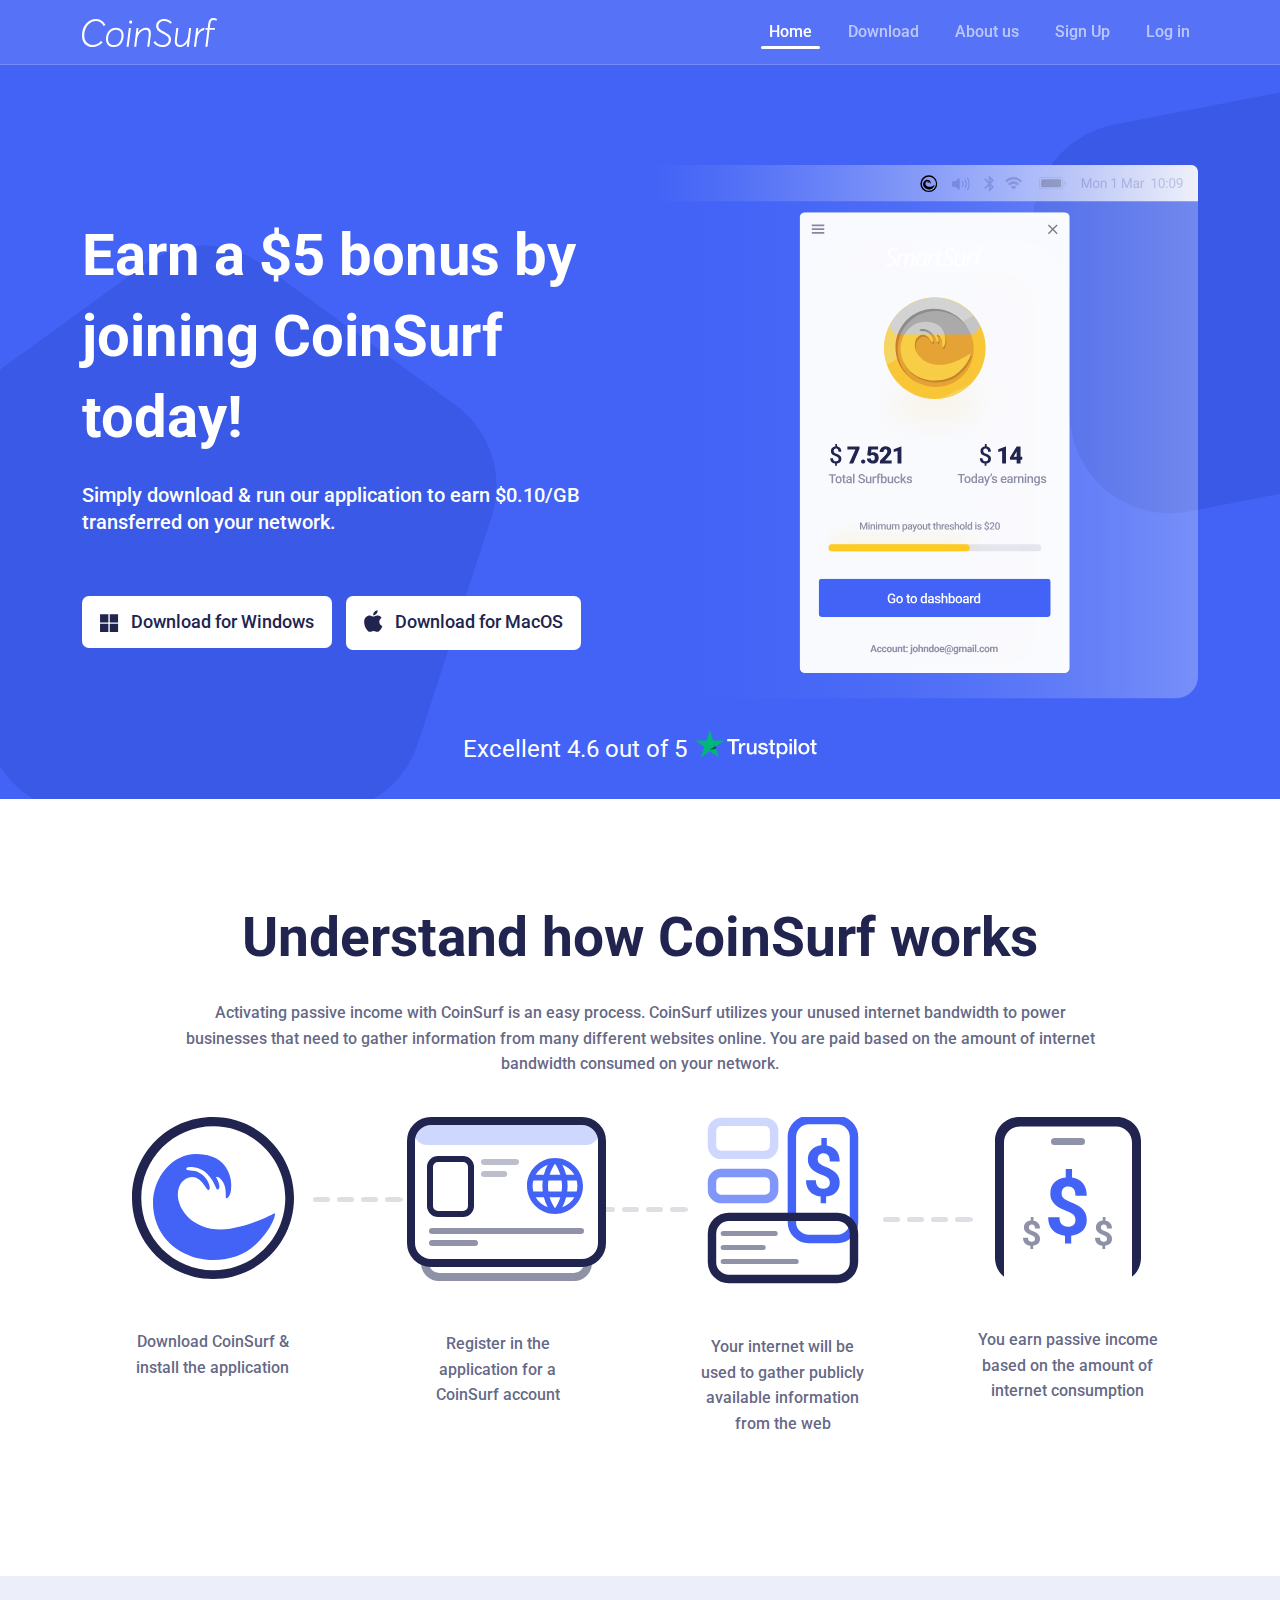
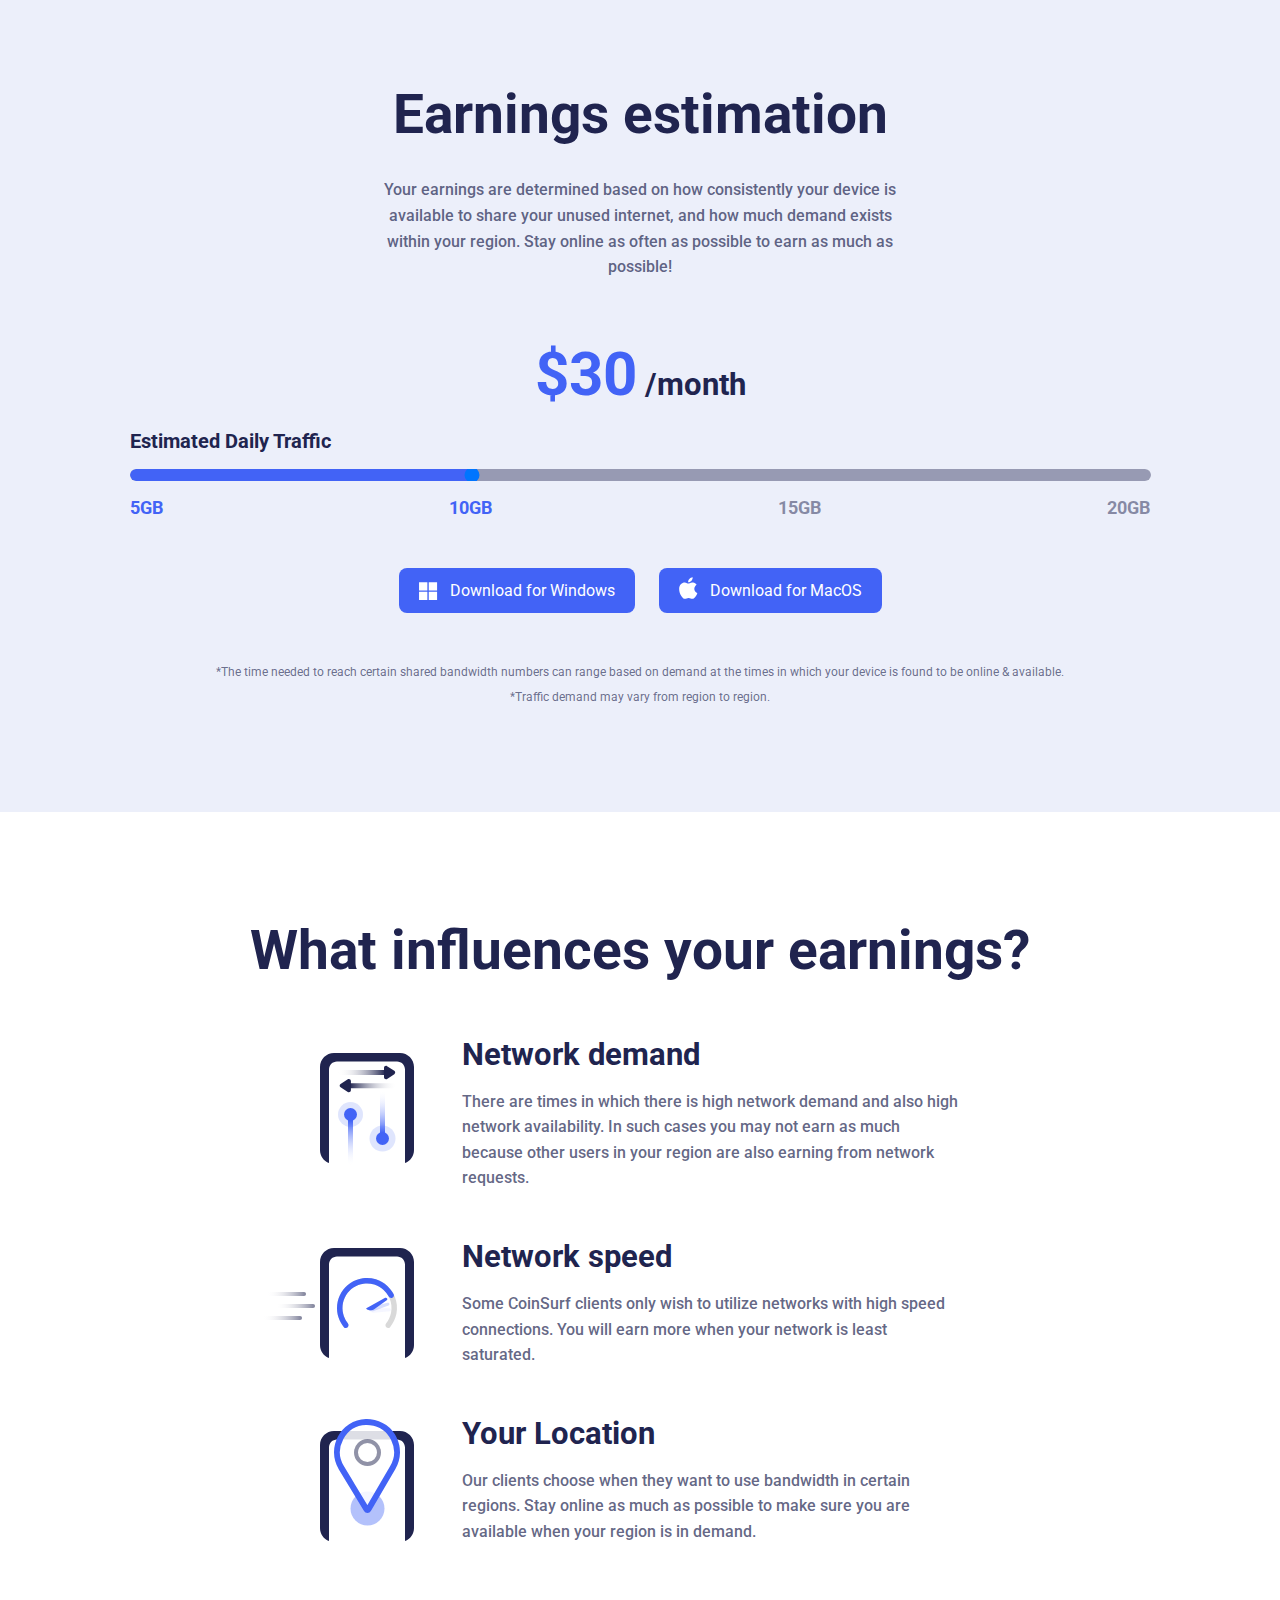
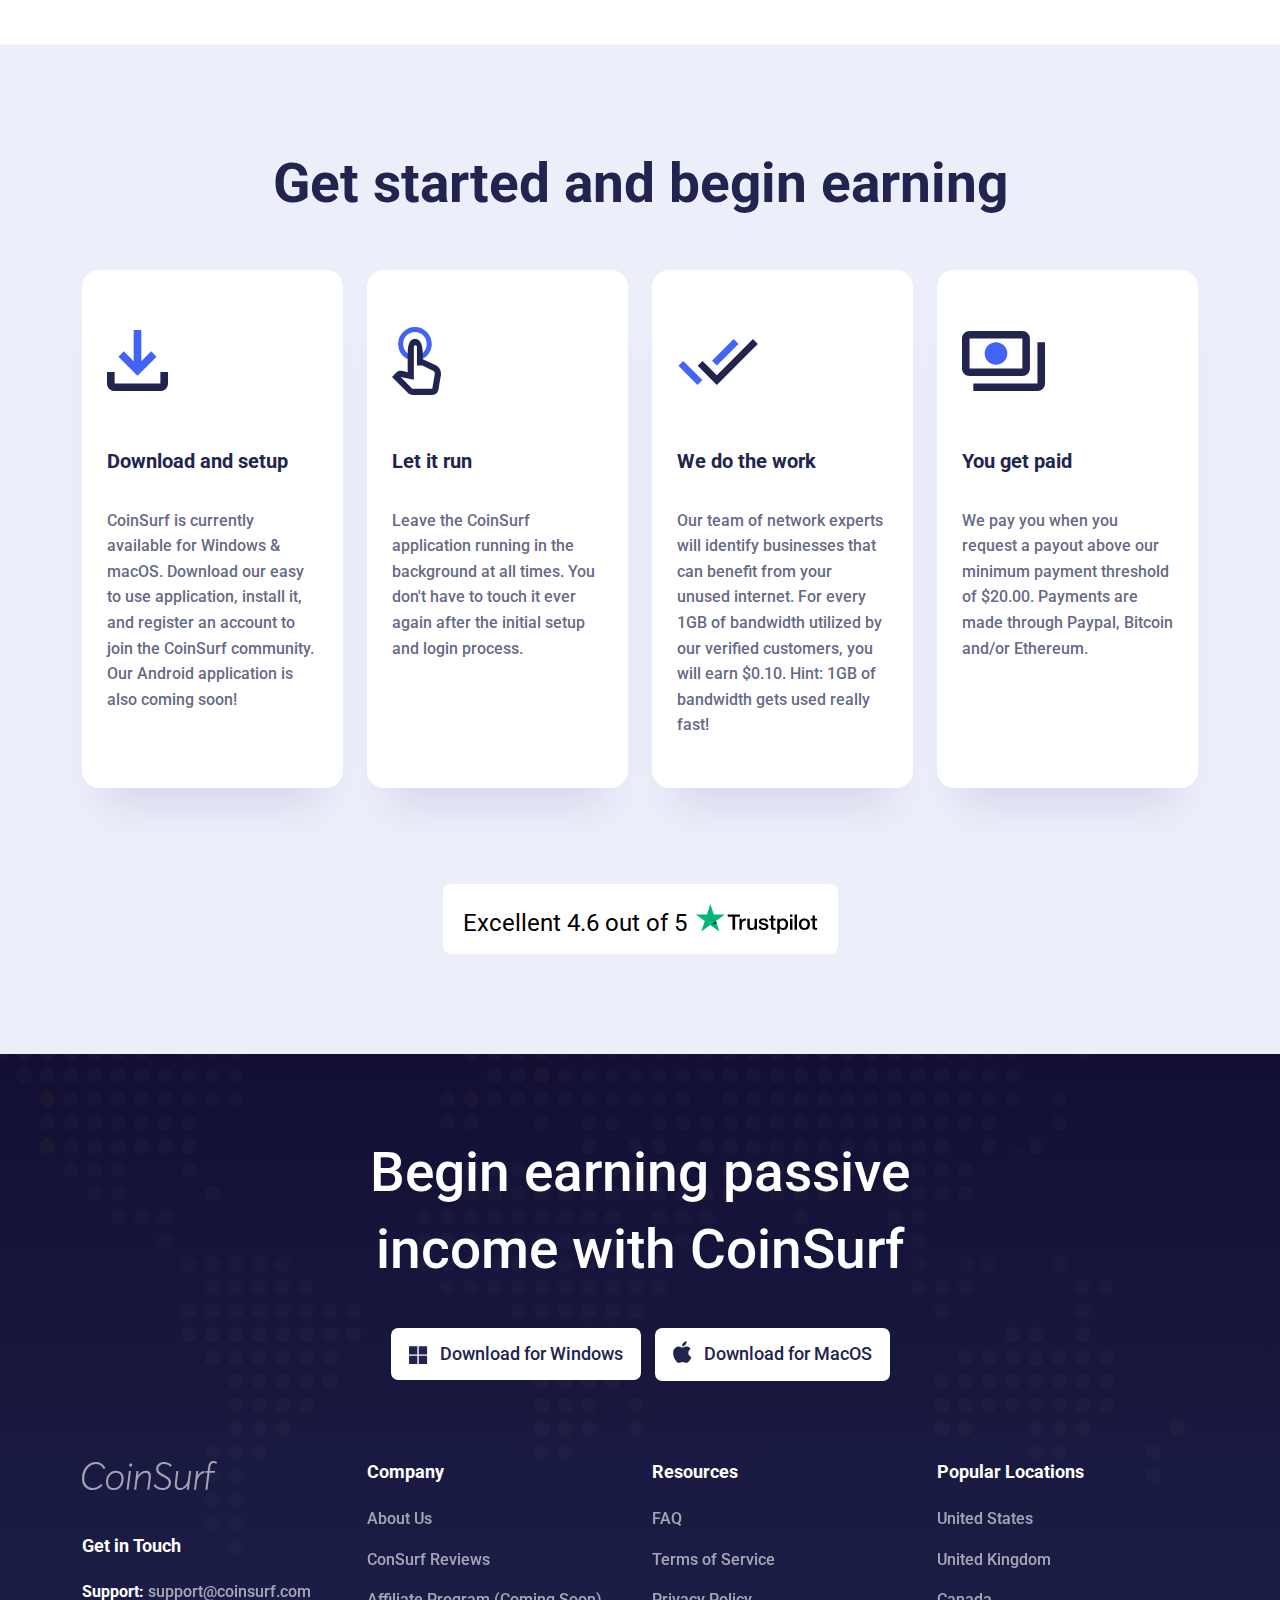
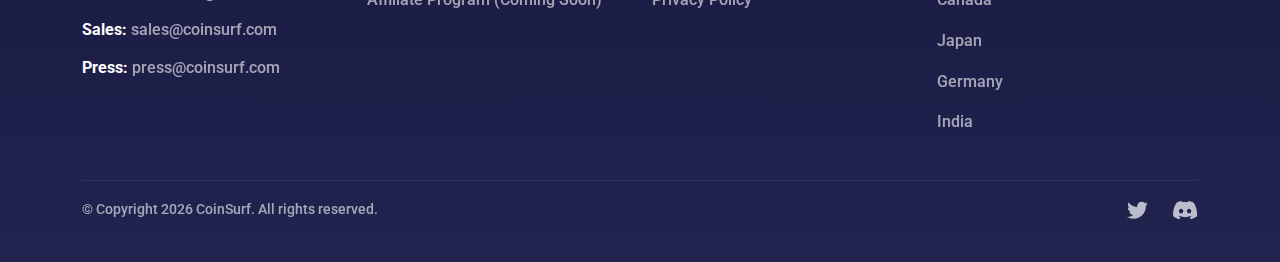
<file: index.html>
<!DOCTYPE html>
<html lang="en">
  <head>
    <meta charset="UTF-8" />
    <meta http-equiv="X-UA-Compatible" content="IE=edge" />
    <meta name="viewport" content="width=device-width, initial-scale=1.0" />
    <title>CoinSurf</title>

    <!-- Favicon -->
    <link rel="apple-touch-icon" sizes="180x180" href="favicon/apple-touch-icon.png" />
    <link rel="icon" type="image/png" sizes="32x32" href="favicon/favicon-32x32.png" />
    <link rel="icon" type="image/png" sizes="16x16" href="favicon/favicon-16x16.png" />
    <link rel="manifest" href="favicon/site.webmanifest" />
    <link rel="mask-icon" href="favicon/safari-pinned-tab.svg" color="#5bbad5" />
    <meta name="msapplication-TileColor" content="#da532c" />
    <meta name="theme-color" content="#ffffff" />

    <!-- Google Fonts -->
    <link rel="preconnect" href="https://fonts.googleapis.com" />
    <link rel="preconnect" href="https://fonts.gstatic.com" crossorigin />
    <link href="https://fonts.googleapis.com/css2?family=Roboto:wght@400;500;700&display=swap" rel="stylesheet" />

    <!-- CSS only -->
    <link rel="stylesheet" href="css/bootstrap.min.css" />
    <link rel="stylesheet" href="css/style.css" />

    <!-- Global site tag (gtag.js) - Google Analytics -->
    <script async src="https://www.googletagmanager.com/gtag/js?id=G-V6ZQ5G9GBY"></script>
    <script>
      window.dataLayer = window.dataLayer || [];
      function gtag() {
        dataLayer.push(arguments);
      }
      gtag("js", new Date());
      gtag("config", "G-V6ZQ5G9GBY");
    </script>
  </head>

  <body>
    <!-- Start Header -->
    <header class="homepage-header">
      <nav class="navbar navbar-expand-lg">
        <div class="container">
          <a href="/">
            <svg width="135" height="29" viewBox="0 0 135 29" fill="none" xmlns="http://www.w3.org/2000/svg">
              <path d="M20.6334 24.374C19.3568 25.7735 17.8458 26.9008 16.1003 27.756C14.3548 28.5853 12.5442 29 10.6684 29C7.46397 29 4.8848 27.9763 2.93088 25.929C0.976959 23.8557 0 21.0049 0 17.3767C0 12.9191 1.32866 9.08356 3.98599 5.86997C6.64332 2.63047 9.99104 1.01072 14.0291 1.01072C17.9109 1.01072 21.0763 2.96738 23.5252 6.8807L21.6494 8.12467C19.7215 4.75559 17.1684 3.07105 13.9901 3.07105C11.7235 3.07105 9.67841 3.75782 7.85475 5.13137C6.03109 6.479 4.6373 8.24129 3.67337 10.4182C2.70943 12.5693 2.22747 14.8758 2.22747 17.3378C2.22747 20.2922 2.98298 22.6376 4.49401 24.374C6.03109 26.0844 8.1283 26.9397 10.7856 26.9397C12.2185 26.9397 13.6644 26.6028 15.1233 25.929C16.5823 25.2292 17.8718 24.2574 18.9921 23.0134L20.6334 24.374Z" fill="white" />
              <path d="M33.913 9.75737C36.2577 9.75737 38.1205 10.4312 39.5012 11.7788C40.908 13.1265 41.6115 15.0183 41.6115 17.4544C41.6115 20.7458 40.7127 23.4928 38.915 25.6957C37.1174 27.8986 34.7206 29 31.7246 29C29.3539 29 27.4651 28.3132 26.0583 26.9397C24.6775 25.5402 23.9871 23.5965 23.9871 21.1086C23.9871 17.9727 24.8989 15.3034 26.7226 13.1005C28.5463 10.8718 30.9431 9.75737 33.913 9.75737ZM33.8349 11.6622C31.5944 11.6622 29.7316 12.5563 28.2467 14.3445C26.7877 16.1327 26.0583 18.3226 26.0583 20.9142C26.0583 22.832 26.5663 24.3481 27.5823 25.4625C28.6244 26.5509 30.0182 27.0952 31.7637 27.0952C34.0303 27.0952 35.88 26.2011 37.3128 24.4129C38.7718 22.6247 39.5012 20.3441 39.5012 17.571C39.5012 15.6273 38.9802 14.1631 37.9381 13.1783C36.896 12.1676 35.5283 11.6622 33.8349 11.6622Z" fill="white" />
              <path d="M47.5844 3.07105C47.897 2.76005 48.2747 2.60456 48.7176 2.60456C49.1605 2.60456 49.5252 2.7471 49.8118 3.03217C50.0984 3.31725 50.2417 3.68007 50.2417 4.12064C50.2417 4.56122 50.0854 4.937 49.7727 5.24799C49.4862 5.55898 49.1084 5.71448 48.6395 5.71448C48.2226 5.71448 47.8709 5.57194 47.5844 5.28686C47.2978 5.00179 47.1545 4.63896 47.1545 4.19839C47.1545 3.7319 47.2978 3.35612 47.5844 3.07105ZM46.8809 9.95174H48.913L46.6074 28.8056H44.5753L46.8809 9.95174Z" fill="white" />
              <path d="M64.0544 9.75737C67.8841 9.75737 69.4472 12.3231 68.7438 17.4544L67.2588 28.8056H65.2267L66.7117 17.571C67.2327 13.6318 66.1776 11.6622 63.5464 11.6622C61.8269 11.6622 60.1205 12.5174 58.4271 14.2279C56.7337 15.9383 55.6656 17.9857 55.2227 20.37L54.2066 28.8056H52.1746L54.4802 9.95174H56.5123L55.9652 14.5777H56.0042C57.0463 13.0746 58.2838 11.8954 59.7167 11.0402C61.1496 10.185 62.5955 9.75737 64.0544 9.75737Z" fill="white" />
              <path d="M81.7889 13.6059C81.9453 13.6836 82.1797 13.8132 82.4924 13.9946C83.4042 14.487 84.0816 14.8758 84.5244 15.1609C84.9673 15.42 85.5274 15.7958 86.2048 16.2882C86.9082 16.7806 87.4162 17.2341 87.7289 17.6488C88.0675 18.0634 88.3671 18.5818 88.6277 19.2038C88.8882 19.8257 89.0184 20.4736 89.0184 21.1475C89.0184 23.5576 88.1978 25.4754 86.5565 26.9008C84.9413 28.3003 82.8571 29 80.304 29C78.5585 29 76.8911 28.6113 75.3019 27.8338C73.7128 27.0563 72.4362 25.9549 71.4723 24.5295L73.1526 23.0134C73.9603 24.3092 74.9893 25.294 76.2398 25.9678C77.4903 26.6157 78.819 26.9397 80.2258 26.9397C82.1276 26.9397 83.6908 26.4343 84.9152 25.4236C86.1397 24.387 86.7519 23.0393 86.7519 21.3807C86.7519 20.7846 86.6216 20.2404 86.3611 19.748C86.1006 19.2297 85.6968 18.7632 85.1497 18.3485C84.6286 17.908 84.0946 17.5192 83.5475 17.1823C83.0004 16.8454 82.31 16.4567 81.4763 16.0161C81.1898 15.8606 80.9683 15.744 80.812 15.6662C79.822 15.122 79.1577 14.7592 78.819 14.5777C78.5064 14.3704 77.9462 13.9817 77.1386 13.4115C76.3571 12.8414 75.81 12.349 75.4973 11.9343C75.1847 11.5197 74.8721 10.9884 74.5595 10.3405C74.2729 9.66667 74.1296 8.95398 74.1296 8.20241C74.1296 6.05139 74.8981 4.31501 76.4352 2.9933C77.9983 1.67158 80.0044 1.01072 82.4533 1.01072C83.8601 1.01072 85.2279 1.30876 86.5565 1.90483C87.9112 2.50089 89.0445 3.33021 89.9563 4.39276L88.315 5.86997C86.804 4.00402 84.798 3.07105 82.297 3.07105C80.6036 3.07105 79.1837 3.52458 78.0374 4.43164C76.9172 5.3387 76.3701 6.50492 76.3961 7.9303C76.3961 8.5782 76.5134 9.17426 76.7478 9.7185C77.0084 10.2368 77.4512 10.7422 78.0765 11.2346C78.7018 11.727 79.2228 12.1157 79.6396 12.4008C80.0825 12.66 80.799 13.0617 81.7889 13.6059Z" fill="white" />
              <path d="M107.107 9.95174H109.139L106.833 28.8056H104.801L105.348 24.4129H105.231C104.319 25.8123 103.225 26.9267 101.948 27.756C100.672 28.5853 99.343 29 97.9622 29C93.9762 29 92.2959 26.4473 92.9211 21.3418L94.3279 9.95174H96.36L94.9923 21.2252C94.7057 23.4021 94.862 24.9312 95.4612 25.8123C96.0865 26.6676 97.0764 27.0952 98.4312 27.0952C100.046 27.0952 101.623 26.2399 103.16 24.5295C104.723 22.819 105.687 20.7976 106.051 18.4651L107.107 9.95174Z" fill="white" />
              <path d="M115.909 14.3056C117.55 11.7659 119.725 10.2498 122.435 9.75737L122.122 12.1676C120.325 12.349 118.787 13.1783 117.511 14.6555C116.26 16.1068 115.453 17.9727 115.088 20.2534L114.033 28.8056H112.001L114.306 9.95174H116.339L115.791 14.3056H115.909Z" fill="white" />
              <path d="M134.414 2.8378C133.632 2.21582 132.668 1.90483 131.522 1.90483C129.672 1.90483 128.578 3.31725 128.239 6.14209L127.771 9.95174H133.007L132.812 11.7399H127.536L125.465 28.8056H123.394L125.504 11.7399H123.316L123.511 9.95174H125.738L126.246 5.71448C126.689 1.90483 128.383 0 131.327 0C132.76 0 133.984 0.336908 135 1.01072L134.414 2.8378Z" fill="white" />
            </svg>
          </a>
          <div class="collapse navbar-collapse" id="navbarSupportedContent">
            <ul class="navbar-nav ms-auto mb-2 mb-lg-0">
              <li class="nav-item">
                <a class="nav-link active" aria-current="page" href="/">Home</a>
              </li>
              <li class="nav-item">
                <a class="nav-link" href="/download.html">Download</a>
              </li>
              <li class="nav-item">
                <a class="nav-link about-us-link" href="/about-us.html">About us</a>
              </li>
              <li class="nav-item">
                <a class="nav-link signup-link" href="/signup-windows.html">Sign Up</a>
              </li>
              <li class="nav-item">
                <a class="nav-link login-link" href="/login.html">Log in</a>
              </li>
            </ul>
          </div>
          <div class="d-flex align-items-center">
            <button class="menu-toggle m-2 d-lg-none" type="button" data-bs-toggle="collapse" data-bs-target="#navbarSupportedContent" aria-controls="navbarSupportedContent" aria-expanded="false" aria-label="Toggle navigation"></button>
          </div>
        </div>
      </nav>

      <div class="hero-image text-white text-center text-md-start">
        <div class="container position-relative">
          <div class="row align-items-center">
            <div class="col-md-7 col-xl-6">
              <div class="text">
                <h1 class="mb-4">Earn a $5 bonus by joining CoinSurf today!</h1>
                <p class="pe-xl-5">Simply download & run our application to earn $0.10/GB transferred on your network.</p>
                <div class="image d-md-none my-4 my-md-0">
                  <img width="636" height="622" class="img-fluid" src="imgs/homepage/hero-image.svg" alt="make money" />
                </div>
                <div class="btns">
                  <a href="/CoinSurf-Setup.exe" download>
                    <svg class="me-2" width="19" height="19" viewBox="0 0 19 19" fill="none" xmlns="http://www.w3.org/2000/svg">
                      <path fill-rule="evenodd" clip-rule="evenodd" d="M8.37122 0.137939H0.043457V8.4138H8.37122V0.137939ZM18.0869 0.137939H9.75918V8.4138H18.0869V0.137939ZM9.75918 9.79311H18.0869V18.069H9.75918V9.79311ZM8.37122 9.79311H0.043457V18.069H8.37122V9.79311Z" fill="#20244F" />
                    </svg>
                    <span>Download for Windows</span>
                  </a>
                  <a href="/CoinSurf-Setup.dmg" download>
                    <svg class="me-2" style="position: relative; top: -3px" width="19" height="22" viewBox="0 0 19 22" fill="none" xmlns="http://www.w3.org/2000/svg">
                      <path fill-rule="evenodd" clip-rule="evenodd" d="M13.687 0.777266C13.687 1.87906 13.1965 2.98085 12.5032 3.77492C11.7675 4.65506 10.4945 5.30925 9.48231 5.30925C9.36638 5.30925 9.25045 5.29419 9.17911 5.28128C9.16573 5.22748 9.13675 5.05963 9.13675 4.89177C9.13675 3.77492 9.72978 2.67313 10.3652 1.9759C11.1744 1.06993 12.5166 0.385613 13.6447 0.344727C13.6736 0.469539 13.687 0.624479 13.687 0.777266ZM17.6645 7.71692C17.6922 7.69937 17.7112 7.68733 17.7201 7.68069C16.2174 5.60191 13.9345 5.54596 13.2991 5.54596C12.3271 5.54596 11.4569 5.87873 10.7257 6.15838C10.1957 6.36107 9.73865 6.53586 9.36861 6.53586C8.95959 6.53586 8.49132 6.35333 7.9688 6.14967C7.30936 5.89263 6.56351 5.60191 5.74132 5.60191C2.96791 5.60191 0.149902 7.82056 0.149902 12.0039C0.149902 14.6121 1.19105 17.3601 2.47966 19.129C3.59215 20.6354 4.55972 21.862 5.94643 21.862C6.60394 21.862 7.08603 21.6646 7.59303 21.457C8.1553 21.2268 8.74822 20.984 9.64506 20.984C10.5515 20.984 11.0931 21.212 11.6153 21.4319C12.1013 21.6365 12.5705 21.834 13.3013 21.834C14.8173 21.834 15.8139 20.5105 16.7681 19.185C17.8382 17.6786 18.2863 16.2002 18.2997 16.1314C18.2128 16.1034 15.3078 14.9736 15.3078 11.7801C15.3078 9.20865 17.2882 7.95509 17.6645 7.71692Z" fill="#20244F" />
                    </svg>
                    <span>Download for MacOS</span>
                  </a>
                </div>
              </div>
            </div>
            <div class="col-md-5 col-xl-6">
              <div class="image d-none d-md-block">
                <img width="636" height="622" class="img-fluid" src="imgs/homepage/hero-image.svg" alt="make money" />
              </div>
            </div>
          </div>
          <div class="trustpilot-reviews text-center">
            <a href="https://www.trustpilot.com/review/coinsurf.com" target="_blank" class="d-flex align-items-end justify-content-center">
              <span>Excellent 4.6 out of 5 </span>
              <img width="123" height="129" class="img-fluid" src="imgs/homepage/trustpilot.svg" alt="trustpilot reviews" />
            </a>
          </div>
          <div class="shapes">
            <div class="shape1">
              <svg width="429" height="429" viewBox="0 0 429 429" fill="none" xmlns="http://www.w3.org/2000/svg">
                <path fill-rule="evenodd" clip-rule="evenodd" d="M2.81613 157.05C-7.72196 102.836 27.6842 50.3442 81.898 39.8061L272.195 2.81614C326.408 -7.72195 378.9 27.6842 389.438 81.898L426.428 272.195C436.966 326.408 401.56 378.9 347.346 389.438L157.05 426.428C102.836 436.966 50.3442 401.56 39.8061 347.346L2.81613 157.05Z" fill="#3959E6" />
              </svg>
            </div>
            <div class="shape2">
              <svg width="587" height="568" viewBox="0 0 587 568" fill="none" xmlns="http://www.w3.org/2000/svg">
                <path fill-rule="evenodd" clip-rule="evenodd" d="M234.722 19.705C269.77 -5.75936 317.23 -5.75931 352.279 19.7051L545.242 159.901C580.29 185.365 594.956 230.502 581.569 271.704L507.863 498.546C494.476 539.748 456.08 567.644 412.758 567.644H174.242C130.92 567.644 92.5241 539.748 79.1367 498.546L5.43142 271.704C-7.95601 230.502 6.70983 185.365 41.7586 159.901L234.722 19.705Z" fill="#3959E6" />
              </svg>
            </div>
          </div>
        </div>
      </div>
    </header>

    <!-- How It Works -->
    <section class="section how-it-works text-center">
      <div class="container">
        <div class="row">
          <div class="col-xl-10 m-auto">
            <h2 class="section-title mb-4">Understand how CoinSurf works</h2>
            <p class="section-text">Activating passive income with CoinSurf is an easy process. CoinSurf utilizes your unused internet bandwidth to power businesses that need to gather information from many different websites online. You are paid based on the amount of internet bandwidth consumed on your network.</p>
          </div>
        </div>
        <div class="row">
          <div class="col-md-6 col-lg-3">
            <div class="step">
              <svg width="162" height="162" viewBox="0 0 162 162" fill="none" xmlns="http://www.w3.org/2000/svg">
                <path fill-rule="evenodd" clip-rule="evenodd" d="M80.9992 162C125.734 162 162 125.735 162 81C162 36.2639 125.734 0 80.9992 0C36.2626 0 0 36.2639 0 81C0 125.735 36.2626 162 80.9992 162ZM81.2824 153.282C121.05 153.282 153.282 121.048 153.282 81.2833C153.282 41.5184 121.05 9.28241 81.2824 9.28241C41.5152 9.28241 9.28265 41.5184 9.28265 81.2833C9.28265 121.048 41.5152 153.282 81.2824 153.282Z" fill="#20244F" />
                <path fill-rule="evenodd" clip-rule="evenodd" d="M65.0933 37.0156C81.3891 37.4957 89.5415 43.607 93.805 50.1605C99.5065 58.9234 99.7101 67.2486 98.8957 73.6021C98.0122 80.4975 93.9656 83.068 93.805 79.9555C93.6015 76.0118 94.4159 69.2209 89.7321 63.3049C86.0948 58.7102 83.8042 59.6708 84.2341 60.4572C90.954 72.7258 85.0746 73.5764 84.4379 71.8496C75.0713 46.436 56.5107 49.8099 55.3191 50.3795C53.4865 51.2558 53.69 53.4465 58.5771 53.4465C73.4641 53.4465 80.3446 70.5391 76.9041 72.9448C73.8496 73.3831 72.4241 64.4006 64.0756 60.6762C58.8729 58.3555 49.8214 61.1144 46.7666 70.9728C41.198 88.9474 60.6078 117.284 98.0813 111.722C119.827 108.495 141.943 96.5663 142.074 96.4827C144.775 94.7639 141.443 106.195 133.72 116.261C130.376 120.621 127.322 124.018 123.359 127.792C96.7892 153.095 40.8678 147.231 24.9848 107.139C11.1779 72.2872 35.3638 36.1391 65.0933 37.0156Z" fill="#4263F6" />
              </svg>
              <p>Download CoinSurf & install the application</p>
            </div>
          </div>
          <div class="col-md-6 col-lg-3">
            <div class="step">
              <svg width="199" height="164" viewBox="0 0 199 164" fill="none" xmlns="http://www.w3.org/2000/svg">
                <path fill-rule="evenodd" clip-rule="evenodd" d="M7 14C7 6.8203 12.8203 1 20 1H179C186.18 1 192 6.8203 192 14V15C192 22.1797 186.18 28 179 28H20C12.8203 28 7 22.1797 7 15V14Z" fill="#4263F6" fill-opacity="0.257973" />
                <rect x="4" y="4" width="191" height="142" rx="20" stroke="#20244F" stroke-width="8" />
                <path opacity="0.500742" d="M18 146H181V146C181 153.732 174.732 160 167 160H32C24.268 160 18 153.732 18 146V146Z" stroke="#20244F" stroke-width="8" />
                <rect x="23" y="42" width="41" height="55" rx="8" stroke="#20244F" stroke-width="6" />
                <path fill-rule="evenodd" clip-rule="evenodd" d="M120 69C120 53.544 132.516 41 147.972 41C163.456 41 176 53.544 176 69C176 84.456 163.456 97 147.972 97C132.516 97 120 84.456 120 69ZM159.116 57.8H167.376C164.688 53.18 160.404 49.596 155.252 47.832C156.932 50.94 158.22 54.3 159.116 57.8ZM148 46.712C150.324 50.072 152.144 53.796 153.348 57.8H142.652C143.856 53.796 145.676 50.072 148 46.712ZM125.6 69C125.6 70.932 125.88 72.808 126.328 74.6H135.792C135.568 72.752 135.4 70.904 135.4 69C135.4 67.096 135.568 65.248 135.792 63.4H126.328C125.88 65.192 125.6 67.068 125.6 69ZM128.624 80.2H136.884C137.78 83.7 139.068 87.06 140.748 90.168C135.596 88.404 131.312 84.848 128.624 80.2ZM128.624 57.8H136.884C137.78 54.3 139.068 50.94 140.748 47.832C135.596 49.596 131.312 53.152 128.624 57.8ZM148 91.288C145.676 87.928 143.856 84.204 142.652 80.2H153.348C152.144 84.204 150.324 87.928 148 91.288ZM141 69C141 70.904 141.196 72.752 141.448 74.6H154.552C154.804 72.752 155 70.904 155 69C155 67.096 154.804 65.22 154.552 63.4H141.448C141.196 65.22 141 67.096 141 69ZM155.252 90.168C156.932 87.06 158.22 83.7 159.116 80.2H167.376C164.688 84.82 160.404 88.404 155.252 90.168ZM160.6 69C160.6 70.904 160.432 72.752 160.208 74.6H169.672C170.12 72.808 170.4 70.932 170.4 69C170.4 67.068 170.12 65.192 169.672 63.4H160.208C160.432 65.248 160.6 67.096 160.6 69Z" fill="#4263F6" />
                <rect opacity="0.498594" x="22" y="111" width="155" height="6" rx="3" fill="#20244F" />
                <rect opacity="0.498594" x="22" y="123" width="49" height="6" rx="3" fill="#20244F" />
                <rect opacity="0.298029" x="74" y="42" width="38" height="6" rx="3" fill="#20244F" />
                <rect opacity="0.298029" x="74" y="54" width="26.1778" height="6" rx="3" fill="#20244F" />
              </svg>
              <p>Register in the application for a CoinSurf account</p>
            </div>
          </div>
          <div class="col-md-6 col-lg-3">
            <div class="step">
              <svg width="152" height="167" viewBox="0 0 152 167" fill="none" xmlns="http://www.w3.org/2000/svg">
                <rect opacity="0.259585" x="5" y="4.84766" width="62.125" height="33" rx="9" stroke="#4263F6" stroke-width="8.42384" />
                <rect opacity="0.673224" x="5" y="55.9735" width="62.125" height="26" rx="9" stroke="#4263F6" stroke-width="8.42384" />
                <rect x="84.875" y="3" width="62.125" height="118.987" rx="16.8477" stroke="#4263F6" stroke-width="8.42384" />
                <rect x="5" y="99.8741" width="142" height="62.1258" rx="16.8477" stroke="#20244F" stroke-width="8.42384" />
                <rect x="13.696" y="114" width="57" height="5" rx="2.5" fill="#9092A7" />
                <rect x="13.696" y="128" width="45" height="5" rx="2.5" fill="#9092A7" />
                <rect x="13.696" y="142" width="78" height="5" rx="2.5" fill="#9092A7" />
                <path d="M122.816 65.7287C122.816 63.8523 122.298 62.3592 121.263 61.2494C120.227 60.1396 118.469 59.1156 115.989 58.1774C113.508 57.2392 111.368 56.3067 109.57 55.3799C107.772 54.4532 106.231 53.3891 104.945 52.1878C103.659 50.9864 102.657 49.5734 101.94 47.9487C101.224 46.324 100.865 44.3904 100.865 42.1479C100.865 38.2807 102.094 35.1114 104.552 32.6401C107.01 30.1688 110.276 28.7271 114.35 28.3152V20.9698H119.812V28.4182C123.84 28.9903 126.993 30.6779 129.268 33.481C131.544 36.2842 132.682 39.9168 132.682 44.379H122.816C122.816 41.6331 122.253 39.5793 121.126 38.2178C120 36.8563 118.492 36.1755 116.603 36.1755C114.737 36.1755 113.292 36.7075 112.267 37.7716C111.243 38.8356 110.731 40.3059 110.731 42.1822C110.731 43.9213 111.232 45.3172 112.233 46.3698C113.235 47.4224 115.095 48.4979 117.815 49.5963C120.535 50.6947 122.771 51.7301 124.523 52.7026C126.276 53.6752 127.755 54.7735 128.961 55.9978C130.167 57.222 131.089 58.6179 131.726 60.1853C132.364 61.7528 132.682 63.5777 132.682 65.6601C132.682 69.5501 131.476 72.708 129.064 75.1336C126.651 77.5591 123.328 78.9893 119.095 79.4241V86.2546H113.667V79.4584C109.001 78.955 105.388 77.2903 102.828 74.4642C100.268 71.6382 98.9874 67.8797 98.9874 63.1887H108.854C108.854 65.9118 109.496 67.9998 110.782 69.4529C112.068 70.9059 113.917 71.6325 116.33 71.6325C118.333 71.6325 119.914 71.1004 121.075 70.0364C122.236 68.9723 122.816 67.5364 122.816 65.7287Z" fill="#4263F6" />
              </svg>
              <p>Your internet will be used to gather publicly available information from the web</p>
            </div>
          </div>
          <div class="col-md-6 col-lg-3">
            <div class="step last">
              <svg width="146" height="160" viewBox="0 0 146 160" fill="none" xmlns="http://www.w3.org/2000/svg">
                <path fill-rule="evenodd" clip-rule="evenodd" d="M0 24C0 10.7452 10.7452 0 24 0H122C135.255 0 146 10.7452 146 24V141C146 148.602 142.465 155.379 136.95 159.776C136.983 159.355 137 158.93 137 158.5V25.5C137 16.6634 129.837 9.5 121 9.5H25C16.1634 9.5 9 16.6634 9 25.5V158.5C9 158.93 9.01693 159.355 9.05016 159.776C3.53464 155.379 0 148.602 0 141V24Z" fill="#20244F" />
                <path d="M80.4634 103.031C80.4634 100.894 79.8707 99.1943 78.6851 97.9306C77.4996 96.6668 75.4868 95.5008 72.6467 94.4326C69.8066 93.3643 67.3573 92.3025 65.2989 91.2472C63.2405 90.192 61.4752 88.9804 60.0031 87.6124C58.5309 86.2445 57.3845 84.6356 56.5637 82.7856C55.743 80.9356 55.3326 78.7339 55.3326 76.1805C55.3326 71.777 56.7396 68.1683 59.5536 65.3543C62.3677 62.5402 66.1067 60.8987 70.7707 60.4297V52.0658H77.0241V60.547C81.6359 61.1984 85.2447 63.12 87.8503 66.3118C90.4558 69.5037 91.7586 73.64 91.7586 78.7209H80.4634C80.4634 75.5942 79.8185 73.2557 78.5288 71.7054C77.239 70.155 75.5128 69.3799 73.3502 69.3799C71.2136 69.3799 69.5591 69.9857 68.3866 71.1973C67.214 72.4089 66.6278 74.083 66.6278 76.2195C66.6278 78.1998 67.201 79.7892 68.3475 80.9878C69.4939 82.1863 71.624 83.4109 74.7377 84.6616C77.8513 85.9123 80.4113 87.0913 82.4176 88.1987C84.4239 89.3061 86.1175 90.5568 87.4985 91.9507C88.8795 93.3447 89.9347 94.9341 90.6643 96.719C91.3938 98.5038 91.7586 100.582 91.7586 102.953C91.7586 107.382 90.3777 110.978 87.6157 113.74C84.8538 116.502 81.0497 118.13 76.2033 118.625V126.403H69.989V118.664C64.6475 118.091 60.5112 116.196 57.5799 112.978C54.6486 109.76 53.183 105.48 53.183 100.139H64.4782C64.4782 103.239 65.2143 105.617 66.6864 107.272C68.1586 108.926 70.2756 109.753 73.0375 109.753C75.3304 109.753 77.1413 109.148 78.4702 107.936C79.799 106.724 80.4634 105.089 80.4634 103.031Z" fill="#4263F6" />
                <path opacity="0.500952" d="M112.022 121.939C112.022 121.019 111.761 120.287 111.239 119.743C110.716 119.199 109.829 118.698 108.578 118.238C107.326 117.778 106.247 117.321 105.339 116.866C104.432 116.412 103.654 115.891 103.006 115.302C102.357 114.713 101.852 114.02 101.49 113.224C101.128 112.428 100.947 111.48 100.947 110.381C100.947 108.485 101.567 106.932 102.807 105.72C104.048 104.509 105.695 103.802 107.751 103.6V100H110.507V103.651C112.539 103.931 114.129 104.758 115.278 106.132C116.426 107.506 117 109.287 117 111.474H112.022C112.022 110.128 111.738 109.122 111.17 108.454C110.601 107.787 109.841 107.453 108.888 107.453C107.946 107.453 107.217 107.714 106.7 108.236C106.183 108.757 105.925 109.478 105.925 110.397C105.925 111.25 106.178 111.934 106.683 112.45C107.188 112.966 108.127 113.493 109.499 114.032C110.871 114.57 111.999 115.077 112.883 115.554C113.768 116.031 114.514 116.569 115.123 117.169C115.731 117.769 116.196 118.454 116.518 119.222C116.839 119.99 117 120.885 117 121.905C117 123.812 116.391 125.36 115.174 126.549C113.957 127.738 112.281 128.439 110.145 128.652V132H107.406V128.669C105.052 128.422 103.229 127.606 101.938 126.221C100.646 124.836 100 122.993 100 120.694H104.978C104.978 122.029 105.302 123.052 105.951 123.764C106.6 124.477 107.533 124.833 108.75 124.833C109.76 124.833 110.558 124.572 111.144 124.05C111.729 123.529 112.022 122.825 112.022 121.939Z" fill="#20244F" />
                <path opacity="0.500952" d="M40.0223 121.939C40.0223 121.019 39.7611 120.287 39.2386 119.743C38.7161 119.199 37.8291 118.698 36.5775 118.238C35.3259 117.778 34.2465 117.321 33.3394 116.866C32.4323 116.412 31.6543 115.891 31.0056 115.302C30.3568 114.713 29.8516 114.02 29.4899 113.224C29.1282 112.428 28.9473 111.48 28.9473 110.381C28.9473 108.485 29.5674 106.932 30.8075 105.72C32.0476 104.509 33.6954 103.802 35.7508 103.6V100H38.5066V103.651C40.539 103.931 42.1293 104.758 43.2776 106.132C44.4259 107.506 45 109.287 45 111.474H40.0223C40.0223 110.128 39.7381 109.122 39.1697 108.454C38.6013 107.787 37.8406 107.453 36.8875 107.453C35.946 107.453 35.2168 107.714 34.7001 108.236C34.1834 108.757 33.925 109.478 33.925 110.397C33.925 111.25 34.1776 111.934 34.6829 112.45C35.1881 112.966 36.1268 113.493 37.499 114.032C38.8712 114.57 39.9993 115.077 40.8835 115.554C41.7676 116.031 42.514 116.569 43.1226 117.169C43.7312 117.769 44.1962 118.454 44.5177 119.222C44.8392 119.99 45 120.885 45 121.905C45 123.812 44.3914 125.36 43.1743 126.549C41.9571 127.738 40.2806 128.439 38.1449 128.652V132H35.4063V128.669C33.0523 128.422 31.2295 127.606 29.9377 126.221C28.6459 124.836 28 122.993 28 120.694H32.9777C32.9777 122.029 33.3021 123.052 33.9509 123.764C34.5996 124.477 35.5326 124.833 36.7497 124.833C37.7602 124.833 38.5583 124.572 39.1439 124.05C39.7295 123.529 40.0223 122.825 40.0223 121.939Z" fill="#20244F" />
                <rect opacity="0.497093" x="56" y="21" width="34" height="7" rx="3.5" fill="#20244F" />
              </svg>
              <p>You earn passive income based on the amount of internet consumption</p>
            </div>
          </div>
        </div>
      </div>
    </section>

    <!-- Earning Estimation -->
    <section class="section earning-estimation text-center">
      <div class="container">
        <div class="row">
          <div class="col-lg-6 m-auto">
            <h2 class="section-title mb-4">Earnings estimation</h2>
            <p class="section-text">Your earnings are determined based on how consistently your device is available to share your unused internet, and how much demand exists within your region. Stay online as often as possible to earn as much as possible!</p>
          </div>
        </div>
        <div class="row">
          <div class="col-xl-11 m-auto">
            <div class="price">
              <span class="price-value">$<output id="rangevalue">30</output></span> /month
            </div>
            <div class="traffic">
              <h4 class="text-start mb-3">Estimated Daily Traffic</h4>
              <div class="progress traffic-amount">
                <input type="range" value="10" min="5" max="20" oninput="rangevalue.value=(value*.1*30).toFixed(0)" id="length" />
              </div>

              <div class="traffic-values d-flex justify-content-between align-items-center mt-2 mt-lg-3">
                <span class="cloud-color">5GB</span>
                <span class="cloud-color">10GB</span>
                <span>15GB</span>
                <span>20GB</span>
              </div>
            </div>

            <div class="app-btns">
              <a href="/CoinSurf-Setup.exe" download>
                <svg class="me-2" width="19" height="19" viewBox="0 0 19 19" fill="none" xmlns="http://www.w3.org/2000/svg">
                  <path fill-rule="evenodd" clip-rule="evenodd" d="M8.37122 0.137939H0.043457V8.4138H8.37122V0.137939ZM18.0869 0.137939H9.75918V8.4138H18.0869V0.137939ZM9.75918 9.79311H18.0869V18.069H9.75918V9.79311ZM8.37122 9.79311H0.043457V18.069H8.37122V9.79311Z" fill="#fff" />
                </svg>
                <span>Download for Windows</span>
              </a>
              <a href="/CoinSurf-Setup.dmg" download>
                <svg class="me-2" style="position: relative; top: -3px" width="19" height="22" viewBox="0 0 19 22" fill="none" xmlns="http://www.w3.org/2000/svg">
                  <path fill-rule="evenodd" clip-rule="evenodd" d="M13.687 0.777266C13.687 1.87906 13.1965 2.98085 12.5032 3.77492C11.7675 4.65506 10.4945 5.30925 9.48231 5.30925C9.36638 5.30925 9.25045 5.29419 9.17911 5.28128C9.16573 5.22748 9.13675 5.05963 9.13675 4.89177C9.13675 3.77492 9.72978 2.67313 10.3652 1.9759C11.1744 1.06993 12.5166 0.385613 13.6447 0.344727C13.6736 0.469539 13.687 0.624479 13.687 0.777266ZM17.6645 7.71692C17.6922 7.69937 17.7112 7.68733 17.7201 7.68069C16.2174 5.60191 13.9345 5.54596 13.2991 5.54596C12.3271 5.54596 11.4569 5.87873 10.7257 6.15838C10.1957 6.36107 9.73865 6.53586 9.36861 6.53586C8.95959 6.53586 8.49132 6.35333 7.9688 6.14967C7.30936 5.89263 6.56351 5.60191 5.74132 5.60191C2.96791 5.60191 0.149902 7.82056 0.149902 12.0039C0.149902 14.6121 1.19105 17.3601 2.47966 19.129C3.59215 20.6354 4.55972 21.862 5.94643 21.862C6.60394 21.862 7.08603 21.6646 7.59303 21.457C8.1553 21.2268 8.74822 20.984 9.64506 20.984C10.5515 20.984 11.0931 21.212 11.6153 21.4319C12.1013 21.6365 12.5705 21.834 13.3013 21.834C14.8173 21.834 15.8139 20.5105 16.7681 19.185C17.8382 17.6786 18.2863 16.2002 18.2997 16.1314C18.2128 16.1034 15.3078 14.9736 15.3078 11.7801C15.3078 9.20865 17.2882 7.95509 17.6645 7.71692Z" fill="#fff" />
                </svg>
                <span>Download for MacOS</span>
              </a>
            </div>

            <div class="text">
              <p>*The time needed to reach certain shared bandwidth numbers can range based on demand at the times in which your device is found to be online & available.</p>
              <p>*Traffic demand may vary from region to region.</p>
            </div>
          </div>
        </div>
      </div>
    </section>

    <!-- Earning Influences -->
    <section class="section earning-influences text-center text-md-start">
      <div class="container">
        <h2 class="section-title text-center mb-5">What influences your earnings?</h2>
        <div class="row">
          <div class="col-md-10 col-xl-7 m-auto">
            <div class="effect d-flex flex-column flex-md-row justify-content-center align-items-center mb-5">
              <div class="icon me-md-5">
                <svg width="94" height="121" viewBox="0 0 94 121" fill="none" xmlns="http://www.w3.org/2000/svg">
                  <rect x="18" y="17" width="53" height="5" rx="2" fill="url(#paint0_linear_20_163)" />
                  <path fill-rule="evenodd" clip-rule="evenodd" d="M67.0832 13.1778C65.7523 12.3203 64 13.2758 64 14.859V24.2677C64 25.8591 65.7685 26.8131 67.0984 25.939L74.3276 21.188C75.5363 20.3937 75.5282 18.6187 74.3124 17.8354L67.0832 13.1778Z" fill="#20244F" />
                  <rect x="76.8962" y="35.1666" width="53" height="5" rx="2" transform="rotate(-180 76.8962 35.1666)" fill="url(#paint1_linear_20_163)" />
                  <path fill-rule="evenodd" clip-rule="evenodd" d="M27.813 38.9889C29.144 39.8463 30.8962 38.8908 30.8962 37.3076V27.899C30.8962 26.3075 29.1278 25.3536 27.7978 26.2276L20.5686 30.9786C19.3599 31.7729 19.368 33.5479 20.5838 34.3312L27.813 38.9889Z" fill="#20244F" />
                  <path fill-rule="evenodd" clip-rule="evenodd" d="M14 0.00286865C6.26801 0.00286865 0 6.27088 0 14.0029V97.0029C0 102.973 3.73726 108.071 9 110.084V16.5029C9 12.0846 12.5817 8.50287 17 8.50287H77C81.4183 8.50287 85 12.0846 85 16.5029V110.084C90.2627 108.071 94 102.973 94 97.0029V14.0029C94 6.27088 87.732 0.00286865 80 0.00286865H14Z" fill="#20244F" />
                  <circle opacity="0.169103" cx="62.5" cy="85.5" r="13" fill="#4263F6" />
                  <circle cx="62.5" cy="85.5" r="6.5" transform="rotate(-180 62.5 85.5)" fill="#4263F6" />
                  <rect x="65" y="86" width="5" height="57" rx="2.5" transform="rotate(-180 65 86)" fill="url(#paint2_linear_20_163)" />
                  <circle opacity="0.169103" cx="30.5" cy="61.5" r="12.5" fill="#4263F6" />
                  <circle cx="30.5" cy="61.5" r="6.5" fill="#4263F6" />
                  <rect x="28" y="61" width="5" height="60" rx="2.5" fill="url(#paint3_linear_20_163)" />
                  <defs>
                    <linearGradient id="paint0_linear_20_163" x1="65.3499" y1="17.2665" x2="18" y2="17.2665" gradientUnits="userSpaceOnUse">
                      <stop offset="0" stop-color="#20244F" />
                      <stop offset="1" stop-color="white" stop-opacity="0.01" />
                    </linearGradient>
                    <linearGradient id="paint1_linear_20_163" x1="124.246" y1="35.4331" x2="76.8962" y2="35.4331" gradientUnits="userSpaceOnUse">
                      <stop offset="0" stop-color="#20244F" />
                      <stop offset="1" stop-color="white" stop-opacity="0.01" />
                    </linearGradient>
                    <linearGradient id="paint2_linear_20_163" x1="65.6259" y1="92.3171" x2="65.6259" y2="135.046" gradientUnits="userSpaceOnUse">
                      <stop offset="0" stop-color="#4263F6" />
                      <stop offset="1" stop-color="white" stop-opacity="0.01" />
                    </linearGradient>
                    <linearGradient id="paint3_linear_20_163" x1="28.6259" y1="67.6496" x2="28.6259" y2="112.627" gradientUnits="userSpaceOnUse">
                      <stop offset="0" stop-color="#4263F6" />
                      <stop offset="1" stop-color="white" stop-opacity="0.01" />
                    </linearGradient>
                  </defs>
                </svg>
              </div>
              <div class="text mt-4 mt-md-0">
                <h4 class="mb-3">Network demand</h4>
                <p>There are times in which there is high network demand and also high network availability. In such cases you may not earn as much because other users in your region are also earning from network requests.</p>
              </div>
            </div>
            <div class="effect d-flex flex-column flex-md-row justify-content-center align-items-center mb-5">
              <div class="icon me-md-5">
                <svg width="94" height="111" viewBox="0 0 94 111" fill="none" xmlns="http://www.w3.org/2000/svg">
                  <path fill-rule="evenodd" clip-rule="evenodd" d="M14 0.00292969C6.26801 0.00292969 0 6.27094 0 14.0029V97.0029C0 102.973 3.73726 108.071 9 110.084V16.5029C9 12.0847 12.5817 8.50293 17 8.50293H77C81.4183 8.50293 85 12.0847 85 16.5029V110.084C90.2627 108.071 94 102.973 94 97.0029V14.0029C94 6.27094 87.732 0.00292969 80 0.00292969H14Z" fill="#20244F" />
                  <path d="M66.2777 79.2777C67.3466 80.3466 69.0907 80.354 70.0579 79.1921C73.2498 75.3573 75.4446 70.7745 76.4236 65.8527C77.5811 60.0333 76.987 54.0013 74.7164 48.5195C72.4458 43.0377 68.6006 38.3524 63.6671 35.0559C58.7336 31.7595 52.9334 30 47 30C41.0666 30 35.2664 31.7595 30.3329 35.0559C25.3994 38.3524 21.5542 43.0377 19.2836 48.5195C17.013 54.0013 16.4189 60.0333 17.5764 65.8527C18.5554 70.7745 20.7502 75.3573 23.9421 79.1921C24.9093 80.354 26.6534 80.3466 27.7223 79.2777C28.7913 78.2087 28.7775 76.4841 27.8342 75.3027C25.3955 72.2483 23.7134 68.644 22.9458 64.7847C21.9995 60.0272 22.4851 55.0959 24.3414 50.6145C26.1977 46.1331 29.3412 42.3027 33.3744 39.6078C37.4076 36.9129 42.1493 35.4745 47 35.4745C51.8507 35.4745 56.5924 36.9129 60.6256 39.6078C64.6588 42.3027 67.8023 46.1331 69.6586 50.6145C71.5149 55.096 72.0005 60.0272 71.0542 64.7847C70.2866 68.644 68.6045 72.2483 66.1658 75.3027C65.2225 76.4841 65.2087 78.2087 66.2777 79.2777Z" fill="#D9D9D9" />
                  <path d="M72.2871 49.8107C73.6893 49.2457 74.379 47.6438 73.6886 46.2989C72.0821 43.1696 69.9344 40.3407 67.3381 37.9464C64.0696 34.9322 60.172 32.6821 55.9272 31.359C51.6825 30.036 47.1967 29.673 42.7944 30.2962C38.3921 30.9195 34.1834 32.5136 30.4728 34.963C26.7621 37.4125 23.6423 40.6561 21.3391 44.4592C19.0358 48.2623 17.6067 52.5298 17.1551 56.953C16.7036 61.3762 17.2408 65.8445 18.728 70.0346C19.9093 73.3629 21.6665 76.4496 23.9127 79.1566C24.878 80.32 26.6221 80.3153 27.6927 79.248C28.7633 78.1807 28.7522 76.456 27.8107 75.2732C26.1247 73.1548 24.797 70.7668 23.8872 68.2034C22.6714 64.7779 22.2322 61.1251 22.6014 57.509C22.9705 53.893 24.1389 50.4042 26.0218 47.2951C27.9047 44.186 30.4552 41.5343 33.4887 39.5319C36.5222 37.5294 39.9629 36.2263 43.5619 35.7167C47.1608 35.2072 50.828 35.5039 54.2982 36.5856C57.7683 37.6672 60.9547 39.5066 63.6267 41.9708C65.6263 43.8148 67.3004 45.9742 68.5857 48.3571C69.3034 49.6877 70.8849 50.3757 72.2871 49.8107Z" fill="#4263F6" />
                  <path opacity="0.0543126" fill-rule="evenodd" clip-rule="evenodd" d="M70.9091 61.795C70.908 62.533 70.3484 63.1504 69.614 63.2239L53.8636 64.7996C50.9254 65.0936 45.5607 59.8391 48.5099 59.9857L48.5215 59.9864L69.4961 60.3547C70.2814 60.3684 70.9104 61.0096 70.9091 61.795Z" fill="#4263F6" />
                  <path opacity="0.210914" fill-rule="evenodd" clip-rule="evenodd" d="M69.4011 55.7366C69.591 56.4498 69.2103 57.191 68.52 57.452L53.7141 63.0506C50.9521 64.095 44.4102 60.4081 47.2968 59.7863L47.3083 59.784L67.6635 54.7111C68.4255 54.5212 69.1991 54.9777 69.4011 55.7366Z" fill="#4263F6" />
                  <path fill-rule="evenodd" clip-rule="evenodd" d="M67.1186 50.3761C67.4866 51.0158 67.3106 51.8303 66.7114 52.2611L53.8591 61.5009C51.4615 63.2246 44.1882 61.3564 46.8156 60.0088L46.826 60.0035L65.1747 49.8352C65.8616 49.4545 66.7269 49.6953 67.1186 50.3761Z" fill="#4263F6" />
                  <mask id="mask0_20_435" style="mask-type: alpha" maskUnits="userSpaceOnUse" x="46" y="49" width="22" height="14">
                    <path fill-rule="evenodd" clip-rule="evenodd" d="M67.1186 50.3761C67.4866 51.0158 67.3106 51.8303 66.7114 52.2611L53.8591 61.5009C51.4615 63.2246 44.1882 61.3564 46.8156 60.0088L46.826 60.0035L65.1747 49.8352C65.8616 49.4545 66.7269 49.6953 67.1186 50.3761Z" fill="white" />
                  </mask>
                  <g mask="url(#mask0_20_435)"></g>
                </svg>

                <span class="signals">
                  <svg width="52" height="28" viewBox="0 0 52 28" fill="none" xmlns="http://www.w3.org/2000/svg">
                    <rect x="4" width="39" height="4" rx="2" fill="url(#paint0_linear_48_2)" />
                    <rect x="13" y="12" width="39" height="4" rx="2" fill="url(#paint1_linear_48_2)" />
                    <rect y="24" width="39" height="4" rx="2" fill="url(#paint2_linear_48_2)" />
                    <defs>
                      <linearGradient id="paint0_linear_48_2" x1="4" y1="2.6265" x2="55.2168" y2="2.6265" gradientUnits="userSpaceOnUse">
                        <stop offset="0" stop-color="white" stop-opacity="0.01" />
                        <stop offset="1" stop-color="#20244F" />
                      </linearGradient>
                      <linearGradient id="paint1_linear_48_2" x1="13" y1="14.6265" x2="64.2168" y2="14.6265" gradientUnits="userSpaceOnUse">
                        <stop offset="0" stop-color="white" stop-opacity="0.01" />
                        <stop offset="1" stop-color="#20244F" />
                      </linearGradient>
                      <linearGradient id="paint2_linear_48_2" x1="0" y1="26.6265" x2="51.2168" y2="26.6265" gradientUnits="userSpaceOnUse">
                        <stop offset="0" stop-color="white" stop-opacity="0.01" />
                        <stop offset="1" stop-color="#20244F" />
                      </linearGradient>
                    </defs>
                  </svg>
                </span>
              </div>
              <div class="text mt-4 mt-md-0">
                <h4 class="mb-3">Network speed</h4>
                <p>Some CoinSurf clients only wish to utilize networks with high speed connections. You will earn more when your network is least saturated.</p>
              </div>
            </div>
            <div class="effect d-flex flex-column flex-md-row justify-content-center align-items-center">
              <div class="icon me-md-5">
                <svg width="94" height="124" viewBox="0 0 94 124" fill="none" xmlns="http://www.w3.org/2000/svg">
                  <path fill-rule="evenodd" clip-rule="evenodd" d="M14 13.0027C6.26801 13.0027 0 19.2708 0 27.0027V110.003C0 115.973 3.73726 121.071 9 123.083V29.5027C9 25.0845 12.5817 21.5027 17 21.5027H77C81.4183 21.5027 85 25.0845 85 29.5027V123.083C90.2627 121.071 94 115.973 94 110.003V27.0027C94 19.2708 87.732 13.0027 80 13.0027H14Z" fill="#20244F" />
                  <circle opacity="0.4" cx="47.5" cy="90.4695" r="17" fill="#4263F6" />
                  <g filter="url(#filter0_b_20_451)">
                    <path d="M50.2614 4.14218C49.1374 4.02712 48.0084 3.96948 46.8787 3.96948C46.5517 3.96948 46.2268 3.97425 45.9042 3.98378C23.0241 4.65257 9.50436 30.191 21.4205 49.9083L28.9822 62.4217L31.7467 66.9966L46.5739 91.5291C46.9664 92.1784 47.9107 92.1713 48.2933 91.5161L62.8894 66.5236L72.8204 49.5211C83.8596 30.6167 71.8938 6.36031 50.2614 4.14218Z" fill="white" fill-opacity="0.85" />
                    <path d="M50.2614 4.14218C49.1374 4.02712 48.0084 3.96948 46.8787 3.96948C46.5517 3.96948 46.2268 3.97425 45.9042 3.98378C23.0241 4.65257 9.50436 30.191 21.4205 49.9083L28.9822 62.4217L31.7467 66.9966L46.5739 91.5291C46.9664 92.1784 47.9107 92.1713 48.2933 91.5161L62.8894 66.5236L72.8204 49.5211C83.8596 30.6167 71.8938 6.36031 50.2614 4.14218Z" stroke="#4263F6" stroke-width="6" />
                  </g>
                  <mask id="mask0_20_451" style="mask-type: alpha" maskUnits="userSpaceOnUse" x="14" y="0" width="66" height="96">
                    <path d="M50.2614 4.14218C49.1374 4.02712 48.0084 3.96948 46.8787 3.96948C46.5517 3.96948 46.2268 3.97425 45.9042 3.98378C23.0241 4.65257 9.50436 30.191 21.4205 49.9083L28.9822 62.4217L31.7467 66.9966L46.5739 91.5291C46.9664 92.1784 47.9107 92.1713 48.2933 91.5161L62.8894 66.5236L72.8204 49.5211C83.8596 30.6167 71.8938 6.36031 50.2614 4.14218Z" fill="white" stroke="white" stroke-width="6" />
                  </mask>
                  <g mask="url(#mask0_20_451)">
                    <circle opacity="0.496884" cx="47.5" cy="34.4999" r="11.5" stroke="#20244F" stroke-width="4" />
                  </g>
                  <defs>
                    <filter id="filter0_b_20_451" x="3.12883" y="-9.90364" width="87.7426" height="115.789" filterUnits="userSpaceOnUse" color-interpolation-filters="sRGB">
                      <feFlood flood-opacity="0" result="BackgroundImageFix" />
                      <feGaussianBlur in="BackgroundImage" stdDeviation="5.43656" />
                      <feComposite in2="SourceAlpha" operator="in" result="effect1_backgroundBlur_20_451" />
                      <feBlend mode="normal" in="SourceGraphic" in2="effect1_backgroundBlur_20_451" result="shape" />
                    </filter>
                  </defs>
                </svg>
              </div>
              <div class="text mt-4 mt-md-0">
                <h4 class="mb-3">Your Location</h4>
                <p>Our clients choose when they want to use bandwidth in certain regions. Stay online as much as possible to make sure you are available when your region is in demand.</p>
              </div>
            </div>
          </div>
        </div>
      </div>
    </section>

    <!-- Get Started -->
    <section class="section get-started">
      <div class="container">
        <h2 class="section-title mb-5 text-center">Get started and begin earning</h2>
        <div class="row">
          <div class="col-md-6 col-lg-3 d-flex">
            <div class="box w-100 mb-4 mb-lg-0">
              <div class="icon mb-5">
                <svg width="61" height="61" viewBox="0 0 61 61" fill="none" xmlns="http://www.w3.org/2000/svg">
                  <path d="M53.375 41.9375V53.375H7.625V41.9375H0V53.375C0 57.5688 3.43125 61 7.625 61H53.375C57.5687 61 61 57.5688 61 53.375V41.9375H53.375Z" fill="#20244F" />
                  <path d="M49.5625 26.6875L44.1869 21.3119L34.3125 31.1481V0H26.6875V31.1481L16.8131 21.3119L11.4375 26.6875L30.5 45.75L49.5625 26.6875Z" fill="#4263F6" />
                </svg>
              </div>
              <h4>Download and setup</h4>
              <p>CoinSurf is currently available for Windows & macOS. Download our easy to use application, install it, and register an account to join the CoinSurf community. Our Android application is also coming soon!</p>
            </div>
          </div>
          <div class="col-md-6 col-lg-3 d-flex">
            <div class="box w-100 mb-4 mb-lg-0">
              <div class="icon mb-5">
                <svg width="49" height="68" viewBox="0 0 49 68" fill="none" xmlns="http://www.w3.org/2000/svg">
                  <path fill-rule="evenodd" clip-rule="evenodd" d="M22.9619 33.7778C32.2291 33.7778 39.7417 26.2164 39.7417 16.8889C39.7417 7.56141 32.2291 0 22.9619 0C13.6947 0 6.18213 7.56141 6.18213 16.8889C6.18213 26.2164 13.6947 33.7778 22.9619 33.7778ZM22.9619 28.7568C29.474 28.7568 34.7531 23.4433 34.7531 16.8889C34.7531 10.3344 29.474 5.02102 22.9619 5.02102C16.4498 5.02102 11.1707 10.3344 11.1707 16.8889C11.1707 23.4433 16.4498 28.7568 22.9619 28.7568Z" fill="#4263F6" />
                  <path d="M43.8615 38.2578L30.8178 32.2911C30.8178 31.5909 30.8178 29.6113 30.8178 27.3092C30.8178 20.6776 29.6045 11.8418 22.973 11.8418C16.5821 11.8418 15.7314 20.5092 15.713 26.9001C15.7029 30.3775 15.6891 33.752 15.6714 34.9911V45.1334C9.02575 43.7022 9.42759 43.7645 8.68574 43.7645C7.04751 43.7645 5.502 44.4178 4.32742 45.6L0 50.0178L15.7332 65.8534C17.0624 67.2222 18.917 68 20.8334 68H40.3068C43.336 68 45.9015 65.8222 46.3961 62.8045L48.8689 48.1511C49.5489 44.1067 47.5398 40.1245 43.8615 38.2578Z" fill="#20244F" />
                  <path d="M42.7795 47.1245L40.3067 61.7778H20.8333C20.5551 61.7778 20.3078 61.6533 20.0915 61.4667L8.71655 50.0178L21.8534 52.7867V19.7778C21.8534 18.9067 22.5334 18.2222 23.3989 18.2222C24.2643 18.2222 24.9444 18.9067 24.9444 19.7778V38.4445H30.3845L41.0794 43.8267C42.3158 44.4489 42.9959 45.7867 42.7795 47.1245Z" fill="white" />
                </svg>
              </div>
              <h4>Let it run</h4>
              <p>Leave the CoinSurf application running in the background at all times. You don't have to touch it ever again after the initial setup and login process.</p>
            </div>
          </div>
          <div class="col-md-6 col-lg-3 d-flex">
            <div class="box w-100 mb-4 mb-md-0">
              <div class="icon mb-5">
                <svg width="82" height="82" viewBox="0 0 82 82" fill="none" xmlns="http://www.w3.org/2000/svg">
                  <path d="M75.9866 19.0992L39.8383 55.2475L25.5566 41L20.7391 45.8175L39.8383 64.9167L80.8383 23.9167L75.9866 19.0992Z" fill="#20244F" />
                  <path d="M61.5 23.9167L56.6825 19.0992L35.0209 40.7608L39.8384 45.5783L61.5 23.9167Z" fill="#4263F6" />
                  <path d="M1.40088 45.8175L20.5 64.9167L25.3175 60.0992L6.25255 41L1.40088 45.8175Z" fill="#4263F6" />
                </svg>
              </div>
              <h4>We do the work</h4>
              <p>Our team of network experts will identify businesses that can benefit from your unused internet. For every 1GB of bandwidth utilized by our verified customers, you will earn $0.10. Hint: 1GB of bandwidth gets used really fast!</p>
            </div>
          </div>
          <div class="col-md-6 col-lg-3 d-flex">
            <div class="box w-100">
              <div class="icon mb-5">
                <svg width="83" height="60" viewBox="0 0 83 60" fill="none" xmlns="http://www.w3.org/2000/svg">
                  <path fill-rule="evenodd" clip-rule="evenodd" d="M67.9091 37.5V7.5C67.9091 3.375 64.5136 0 60.3636 0H7.54545C3.39545 0 0 3.375 0 7.5V37.5C0 41.625 3.39545 45 7.54545 45H60.3636C64.5136 45 67.9091 41.625 67.9091 37.5ZM60.3636 37.5H7.54545V7.5H60.3636V37.5ZM83 52.5V11.25H75.4545V52.5H11.3182V60H75.4545C79.6045 60 83 56.625 83 52.5Z" fill="#20244F" />
                  <path d="M33.9545 11.25C27.6918 11.25 22.6364 16.275 22.6364 22.5C22.6364 28.725 27.6918 33.75 33.9545 33.75C40.2173 33.75 45.2727 28.725 45.2727 22.5C45.2727 16.275 40.2173 11.25 33.9545 11.25Z" fill="#4263F6" />
                </svg>
              </div>
              <h4>You get paid</h4>
              <p>We pay you when you request a payout above our minimum payment threshold of $20.00. Payments are made through Paypal, Bitcoin and/or Ethereum.</p>
            </div>
          </div>
        </div>
        <div class="trustpilot-reviews text-center mt-5 pt-lg-5">
          <a href="https://www.trustpilot.com/review/coinsurf.com" target="_blank" class="d-inline-flex align-items-end">
            <span>Excellent 4.6 out of 5 </span>
            <img width="123" height="30" class="img-fluid" src="imgs/homepage/trustpilot-black.svg" alt="trustpilot-reviews" />
          </a>
        </div>
      </div>
    </section>

    <!-- Footer -->
    <footer>
      <div class="container">
        <div class="row">
          <div class="col-md-10 col-lg-7 m-auto">
            <h2 class="section-title footer-title text-center">Begin earning passive income with CoinSurf</h2>
            <div class="btns text-center">
              <a href="/CoinSurf-Setup.exe" download>
                <svg class="me-2" width="19" height="19" viewBox="0 0 19 19" fill="none" xmlns="http://www.w3.org/2000/svg">
                  <path fill-rule="evenodd" clip-rule="evenodd" d="M8.37122 0.137939H0.043457V8.4138H8.37122V0.137939ZM18.0869 0.137939H9.75918V8.4138H18.0869V0.137939ZM9.75918 9.79311H18.0869V18.069H9.75918V9.79311ZM8.37122 9.79311H0.043457V18.069H8.37122V9.79311Z" fill="#20244F" />
                </svg>

                <span>Download for Windows</span>
              </a>
              <a href="/CoinSurf-Setup.dmg" download>
                <svg class="me-2" style="position: relative; top: -3px" width="19" height="22" viewBox="0 0 19 22" fill="none" xmlns="http://www.w3.org/2000/svg">
                  <path fill-rule="evenodd" clip-rule="evenodd" d="M13.687 0.777266C13.687 1.87906 13.1965 2.98085 12.5032 3.77492C11.7675 4.65506 10.4945 5.30925 9.48231 5.30925C9.36638 5.30925 9.25045 5.29419 9.17911 5.28128C9.16573 5.22748 9.13675 5.05963 9.13675 4.89177C9.13675 3.77492 9.72978 2.67313 10.3652 1.9759C11.1744 1.06993 12.5166 0.385613 13.6447 0.344727C13.6736 0.469539 13.687 0.624479 13.687 0.777266ZM17.6645 7.71692C17.6922 7.69937 17.7112 7.68733 17.7201 7.68069C16.2174 5.60191 13.9345 5.54596 13.2991 5.54596C12.3271 5.54596 11.4569 5.87873 10.7257 6.15838C10.1957 6.36107 9.73865 6.53586 9.36861 6.53586C8.95959 6.53586 8.49132 6.35333 7.9688 6.14967C7.30936 5.89263 6.56351 5.60191 5.74132 5.60191C2.96791 5.60191 0.149902 7.82056 0.149902 12.0039C0.149902 14.6121 1.19105 17.3601 2.47966 19.129C3.59215 20.6354 4.55972 21.862 5.94643 21.862C6.60394 21.862 7.08603 21.6646 7.59303 21.457C8.1553 21.2268 8.74822 20.984 9.64506 20.984C10.5515 20.984 11.0931 21.212 11.6153 21.4319C12.1013 21.6365 12.5705 21.834 13.3013 21.834C14.8173 21.834 15.8139 20.5105 16.7681 19.185C17.8382 17.6786 18.2863 16.2002 18.2997 16.1314C18.2128 16.1034 15.3078 14.9736 15.3078 11.7801C15.3078 9.20865 17.2882 7.95509 17.6645 7.71692Z" fill="#20244F" />
                </svg>
                <span>Download for MacOS</span>
              </a>
            </div>
          </div>
        </div>
        <div class="row">
          <div class="col-md-6 col-lg-3">
            <div class="footer-col">
              <a href="/" class="footer-logo d-block">
                <svg width="135" height="29" viewBox="0 0 135 29" fill="none" xmlns="http://www.w3.org/2000/svg">
                  <path d="M20.6334 24.374C19.3568 25.7735 17.8458 26.9008 16.1003 27.756C14.3548 28.5853 12.5442 29 10.6684 29C7.46397 29 4.8848 27.9763 2.93088 25.929C0.976959 23.8557 0 21.0049 0 17.3767C0 12.9191 1.32866 9.08356 3.98599 5.86997C6.64332 2.63047 9.99104 1.01072 14.0291 1.01072C17.9109 1.01072 21.0763 2.96738 23.5252 6.8807L21.6494 8.12467C19.7215 4.75559 17.1684 3.07105 13.9901 3.07105C11.7235 3.07105 9.67841 3.75782 7.85475 5.13137C6.03109 6.479 4.6373 8.24129 3.67337 10.4182C2.70943 12.5693 2.22747 14.8758 2.22747 17.3378C2.22747 20.2922 2.98298 22.6376 4.49401 24.374C6.03109 26.0844 8.1283 26.9397 10.7856 26.9397C12.2185 26.9397 13.6644 26.6028 15.1233 25.929C16.5823 25.2292 17.8718 24.2574 18.9921 23.0134L20.6334 24.374Z" fill="white" />
                  <path d="M33.913 9.75737C36.2577 9.75737 38.1205 10.4312 39.5012 11.7788C40.908 13.1265 41.6115 15.0183 41.6115 17.4544C41.6115 20.7458 40.7127 23.4928 38.915 25.6957C37.1174 27.8986 34.7206 29 31.7246 29C29.3539 29 27.4651 28.3132 26.0583 26.9397C24.6775 25.5402 23.9871 23.5965 23.9871 21.1086C23.9871 17.9727 24.8989 15.3034 26.7226 13.1005C28.5463 10.8718 30.9431 9.75737 33.913 9.75737ZM33.8349 11.6622C31.5944 11.6622 29.7316 12.5563 28.2467 14.3445C26.7877 16.1327 26.0583 18.3226 26.0583 20.9142C26.0583 22.832 26.5663 24.3481 27.5823 25.4625C28.6244 26.5509 30.0182 27.0952 31.7637 27.0952C34.0303 27.0952 35.88 26.2011 37.3128 24.4129C38.7718 22.6247 39.5012 20.3441 39.5012 17.571C39.5012 15.6273 38.9802 14.1631 37.9381 13.1783C36.896 12.1676 35.5283 11.6622 33.8349 11.6622Z" fill="white" />
                  <path d="M47.5844 3.07105C47.897 2.76005 48.2747 2.60456 48.7176 2.60456C49.1605 2.60456 49.5252 2.7471 49.8118 3.03217C50.0984 3.31725 50.2417 3.68007 50.2417 4.12064C50.2417 4.56122 50.0854 4.937 49.7727 5.24799C49.4862 5.55898 49.1084 5.71448 48.6395 5.71448C48.2226 5.71448 47.8709 5.57194 47.5844 5.28686C47.2978 5.00179 47.1545 4.63896 47.1545 4.19839C47.1545 3.7319 47.2978 3.35612 47.5844 3.07105ZM46.8809 9.95174H48.913L46.6074 28.8056H44.5753L46.8809 9.95174Z" fill="white" />
                  <path d="M64.0544 9.75737C67.8841 9.75737 69.4472 12.3231 68.7438 17.4544L67.2588 28.8056H65.2267L66.7117 17.571C67.2327 13.6318 66.1776 11.6622 63.5464 11.6622C61.8269 11.6622 60.1205 12.5174 58.4271 14.2279C56.7337 15.9383 55.6656 17.9857 55.2227 20.37L54.2066 28.8056H52.1746L54.4802 9.95174H56.5123L55.9652 14.5777H56.0042C57.0463 13.0746 58.2838 11.8954 59.7167 11.0402C61.1496 10.185 62.5955 9.75737 64.0544 9.75737Z" fill="white" />
                  <path d="M81.7889 13.6059C81.9453 13.6836 82.1797 13.8132 82.4924 13.9946C83.4042 14.487 84.0816 14.8758 84.5244 15.1609C84.9673 15.42 85.5274 15.7958 86.2048 16.2882C86.9082 16.7806 87.4162 17.2341 87.7289 17.6488C88.0675 18.0634 88.3671 18.5818 88.6277 19.2038C88.8882 19.8257 89.0184 20.4736 89.0184 21.1475C89.0184 23.5576 88.1978 25.4754 86.5565 26.9008C84.9413 28.3003 82.8571 29 80.304 29C78.5585 29 76.8911 28.6113 75.3019 27.8338C73.7128 27.0563 72.4362 25.9549 71.4723 24.5295L73.1526 23.0134C73.9603 24.3092 74.9893 25.294 76.2398 25.9678C77.4903 26.6157 78.819 26.9397 80.2258 26.9397C82.1276 26.9397 83.6908 26.4343 84.9152 25.4236C86.1397 24.387 86.7519 23.0393 86.7519 21.3807C86.7519 20.7846 86.6216 20.2404 86.3611 19.748C86.1006 19.2297 85.6968 18.7632 85.1497 18.3485C84.6286 17.908 84.0946 17.5192 83.5475 17.1823C83.0004 16.8454 82.31 16.4567 81.4763 16.0161C81.1898 15.8606 80.9683 15.744 80.812 15.6662C79.822 15.122 79.1577 14.7592 78.819 14.5777C78.5064 14.3704 77.9462 13.9817 77.1386 13.4115C76.3571 12.8414 75.81 12.349 75.4973 11.9343C75.1847 11.5197 74.8721 10.9884 74.5595 10.3405C74.2729 9.66667 74.1296 8.95398 74.1296 8.20241C74.1296 6.05139 74.8981 4.31501 76.4352 2.9933C77.9983 1.67158 80.0044 1.01072 82.4533 1.01072C83.8601 1.01072 85.2279 1.30876 86.5565 1.90483C87.9112 2.50089 89.0445 3.33021 89.9563 4.39276L88.315 5.86997C86.804 4.00402 84.798 3.07105 82.297 3.07105C80.6036 3.07105 79.1837 3.52458 78.0374 4.43164C76.9172 5.3387 76.3701 6.50492 76.3961 7.9303C76.3961 8.5782 76.5134 9.17426 76.7478 9.7185C77.0084 10.2368 77.4512 10.7422 78.0765 11.2346C78.7018 11.727 79.2228 12.1157 79.6396 12.4008C80.0825 12.66 80.799 13.0617 81.7889 13.6059Z" fill="white" />
                  <path d="M107.107 9.95174H109.139L106.833 28.8056H104.801L105.348 24.4129H105.231C104.319 25.8123 103.225 26.9267 101.948 27.756C100.672 28.5853 99.343 29 97.9622 29C93.9762 29 92.2959 26.4473 92.9211 21.3418L94.3279 9.95174H96.36L94.9923 21.2252C94.7057 23.4021 94.862 24.9312 95.4612 25.8123C96.0865 26.6676 97.0764 27.0952 98.4312 27.0952C100.046 27.0952 101.623 26.2399 103.16 24.5295C104.723 22.819 105.687 20.7976 106.051 18.4651L107.107 9.95174Z" fill="white" />
                  <path d="M115.909 14.3056C117.55 11.7659 119.725 10.2498 122.435 9.75737L122.122 12.1676C120.325 12.349 118.787 13.1783 117.511 14.6555C116.26 16.1068 115.453 17.9727 115.088 20.2534L114.033 28.8056H112.001L114.306 9.95174H116.339L115.791 14.3056H115.909Z" fill="white" />
                  <path d="M134.414 2.8378C133.632 2.21582 132.668 1.90483 131.522 1.90483C129.672 1.90483 128.578 3.31725 128.239 6.14209L127.771 9.95174H133.007L132.812 11.7399H127.536L125.465 28.8056H123.394L125.504 11.7399H123.316L123.511 9.95174H125.738L126.246 5.71448C126.689 1.90483 128.383 0 131.327 0C132.76 0 133.984 0.336908 135 1.01072L134.414 2.8378Z" fill="white" />
                </svg>
              </a>
              <h5>Get in Touch</h5>
              <div class="general-info">
                <p><strong>Support:</strong> <a href="mailto:support@coinsurf.com">support@coinsurf.com</a></p>
                <p><strong>Sales:</strong> <a href="mailto:sales@coinsurf.com">sales@coinsurf.com</a></p>
                <p><strong>Press:</strong> <a href="mailto:press@coinsurf.com">press@coinsurf.com</a></p>
              </div>
            </div>
          </div>
          <div class="col-md-6 col-lg-3">
            <div class="footer-col">
              <h5>Company</h5>
              <ul class="links-list">
                <li><a href="about-us.html">About Us</a></li>
                <li><a href="#">ConSurf Reviews</a></li>
                <li><a href="#">Affiliate Program (Coming Soon)</a></li>
              </ul>
            </div>
          </div>
          <div class="col-md-6 col-lg-3">
            <div class="footer-col">
              <h5>Resources</h5>
              <ul>
                <li><a href="faq.html">FAQ</a></li>
                <li><a href="tos.html">Terms of Service</a></li>
                <li><a href="pp.html">Privacy Policy</a></li>
              </ul>
            </div>
          </div>
          <div class="col-md-6 col-lg-3">
            <div class="footer-col fourth-col">
              <div class="top-col">
                <h5>Popular Locations</h5>
                <ul class="links-list">
                  <li><a href="#">United States</a></li>
                  <li><a href="#">United Kingdom</a></li>
                  <li><a href="#">Canada</a></li>
                  <li><a href="#">Japan</a></li>
                  <li><a href="#">Germany</a></li>
                  <li><a href="#">India</a></li>
                </ul>
              </div>
            </div>
          </div>
        </div>
        <div class="copyright d-flex flex-column-reverse flex-md-row align-items-center justify-content-between">
          <p>&copy; Copyright <span id="year-now"></span> CoinSurf. All rights reserved.</p>

          <ul class="social-icons mb-4 mb-md-0">
            <li>
              <a href="http://twitter.com/coinsurf_com" target="_blank">
                <img width="21" height="18" class="img-fluid" src="imgs/homepage/twitter.svg" alt="twitter" />
              </a>
            </li>
            <li>
              <a href="https://discord.gg/SxHGvnBg2U" target="_blank">
                <img width="26" height="20" class="img-fluid" src="imgs/homepage/discord.svg" alt="discord" />
              </a>
            </li>
          </ul>
        </div>
      </div>
    </footer>

    <script src="js/jquery-3.6.0.min.js"></script>
    <!-- JavaScript Bundle with Popper -->
    <script src="js/bootstrap.bundle.min.js"></script>
    <script src="js/main.js"></script>
    <script>
      $(function () {
        const rangeInputs = document.querySelectorAll('input[type="range"]');
        function handleInputChange(e) {
          let target = e.target;
          if (e.target.type !== "range") {
            target = document.getElementById("range");
          }
          const min = target.min;
          const max = target.max;
          const val = target.value;

          target.style.backgroundSize = ((val - min) * 100) / (max - min) + "% 100%";
        }
        rangeInputs.forEach(input => {
          input.addEventListener("input", handleInputChange);
        });
      });
    </script>
  </body>
</html>
</file>
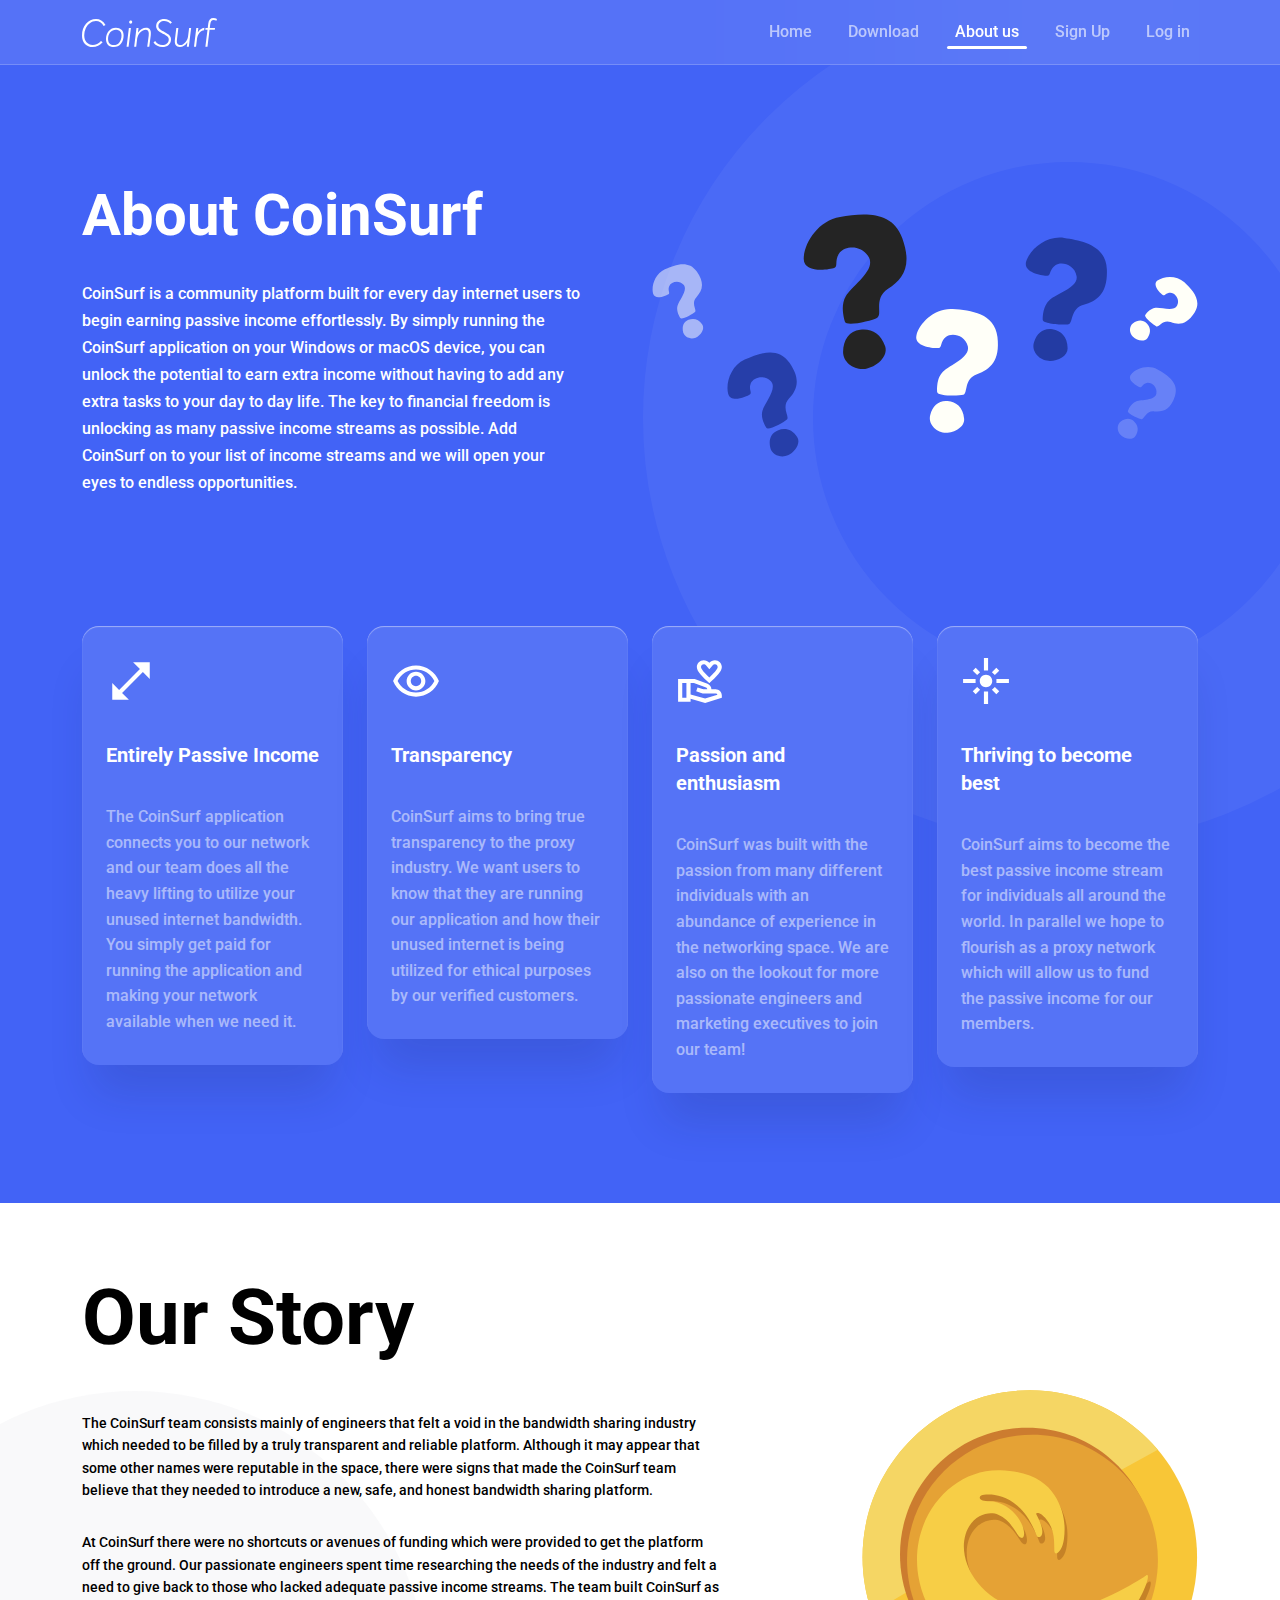
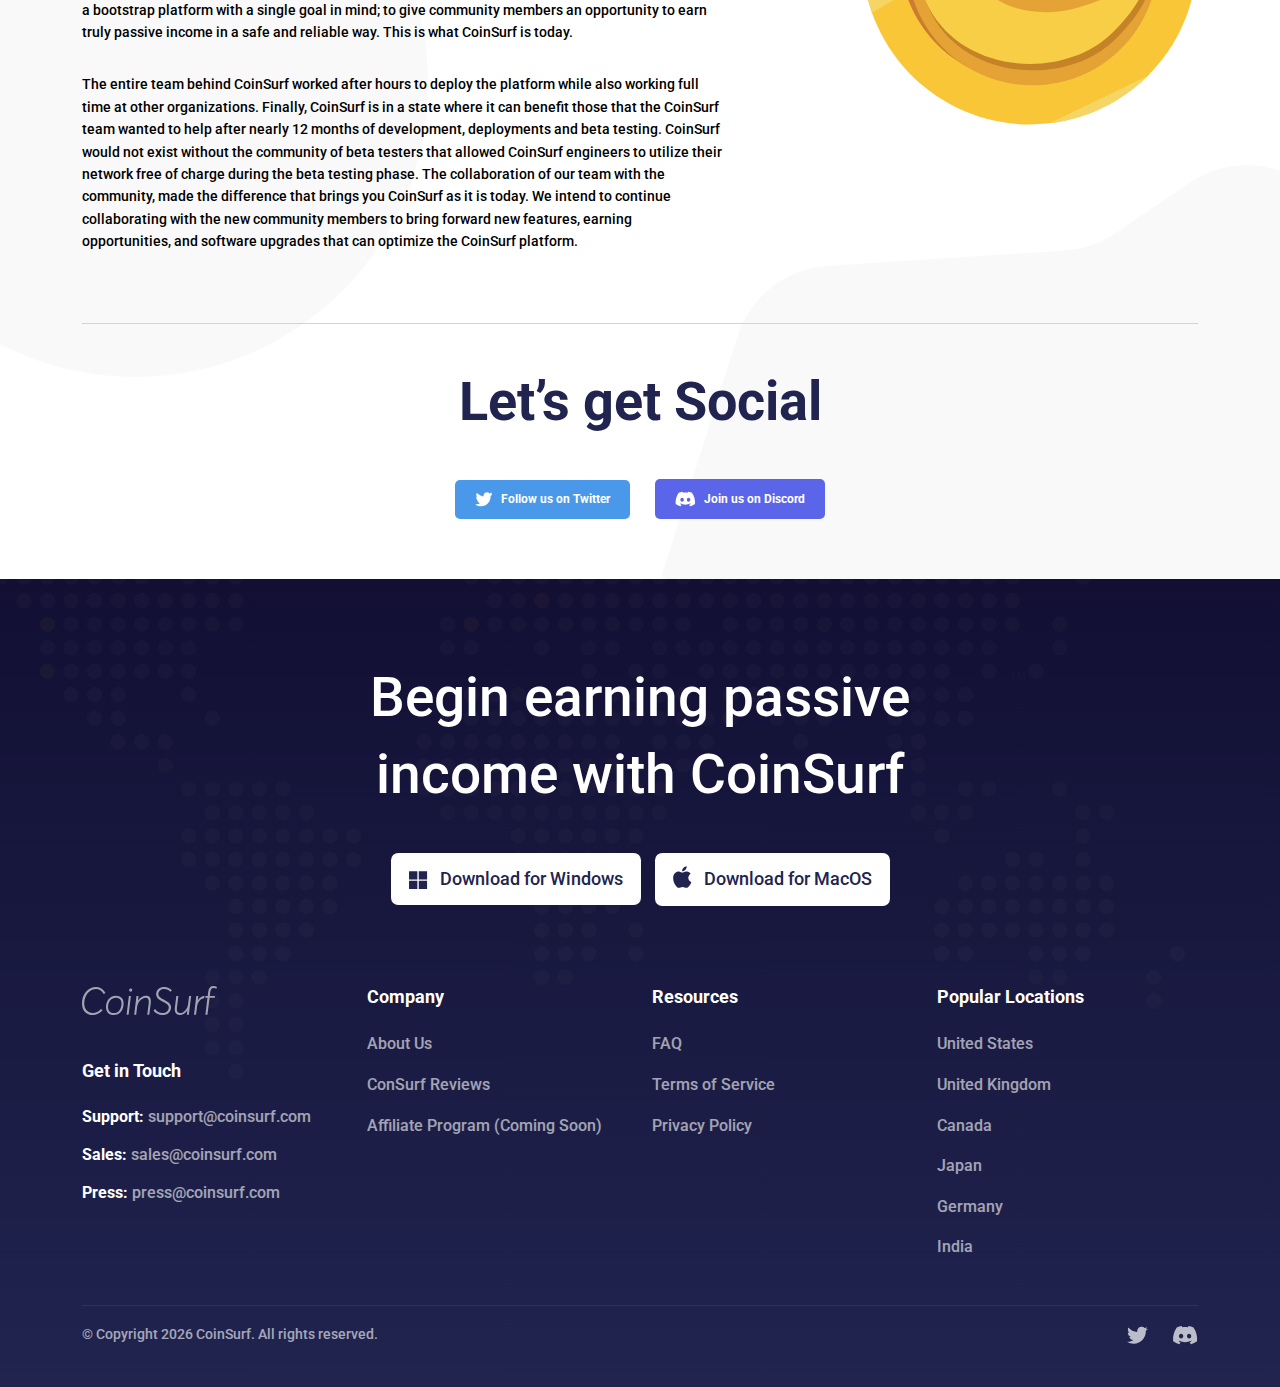
<file: about-us.html>
<!DOCTYPE html>
<html lang="en">
  <head>
    <meta charset="UTF-8" />
    <meta http-equiv="X-UA-Compatible" content="IE=edge" />
    <meta name="viewport" content="width=device-width, initial-scale=1.0" />
    <title>CoinSurf | About US</title>

    <!-- Favicon -->
    <link rel="apple-touch-icon" sizes="180x180" href="favicon/apple-touch-icon.png" />
    <link rel="icon" type="image/png" sizes="32x32" href="favicon/favicon-32x32.png" />
    <link rel="icon" type="image/png" sizes="16x16" href="favicon/favicon-16x16.png" />
    <link rel="manifest" href="favicon/site.webmanifest" />
    <link rel="mask-icon" href="favicon/safari-pinned-tab.svg" color="#5bbad5" />
    <meta name="msapplication-TileColor" content="#da532c" />
    <meta name="theme-color" content="#ffffff" />

    <!-- Google Fonts -->
    <link rel="preconnect" href="https://fonts.googleapis.com" />
    <link rel="preconnect" href="https://fonts.gstatic.com" crossorigin />
    <link href="https://fonts.googleapis.com/css2?family=Roboto:wght@400;500;700&display=swap" rel="stylesheet" />

    <!-- CSS only -->
    <link rel="stylesheet" href="css/bootstrap.min.css" />
    <link rel="stylesheet" href="css/about_us.css" />

    <!-- Global site tag (gtag.js) - Google Analytics -->
    <script async src="https://www.googletagmanager.com/gtag/js?id=G-V6ZQ5G9GBY"></script>
    <script>
      window.dataLayer = window.dataLayer || [];
      function gtag() {
        dataLayer.push(arguments);
      }
      gtag("js", new Date());
      gtag("config", "G-V6ZQ5G9GBY");
    </script>
  </head>

  <body>
    <!-- Start Header -->
    <header class="homepage-header aboutus-header">
      <nav class="navbar navbar-expand-lg">
        <div class="container">
          <a href="/">
            <svg width="135" height="29" viewBox="0 0 135 29" fill="none" xmlns="http://www.w3.org/2000/svg">
              <path d="M20.6334 24.374C19.3568 25.7735 17.8458 26.9008 16.1003 27.756C14.3548 28.5853 12.5442 29 10.6684 29C7.46397 29 4.8848 27.9763 2.93088 25.929C0.976959 23.8557 0 21.0049 0 17.3767C0 12.9191 1.32866 9.08356 3.98599 5.86997C6.64332 2.63047 9.99104 1.01072 14.0291 1.01072C17.9109 1.01072 21.0763 2.96738 23.5252 6.8807L21.6494 8.12467C19.7215 4.75559 17.1684 3.07105 13.9901 3.07105C11.7235 3.07105 9.67841 3.75782 7.85475 5.13137C6.03109 6.479 4.6373 8.24129 3.67337 10.4182C2.70943 12.5693 2.22747 14.8758 2.22747 17.3378C2.22747 20.2922 2.98298 22.6376 4.49401 24.374C6.03109 26.0844 8.1283 26.9397 10.7856 26.9397C12.2185 26.9397 13.6644 26.6028 15.1233 25.929C16.5823 25.2292 17.8718 24.2574 18.9921 23.0134L20.6334 24.374Z" fill="white" />
              <path d="M33.913 9.75737C36.2577 9.75737 38.1205 10.4312 39.5012 11.7788C40.908 13.1265 41.6115 15.0183 41.6115 17.4544C41.6115 20.7458 40.7127 23.4928 38.915 25.6957C37.1174 27.8986 34.7206 29 31.7246 29C29.3539 29 27.4651 28.3132 26.0583 26.9397C24.6775 25.5402 23.9871 23.5965 23.9871 21.1086C23.9871 17.9727 24.8989 15.3034 26.7226 13.1005C28.5463 10.8718 30.9431 9.75737 33.913 9.75737ZM33.8349 11.6622C31.5944 11.6622 29.7316 12.5563 28.2467 14.3445C26.7877 16.1327 26.0583 18.3226 26.0583 20.9142C26.0583 22.832 26.5663 24.3481 27.5823 25.4625C28.6244 26.5509 30.0182 27.0952 31.7637 27.0952C34.0303 27.0952 35.88 26.2011 37.3128 24.4129C38.7718 22.6247 39.5012 20.3441 39.5012 17.571C39.5012 15.6273 38.9802 14.1631 37.9381 13.1783C36.896 12.1676 35.5283 11.6622 33.8349 11.6622Z" fill="white" />
              <path d="M47.5844 3.07105C47.897 2.76005 48.2747 2.60456 48.7176 2.60456C49.1605 2.60456 49.5252 2.7471 49.8118 3.03217C50.0984 3.31725 50.2417 3.68007 50.2417 4.12064C50.2417 4.56122 50.0854 4.937 49.7727 5.24799C49.4862 5.55898 49.1084 5.71448 48.6395 5.71448C48.2226 5.71448 47.8709 5.57194 47.5844 5.28686C47.2978 5.00179 47.1545 4.63896 47.1545 4.19839C47.1545 3.7319 47.2978 3.35612 47.5844 3.07105ZM46.8809 9.95174H48.913L46.6074 28.8056H44.5753L46.8809 9.95174Z" fill="white" />
              <path d="M64.0544 9.75737C67.8841 9.75737 69.4472 12.3231 68.7438 17.4544L67.2588 28.8056H65.2267L66.7117 17.571C67.2327 13.6318 66.1776 11.6622 63.5464 11.6622C61.8269 11.6622 60.1205 12.5174 58.4271 14.2279C56.7337 15.9383 55.6656 17.9857 55.2227 20.37L54.2066 28.8056H52.1746L54.4802 9.95174H56.5123L55.9652 14.5777H56.0042C57.0463 13.0746 58.2838 11.8954 59.7167 11.0402C61.1496 10.185 62.5955 9.75737 64.0544 9.75737Z" fill="white" />
              <path d="M81.7889 13.6059C81.9453 13.6836 82.1797 13.8132 82.4924 13.9946C83.4042 14.487 84.0816 14.8758 84.5244 15.1609C84.9673 15.42 85.5274 15.7958 86.2048 16.2882C86.9082 16.7806 87.4162 17.2341 87.7289 17.6488C88.0675 18.0634 88.3671 18.5818 88.6277 19.2038C88.8882 19.8257 89.0184 20.4736 89.0184 21.1475C89.0184 23.5576 88.1978 25.4754 86.5565 26.9008C84.9413 28.3003 82.8571 29 80.304 29C78.5585 29 76.8911 28.6113 75.3019 27.8338C73.7128 27.0563 72.4362 25.9549 71.4723 24.5295L73.1526 23.0134C73.9603 24.3092 74.9893 25.294 76.2398 25.9678C77.4903 26.6157 78.819 26.9397 80.2258 26.9397C82.1276 26.9397 83.6908 26.4343 84.9152 25.4236C86.1397 24.387 86.7519 23.0393 86.7519 21.3807C86.7519 20.7846 86.6216 20.2404 86.3611 19.748C86.1006 19.2297 85.6968 18.7632 85.1497 18.3485C84.6286 17.908 84.0946 17.5192 83.5475 17.1823C83.0004 16.8454 82.31 16.4567 81.4763 16.0161C81.1898 15.8606 80.9683 15.744 80.812 15.6662C79.822 15.122 79.1577 14.7592 78.819 14.5777C78.5064 14.3704 77.9462 13.9817 77.1386 13.4115C76.3571 12.8414 75.81 12.349 75.4973 11.9343C75.1847 11.5197 74.8721 10.9884 74.5595 10.3405C74.2729 9.66667 74.1296 8.95398 74.1296 8.20241C74.1296 6.05139 74.8981 4.31501 76.4352 2.9933C77.9983 1.67158 80.0044 1.01072 82.4533 1.01072C83.8601 1.01072 85.2279 1.30876 86.5565 1.90483C87.9112 2.50089 89.0445 3.33021 89.9563 4.39276L88.315 5.86997C86.804 4.00402 84.798 3.07105 82.297 3.07105C80.6036 3.07105 79.1837 3.52458 78.0374 4.43164C76.9172 5.3387 76.3701 6.50492 76.3961 7.9303C76.3961 8.5782 76.5134 9.17426 76.7478 9.7185C77.0084 10.2368 77.4512 10.7422 78.0765 11.2346C78.7018 11.727 79.2228 12.1157 79.6396 12.4008C80.0825 12.66 80.799 13.0617 81.7889 13.6059Z" fill="white" />
              <path d="M107.107 9.95174H109.139L106.833 28.8056H104.801L105.348 24.4129H105.231C104.319 25.8123 103.225 26.9267 101.948 27.756C100.672 28.5853 99.343 29 97.9622 29C93.9762 29 92.2959 26.4473 92.9211 21.3418L94.3279 9.95174H96.36L94.9923 21.2252C94.7057 23.4021 94.862 24.9312 95.4612 25.8123C96.0865 26.6676 97.0764 27.0952 98.4312 27.0952C100.046 27.0952 101.623 26.2399 103.16 24.5295C104.723 22.819 105.687 20.7976 106.051 18.4651L107.107 9.95174Z" fill="white" />
              <path d="M115.909 14.3056C117.55 11.7659 119.725 10.2498 122.435 9.75737L122.122 12.1676C120.325 12.349 118.787 13.1783 117.511 14.6555C116.26 16.1068 115.453 17.9727 115.088 20.2534L114.033 28.8056H112.001L114.306 9.95174H116.339L115.791 14.3056H115.909Z" fill="white" />
              <path d="M134.414 2.8378C133.632 2.21582 132.668 1.90483 131.522 1.90483C129.672 1.90483 128.578 3.31725 128.239 6.14209L127.771 9.95174H133.007L132.812 11.7399H127.536L125.465 28.8056H123.394L125.504 11.7399H123.316L123.511 9.95174H125.738L126.246 5.71448C126.689 1.90483 128.383 0 131.327 0C132.76 0 133.984 0.336908 135 1.01072L134.414 2.8378Z" fill="white" />
            </svg>
          </a>
          <div class="collapse navbar-collapse" id="navbarSupportedContent">
            <ul class="navbar-nav ms-auto mb-2 mb-lg-0">
              <li class="nav-item">
                <a class="nav-link" aria-current="page" href="/">Home</a>
              </li>
              <li class="nav-item">
                <a class="nav-link" href="/download.html">Download</a>
              </li>
              <li class="nav-item">
                <a class="nav-link about-us-link active" href="/about-us.html">About us</a>
              </li>
              <li class="nav-item">
                <a class="nav-link signup-link" href="/signup-windows.html">Sign Up</a>
              </li>
              <li class="nav-item">
                <a class="nav-link login-link" href="/login.html">Log in</a>
              </li>
            </ul>
          </div>
          <div class="d-flex align-items-center">
            <button class="menu-toggle m-2 d-lg-none" type="button" data-bs-toggle="collapse" data-bs-target="#navbarSupportedContent" aria-controls="navbarSupportedContent" aria-expanded="false" aria-label="Toggle navigation"></button>
          </div>
        </div>
      </nav>

      <div class="about-us-hero text-white text-center text-md-start">
        <div class="container position-relative">
          <div class="row align-items-center">
            <div class="col-md-6 order-2 order-md-1">
              <div class="text">
                <h1 class="mb-4">About CoinSurf</h1>
                <p class="pe-xl-5">CoinSurf is a community platform built for every day internet users to begin earning passive income effortlessly. By simply running the CoinSurf application on your Windows or macOS device, you can unlock the potential to earn extra income without having to add any extra tasks to your day to day life. The key to financial freedom is unlocking as many passive income streams as possible. Add CoinSurf on to your list of income streams and we will open your eyes to endless opportunities.</p>
              </div>
            </div>
            <div class="col-md-6 order-1 order-md-2">
              <div class="image my-4 my-md-0">
                <img width="578" height="257" class="img-fluid" src="imgs/about-us/hero-image.svg" alt="conisurf about-us image" />
              </div>
            </div>
          </div>

          <div class="features">
            <div class="row">
              <div class="col-md-6 col-lg-3">
                <div class="feat mb-3 mb-lg-0">
                  <div class="icon">
                    <svg width="50" height="50" viewBox="0 0 50 50" fill="none" xmlns="http://www.w3.org/2000/svg">
                      <path d="M43.75 22.9167V6.25H27.0833L33.9375 13.1042L13.1042 33.9375L6.25 27.0833V43.75H22.9167L16.0625 36.8958L36.8958 16.0625L43.75 22.9167Z" fill="white" />
                    </svg>
                    <h3>Entirely Passive Income</h3>
                    <p>The CoinSurf application connects you to our network and our team does all the heavy lifting to utilize your unused internet bandwidth. You simply get paid for running the application and making your network available when we need it.</p>
                  </div>
                </div>
              </div>
              <div class="col-md-6 col-lg-3">
                <div class="feat mb-3 mb-lg-0">
                  <div class="icon">
                    <svg width="50" height="50" viewBox="0 0 50 50" fill="none" xmlns="http://www.w3.org/2000/svg">
                      <path fill-rule="evenodd" clip-rule="evenodd" d="M2.0835 25C5.68766 15.8542 14.5835 9.375 25.0002 9.375C35.4168 9.375 44.3127 15.8542 47.9168 25C44.3127 34.1458 35.4168 40.625 25.0002 40.625C14.5835 40.625 5.68766 34.1458 2.0835 25ZM43.3752 25C39.9377 17.9792 32.896 13.5417 25.0002 13.5417C17.1043 13.5417 10.0627 17.9792 6.62516 25C10.0627 32.0208 17.0835 36.4583 25.0002 36.4583C32.9168 36.4583 39.9377 32.0208 43.3752 25ZM25.0002 19.7917C27.8752 19.7917 30.2085 22.125 30.2085 25C30.2085 27.875 27.8752 30.2083 25.0002 30.2083C22.1252 30.2083 19.7918 27.875 19.7918 25C19.7918 22.125 22.1252 19.7917 25.0002 19.7917ZM15.6252 25C15.6252 19.8333 19.8335 15.625 25.0002 15.625C30.1668 15.625 34.3752 19.8333 34.3752 25C34.3752 30.1667 30.1668 34.375 25.0002 34.375C19.8335 34.375 15.6252 30.1667 15.6252 25Z" fill="white" />
                    </svg>

                    <h3>Transparency</h3>
                    <p>CoinSurf aims to bring true transparency to the proxy industry. We want users to know that they are running our application and how their unused internet is being utilized for ethical purposes by our verified customers.</p>
                  </div>
                </div>
              </div>
              <div class="col-md-6 col-lg-3">
                <div class="feat mb-3 mb-md-0">
                  <div class="icon">
                    <svg width="50" height="50" viewBox="0 0 50 50" fill="none" xmlns="http://www.w3.org/2000/svg">
                      <path fill-rule="evenodd" clip-rule="evenodd" d="M33.4709 26.9585L33.3335 27.0834L33.1961 26.9585C26.81 21.1513 20.8335 15.7166 20.8335 11.0417C20.8335 7.18758 23.8543 4.16675 27.7085 4.16675C29.8752 4.16675 31.9585 5.18758 33.3335 6.77091C34.6877 5.18758 36.7918 4.16675 38.9585 4.16675C42.8127 4.16675 45.8335 7.18758 45.8335 11.0417C45.8335 15.7166 39.857 21.1513 33.4709 26.9585ZM30.1668 9.47925C29.5627 8.77091 28.6252 8.33341 27.7085 8.33341C26.1668 8.33341 25.0002 9.50008 25.0002 11.0417C25.0002 13.3542 29.2502 17.6459 33.3335 21.4376C37.4168 17.6459 41.6668 13.3751 41.6668 11.0417C41.6668 9.50008 40.5002 8.33341 38.9585 8.33341C38.0418 8.33341 37.1043 8.77091 36.5002 9.47925L33.3335 13.2084L30.1668 9.47925Z" fill="white" />
                      <path fill-rule="evenodd" clip-rule="evenodd" d="M39.5835 33.3334H35.4168C35.4168 30.8334 33.8543 28.5834 31.521 27.7084L18.6877 22.9167H2.0835V45.8334H14.5835V42.8334L29.1668 46.8751L45.8335 41.6667V39.5834C45.8335 36.1251 43.0418 33.3334 39.5835 33.3334ZM6.25016 41.6667V27.0834H10.4168V41.6667H6.25016ZM14.5835 38.5001L29.1043 42.5209L41.4585 38.6876C41.1252 38.0001 40.396 37.5209 39.5835 37.5209H28.4377C27.3127 37.5209 26.2085 37.3334 25.146 36.9792L20.1877 35.3334L21.5002 31.3751L26.4585 33.0209C27.1043 33.2292 31.2502 33.3334 31.2502 33.3334C31.2502 32.5626 30.771 31.8751 30.0627 31.6042L17.9377 27.0834H14.5835V38.5001Z" fill="white" />
                    </svg>

                    <h3>Passion and enthusiasm</h3>
                    <p>CoinSurf was built with the passion from many different individuals with an abundance of experience in the networking space. We are also on the lookout for more passionate engineers and marketing executives to join our team!</p>
                  </div>
                </div>
              </div>
              <div class="col-md-6 col-lg-3">
                <div class="feat">
                  <div class="icon">
                    <svg width="50" height="50" viewBox="0 0 50 50" fill="none" xmlns="http://www.w3.org/2000/svg">
                      <path fill-rule="evenodd" clip-rule="evenodd" d="M22.9168 2.08325H27.0835V14.5833H22.9168V2.08325ZM19.1043 16.1666L14.6877 11.7499L11.7502 14.6874L16.1668 19.1041L19.1043 16.1666ZM14.5835 22.9166H2.0835V27.0833H14.5835V22.9166ZM38.2502 14.6874L35.3127 11.7499L30.896 16.1666L33.8335 19.1041L38.2502 14.6874ZM35.4168 27.0833V22.9166H47.9168V27.0833H35.4168ZM25.0002 18.7499C21.5418 18.7499 18.7502 21.5416 18.7502 24.9999C18.7502 28.4583 21.5418 31.2499 25.0002 31.2499C28.4585 31.2499 31.2502 28.4583 31.2502 24.9999C31.2502 21.5416 28.4585 18.7499 25.0002 18.7499ZM35.3127 38.2499L30.896 33.8333L33.8335 30.8958L38.2502 35.3124L35.3127 38.2499ZM11.7502 35.3124L14.6877 38.2499L19.1043 33.8333L16.1668 30.8958L11.7502 35.3124ZM27.0835 47.9166H22.9168V35.4166H27.0835V47.9166Z" fill="white" />
                    </svg>

                    <h3>Thriving to become best</h3>
                    <p>CoinSurf aims to become the best passive income stream for individuals all around the world. In parallel we hope to flourish as a proxy network which will allow us to fund the passive income for our members.</p>
                  </div>
                </div>
              </div>
            </div>
          </div>

          <div class="shape">
            <svg width="852" height="852" viewBox="0 0 852 852" fill="none" xmlns="http://www.w3.org/2000/svg">
              <circle opacity="0.0466861" cx="426" cy="426" r="341" stroke="white" stroke-width="170" />
            </svg>
          </div>
        </div>
      </div>
    </header>

    <!-- Our Story -->
    <section class="our-story text-center text-lg-start">
      <div class="container position-relative">
        <div class="row align-items-center">
          <div class="col-lg-7 order-2 order-lg-1">
            <div class="text">
              <h2>Our Story</h2>
              <p>The CoinSurf team consists mainly of engineers that felt a void in the bandwidth sharing industry which needed to be filled by a truly transparent and reliable platform. Although it may appear that some other names were reputable in the space, there were signs that made the CoinSurf team believe that they needed to introduce a new, safe, and honest bandwidth sharing platform.</p>
              <p>At CoinSurf there were no shortcuts or avenues of funding which were provided to get the platform off the ground. Our passionate engineers spent time researching the needs of the industry and felt a need to give back to those who lacked adequate passive income streams. The team built CoinSurf as a bootstrap platform with a single goal in mind; to give community members an opportunity to earn truly passive income in a safe and reliable way. This is what CoinSurf is today.</p>
              <p>The entire team behind CoinSurf worked after hours to deploy the platform while also working full time at other organizations. Finally, CoinSurf is in a state where it can benefit those that the CoinSurf team wanted to help after nearly 12 months of development, deployments and beta testing. CoinSurf would not exist without the community of beta testers that allowed CoinSurf engineers to utilize their network free of charge during the beta testing phase. The collaboration of our team with the community, made the difference that brings you CoinSurf as it is today. We intend to continue collaborating with the new community members to bring forward new features, earning opportunities, and software upgrades that can optimize the CoinSurf platform.</p>
            </div>
          </div>
          <div class="col-lg-5 order-1 order-lg-2">
            <div class="image mb-5 mb-lg-0 text-lg-end">
              <img width="336" height="335" src="imgs/about-us/story.svg" class="img-fluid" alt="our story image" />
            </div>
          </div>
        </div>

        <div class="socials text-center">
          <h3>Let’s get Social</h3>
          <ul class="d-flex justify-content-center flex-wrap align-items-center">
            <li>
              <a href="https://twitter.com/coinsurf_com" class="twitter">
                <svg width="18" height="15" viewBox="0 0 18 15" fill="none" xmlns="http://www.w3.org/2000/svg">
                  <path d="M16.8932 1.95312C16.6312 2.07257 16.3619 2.17338 16.0866 2.25522C16.4125 1.87642 16.6609 1.43072 16.8126 0.942985C16.8466 0.833659 16.8114 0.713993 16.7239 0.642493C16.6366 0.570936 16.5153 0.562365 16.4192 0.620926C15.8346 0.97727 15.204 1.23336 14.5427 1.38311C13.8766 0.714104 12.9719 0.333374 12.0367 0.333374C10.0625 0.333374 8.45637 1.9842 8.45637 4.01332C8.45637 4.17314 8.46622 4.33206 8.48569 4.48878C6.03592 4.2677 3.75842 3.03006 2.19446 1.05817C2.13872 0.987887 2.05286 0.950007 1.96495 0.957252C1.87699 0.96433 1.79796 1.01531 1.75352 1.09367C1.43631 1.65313 1.26862 2.29299 1.26862 2.94402C1.26862 3.83073 1.57662 4.67204 2.1207 5.32943C1.95527 5.27053 1.79473 5.19693 1.64151 5.1095C1.55925 5.06245 1.45886 5.06316 1.37713 5.11133C1.29536 5.15949 1.24409 5.24808 1.24194 5.34491C1.24156 5.36122 1.24156 5.37754 1.24156 5.39407C1.24156 6.71764 1.93461 7.90927 2.99419 8.55875C2.90316 8.5494 2.81219 8.53585 2.72181 8.5181C2.62862 8.4998 2.53281 8.53337 2.46997 8.60641C2.40702 8.67941 2.3862 8.78116 2.4152 8.87406C2.8074 10.1327 3.81717 11.0584 5.03788 11.3406C4.02543 11.9925 2.8676 12.3339 1.65216 12.3339C1.39855 12.3339 1.14348 12.3185 0.893852 12.2882C0.769844 12.273 0.651269 12.3483 0.609036 12.4695C0.566804 12.5908 0.611565 12.726 0.717066 12.7955C2.2785 13.8245 4.08396 14.3685 5.93817 14.3685C9.58331 14.3685 11.8636 12.6017 13.1346 11.1195C14.7196 9.27138 15.6286 6.82514 15.6286 4.4081C15.6286 4.30712 15.6271 4.20515 15.6241 4.10351C16.2494 3.61927 16.7877 3.03321 17.2258 2.35962C17.2924 2.25732 17.2852 2.12211 17.2081 2.02794C17.1311 1.93371 17.0028 1.90324 16.8932 1.95312Z" fill="white" />
                </svg>

                <span>Follow us on Twitter</span>
              </a>
            </li>
            <li>
              <a href="https://discord.gg/SxHGvnBg2U" class="discord">
                <svg width="21" height="16" viewBox="0 0 21 16" fill="none" xmlns="http://www.w3.org/2000/svg">
                  <path fill-rule="evenodd" clip-rule="evenodd" d="M17.0814 1.8532C15.8406 1.28777 14.51 0.871186 13.1188 0.632593C13.0935 0.627988 13.0682 0.639495 13.0551 0.662511C12.884 0.96478 12.6944 1.35911 12.5617 1.66906C11.0654 1.44658 9.57669 1.44658 8.11104 1.66906C7.97828 1.35222 7.78184 0.96478 7.60995 0.662511C7.5969 0.640263 7.57159 0.628756 7.54626 0.632593C6.15582 0.870424 4.82523 1.28701 3.58365 1.8532C3.5729 1.8578 3.56369 1.86548 3.55758 1.87544C1.03374 5.62011 0.342355 9.27273 0.681525 12.8801C0.68306 12.8977 0.693035 12.9146 0.706848 12.9253C2.372 14.1398 3.98499 14.8771 5.56803 15.3657C5.59336 15.3734 5.6202 15.3642 5.63633 15.3435C6.01079 14.8356 6.3446 14.3001 6.6308 13.737C6.64769 13.704 6.63157 13.6649 6.59705 13.6518C6.06758 13.4524 5.56342 13.2092 5.07845 12.933C5.04009 12.9108 5.03702 12.8563 5.07231 12.8302C5.17436 12.7542 5.27645 12.6752 5.3739 12.5954C5.39153 12.5808 5.41609 12.5778 5.43682 12.587C8.62285 14.0316 12.0721 14.0316 15.2205 12.587C15.2413 12.577 15.2658 12.5801 15.2842 12.5947C15.3817 12.6744 15.4838 12.7542 15.5866 12.8302C15.6219 12.8563 15.6196 12.9108 15.5812 12.933C15.0963 13.2145 14.5921 13.4524 14.0619 13.6511C14.0273 13.6641 14.012 13.704 14.0289 13.737C14.3212 14.2993 14.655 14.8348 15.0226 15.3427C15.0379 15.3642 15.0655 15.3734 15.0909 15.3657C16.6816 14.8771 18.2946 14.1398 19.9597 12.9253C19.9743 12.9146 19.9835 12.8985 19.9851 12.8808C20.391 8.71035 19.3052 5.08768 17.1067 1.87621C17.1013 1.86548 17.0921 1.8578 17.0814 1.8532ZM7.10659 10.6836C6.14737 10.6836 5.35701 9.80899 5.35701 8.73491C5.35701 7.66083 6.13204 6.78625 7.10659 6.78625C8.08878 6.78625 8.87149 7.66851 8.85614 8.73491C8.85614 9.80899 8.0811 10.6836 7.10659 10.6836ZM11.8258 8.73491C11.8258 9.80899 12.6162 10.6836 13.5754 10.6836C14.5576 10.6836 15.3249 9.80899 15.3249 8.73491C15.3403 7.66851 14.5576 6.78625 13.5754 6.78625C12.6008 6.78625 11.8258 7.66083 11.8258 8.73491Z" fill="white" />
                </svg>

                <span>Join us on Discord</span>
              </a>
            </li>
          </ul>
        </div>

        <div class="shapes">
          <svg class="shape1" width="586" height="586" viewBox="0 0 586 586" fill="none" xmlns="http://www.w3.org/2000/svg">
            <circle opacity="0.673064" cx="293" cy="293" r="293" fill="#F6F6F8" />
          </svg>

          <svg class="shape2" width="770" height="611" viewBox="0 0 770 611" fill="none" xmlns="http://www.w3.org/2000/svg">
            <path opacity="0.673064" fill-rule="evenodd" clip-rule="evenodd" d="M408.876 85.3762C426.656 84.2068 443.801 78.308 458.536 68.2901L533.186 17.5391C581.25 -15.1378 646.951 -0.0963703 676.011 50.2373L756.399 189.473C775.152 221.954 774.153 262.198 753.812 293.708L578.975 564.546C557.029 598.543 516.758 615.963 476.954 608.677L82.8235 536.531C23.5718 525.685 -12.7135 465.303 5.5217 407.893L80.8863 170.623C93.3454 131.399 128.564 103.813 169.631 101.112L408.876 85.3762Z" fill="#F6F6F8" />
          </svg>
        </div>
      </div>
    </section>

    <!-- Footer -->
    <footer>
      <div class="container">
        <div class="row">
          <div class="col-md-10 col-lg-7 m-auto">
            <h2 class="section-title footer-title text-center">Begin earning passive income with CoinSurf</h2>
            <div class="btns text-center">
              <a href="/CoinSurf-Setup.exe" download>
                <svg class="me-2" width="19" height="19" viewBox="0 0 19 19" fill="none" xmlns="http://www.w3.org/2000/svg">
                  <path fill-rule="evenodd" clip-rule="evenodd" d="M8.37122 0.137939H0.043457V8.4138H8.37122V0.137939ZM18.0869 0.137939H9.75918V8.4138H18.0869V0.137939ZM9.75918 9.79311H18.0869V18.069H9.75918V9.79311ZM8.37122 9.79311H0.043457V18.069H8.37122V9.79311Z" fill="#20244F" />
                </svg>

                <span>Download for Windows</span>
              </a>
              <a href="/CoinSurf-Setup.dmg" download>
                <svg class="me-2" style="position: relative; top: -3px" width="19" height="22" viewBox="0 0 19 22" fill="none" xmlns="http://www.w3.org/2000/svg">
                  <path fill-rule="evenodd" clip-rule="evenodd" d="M13.687 0.777266C13.687 1.87906 13.1965 2.98085 12.5032 3.77492C11.7675 4.65506 10.4945 5.30925 9.48231 5.30925C9.36638 5.30925 9.25045 5.29419 9.17911 5.28128C9.16573 5.22748 9.13675 5.05963 9.13675 4.89177C9.13675 3.77492 9.72978 2.67313 10.3652 1.9759C11.1744 1.06993 12.5166 0.385613 13.6447 0.344727C13.6736 0.469539 13.687 0.624479 13.687 0.777266ZM17.6645 7.71692C17.6922 7.69937 17.7112 7.68733 17.7201 7.68069C16.2174 5.60191 13.9345 5.54596 13.2991 5.54596C12.3271 5.54596 11.4569 5.87873 10.7257 6.15838C10.1957 6.36107 9.73865 6.53586 9.36861 6.53586C8.95959 6.53586 8.49132 6.35333 7.9688 6.14967C7.30936 5.89263 6.56351 5.60191 5.74132 5.60191C2.96791 5.60191 0.149902 7.82056 0.149902 12.0039C0.149902 14.6121 1.19105 17.3601 2.47966 19.129C3.59215 20.6354 4.55972 21.862 5.94643 21.862C6.60394 21.862 7.08603 21.6646 7.59303 21.457C8.1553 21.2268 8.74822 20.984 9.64506 20.984C10.5515 20.984 11.0931 21.212 11.6153 21.4319C12.1013 21.6365 12.5705 21.834 13.3013 21.834C14.8173 21.834 15.8139 20.5105 16.7681 19.185C17.8382 17.6786 18.2863 16.2002 18.2997 16.1314C18.2128 16.1034 15.3078 14.9736 15.3078 11.7801C15.3078 9.20865 17.2882 7.95509 17.6645 7.71692Z" fill="#20244F" />
                </svg>
                <span>Download for MacOS</span>
              </a>
            </div>
          </div>
        </div>
        <div class="row">
          <div class="col-md-6 col-lg-3">
            <div class="footer-col">
              <a href="/" class="footer-logo d-block">
                <svg width="135" height="29" viewBox="0 0 135 29" fill="none" xmlns="http://www.w3.org/2000/svg">
                  <path d="M20.6334 24.374C19.3568 25.7735 17.8458 26.9008 16.1003 27.756C14.3548 28.5853 12.5442 29 10.6684 29C7.46397 29 4.8848 27.9763 2.93088 25.929C0.976959 23.8557 0 21.0049 0 17.3767C0 12.9191 1.32866 9.08356 3.98599 5.86997C6.64332 2.63047 9.99104 1.01072 14.0291 1.01072C17.9109 1.01072 21.0763 2.96738 23.5252 6.8807L21.6494 8.12467C19.7215 4.75559 17.1684 3.07105 13.9901 3.07105C11.7235 3.07105 9.67841 3.75782 7.85475 5.13137C6.03109 6.479 4.6373 8.24129 3.67337 10.4182C2.70943 12.5693 2.22747 14.8758 2.22747 17.3378C2.22747 20.2922 2.98298 22.6376 4.49401 24.374C6.03109 26.0844 8.1283 26.9397 10.7856 26.9397C12.2185 26.9397 13.6644 26.6028 15.1233 25.929C16.5823 25.2292 17.8718 24.2574 18.9921 23.0134L20.6334 24.374Z" fill="white" />
                  <path d="M33.913 9.75737C36.2577 9.75737 38.1205 10.4312 39.5012 11.7788C40.908 13.1265 41.6115 15.0183 41.6115 17.4544C41.6115 20.7458 40.7127 23.4928 38.915 25.6957C37.1174 27.8986 34.7206 29 31.7246 29C29.3539 29 27.4651 28.3132 26.0583 26.9397C24.6775 25.5402 23.9871 23.5965 23.9871 21.1086C23.9871 17.9727 24.8989 15.3034 26.7226 13.1005C28.5463 10.8718 30.9431 9.75737 33.913 9.75737ZM33.8349 11.6622C31.5944 11.6622 29.7316 12.5563 28.2467 14.3445C26.7877 16.1327 26.0583 18.3226 26.0583 20.9142C26.0583 22.832 26.5663 24.3481 27.5823 25.4625C28.6244 26.5509 30.0182 27.0952 31.7637 27.0952C34.0303 27.0952 35.88 26.2011 37.3128 24.4129C38.7718 22.6247 39.5012 20.3441 39.5012 17.571C39.5012 15.6273 38.9802 14.1631 37.9381 13.1783C36.896 12.1676 35.5283 11.6622 33.8349 11.6622Z" fill="white" />
                  <path d="M47.5844 3.07105C47.897 2.76005 48.2747 2.60456 48.7176 2.60456C49.1605 2.60456 49.5252 2.7471 49.8118 3.03217C50.0984 3.31725 50.2417 3.68007 50.2417 4.12064C50.2417 4.56122 50.0854 4.937 49.7727 5.24799C49.4862 5.55898 49.1084 5.71448 48.6395 5.71448C48.2226 5.71448 47.8709 5.57194 47.5844 5.28686C47.2978 5.00179 47.1545 4.63896 47.1545 4.19839C47.1545 3.7319 47.2978 3.35612 47.5844 3.07105ZM46.8809 9.95174H48.913L46.6074 28.8056H44.5753L46.8809 9.95174Z" fill="white" />
                  <path d="M64.0544 9.75737C67.8841 9.75737 69.4472 12.3231 68.7438 17.4544L67.2588 28.8056H65.2267L66.7117 17.571C67.2327 13.6318 66.1776 11.6622 63.5464 11.6622C61.8269 11.6622 60.1205 12.5174 58.4271 14.2279C56.7337 15.9383 55.6656 17.9857 55.2227 20.37L54.2066 28.8056H52.1746L54.4802 9.95174H56.5123L55.9652 14.5777H56.0042C57.0463 13.0746 58.2838 11.8954 59.7167 11.0402C61.1496 10.185 62.5955 9.75737 64.0544 9.75737Z" fill="white" />
                  <path d="M81.7889 13.6059C81.9453 13.6836 82.1797 13.8132 82.4924 13.9946C83.4042 14.487 84.0816 14.8758 84.5244 15.1609C84.9673 15.42 85.5274 15.7958 86.2048 16.2882C86.9082 16.7806 87.4162 17.2341 87.7289 17.6488C88.0675 18.0634 88.3671 18.5818 88.6277 19.2038C88.8882 19.8257 89.0184 20.4736 89.0184 21.1475C89.0184 23.5576 88.1978 25.4754 86.5565 26.9008C84.9413 28.3003 82.8571 29 80.304 29C78.5585 29 76.8911 28.6113 75.3019 27.8338C73.7128 27.0563 72.4362 25.9549 71.4723 24.5295L73.1526 23.0134C73.9603 24.3092 74.9893 25.294 76.2398 25.9678C77.4903 26.6157 78.819 26.9397 80.2258 26.9397C82.1276 26.9397 83.6908 26.4343 84.9152 25.4236C86.1397 24.387 86.7519 23.0393 86.7519 21.3807C86.7519 20.7846 86.6216 20.2404 86.3611 19.748C86.1006 19.2297 85.6968 18.7632 85.1497 18.3485C84.6286 17.908 84.0946 17.5192 83.5475 17.1823C83.0004 16.8454 82.31 16.4567 81.4763 16.0161C81.1898 15.8606 80.9683 15.744 80.812 15.6662C79.822 15.122 79.1577 14.7592 78.819 14.5777C78.5064 14.3704 77.9462 13.9817 77.1386 13.4115C76.3571 12.8414 75.81 12.349 75.4973 11.9343C75.1847 11.5197 74.8721 10.9884 74.5595 10.3405C74.2729 9.66667 74.1296 8.95398 74.1296 8.20241C74.1296 6.05139 74.8981 4.31501 76.4352 2.9933C77.9983 1.67158 80.0044 1.01072 82.4533 1.01072C83.8601 1.01072 85.2279 1.30876 86.5565 1.90483C87.9112 2.50089 89.0445 3.33021 89.9563 4.39276L88.315 5.86997C86.804 4.00402 84.798 3.07105 82.297 3.07105C80.6036 3.07105 79.1837 3.52458 78.0374 4.43164C76.9172 5.3387 76.3701 6.50492 76.3961 7.9303C76.3961 8.5782 76.5134 9.17426 76.7478 9.7185C77.0084 10.2368 77.4512 10.7422 78.0765 11.2346C78.7018 11.727 79.2228 12.1157 79.6396 12.4008C80.0825 12.66 80.799 13.0617 81.7889 13.6059Z" fill="white" />
                  <path d="M107.107 9.95174H109.139L106.833 28.8056H104.801L105.348 24.4129H105.231C104.319 25.8123 103.225 26.9267 101.948 27.756C100.672 28.5853 99.343 29 97.9622 29C93.9762 29 92.2959 26.4473 92.9211 21.3418L94.3279 9.95174H96.36L94.9923 21.2252C94.7057 23.4021 94.862 24.9312 95.4612 25.8123C96.0865 26.6676 97.0764 27.0952 98.4312 27.0952C100.046 27.0952 101.623 26.2399 103.16 24.5295C104.723 22.819 105.687 20.7976 106.051 18.4651L107.107 9.95174Z" fill="white" />
                  <path d="M115.909 14.3056C117.55 11.7659 119.725 10.2498 122.435 9.75737L122.122 12.1676C120.325 12.349 118.787 13.1783 117.511 14.6555C116.26 16.1068 115.453 17.9727 115.088 20.2534L114.033 28.8056H112.001L114.306 9.95174H116.339L115.791 14.3056H115.909Z" fill="white" />
                  <path d="M134.414 2.8378C133.632 2.21582 132.668 1.90483 131.522 1.90483C129.672 1.90483 128.578 3.31725 128.239 6.14209L127.771 9.95174H133.007L132.812 11.7399H127.536L125.465 28.8056H123.394L125.504 11.7399H123.316L123.511 9.95174H125.738L126.246 5.71448C126.689 1.90483 128.383 0 131.327 0C132.76 0 133.984 0.336908 135 1.01072L134.414 2.8378Z" fill="white" />
                </svg>
              </a>
              <h5>Get in Touch</h5>
              <div class="general-info">
                <p><strong>Support:</strong> <a href="mailto:support@coinsurf.com">support@coinsurf.com</a></p>
                <p><strong>Sales:</strong> <a href="mailto:sales@coinsurf.com">sales@coinsurf.com</a></p>
                <p><strong>Press:</strong> <a href="mailto:press@coinsurf.com">press@coinsurf.com</a></p>
              </div>
            </div>
          </div>
          <div class="col-md-6 col-lg-3">
            <div class="footer-col">
              <h5>Company</h5>
              <ul class="links-list">
                <li><a href="about-us.html">About Us</a></li>
                <li><a href="#">ConSurf Reviews</a></li>
                <li><a href="#">Affiliate Program (Coming Soon)</a></li>
              </ul>
            </div>
          </div>
          <div class="col-md-6 col-lg-3">
            <div class="footer-col">
              <h5>Resources</h5>
              <ul>
                <li><a href="faq.html">FAQ</a></li>
                <li><a href="tos.html">Terms of Service</a></li>
                <li><a href="pp.html">Privacy Policy</a></li>
              </ul>
            </div>
          </div>
          <div class="col-md-6 col-lg-3">
            <div class="footer-col fourth-col">
              <div class="top-col">
                <h5>Popular Locations</h5>
                <ul class="links-list">
                  <li><a href="#">United States</a></li>
                  <li><a href="#">United Kingdom</a></li>
                  <li><a href="#">Canada</a></li>
                  <li><a href="#">Japan</a></li>
                  <li><a href="#">Germany</a></li>
                  <li><a href="#">India</a></li>
                </ul>
              </div>
            </div>
          </div>
        </div>
        <div class="copyright d-flex flex-column-reverse flex-md-row align-items-center justify-content-between">
          <p>&copy; Copyright <span id="year-now"></span> CoinSurf. All rights reserved.</p>

          <ul class="social-icons mb-4 mb-md-0">
            <li>
              <a href="http://twitter.com/coinsurf_com" target="_blank">
                <img width="21" height="18" class="img-fluid" src="imgs/homepage/twitter.svg" alt="twitter" />
              </a>
            </li>
            <li>
              <a href="https://discord.gg/SxHGvnBg2U" target="_blank">
                <img width="26" height="20" class="img-fluid" src="imgs/homepage/discord.svg" alt="discord" />
              </a>
            </li>
          </ul>
        </div>
      </div>
    </footer>

    <script src="js/jquery-3.6.0.min.js"></script>
    <!-- JavaScript Bundle with Popper -->
    <script src="js/bootstrap.bundle.min.js"></script>
    <script src="js/main.js"></script>
  </body>
</html>
</file>
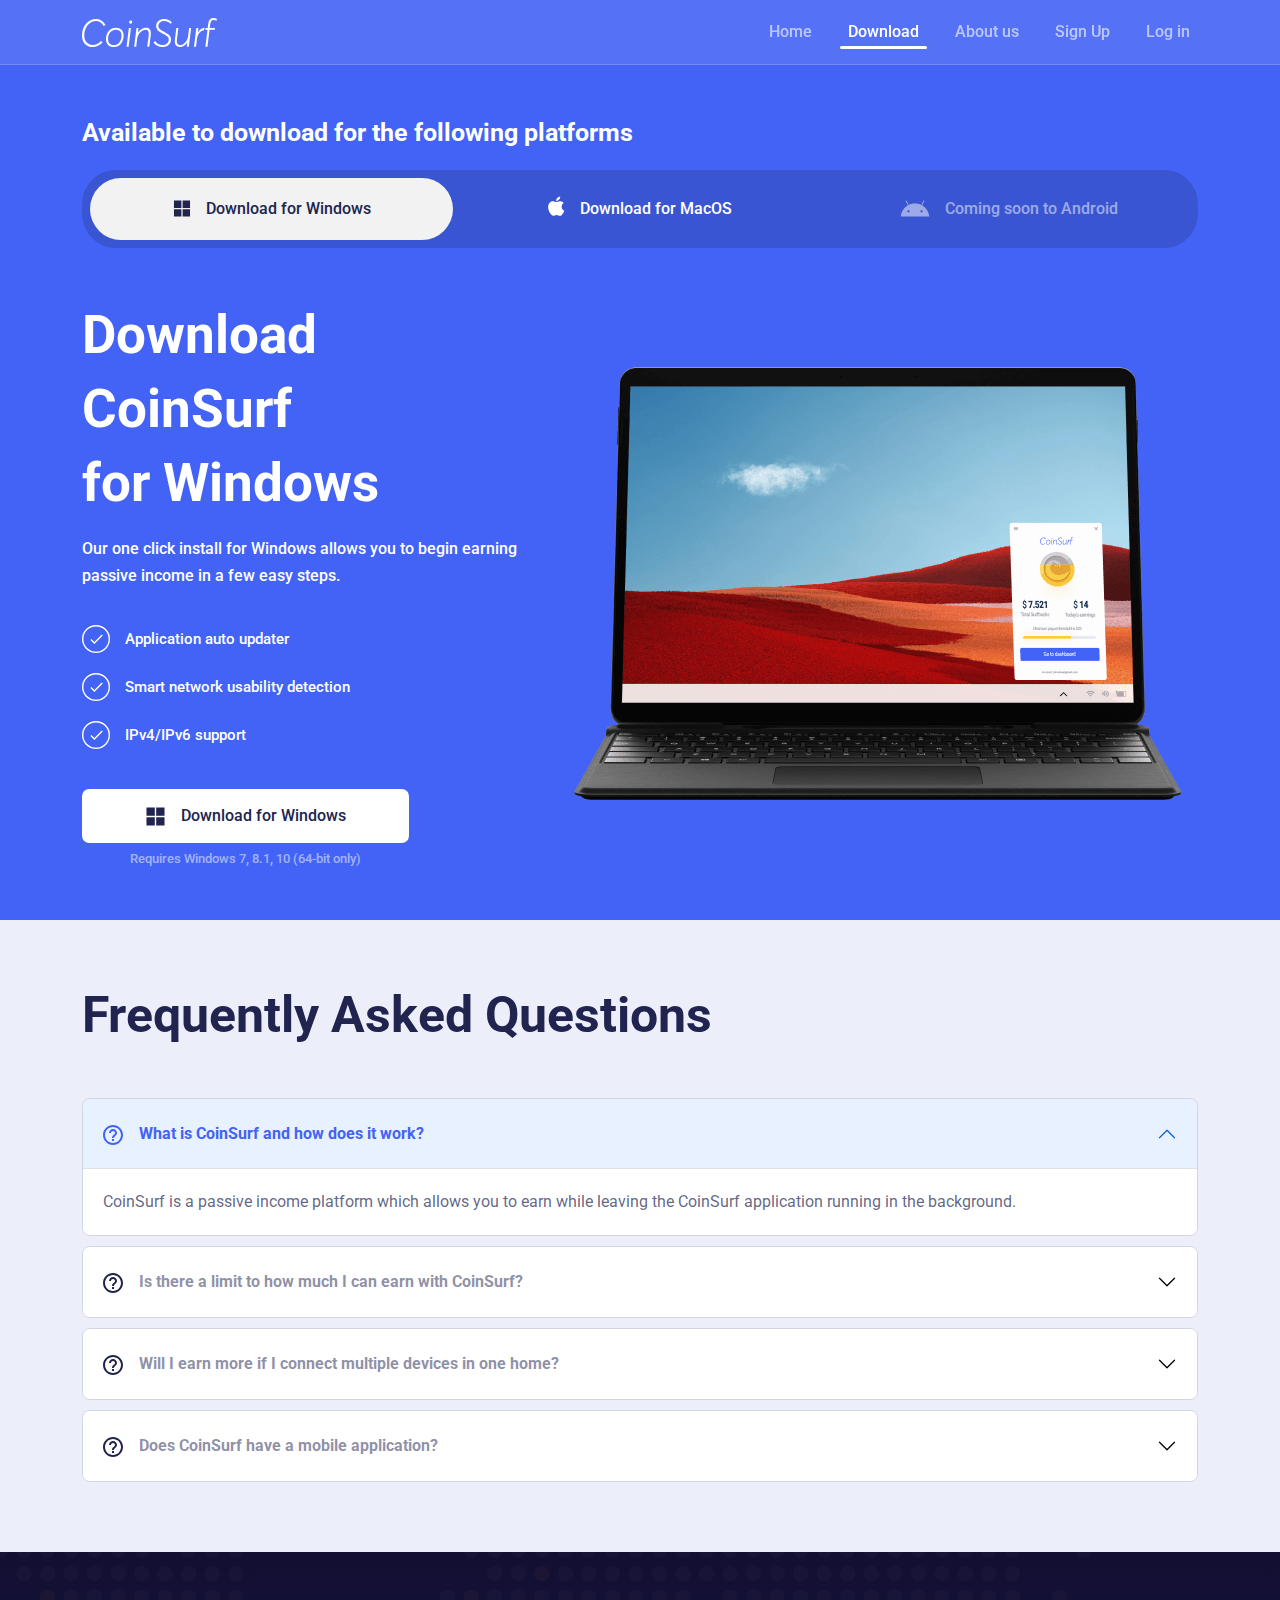
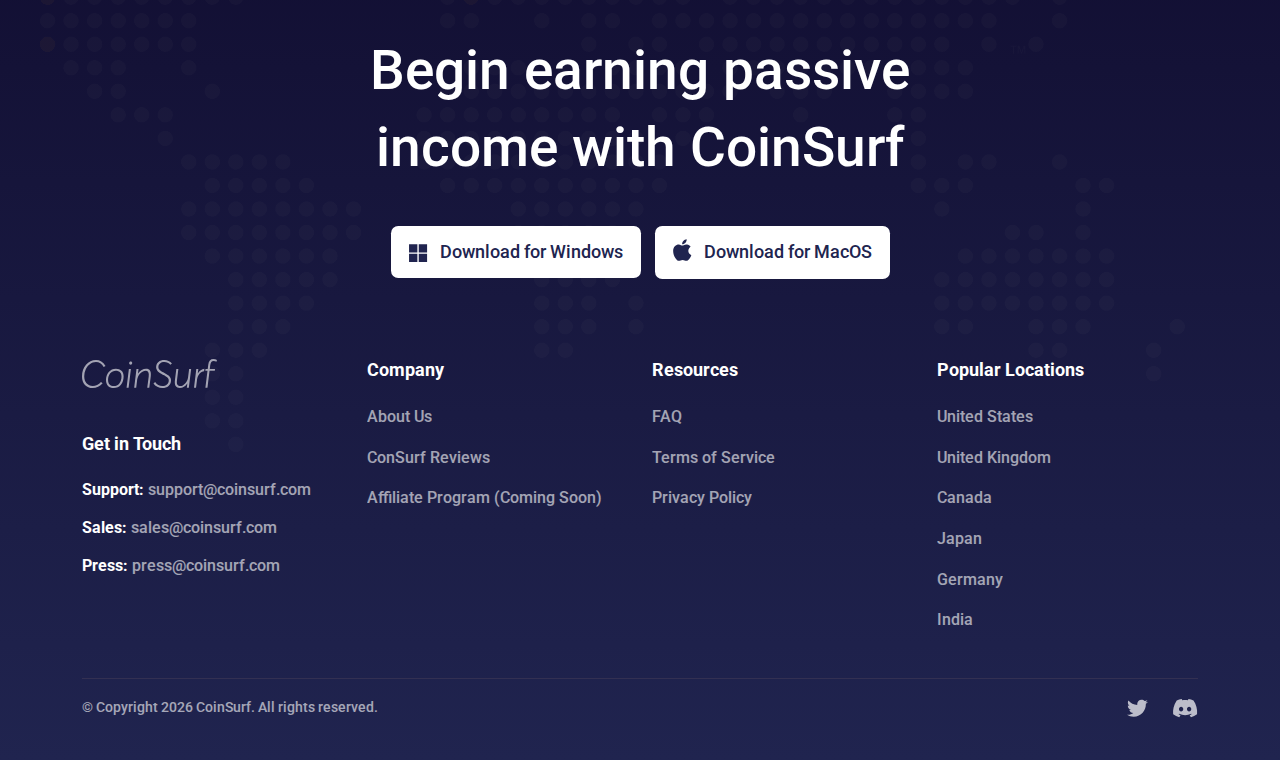
<file: download.html>
<!DOCTYPE html>
<html lang="en">
  <head>
    <meta charset="UTF-8" />
    <meta http-equiv="X-UA-Compatible" content="IE=edge" />
    <meta name="viewport" content="width=device-width, initial-scale=1.0" />
    <title>CoinSurf | Download App</title>

    <!-- Favicon -->
    <link rel="apple-touch-icon" sizes="180x180" href="favicon/apple-touch-icon.png" />
    <link rel="icon" type="image/png" sizes="32x32" href="favicon/favicon-32x32.png" />
    <link rel="icon" type="image/png" sizes="16x16" href="favicon/favicon-16x16.png" />
    <link rel="manifest" href="favicon/site.webmanifest" />
    <link rel="mask-icon" href="favicon/safari-pinned-tab.svg" color="#5bbad5" />
    <meta name="msapplication-TileColor" content="#da532c" />
    <meta name="theme-color" content="#ffffff" />

    <!-- Google Fonts -->
    <link rel="preconnect" href="https://fonts.googleapis.com" />
    <link rel="preconnect" href="https://fonts.gstatic.com" crossorigin />
    <link href="https://fonts.googleapis.com/css2?family=Roboto:wght@400;500;700&display=swap" rel="stylesheet" />

    <!-- CSS only -->
    <link rel="stylesheet" href="css/bootstrap.min.css">
    <link rel="stylesheet" href="css/download.css" />

    <!-- Global site tag (gtag.js) - Google Analytics -->
    <script async src="https://www.googletagmanager.com/gtag/js?id=G-V6ZQ5G9GBY"></script>
    <script>
      window.dataLayer = window.dataLayer || [];
      function gtag() {
        dataLayer.push(arguments);
      }
      gtag("js", new Date());
      gtag("config", "G-V6ZQ5G9GBY");
    </script>
  </head>

  <body>
    <!-- Start Header -->
    <header class="homepage-header">
      <nav class="navbar navbar-expand-lg">
        <div class="container">
          <a href="/">
            <svg width="135" height="29" viewBox="0 0 135 29" fill="none" xmlns="http://www.w3.org/2000/svg">
              <path d="M20.6334 24.374C19.3568 25.7735 17.8458 26.9008 16.1003 27.756C14.3548 28.5853 12.5442 29 10.6684 29C7.46397 29 4.8848 27.9763 2.93088 25.929C0.976959 23.8557 0 21.0049 0 17.3767C0 12.9191 1.32866 9.08356 3.98599 5.86997C6.64332 2.63047 9.99104 1.01072 14.0291 1.01072C17.9109 1.01072 21.0763 2.96738 23.5252 6.8807L21.6494 8.12467C19.7215 4.75559 17.1684 3.07105 13.9901 3.07105C11.7235 3.07105 9.67841 3.75782 7.85475 5.13137C6.03109 6.479 4.6373 8.24129 3.67337 10.4182C2.70943 12.5693 2.22747 14.8758 2.22747 17.3378C2.22747 20.2922 2.98298 22.6376 4.49401 24.374C6.03109 26.0844 8.1283 26.9397 10.7856 26.9397C12.2185 26.9397 13.6644 26.6028 15.1233 25.929C16.5823 25.2292 17.8718 24.2574 18.9921 23.0134L20.6334 24.374Z" fill="white" />
              <path d="M33.913 9.75737C36.2577 9.75737 38.1205 10.4312 39.5012 11.7788C40.908 13.1265 41.6115 15.0183 41.6115 17.4544C41.6115 20.7458 40.7127 23.4928 38.915 25.6957C37.1174 27.8986 34.7206 29 31.7246 29C29.3539 29 27.4651 28.3132 26.0583 26.9397C24.6775 25.5402 23.9871 23.5965 23.9871 21.1086C23.9871 17.9727 24.8989 15.3034 26.7226 13.1005C28.5463 10.8718 30.9431 9.75737 33.913 9.75737ZM33.8349 11.6622C31.5944 11.6622 29.7316 12.5563 28.2467 14.3445C26.7877 16.1327 26.0583 18.3226 26.0583 20.9142C26.0583 22.832 26.5663 24.3481 27.5823 25.4625C28.6244 26.5509 30.0182 27.0952 31.7637 27.0952C34.0303 27.0952 35.88 26.2011 37.3128 24.4129C38.7718 22.6247 39.5012 20.3441 39.5012 17.571C39.5012 15.6273 38.9802 14.1631 37.9381 13.1783C36.896 12.1676 35.5283 11.6622 33.8349 11.6622Z" fill="white" />
              <path d="M47.5844 3.07105C47.897 2.76005 48.2747 2.60456 48.7176 2.60456C49.1605 2.60456 49.5252 2.7471 49.8118 3.03217C50.0984 3.31725 50.2417 3.68007 50.2417 4.12064C50.2417 4.56122 50.0854 4.937 49.7727 5.24799C49.4862 5.55898 49.1084 5.71448 48.6395 5.71448C48.2226 5.71448 47.8709 5.57194 47.5844 5.28686C47.2978 5.00179 47.1545 4.63896 47.1545 4.19839C47.1545 3.7319 47.2978 3.35612 47.5844 3.07105ZM46.8809 9.95174H48.913L46.6074 28.8056H44.5753L46.8809 9.95174Z" fill="white" />
              <path d="M64.0544 9.75737C67.8841 9.75737 69.4472 12.3231 68.7438 17.4544L67.2588 28.8056H65.2267L66.7117 17.571C67.2327 13.6318 66.1776 11.6622 63.5464 11.6622C61.8269 11.6622 60.1205 12.5174 58.4271 14.2279C56.7337 15.9383 55.6656 17.9857 55.2227 20.37L54.2066 28.8056H52.1746L54.4802 9.95174H56.5123L55.9652 14.5777H56.0042C57.0463 13.0746 58.2838 11.8954 59.7167 11.0402C61.1496 10.185 62.5955 9.75737 64.0544 9.75737Z" fill="white" />
              <path d="M81.7889 13.6059C81.9453 13.6836 82.1797 13.8132 82.4924 13.9946C83.4042 14.487 84.0816 14.8758 84.5244 15.1609C84.9673 15.42 85.5274 15.7958 86.2048 16.2882C86.9082 16.7806 87.4162 17.2341 87.7289 17.6488C88.0675 18.0634 88.3671 18.5818 88.6277 19.2038C88.8882 19.8257 89.0184 20.4736 89.0184 21.1475C89.0184 23.5576 88.1978 25.4754 86.5565 26.9008C84.9413 28.3003 82.8571 29 80.304 29C78.5585 29 76.8911 28.6113 75.3019 27.8338C73.7128 27.0563 72.4362 25.9549 71.4723 24.5295L73.1526 23.0134C73.9603 24.3092 74.9893 25.294 76.2398 25.9678C77.4903 26.6157 78.819 26.9397 80.2258 26.9397C82.1276 26.9397 83.6908 26.4343 84.9152 25.4236C86.1397 24.387 86.7519 23.0393 86.7519 21.3807C86.7519 20.7846 86.6216 20.2404 86.3611 19.748C86.1006 19.2297 85.6968 18.7632 85.1497 18.3485C84.6286 17.908 84.0946 17.5192 83.5475 17.1823C83.0004 16.8454 82.31 16.4567 81.4763 16.0161C81.1898 15.8606 80.9683 15.744 80.812 15.6662C79.822 15.122 79.1577 14.7592 78.819 14.5777C78.5064 14.3704 77.9462 13.9817 77.1386 13.4115C76.3571 12.8414 75.81 12.349 75.4973 11.9343C75.1847 11.5197 74.8721 10.9884 74.5595 10.3405C74.2729 9.66667 74.1296 8.95398 74.1296 8.20241C74.1296 6.05139 74.8981 4.31501 76.4352 2.9933C77.9983 1.67158 80.0044 1.01072 82.4533 1.01072C83.8601 1.01072 85.2279 1.30876 86.5565 1.90483C87.9112 2.50089 89.0445 3.33021 89.9563 4.39276L88.315 5.86997C86.804 4.00402 84.798 3.07105 82.297 3.07105C80.6036 3.07105 79.1837 3.52458 78.0374 4.43164C76.9172 5.3387 76.3701 6.50492 76.3961 7.9303C76.3961 8.5782 76.5134 9.17426 76.7478 9.7185C77.0084 10.2368 77.4512 10.7422 78.0765 11.2346C78.7018 11.727 79.2228 12.1157 79.6396 12.4008C80.0825 12.66 80.799 13.0617 81.7889 13.6059Z" fill="white" />
              <path d="M107.107 9.95174H109.139L106.833 28.8056H104.801L105.348 24.4129H105.231C104.319 25.8123 103.225 26.9267 101.948 27.756C100.672 28.5853 99.343 29 97.9622 29C93.9762 29 92.2959 26.4473 92.9211 21.3418L94.3279 9.95174H96.36L94.9923 21.2252C94.7057 23.4021 94.862 24.9312 95.4612 25.8123C96.0865 26.6676 97.0764 27.0952 98.4312 27.0952C100.046 27.0952 101.623 26.2399 103.16 24.5295C104.723 22.819 105.687 20.7976 106.051 18.4651L107.107 9.95174Z" fill="white" />
              <path d="M115.909 14.3056C117.55 11.7659 119.725 10.2498 122.435 9.75737L122.122 12.1676C120.325 12.349 118.787 13.1783 117.511 14.6555C116.26 16.1068 115.453 17.9727 115.088 20.2534L114.033 28.8056H112.001L114.306 9.95174H116.339L115.791 14.3056H115.909Z" fill="white" />
              <path d="M134.414 2.8378C133.632 2.21582 132.668 1.90483 131.522 1.90483C129.672 1.90483 128.578 3.31725 128.239 6.14209L127.771 9.95174H133.007L132.812 11.7399H127.536L125.465 28.8056H123.394L125.504 11.7399H123.316L123.511 9.95174H125.738L126.246 5.71448C126.689 1.90483 128.383 0 131.327 0C132.76 0 133.984 0.336908 135 1.01072L134.414 2.8378Z" fill="white" />
            </svg>
          </a>
          <div class="collapse navbar-collapse" id="navbarSupportedContent">
            <ul class="navbar-nav ms-auto mb-2 mb-lg-0">
              <li class="nav-item">
                <a class="nav-link" aria-current="page" href="/">Home</a>
              </li>
              <li class="nav-item">
                <a class="nav-link active" href="/download.html">Download</a>
              </li>
              <li class="nav-item">
                <a class="nav-link about-us-link" href="/about-us.html">About us</a>
              </li>
              <li class="nav-item">
                <a class="nav-link signup-link" href="/signup-windows.html">Sign Up</a>
              </li>
              <li class="nav-item">
                <a class="nav-link login-link" href="/login.html">Log in</a>
              </li>
            </ul>
          </div>
          <div class="d-flex align-items-center">
            <button class="menu-toggle m-2 d-lg-none" type="button" data-bs-toggle="collapse" data-bs-target="#navbarSupportedContent" aria-controls="navbarSupportedContent" aria-expanded="false" aria-label="Toggle navigation"></button>
          </div>
        </div>
      </nav>

      <div class="app-hero">
        <div class="container">
          <div class="platforms">
            <h5 class="text-center text-lg-start">Available to download for the following platforms</h5>
            <ul>
              <li data-content=".windows-app" id="windows-tab" class="active app">
                <div class="icon">
                  <svg width="18" height="17" viewBox="0 0 18 17" fill="none" xmlns="http://www.w3.org/2000/svg">
                    <path fill-rule="evenodd" clip-rule="evenodd" d="M8.38169 0.519531H0.962067V7.93556H8.38169V0.519531ZM17.0379 0.519531H9.6183V7.93556H17.0379V0.519531ZM9.6183 9.17157H17.0379V16.5876H9.6183V9.17157ZM8.38169 9.17157H0.962067V16.5876H8.38169V9.17157Z" fill="white" />
                  </svg>
                </div>
                <span>Download for Windows</span>
              </li>
              <li data-content=".mac-app" id="mac-tab" class="app">
                <div class="icon">
                  <svg style="position: relative; top: -3px" width="17" height="20" viewBox="0 0 17 20" fill="none" xmlns="http://www.w3.org/2000/svg">
                    <path fill-rule="evenodd" clip-rule="evenodd" d="M12.2028 0.891507C12.2028 1.87883 11.7658 2.86615 11.1481 3.57771C10.4926 4.36641 9.35841 4.95264 8.45663 4.95264C8.35334 4.95264 8.25005 4.93914 8.18649 4.92757C8.17457 4.87936 8.14875 4.72895 8.14875 4.57853C8.14875 3.57771 8.67711 2.59039 9.24321 1.9656C9.96424 1.15376 11.16 0.540545 12.1651 0.503906C12.1909 0.615751 12.2028 0.754593 12.2028 0.891507ZM15.7465 7.11015C15.7712 7.09443 15.7882 7.08364 15.7961 7.07769C14.4573 5.21489 12.4233 5.16476 11.8572 5.16476C10.9912 5.16476 10.2159 5.46295 9.56441 5.71355C9.09222 5.89517 8.68502 6.0518 8.35532 6.0518C7.99091 6.0518 7.5737 5.88824 7.10816 5.70574C6.52063 5.4754 5.85612 5.21489 5.12359 5.21489C2.65261 5.21489 0.141907 7.20303 0.141907 10.9518C0.141907 13.2889 1.06952 15.7515 2.21761 17.3366C3.20878 18.6864 4.07084 19.7856 5.30633 19.7856C5.89214 19.7856 6.32166 19.6087 6.77337 19.4227C7.27433 19.2164 7.80259 18.9988 8.60163 18.9988C9.40923 18.9988 9.89179 19.2032 10.357 19.4002C10.7901 19.5835 11.2081 19.7605 11.8592 19.7605C13.2099 19.7605 14.0978 18.5746 14.9479 17.3867C15.9013 16.0369 16.3006 14.7121 16.3125 14.6504C16.235 14.6253 13.6469 13.6129 13.6469 10.7512C13.6469 8.4469 15.4113 7.32358 15.7465 7.11015Z" fill="white" />
                  </svg>
                </div>
                <span>Download for MacOS</span>
              </li>
              <li class="disabled">
                <div class="icon">
                  <svg width="30" height="17" viewBox="0 0 30 17" fill="none" xmlns="http://www.w3.org/2000/svg">
                    <path fill-rule="evenodd" clip-rule="evenodd" d="M21.9553 5.34856L24.3203 1.21512C24.4538 0.983403 24.3731 0.689052 24.1465 0.554401C23.9199 0.419754 23.6251 0.498037 23.4947 0.72976L21.0987 4.91643C19.2706 4.07408 17.2129 3.60437 15 3.60437C12.787 3.60437 10.7293 4.07407 8.90122 4.91643L6.50518 0.72976C6.37172 0.498037 6.07997 0.419754 5.8503 0.554401C5.62063 0.689052 5.54304 0.983403 5.6765 1.21512L8.04149 5.34856C3.96326 7.57811 1.20098 11.7429 0.744751 16.6184H29.2552C28.799 11.7428 26.0367 7.57807 21.9553 5.34856H21.9553ZM8.45429 12.5789C7.79321 12.5789 7.25938 12.0372 7.25938 11.3734C7.25938 10.7064 7.79631 10.1678 8.45429 10.1678C9.11538 10.1678 9.64921 10.7095 9.64921 11.3734C9.65232 12.0372 9.11537 12.5789 8.45429 12.5789ZM20.3476 11.3734C20.3476 12.0372 20.8815 12.5789 21.5425 12.5789C22.2036 12.5789 22.7406 12.0372 22.7375 11.3734C22.7375 10.7095 22.2036 10.1678 21.5425 10.1678C20.8846 10.1678 20.3476 10.7064 20.3476 11.3734Z" fill="white" />
                  </svg>
                </div>
                <span>Coming soon to Android</span>
              </li>
            </ul>
          </div>
          <div class="apps-download">
            <div class="windows-app">
              <div class="row align-items-center">
                <div class="col-md-6 col-xl-5 order-2 order-md-1">
                  <div class="text">
                    <h1 class="text-center text-md-start">Download CoinSurf for&nbsp;Windows</h1>
                    <p class="text-center text-md-start">Our one click install for Windows allows you to begin earning passive income in a few easy steps.</p>
                    <ul class="list">
                      <li>
                        <svg width="28" height="28" viewBox="0 0 28 28" fill="none" xmlns="http://www.w3.org/2000/svg">
                          <circle cx="14" cy="14" r="13.3" stroke="white" stroke-width="1.4" />
                          <path d="M19.768 9.51294L12.362 16.9189L9.436 13.9999L8.449 14.9869L12.362 18.8999L20.762 10.4999L19.768 9.51294Z" fill="white" />
                        </svg>
                        <p>Application auto updater</p>
                      </li>
                      <li>
                        <svg width="28" height="28" viewBox="0 0 28 28" fill="none" xmlns="http://www.w3.org/2000/svg">
                          <circle cx="14" cy="14" r="13.3" stroke="white" stroke-width="1.4" />
                          <path d="M19.768 9.51294L12.362 16.9189L9.436 13.9999L8.449 14.9869L12.362 18.8999L20.762 10.4999L19.768 9.51294Z" fill="white" />
                        </svg>
                        <p>Smart network usability detection</p>
                      </li>
                      <li>
                        <svg width="28" height="28" viewBox="0 0 28 28" fill="none" xmlns="http://www.w3.org/2000/svg">
                          <circle cx="14" cy="14" r="13.3" stroke="white" stroke-width="1.4" />
                          <path d="M19.768 9.51294L12.362 16.9189L9.436 13.9999L8.449 14.9869L12.362 18.8999L20.762 10.4999L19.768 9.51294Z" fill="white" />
                        </svg>
                        <p>IPv4/IPv6 support</p>
                      </li>
                    </ul>
                    <div class="download-btn d-md-inline-block text-center">
                      <a href="#" class="d-flex align-items-center justify-content-center">
                        <svg class="d-block me-3" width="19" height="19" viewBox="0 0 19 19" fill="none" xmlns="http://www.w3.org/2000/svg">
                          <path fill-rule="evenodd" clip-rule="evenodd" d="M8.80603 0.534424H0.478271V8.81029H8.80603V0.534424ZM18.5217 0.534424H10.194V8.81029H18.5217V0.534424ZM10.194 10.1896H18.5217V18.4655H10.194V10.1896ZM8.80603 10.1896H0.478271V18.4655H8.80603V10.1896Z" fill="#20244F" />
                        </svg>
                        <span>Download for Windows</span>
                      </a>
                      <p class="mx-3 mx-lg-5 mt-2">Requires Windows 7, 8.1, 10 (64-bit only)</p>
                    </div>
                  </div>
                </div>
                <div class="col-md-6 col-xl-7 order-1 order-md-2">
                  <div class="image text-center my-4 my-md-0">
                    <picture>
                      <source media="(min-width: 1920px)" srcset="imgs/download/windows@2x.png" />
                      <source media="(max-width: 1920px)" srcset="imgs/download/windows.png" />
                      <img width="608" height="433" src="imgs/download/windows.png" class="img-fluid" alt="download for windows" />
                    </picture>
                  </div>
                </div>
              </div>
              <div class="app-devices text-white d-none d-xxl-block">
                <div class="row">
                  <div class="col-lg-6">
                    <ul class="d-flex align-items-center">
                      <li><strong>Compatible with:</strong></li>
                      <li>
                        <p>Windows 11</p>
                      </li>
                      <li>
                        <p>Windows 10</p>
                      </li>
                      <li>
                        <p>Windows 8</p>
                      </li>
                      <li>
                        <p>Windows 7</p>
                      </li>
                    </ul>
                  </div>
                  <div class="col-lg-6">
                    <ul class="d-flex align-items-center">
                      <li><strong>Runs on:</strong></li>
                      <li>
                        <p>Laptop</p>
                      </li>
                      <li>
                        <p>Tablet</p>
                      </li>
                      <li>
                        <p>Workstation</p>
                      </li>
                    </ul>
                  </div>
                </div>
              </div>
            </div>
            <div class="mac-app">
              <div class="row align-items-center">
                <div class="col-md-6 col-xl-5 order-2 order-md-1">
                  <div class="text">
                    <h1 class="text-center text-md-start">Download CoinSurf for&nbsp;macOS</h1>
                    <p class="text-center text-md-start">Our new macOS application will run in the background and operate directly from your tray menu if you want to view your earnings.</p>
                    <ul class="list">
                      <li>
                        <svg width="28" height="28" viewBox="0 0 28 28" fill="none" xmlns="http://www.w3.org/2000/svg">
                          <circle cx="14" cy="14" r="13.3" stroke="white" stroke-width="1.4" />
                          <path d="M19.768 9.51294L12.362 16.9189L9.436 13.9999L8.449 14.9869L12.362 18.8999L20.762 10.4999L19.768 9.51294Z" fill="white" />
                        </svg>
                        <p>Auto updating after the first install.</p>
                      </li>
                      <li>
                        <svg width="28" height="28" viewBox="0 0 28 28" fill="none" xmlns="http://www.w3.org/2000/svg">
                          <circle cx="14" cy="14" r="13.3" stroke="white" stroke-width="1.4" />
                          <path d="M19.768 9.51294L12.362 16.9189L9.436 13.9999L8.449 14.9869L12.362 18.8999L20.762 10.4999L19.768 9.51294Z" fill="white" />
                        </svg>
                        <p>Near-instant balance updating.</p>
                      </li>
                      <li>
                        <svg width="28" height="28" viewBox="0 0 28 28" fill="none" xmlns="http://www.w3.org/2000/svg">
                          <circle cx="14" cy="14" r="13.3" stroke="white" stroke-width="1.4" />
                          <path d="M19.768 9.51294L12.362 16.9189L9.436 13.9999L8.449 14.9869L12.362 18.8999L20.762 10.4999L19.768 9.51294Z" fill="white" />
                        </svg>
                        <p>Auto start with macOS.</p>
                      </li>
                    </ul>
                    <div class="download-btn d-md-inline-block text-center">
                      <a href="#" class="d-flex align-items-center justify-content-center">
                        <svg class="d-block me-3" style="position: relative; top: -3px" width="19" height="22" viewBox="0 0 19 22" fill="none" xmlns="http://www.w3.org/2000/svg">
                          <path fill-rule="evenodd" clip-rule="evenodd" d="M13.687 0.777266C13.687 1.87906 13.1965 2.98085 12.5032 3.77492C11.7675 4.65506 10.4945 5.30925 9.48231 5.30925C9.36638 5.30925 9.25045 5.29419 9.17911 5.28128C9.16573 5.22748 9.13675 5.05963 9.13675 4.89177C9.13675 3.77492 9.72978 2.67313 10.3652 1.9759C11.1744 1.06993 12.5166 0.385613 13.6447 0.344727C13.6736 0.469539 13.687 0.624479 13.687 0.777266ZM17.6645 7.71692C17.6922 7.69937 17.7112 7.68733 17.7201 7.68069C16.2174 5.60191 13.9345 5.54596 13.2991 5.54596C12.3271 5.54596 11.4569 5.87873 10.7257 6.15838C10.1957 6.36107 9.73865 6.53586 9.36861 6.53586C8.95959 6.53586 8.49132 6.35333 7.9688 6.14967C7.30936 5.89263 6.56351 5.60191 5.74132 5.60191C2.96791 5.60191 0.149902 7.82056 0.149902 12.0039C0.149902 14.6121 1.19105 17.3601 2.47966 19.129C3.59215 20.6354 4.55972 21.862 5.94643 21.862C6.60394 21.862 7.08603 21.6646 7.59303 21.457C8.1553 21.2268 8.74822 20.984 9.64506 20.984C10.5515 20.984 11.0931 21.212 11.6153 21.4319C12.1013 21.6365 12.5705 21.834 13.3013 21.834C14.8173 21.834 15.8139 20.5105 16.7681 19.185C17.8382 17.6786 18.2863 16.2002 18.2997 16.1314C18.2128 16.1034 15.3078 14.9736 15.3078 11.7801C15.3078 9.20865 17.2882 7.95509 17.6645 7.71692Z" fill="#20244F" />
                        </svg>
                        <span>Download for MacOS</span>
                      </a>
                      <p class="mx-3 mx-lg-5 mt-2">Requires macOS 10.13+ (64-bit only)</p>
                    </div>
                  </div>
                </div>
                <div class="col-md-6 col-xl-7 order-1 order-md-2">
                  <div class="image text-center my-4 my-md-0">
                    <picture>
                      <source media="(min-width: 1920px)" srcset="imgs/download/laptop@2x.png" />
                      <source media="(max-width: 1920px)" srcset="imgs/download/laptop.png" />
                      <img width="756" height="433" src="imgs/download/laptop.png" class="img-fluid" alt="download for mac" />
                    </picture>
                  </div>
                </div>
              </div>
              <div class="app-devices text-white d-none d-xxl-block">
                <div class="row">
                  <div class="col-lg-6">
                    <ul class="d-flex align-items-center">
                      <li><strong>Compatible with:</strong></li>
                      <li>
                        <p>Mac OS Big Sur (11)</p>
                      </li>
                      <li>
                        <p>Mac OS Catalina (10.15)</p>
                      </li>
                      <li>
                        <p>Mac OS Mojave (10.14)</p>
                      </li>
                    </ul>
                  </div>
                  <div class="col-lg-6">
                    <ul class="d-flex align-items-center">
                      <li><strong>Runs on:</strong></li>
                      <li>
                        <p>Macbook</p>
                      </li>
                      <li>
                        <p>Macbook Air</p>
                      </li>
                      <li>
                        <p>Macbook Pro</p>
                      </li>
                      <li>
                        <p>iMac</p>
                      </li>
                      <li>
                        <p>iMac Pro</p>
                      </li>
                      <li>
                        <p>Mac Pro</p>
                      </li>
                      <li>
                        <p>Mac Mini</p>
                      </li>
                    </ul>
                  </div>
                </div>
              </div>
            </div>
          </div>
        </div>
      </div>
    </header>

    <!-- Trustpilot Widget -->
    <div class="trustpilot-widget text-center bg-white d-none">
      <div class="container">
        <picture>
          <source media="(min-width: 992px)" srcset="imgs/download/trustpilot-widget.svg" />
          <source media="(max-width: 991px)" srcset="imgs/download/trustpilot-widget-m.svg" />
          <img src="imgs/download/trustpilot-widget.svg" alt=" Trustpilot review" class="img-fluid" />
        </picture>
      </div>
    </div>

    <!-- Frequently Asked Questions -->
    <section class="faq">
      <div class="container">
        <h2 class="mb-4 mb-xl-5 faq-title">Frequently Asked Questions</h2>
        <div class="accordion" id="accordionExample">
          <div class="accordion-item">
            <h2 class="accordion-header" id="flush-headingOne">
              <button class="accordion-button" type="button" data-bs-toggle="collapse" data-bs-target="#flush-collapseOne" aria-expanded="false" aria-controls="flush-collapseOne">
                <span class="icon me-2 me-lg-3">
                  <svg class="flex-shrink-0" width="20" height="20" viewBox="0 0 20 20" fill="none" xmlns="http://www.w3.org/2000/svg">
                    <path fill-rule="evenodd" clip-rule="evenodd" d="M0 10C0 4.48 4.48 0 10 0C15.52 0 20 4.48 20 10C20 15.52 15.52 20 10 20C4.48 20 0 15.52 0 10ZM11 14V16H9V14H11ZM10 18C5.59 18 2 14.41 2 10C2 5.59 5.59 2 10 2C14.41 2 18 5.59 18 10C18 14.41 14.41 18 10 18ZM6 8C6 5.79 7.79 4 10 4C12.21 4 14 5.79 14 8C14 9.28292 13.21 9.97332 12.4408 10.6455C11.711 11.2833 11 11.9046 11 13H9C9 11.1787 9.94212 10.4566 10.7704 9.82168C11.4202 9.32361 12 8.87922 12 8C12 6.9 11.1 6 10 6C8.9 6 8 6.9 8 8H6Z" fill="#20244F" />
                  </svg>
                </span>
                What is CoinSurf and how does it work?
              </button>
            </h2>
            <div id="flush-collapseOne" class="accordion-collapse collapse show" aria-labelledby="flush-headingOne" data-bs-parent="#accordionExample">
              <div class="accordion-body">CoinSurf is a passive income platform which allows you to earn while leaving the CoinSurf application running in the background.</div>
            </div>
          </div>
          <div class="accordion-item">
            <h2 class="accordion-header" id="flush-headingTwo">
              <button class="accordion-button collapsed" type="button" data-bs-toggle="collapse" data-bs-target="#flush-collapseTwo" aria-expanded="false" aria-controls="flush-collapseTwo">
                <span class="icon me-2 me-lg-3">
                  <svg class="flex-shrink-0" width="20" height="20" viewBox="0 0 20 20" fill="none" xmlns="http://www.w3.org/2000/svg">
                    <path fill-rule="evenodd" clip-rule="evenodd" d="M0 10C0 4.48 4.48 0 10 0C15.52 0 20 4.48 20 10C20 15.52 15.52 20 10 20C4.48 20 0 15.52 0 10ZM11 14V16H9V14H11ZM10 18C5.59 18 2 14.41 2 10C2 5.59 5.59 2 10 2C14.41 2 18 5.59 18 10C18 14.41 14.41 18 10 18ZM6 8C6 5.79 7.79 4 10 4C12.21 4 14 5.79 14 8C14 9.28292 13.21 9.97332 12.4408 10.6455C11.711 11.2833 11 11.9046 11 13H9C9 11.1787 9.94212 10.4566 10.7704 9.82168C11.4202 9.32361 12 8.87922 12 8C12 6.9 11.1 6 10 6C8.9 6 8 6.9 8 8H6Z" fill="#20244F" />
                  </svg>
                </span>
                Is there a limit to how much I can earn with CoinSurf?
              </button>
            </h2>
            <div id="flush-collapseTwo" class="accordion-collapse collapse" aria-labelledby="flush-headingTwo" data-bs-parent="#accordionExample">
              <div class="accordion-body">Absolutely not! You can earn as much money as you want with CoinSurf. As long as your devices are consistently available to share your unused internet and there is demand for network access in your region, you will be able to earn income.</div>
            </div>
          </div>
          <div class="accordion-item">
            <h2 class="accordion-header" id="flush-headingThree">
              <button class="accordion-button collapsed" type="button" data-bs-toggle="collapse" data-bs-target="#flush-collapseThree" aria-expanded="false" aria-controls="flush-collapseThree">
                <span class="icon me-2 me-lg-3">
                  <svg class="flex-shrink-0" width="20" height="20" viewBox="0 0 20 20" fill="none" xmlns="http://www.w3.org/2000/svg">
                    <path fill-rule="evenodd" clip-rule="evenodd" d="M0 10C0 4.48 4.48 0 10 0C15.52 0 20 4.48 20 10C20 15.52 15.52 20 10 20C4.48 20 0 15.52 0 10ZM11 14V16H9V14H11ZM10 18C5.59 18 2 14.41 2 10C2 5.59 5.59 2 10 2C14.41 2 18 5.59 18 10C18 14.41 14.41 18 10 18ZM6 8C6 5.79 7.79 4 10 4C12.21 4 14 5.79 14 8C14 9.28292 13.21 9.97332 12.4408 10.6455C11.711 11.2833 11 11.9046 11 13H9C9 11.1787 9.94212 10.4566 10.7704 9.82168C11.4202 9.32361 12 8.87922 12 8C12 6.9 11.1 6 10 6C8.9 6 8 6.9 8 8H6Z" fill="#20244F" />
                  </svg>
                </span>
                Will I earn more if I connect multiple devices in one home?
              </button>
            </h2>
            <div id="flush-collapseThree" class="accordion-collapse collapse" aria-labelledby="flush-headingThree" data-bs-parent="#accordionExample">
              <div class="accordion-body">Not neccessarily. By connecting with multiple devices in the same network, you will have redundancy incase one of your devices goes offline and you want to make sure you are still connected to CoinSurf. However, you can only earn from 1 IP through 1 device at any given moment.</div>
            </div>
          </div>
          <div class="accordion-item">
            <h2 class="accordion-header" id="flush-headingFour">
              <button class="accordion-button collapsed" type="button" data-bs-toggle="collapse" data-bs-target="#flush-collapseFour" aria-expanded="false" aria-controls="flush-collapseFour">
                <span class="icon me-2 me-lg-3">
                  <svg class="flex-shrink-0" width="20" height="20" viewBox="0 0 20 20" fill="none" xmlns="http://www.w3.org/2000/svg">
                    <path fill-rule="evenodd" clip-rule="evenodd" d="M0 10C0 4.48 4.48 0 10 0C15.52 0 20 4.48 20 10C20 15.52 15.52 20 10 20C4.48 20 0 15.52 0 10ZM11 14V16H9V14H11ZM10 18C5.59 18 2 14.41 2 10C2 5.59 5.59 2 10 2C14.41 2 18 5.59 18 10C18 14.41 14.41 18 10 18ZM6 8C6 5.79 7.79 4 10 4C12.21 4 14 5.79 14 8C14 9.28292 13.21 9.97332 12.4408 10.6455C11.711 11.2833 11 11.9046 11 13H9C9 11.1787 9.94212 10.4566 10.7704 9.82168C11.4202 9.32361 12 8.87922 12 8C12 6.9 11.1 6 10 6C8.9 6 8 6.9 8 8H6Z" fill="#20244F" />
                  </svg>
                </span>

                Does CoinSurf have a mobile application?
              </button>
            </h2>
            <div id="flush-collapseFour" class="accordion-collapse collapse" aria-labelledby="flush-headingFour" data-bs-parent="#accordionExample">
              <div class="accordion-body">We are working on an Android application which we hope to launch before Q4 of 2022. However due to development limitations with Apple devices, we do not have any plans to release an iOS or iPadOS application in the near future.</div>
            </div>
          </div>
        </div>
      </div>
    </section>

    <!-- Footer -->
    <footer>
      <div class="container">
        <div class="row">
          <div class="col-md-10 col-lg-7 m-auto">
            <h2 class="section-title footer-title text-center">Begin earning passive income with CoinSurf</h2>
            <div class="btns text-center">
              <a href="/CoinSurf-Setup.exe" download>
                <svg class="me-2" width="19" height="19" viewBox="0 0 19 19" fill="none" xmlns="http://www.w3.org/2000/svg">
                  <path fill-rule="evenodd" clip-rule="evenodd" d="M8.37122 0.137939H0.043457V8.4138H8.37122V0.137939ZM18.0869 0.137939H9.75918V8.4138H18.0869V0.137939ZM9.75918 9.79311H18.0869V18.069H9.75918V9.79311ZM8.37122 9.79311H0.043457V18.069H8.37122V9.79311Z" fill="#20244F" />
                </svg>

                <span>Download for Windows</span>
              </a>
              <a href="/CoinSurf-Setup.dmg" download>
                <svg class="me-2" style="position: relative; top: -3px" width="19" height="22" viewBox="0 0 19 22" fill="none" xmlns="http://www.w3.org/2000/svg">
                  <path fill-rule="evenodd" clip-rule="evenodd" d="M13.687 0.777266C13.687 1.87906 13.1965 2.98085 12.5032 3.77492C11.7675 4.65506 10.4945 5.30925 9.48231 5.30925C9.36638 5.30925 9.25045 5.29419 9.17911 5.28128C9.16573 5.22748 9.13675 5.05963 9.13675 4.89177C9.13675 3.77492 9.72978 2.67313 10.3652 1.9759C11.1744 1.06993 12.5166 0.385613 13.6447 0.344727C13.6736 0.469539 13.687 0.624479 13.687 0.777266ZM17.6645 7.71692C17.6922 7.69937 17.7112 7.68733 17.7201 7.68069C16.2174 5.60191 13.9345 5.54596 13.2991 5.54596C12.3271 5.54596 11.4569 5.87873 10.7257 6.15838C10.1957 6.36107 9.73865 6.53586 9.36861 6.53586C8.95959 6.53586 8.49132 6.35333 7.9688 6.14967C7.30936 5.89263 6.56351 5.60191 5.74132 5.60191C2.96791 5.60191 0.149902 7.82056 0.149902 12.0039C0.149902 14.6121 1.19105 17.3601 2.47966 19.129C3.59215 20.6354 4.55972 21.862 5.94643 21.862C6.60394 21.862 7.08603 21.6646 7.59303 21.457C8.1553 21.2268 8.74822 20.984 9.64506 20.984C10.5515 20.984 11.0931 21.212 11.6153 21.4319C12.1013 21.6365 12.5705 21.834 13.3013 21.834C14.8173 21.834 15.8139 20.5105 16.7681 19.185C17.8382 17.6786 18.2863 16.2002 18.2997 16.1314C18.2128 16.1034 15.3078 14.9736 15.3078 11.7801C15.3078 9.20865 17.2882 7.95509 17.6645 7.71692Z" fill="#20244F" />
                </svg>
                <span>Download for MacOS</span>
              </a>
            </div>
          </div>
        </div>
        <div class="row">
          <div class="col-md-6 col-lg-3">
            <div class="footer-col">
              <a href="/" class="footer-logo d-block">
                <svg width="135" height="29" viewBox="0 0 135 29" fill="none" xmlns="http://www.w3.org/2000/svg">
                  <path d="M20.6334 24.374C19.3568 25.7735 17.8458 26.9008 16.1003 27.756C14.3548 28.5853 12.5442 29 10.6684 29C7.46397 29 4.8848 27.9763 2.93088 25.929C0.976959 23.8557 0 21.0049 0 17.3767C0 12.9191 1.32866 9.08356 3.98599 5.86997C6.64332 2.63047 9.99104 1.01072 14.0291 1.01072C17.9109 1.01072 21.0763 2.96738 23.5252 6.8807L21.6494 8.12467C19.7215 4.75559 17.1684 3.07105 13.9901 3.07105C11.7235 3.07105 9.67841 3.75782 7.85475 5.13137C6.03109 6.479 4.6373 8.24129 3.67337 10.4182C2.70943 12.5693 2.22747 14.8758 2.22747 17.3378C2.22747 20.2922 2.98298 22.6376 4.49401 24.374C6.03109 26.0844 8.1283 26.9397 10.7856 26.9397C12.2185 26.9397 13.6644 26.6028 15.1233 25.929C16.5823 25.2292 17.8718 24.2574 18.9921 23.0134L20.6334 24.374Z" fill="white" />
                  <path d="M33.913 9.75737C36.2577 9.75737 38.1205 10.4312 39.5012 11.7788C40.908 13.1265 41.6115 15.0183 41.6115 17.4544C41.6115 20.7458 40.7127 23.4928 38.915 25.6957C37.1174 27.8986 34.7206 29 31.7246 29C29.3539 29 27.4651 28.3132 26.0583 26.9397C24.6775 25.5402 23.9871 23.5965 23.9871 21.1086C23.9871 17.9727 24.8989 15.3034 26.7226 13.1005C28.5463 10.8718 30.9431 9.75737 33.913 9.75737ZM33.8349 11.6622C31.5944 11.6622 29.7316 12.5563 28.2467 14.3445C26.7877 16.1327 26.0583 18.3226 26.0583 20.9142C26.0583 22.832 26.5663 24.3481 27.5823 25.4625C28.6244 26.5509 30.0182 27.0952 31.7637 27.0952C34.0303 27.0952 35.88 26.2011 37.3128 24.4129C38.7718 22.6247 39.5012 20.3441 39.5012 17.571C39.5012 15.6273 38.9802 14.1631 37.9381 13.1783C36.896 12.1676 35.5283 11.6622 33.8349 11.6622Z" fill="white" />
                  <path d="M47.5844 3.07105C47.897 2.76005 48.2747 2.60456 48.7176 2.60456C49.1605 2.60456 49.5252 2.7471 49.8118 3.03217C50.0984 3.31725 50.2417 3.68007 50.2417 4.12064C50.2417 4.56122 50.0854 4.937 49.7727 5.24799C49.4862 5.55898 49.1084 5.71448 48.6395 5.71448C48.2226 5.71448 47.8709 5.57194 47.5844 5.28686C47.2978 5.00179 47.1545 4.63896 47.1545 4.19839C47.1545 3.7319 47.2978 3.35612 47.5844 3.07105ZM46.8809 9.95174H48.913L46.6074 28.8056H44.5753L46.8809 9.95174Z" fill="white" />
                  <path d="M64.0544 9.75737C67.8841 9.75737 69.4472 12.3231 68.7438 17.4544L67.2588 28.8056H65.2267L66.7117 17.571C67.2327 13.6318 66.1776 11.6622 63.5464 11.6622C61.8269 11.6622 60.1205 12.5174 58.4271 14.2279C56.7337 15.9383 55.6656 17.9857 55.2227 20.37L54.2066 28.8056H52.1746L54.4802 9.95174H56.5123L55.9652 14.5777H56.0042C57.0463 13.0746 58.2838 11.8954 59.7167 11.0402C61.1496 10.185 62.5955 9.75737 64.0544 9.75737Z" fill="white" />
                  <path d="M81.7889 13.6059C81.9453 13.6836 82.1797 13.8132 82.4924 13.9946C83.4042 14.487 84.0816 14.8758 84.5244 15.1609C84.9673 15.42 85.5274 15.7958 86.2048 16.2882C86.9082 16.7806 87.4162 17.2341 87.7289 17.6488C88.0675 18.0634 88.3671 18.5818 88.6277 19.2038C88.8882 19.8257 89.0184 20.4736 89.0184 21.1475C89.0184 23.5576 88.1978 25.4754 86.5565 26.9008C84.9413 28.3003 82.8571 29 80.304 29C78.5585 29 76.8911 28.6113 75.3019 27.8338C73.7128 27.0563 72.4362 25.9549 71.4723 24.5295L73.1526 23.0134C73.9603 24.3092 74.9893 25.294 76.2398 25.9678C77.4903 26.6157 78.819 26.9397 80.2258 26.9397C82.1276 26.9397 83.6908 26.4343 84.9152 25.4236C86.1397 24.387 86.7519 23.0393 86.7519 21.3807C86.7519 20.7846 86.6216 20.2404 86.3611 19.748C86.1006 19.2297 85.6968 18.7632 85.1497 18.3485C84.6286 17.908 84.0946 17.5192 83.5475 17.1823C83.0004 16.8454 82.31 16.4567 81.4763 16.0161C81.1898 15.8606 80.9683 15.744 80.812 15.6662C79.822 15.122 79.1577 14.7592 78.819 14.5777C78.5064 14.3704 77.9462 13.9817 77.1386 13.4115C76.3571 12.8414 75.81 12.349 75.4973 11.9343C75.1847 11.5197 74.8721 10.9884 74.5595 10.3405C74.2729 9.66667 74.1296 8.95398 74.1296 8.20241C74.1296 6.05139 74.8981 4.31501 76.4352 2.9933C77.9983 1.67158 80.0044 1.01072 82.4533 1.01072C83.8601 1.01072 85.2279 1.30876 86.5565 1.90483C87.9112 2.50089 89.0445 3.33021 89.9563 4.39276L88.315 5.86997C86.804 4.00402 84.798 3.07105 82.297 3.07105C80.6036 3.07105 79.1837 3.52458 78.0374 4.43164C76.9172 5.3387 76.3701 6.50492 76.3961 7.9303C76.3961 8.5782 76.5134 9.17426 76.7478 9.7185C77.0084 10.2368 77.4512 10.7422 78.0765 11.2346C78.7018 11.727 79.2228 12.1157 79.6396 12.4008C80.0825 12.66 80.799 13.0617 81.7889 13.6059Z" fill="white" />
                  <path d="M107.107 9.95174H109.139L106.833 28.8056H104.801L105.348 24.4129H105.231C104.319 25.8123 103.225 26.9267 101.948 27.756C100.672 28.5853 99.343 29 97.9622 29C93.9762 29 92.2959 26.4473 92.9211 21.3418L94.3279 9.95174H96.36L94.9923 21.2252C94.7057 23.4021 94.862 24.9312 95.4612 25.8123C96.0865 26.6676 97.0764 27.0952 98.4312 27.0952C100.046 27.0952 101.623 26.2399 103.16 24.5295C104.723 22.819 105.687 20.7976 106.051 18.4651L107.107 9.95174Z" fill="white" />
                  <path d="M115.909 14.3056C117.55 11.7659 119.725 10.2498 122.435 9.75737L122.122 12.1676C120.325 12.349 118.787 13.1783 117.511 14.6555C116.26 16.1068 115.453 17.9727 115.088 20.2534L114.033 28.8056H112.001L114.306 9.95174H116.339L115.791 14.3056H115.909Z" fill="white" />
                  <path d="M134.414 2.8378C133.632 2.21582 132.668 1.90483 131.522 1.90483C129.672 1.90483 128.578 3.31725 128.239 6.14209L127.771 9.95174H133.007L132.812 11.7399H127.536L125.465 28.8056H123.394L125.504 11.7399H123.316L123.511 9.95174H125.738L126.246 5.71448C126.689 1.90483 128.383 0 131.327 0C132.76 0 133.984 0.336908 135 1.01072L134.414 2.8378Z" fill="white" />
                </svg>
              </a>
              <h5>Get in Touch</h5>
              <div class="general-info">
                <p><strong>Support:</strong> <a href="mailto:support@coinsurf.com">support@coinsurf.com</a></p>
                <p><strong>Sales:</strong> <a href="mailto:sales@coinsurf.com">sales@coinsurf.com</a></p>
                <p><strong>Press:</strong> <a href="mailto:press@coinsurf.com">press@coinsurf.com</a></p>
              </div>
            </div>
          </div>
          <div class="col-md-6 col-lg-3">
            <div class="footer-col">
              <h5>Company</h5>
              <ul class="links-list">
                <li><a href="about-us.html">About Us</a></li>
                <li><a href="#">ConSurf Reviews</a></li>
                <li><a href="#">Affiliate Program (Coming Soon)</a></li>
              </ul>
            </div>
          </div>
          <div class="col-md-6 col-lg-3">
            <div class="footer-col">
              <h5>Resources</h5>
              <ul>
                <li><a href="faq.html">FAQ</a></li>
                <li><a href="tos.html">Terms of Service</a></li>
                <li><a href="pp.html">Privacy Policy</a></li>
              </ul>
            </div>
          </div>
          <div class="col-md-6 col-lg-3">
            <div class="footer-col fourth-col">
              <div class="top-col">
                <h5>Popular Locations</h5>
                <ul class="links-list">
                  <li><a href="#">United States</a></li>
                  <li><a href="#">United Kingdom</a></li>
                  <li><a href="#">Canada</a></li>
                  <li><a href="#">Japan</a></li>
                  <li><a href="#">Germany</a></li>
                  <li><a href="#">India</a></li>
                </ul>
              </div>
            </div>
          </div>
        </div>
        <div class="copyright d-flex flex-column-reverse flex-md-row align-items-center justify-content-between">
          <p>&copy; Copyright <span id="year-now"></span> CoinSurf. All rights reserved.</p>

          <ul class="social-icons mb-4 mb-md-0">
            <li>
              <a href="http://twitter.com/coinsurf_com" target="_blank">
                <img width="21" height="18" class="img-fluid" src="imgs/homepage/twitter.svg" alt="twitter" />
              </a>
            </li>
            <li>
              <a href="https://discord.gg/SxHGvnBg2U" target="_blank">
                <img width="26" height="20" class="img-fluid" src="imgs/homepage/discord.svg" alt="discord" />
              </a>
            </li>
          </ul>
        </div>
      </div>
    </footer>

    <script src="js/jquery-3.6.0.min.js"></script>
    <!-- JavaScript Bundle with Popper -->
    <script src="js/bootstrap.bundle.min.js"></script>
    <script src="js/main.js"></script>
  </body>
</html>
</file>
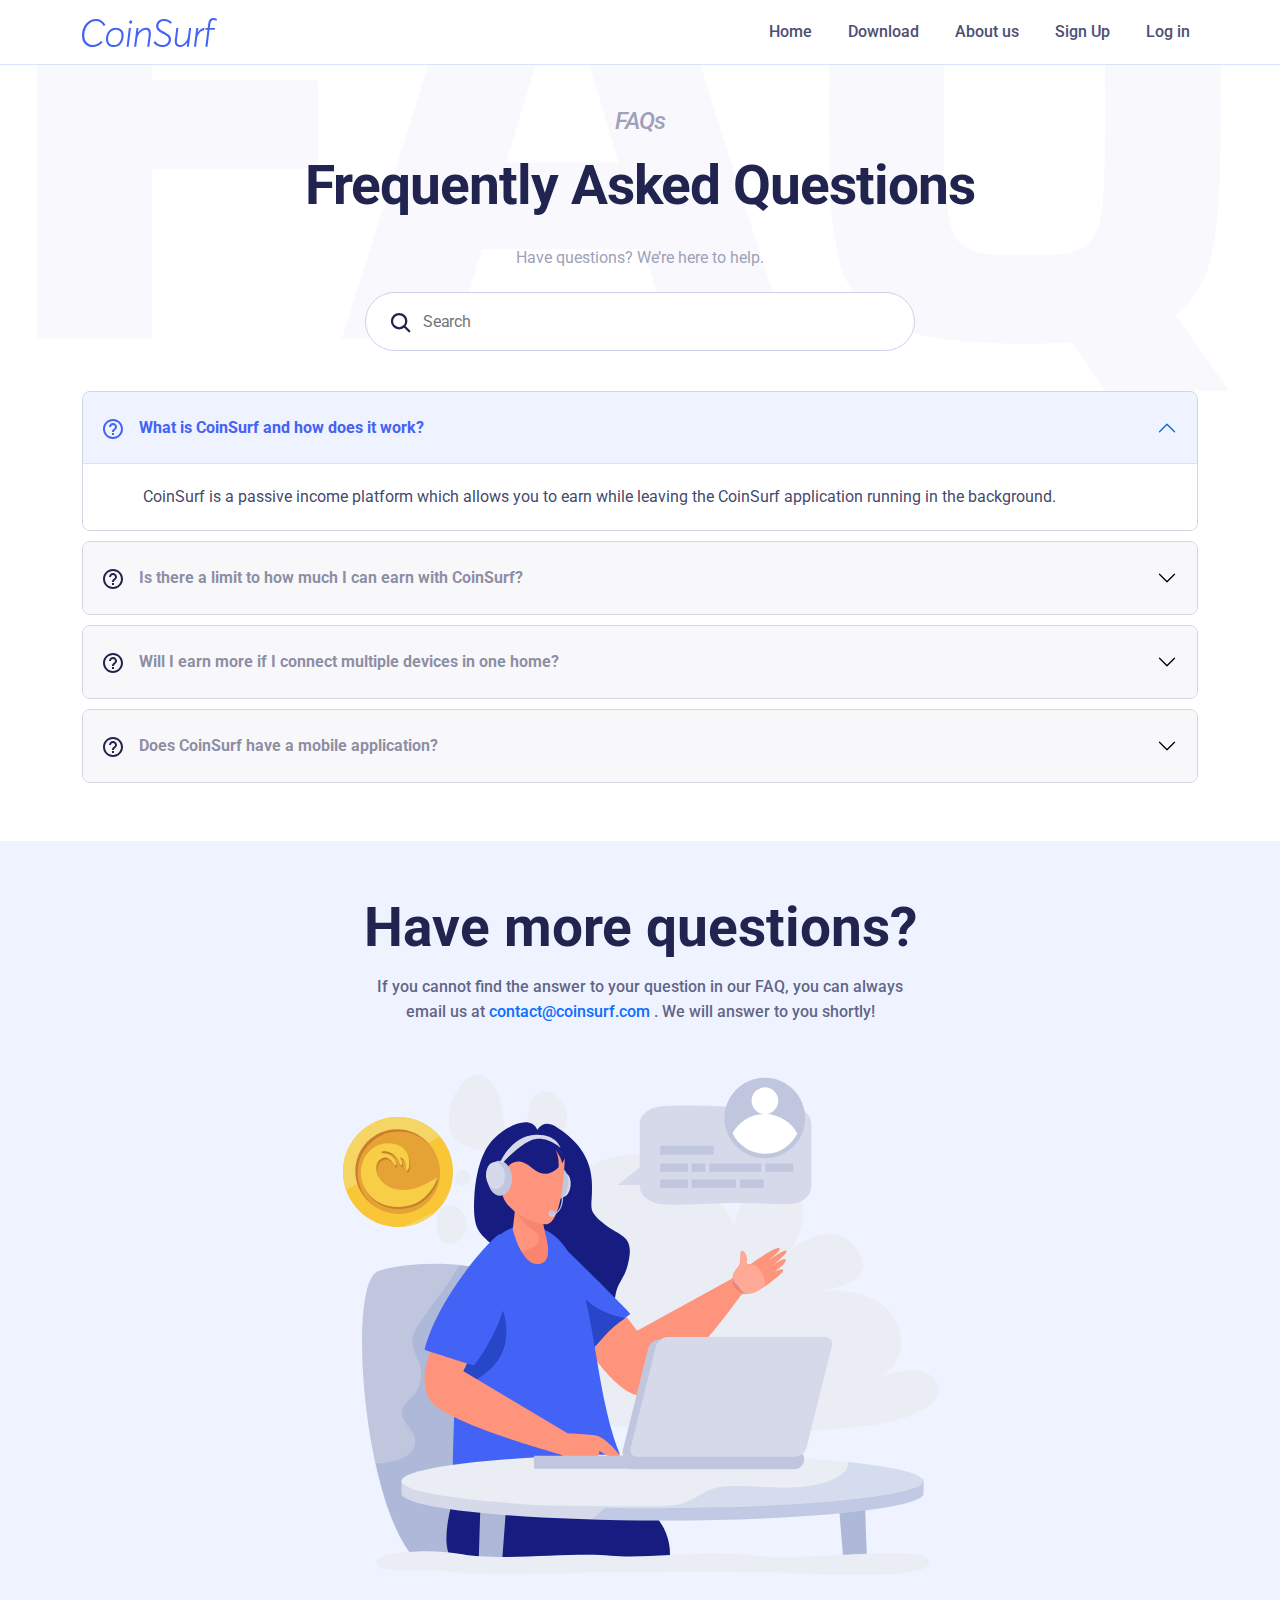
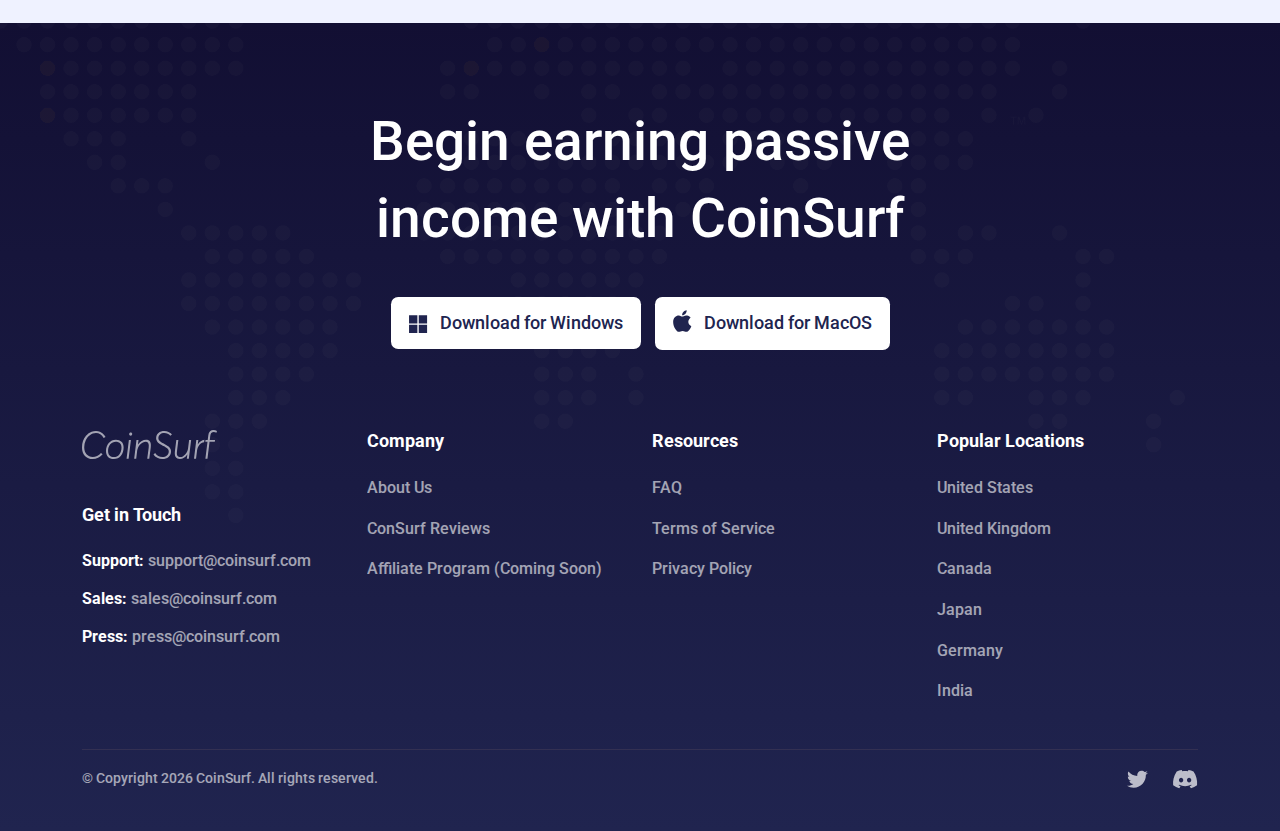
<file: faq.html>
<!DOCTYPE html>
<html lang="en">
  <head>
    <meta charset="UTF-8" />
    <meta http-equiv="X-UA-Compatible" content="IE=edge" />
    <meta name="viewport" content="width=device-width, initial-scale=1.0" />
    <title>CoinSurf | FAQs</title>

    <!-- Favicon -->
    <link rel="apple-touch-icon" sizes="180x180" href="favicon/apple-touch-icon.png" />
    <link rel="icon" type="image/png" sizes="32x32" href="favicon/favicon-32x32.png" />
    <link rel="icon" type="image/png" sizes="16x16" href="favicon/favicon-16x16.png" />
    <link rel="manifest" href="favicon/site.webmanifest" />
    <link rel="mask-icon" href="favicon/safari-pinned-tab.svg" color="#5bbad5" />
    <meta name="msapplication-TileColor" content="#da532c" />
    <meta name="theme-color" content="#ffffff" />

    <!-- Google Fonts -->
    <link rel="preconnect" href="https://fonts.googleapis.com" />
    <link rel="preconnect" href="https://fonts.gstatic.com" crossorigin />
    <link href="https://fonts.googleapis.com/css2?family=Roboto:wght@400;500;700&display=swap" rel="stylesheet" />

    <!-- CSS only -->
    <link rel="stylesheet" href="css/bootstrap.min.css" />
    <link rel="stylesheet" href="css/faq.css" />

    <!-- Global site tag (gtag.js) - Google Analytics -->
    <script async src="https://www.googletagmanager.com/gtag/js?id=G-V6ZQ5G9GBY"></script>
    <script>
      window.dataLayer = window.dataLayer || [];
      function gtag() {
        dataLayer.push(arguments);
      }
      gtag("js", new Date());
      gtag("config", "G-V6ZQ5G9GBY");
    </script>
  </head>

  <body>
    <!-- Start Header -->
    <header class="header-white">
      <nav class="navbar navbar-expand-lg bg-white">
        <div class="container">
          <a href="/">
            <svg width="135" height="29" viewBox="0 0 135 29" fill="none" xmlns="http://www.w3.org/2000/svg">
              <path d="M20.6334 24.374C19.3568 25.7735 17.8458 26.9008 16.1003 27.756C14.3548 28.5853 12.5442 29 10.6684 29C7.46397 29 4.8848 27.9763 2.93088 25.929C0.976959 23.8557 0 21.0049 0 17.3767C0 12.9191 1.32866 9.08356 3.98599 5.86997C6.64332 2.63047 9.99104 1.01072 14.0291 1.01072C17.9109 1.01072 21.0763 2.96738 23.5252 6.8807L21.6494 8.12467C19.7215 4.75559 17.1684 3.07105 13.9901 3.07105C11.7235 3.07105 9.67841 3.75782 7.85475 5.13137C6.03109 6.479 4.6373 8.24129 3.67337 10.4182C2.70943 12.5693 2.22747 14.8758 2.22747 17.3378C2.22747 20.2922 2.98298 22.6376 4.49401 24.374C6.03109 26.0844 8.1283 26.9397 10.7856 26.9397C12.2185 26.9397 13.6644 26.6028 15.1233 25.929C16.5823 25.2292 17.8718 24.2574 18.9921 23.0134L20.6334 24.374Z" fill="#4263F6" />
              <path d="M33.913 9.75737C36.2577 9.75737 38.1205 10.4312 39.5012 11.7788C40.908 13.1265 41.6115 15.0183 41.6115 17.4544C41.6115 20.7458 40.7127 23.4928 38.915 25.6957C37.1174 27.8986 34.7206 29 31.7246 29C29.3539 29 27.4651 28.3132 26.0583 26.9397C24.6775 25.5402 23.9871 23.5965 23.9871 21.1086C23.9871 17.9727 24.8989 15.3034 26.7226 13.1005C28.5463 10.8718 30.9431 9.75737 33.913 9.75737ZM33.8349 11.6622C31.5944 11.6622 29.7316 12.5563 28.2467 14.3445C26.7877 16.1327 26.0583 18.3226 26.0583 20.9142C26.0583 22.832 26.5663 24.3481 27.5823 25.4625C28.6244 26.5509 30.0182 27.0952 31.7637 27.0952C34.0303 27.0952 35.88 26.2011 37.3128 24.4129C38.7718 22.6247 39.5012 20.3441 39.5012 17.571C39.5012 15.6273 38.9802 14.1631 37.9381 13.1783C36.896 12.1676 35.5283 11.6622 33.8349 11.6622Z" fill="#4263F6" />
              <path d="M47.5844 3.07105C47.897 2.76005 48.2747 2.60456 48.7176 2.60456C49.1605 2.60456 49.5252 2.7471 49.8118 3.03217C50.0984 3.31725 50.2417 3.68007 50.2417 4.12064C50.2417 4.56122 50.0854 4.937 49.7727 5.24799C49.4862 5.55898 49.1084 5.71448 48.6395 5.71448C48.2226 5.71448 47.8709 5.57194 47.5844 5.28686C47.2978 5.00179 47.1545 4.63896 47.1545 4.19839C47.1545 3.7319 47.2978 3.35612 47.5844 3.07105ZM46.8809 9.95174H48.913L46.6074 28.8056H44.5753L46.8809 9.95174Z" fill="#4263F6" />
              <path d="M64.0544 9.75737C67.8841 9.75737 69.4472 12.3231 68.7438 17.4544L67.2588 28.8056H65.2267L66.7117 17.571C67.2327 13.6318 66.1776 11.6622 63.5464 11.6622C61.8269 11.6622 60.1205 12.5174 58.4271 14.2279C56.7337 15.9383 55.6656 17.9857 55.2227 20.37L54.2066 28.8056H52.1746L54.4802 9.95174H56.5123L55.9652 14.5777H56.0042C57.0463 13.0746 58.2838 11.8954 59.7167 11.0402C61.1496 10.185 62.5955 9.75737 64.0544 9.75737Z" fill="#4263F6" />
              <path d="M81.7889 13.6059C81.9453 13.6836 82.1797 13.8132 82.4924 13.9946C83.4042 14.487 84.0816 14.8758 84.5244 15.1609C84.9673 15.42 85.5274 15.7958 86.2048 16.2882C86.9082 16.7806 87.4162 17.2341 87.7289 17.6488C88.0675 18.0634 88.3671 18.5818 88.6277 19.2038C88.8882 19.8257 89.0184 20.4736 89.0184 21.1475C89.0184 23.5576 88.1978 25.4754 86.5565 26.9008C84.9413 28.3003 82.8571 29 80.304 29C78.5585 29 76.8911 28.6113 75.3019 27.8338C73.7128 27.0563 72.4362 25.9549 71.4723 24.5295L73.1526 23.0134C73.9603 24.3092 74.9893 25.294 76.2398 25.9678C77.4903 26.6157 78.819 26.9397 80.2258 26.9397C82.1276 26.9397 83.6908 26.4343 84.9152 25.4236C86.1397 24.387 86.7519 23.0393 86.7519 21.3807C86.7519 20.7846 86.6216 20.2404 86.3611 19.748C86.1006 19.2297 85.6968 18.7632 85.1497 18.3485C84.6286 17.908 84.0946 17.5192 83.5475 17.1823C83.0004 16.8454 82.31 16.4567 81.4763 16.0161C81.1898 15.8606 80.9683 15.744 80.812 15.6662C79.822 15.122 79.1577 14.7592 78.819 14.5777C78.5064 14.3704 77.9462 13.9817 77.1386 13.4115C76.3571 12.8414 75.81 12.349 75.4973 11.9343C75.1847 11.5197 74.8721 10.9884 74.5595 10.3405C74.2729 9.66667 74.1296 8.95398 74.1296 8.20241C74.1296 6.05139 74.8981 4.31501 76.4352 2.9933C77.9983 1.67158 80.0044 1.01072 82.4533 1.01072C83.8601 1.01072 85.2279 1.30876 86.5565 1.90483C87.9112 2.50089 89.0445 3.33021 89.9563 4.39276L88.315 5.86997C86.804 4.00402 84.798 3.07105 82.297 3.07105C80.6036 3.07105 79.1837 3.52458 78.0374 4.43164C76.9172 5.3387 76.3701 6.50492 76.3961 7.9303C76.3961 8.5782 76.5134 9.17426 76.7478 9.7185C77.0084 10.2368 77.4512 10.7422 78.0765 11.2346C78.7018 11.727 79.2228 12.1157 79.6396 12.4008C80.0825 12.66 80.799 13.0617 81.7889 13.6059Z" fill="#4263F6" />
              <path d="M107.107 9.95174H109.139L106.833 28.8056H104.801L105.348 24.4129H105.231C104.319 25.8123 103.225 26.9267 101.948 27.756C100.672 28.5853 99.343 29 97.9622 29C93.9762 29 92.2959 26.4473 92.9211 21.3418L94.3279 9.95174H96.36L94.9923 21.2252C94.7057 23.4021 94.862 24.9312 95.4612 25.8123C96.0865 26.6676 97.0764 27.0952 98.4312 27.0952C100.046 27.0952 101.623 26.2399 103.16 24.5295C104.723 22.819 105.687 20.7976 106.051 18.4651L107.107 9.95174Z" fill="#4263F6" />
              <path d="M115.909 14.3056C117.55 11.7659 119.725 10.2498 122.435 9.75737L122.122 12.1676C120.325 12.349 118.787 13.1783 117.511 14.6555C116.26 16.1068 115.453 17.9727 115.088 20.2534L114.033 28.8056H112.001L114.306 9.95174H116.339L115.791 14.3056H115.909Z" fill="#4263F6" />
              <path d="M134.414 2.8378C133.632 2.21582 132.668 1.90483 131.522 1.90483C129.672 1.90483 128.578 3.31725 128.239 6.14209L127.771 9.95174H133.007L132.812 11.7399H127.536L125.465 28.8056H123.394L125.504 11.7399H123.316L123.511 9.95174H125.738L126.246 5.71448C126.689 1.90483 128.383 0 131.327 0C132.76 0 133.984 0.336908 135 1.01072L134.414 2.8378Z" fill="#4263F6" />
            </svg>
          </a>
          <div class="collapse navbar-collapse" id="navbarSupportedContent">
            <ul class="navbar-nav ms-auto mb-2 mb-lg-0">
              <li class="nav-item">
                <a class="nav-link" aria-current="page" href="/">Home</a>
              </li>
              <li class="nav-item">
                <a class="nav-link" href="/download.html">Download</a>
              </li>
              <li class="nav-item">
                <a class="nav-link about-us-link" href="/about-us.html">About us</a>
              </li>
              <li class="nav-item">
                <a class="nav-link signup-link" href="/signup-windows.html">Sign Up</a>
              </li>
              <li class="nav-item">
                <a class="nav-link login-link" href="/login.html">Log in</a>
              </li>
            </ul>
          </div>
          <div class="d-flex align-items-center">
            <button class="menu-toggle m-2 d-lg-none" type="button" data-bs-toggle="collapse" data-bs-target="#navbarSupportedContent" aria-controls="navbarSupportedContent" aria-expanded="false" aria-label="Toggle navigation"></button>
          </div>
        </div>
      </nav>
    </header>
    <div class="faq-hero text-white text-center text-md-start">
      <div class="container position-relative">
        <div class="row align-items-center">
          <div class="col-md-9 col-xl-8 m-auto">
            <div class="text">
              <h3>FAQs</h3>
              <h1 class="mb-4">Frequently Asked Questions</h1>
              <p class="desc">Have questions? We’re here to help.</p>
              <div class="search">
                <div class="search-icon">
                  <svg width="21" height="21" viewBox="0 0 21 21" fill="none" xmlns="http://www.w3.org/2000/svg">
                    <path d="M14.75 14.75L19.25 19.25" stroke="#20244F" stroke-width="2.25" stroke-linecap="round" stroke-linejoin="round" />
                    <path d="M9.125 16.25C13.06 16.25 16.25 13.06 16.25 9.125C16.25 5.18997 13.06 2 9.125 2C5.18997 2 2 5.18997 2 9.125C2 13.06 5.18997 16.25 9.125 16.25Z" stroke="#20244F" stroke-width="2.25" stroke-linecap="round" stroke-linejoin="round" />
                  </svg>
                </div>
                <input type="search" placeholder="Search" id="accordion_search_bar" />
              </div>
            </div>
          </div>
        </div>
      </div>
    </div>

    <div class="coniserf-faq pb-5">
      <div class="container">
        <div class="accordion" id="accordionFaq">
          <div class="accordion-item" id="collapseOne_container">
            <h2 class="accordion-header" id="flush-headingOne">
              <button class="accordion-button" type="button" data-bs-toggle="collapse" data-bs-target="#flush-collapseOne" aria-expanded="false" aria-controls="flush-collapseOne">
                <span class="icon me-2 me-lg-3">
                  <svg class="flex-shrink-0" width="20" height="20" viewBox="0 0 20 20" fill="none" xmlns="http://www.w3.org/2000/svg">
                    <path fill-rule="evenodd" clip-rule="evenodd" d="M0 10C0 4.48 4.48 0 10 0C15.52 0 20 4.48 20 10C20 15.52 15.52 20 10 20C4.48 20 0 15.52 0 10ZM11 14V16H9V14H11ZM10 18C5.59 18 2 14.41 2 10C2 5.59 5.59 2 10 2C14.41 2 18 5.59 18 10C18 14.41 14.41 18 10 18ZM6 8C6 5.79 7.79 4 10 4C12.21 4 14 5.79 14 8C14 9.28292 13.21 9.97332 12.4408 10.6455C11.711 11.2833 11 11.9046 11 13H9C9 11.1787 9.94212 10.4566 10.7704 9.82168C11.4202 9.32361 12 8.87922 12 8C12 6.9 11.1 6 10 6C8.9 6 8 6.9 8 8H6Z" fill="#20244F" />
                  </svg>
                </span>
                What is CoinSurf and how does it work?
              </button>
            </h2>
            <div id="flush-collapseOne" class="accordion-collapse collapse show" aria-labelledby="flush-headingOne" data-bs-parent="#accordionFaq">
              <div class="accordion-body">CoinSurf is a passive income platform which allows you to earn while leaving the CoinSurf application running in the background.</div>
            </div>
          </div>
          <div class="accordion-item" id="collapseTwo_container">
            <h2 class="accordion-header" id="flush-headingTwo">
              <button class="accordion-button collapsed" type="button" data-bs-toggle="collapse" data-bs-target="#flush-collapseTwo" aria-expanded="false" aria-controls="flush-collapseTwo">
                <span class="icon me-2 me-lg-3">
                  <svg class="flex-shrink-0" width="20" height="20" viewBox="0 0 20 20" fill="none" xmlns="http://www.w3.org/2000/svg">
                    <path fill-rule="evenodd" clip-rule="evenodd" d="M0 10C0 4.48 4.48 0 10 0C15.52 0 20 4.48 20 10C20 15.52 15.52 20 10 20C4.48 20 0 15.52 0 10ZM11 14V16H9V14H11ZM10 18C5.59 18 2 14.41 2 10C2 5.59 5.59 2 10 2C14.41 2 18 5.59 18 10C18 14.41 14.41 18 10 18ZM6 8C6 5.79 7.79 4 10 4C12.21 4 14 5.79 14 8C14 9.28292 13.21 9.97332 12.4408 10.6455C11.711 11.2833 11 11.9046 11 13H9C9 11.1787 9.94212 10.4566 10.7704 9.82168C11.4202 9.32361 12 8.87922 12 8C12 6.9 11.1 6 10 6C8.9 6 8 6.9 8 8H6Z" fill="#20244F" />
                  </svg>
                </span>
                Is there a limit to how much I can earn with CoinSurf?
              </button>
            </h2>
            <div id="flush-collapseTwo" class="accordion-collapse collapse" aria-labelledby="flush-headingTwo" data-bs-parent="#accordionFaq">
              <div class="accordion-body">Absolutely not! You can earn as much money as you want with CoinSurf. As long as your devices are consistently available to share your unused internet and there is demand for network access in your region, you will be able to earn income.</div>
            </div>
          </div>
          <div class="accordion-item" id="collapseThree_container">
            <h2 class="accordion-header" id="flush-headingThree">
              <button class="accordion-button collapsed" type="button" data-bs-toggle="collapse" data-bs-target="#flush-collapseThree" aria-expanded="false" aria-controls="flush-collapseThree">
                <span class="icon me-2 me-lg-3">
                  <svg class="flex-shrink-0" width="20" height="20" viewBox="0 0 20 20" fill="none" xmlns="http://www.w3.org/2000/svg">
                    <path fill-rule="evenodd" clip-rule="evenodd" d="M0 10C0 4.48 4.48 0 10 0C15.52 0 20 4.48 20 10C20 15.52 15.52 20 10 20C4.48 20 0 15.52 0 10ZM11 14V16H9V14H11ZM10 18C5.59 18 2 14.41 2 10C2 5.59 5.59 2 10 2C14.41 2 18 5.59 18 10C18 14.41 14.41 18 10 18ZM6 8C6 5.79 7.79 4 10 4C12.21 4 14 5.79 14 8C14 9.28292 13.21 9.97332 12.4408 10.6455C11.711 11.2833 11 11.9046 11 13H9C9 11.1787 9.94212 10.4566 10.7704 9.82168C11.4202 9.32361 12 8.87922 12 8C12 6.9 11.1 6 10 6C8.9 6 8 6.9 8 8H6Z" fill="#20244F" />
                  </svg>
                </span>
                Will I earn more if I connect multiple devices in one home?
              </button>
            </h2>
            <div id="flush-collapseThree" class="accordion-collapse collapse" aria-labelledby="flush-headingThree" data-bs-parent="#accordionFaq">
              <div class="accordion-body">Not neccessarily. By connecting with multiple devices in the same network, you will have redundancy incase one of your devices goes offline and you want to make sure you are still connected to CoinSurf. However, you can only earn from 1 IP through 1 device at any given moment.</div>
            </div>
          </div>
          <div class="accordion-item" id="collapseFour_container">
            <h2 class="accordion-header" id="flush-headingFour">
              <button class="accordion-button collapsed" type="button" data-bs-toggle="collapse" data-bs-target="#flush-collapseFour" aria-expanded="false" aria-controls="flush-collapseFour">
                <span class="icon me-2 me-lg-3">
                  <svg class="flex-shrink-0" width="20" height="20" viewBox="0 0 20 20" fill="none" xmlns="http://www.w3.org/2000/svg">
                    <path fill-rule="evenodd" clip-rule="evenodd" d="M0 10C0 4.48 4.48 0 10 0C15.52 0 20 4.48 20 10C20 15.52 15.52 20 10 20C4.48 20 0 15.52 0 10ZM11 14V16H9V14H11ZM10 18C5.59 18 2 14.41 2 10C2 5.59 5.59 2 10 2C14.41 2 18 5.59 18 10C18 14.41 14.41 18 10 18ZM6 8C6 5.79 7.79 4 10 4C12.21 4 14 5.79 14 8C14 9.28292 13.21 9.97332 12.4408 10.6455C11.711 11.2833 11 11.9046 11 13H9C9 11.1787 9.94212 10.4566 10.7704 9.82168C11.4202 9.32361 12 8.87922 12 8C12 6.9 11.1 6 10 6C8.9 6 8 6.9 8 8H6Z" fill="#20244F" />
                  </svg>
                </span>

                Does CoinSurf have a mobile application?
              </button>
            </h2>
            <div id="flush-collapseFour" class="accordion-collapse collapse" aria-labelledby="flush-headingFour" data-bs-parent="#accordionFaq">
              <div class="accordion-body">We are working on an Android application which we hope to launch before Q4 of 2022. However due to development limitations with Apple devices, we do not have any plans to release an iOS or iPadOS application in the near future.</div>
            </div>
          </div>
        </div>
      </div>
    </div>

    <div class="more-questions bg-light-blue py-5">
      <div class="container">
        <div class="row">
          <div class="col-md-9 col-lg-8 m-auto">
            <div class="more-questions-content">
              <div class="text">
                <h2>Have more questions?</h2>
                <p>If you cannot find the answer to your question in our FAQ, you can always email us at <a href="mailto:contact@coinsurf.com">contact@coinsurf.com</a> . We will answer to you shortly!</p>
              </div>
              <img width="597" height="500" class="img-fluid" src="imgs/faq/faq-image.svg " alt="faq-image" />
            </div>
          </div>
        </div>
      </div>
    </div>

    <!-- Footer -->
    <footer>
      <div class="container">
        <div class="row">
          <div class="col-md-10 col-lg-7 m-auto">
            <h2 class="section-title footer-title text-center">Begin earning passive income with CoinSurf</h2>
            <div class="btns text-center">
              <a href="/CoinSurf-Setup.exe" download>
                <svg class="me-2" width="19" height="19" viewBox="0 0 19 19" fill="none" xmlns="http://www.w3.org/2000/svg">
                  <path fill-rule="evenodd" clip-rule="evenodd" d="M8.37122 0.137939H0.043457V8.4138H8.37122V0.137939ZM18.0869 0.137939H9.75918V8.4138H18.0869V0.137939ZM9.75918 9.79311H18.0869V18.069H9.75918V9.79311ZM8.37122 9.79311H0.043457V18.069H8.37122V9.79311Z" fill="#20244F" />
                </svg>

                <span>Download for Windows</span>
              </a>
              <a href="/CoinSurf-Setup.dmg" download>
                <svg class="me-2" style="position: relative; top: -3px" width="19" height="22" viewBox="0 0 19 22" fill="none" xmlns="http://www.w3.org/2000/svg">
                  <path fill-rule="evenodd" clip-rule="evenodd" d="M13.687 0.777266C13.687 1.87906 13.1965 2.98085 12.5032 3.77492C11.7675 4.65506 10.4945 5.30925 9.48231 5.30925C9.36638 5.30925 9.25045 5.29419 9.17911 5.28128C9.16573 5.22748 9.13675 5.05963 9.13675 4.89177C9.13675 3.77492 9.72978 2.67313 10.3652 1.9759C11.1744 1.06993 12.5166 0.385613 13.6447 0.344727C13.6736 0.469539 13.687 0.624479 13.687 0.777266ZM17.6645 7.71692C17.6922 7.69937 17.7112 7.68733 17.7201 7.68069C16.2174 5.60191 13.9345 5.54596 13.2991 5.54596C12.3271 5.54596 11.4569 5.87873 10.7257 6.15838C10.1957 6.36107 9.73865 6.53586 9.36861 6.53586C8.95959 6.53586 8.49132 6.35333 7.9688 6.14967C7.30936 5.89263 6.56351 5.60191 5.74132 5.60191C2.96791 5.60191 0.149902 7.82056 0.149902 12.0039C0.149902 14.6121 1.19105 17.3601 2.47966 19.129C3.59215 20.6354 4.55972 21.862 5.94643 21.862C6.60394 21.862 7.08603 21.6646 7.59303 21.457C8.1553 21.2268 8.74822 20.984 9.64506 20.984C10.5515 20.984 11.0931 21.212 11.6153 21.4319C12.1013 21.6365 12.5705 21.834 13.3013 21.834C14.8173 21.834 15.8139 20.5105 16.7681 19.185C17.8382 17.6786 18.2863 16.2002 18.2997 16.1314C18.2128 16.1034 15.3078 14.9736 15.3078 11.7801C15.3078 9.20865 17.2882 7.95509 17.6645 7.71692Z" fill="#20244F" />
                </svg>
                <span>Download for MacOS</span>
              </a>
            </div>
          </div>
        </div>
        <div class="row">
          <div class="col-md-6 col-lg-3">
            <div class="footer-col">
              <a href="/" class="footer-logo d-block">
                <svg width="135" height="29" viewBox="0 0 135 29" fill="none" xmlns="http://www.w3.org/2000/svg">
                  <path d="M20.6334 24.374C19.3568 25.7735 17.8458 26.9008 16.1003 27.756C14.3548 28.5853 12.5442 29 10.6684 29C7.46397 29 4.8848 27.9763 2.93088 25.929C0.976959 23.8557 0 21.0049 0 17.3767C0 12.9191 1.32866 9.08356 3.98599 5.86997C6.64332 2.63047 9.99104 1.01072 14.0291 1.01072C17.9109 1.01072 21.0763 2.96738 23.5252 6.8807L21.6494 8.12467C19.7215 4.75559 17.1684 3.07105 13.9901 3.07105C11.7235 3.07105 9.67841 3.75782 7.85475 5.13137C6.03109 6.479 4.6373 8.24129 3.67337 10.4182C2.70943 12.5693 2.22747 14.8758 2.22747 17.3378C2.22747 20.2922 2.98298 22.6376 4.49401 24.374C6.03109 26.0844 8.1283 26.9397 10.7856 26.9397C12.2185 26.9397 13.6644 26.6028 15.1233 25.929C16.5823 25.2292 17.8718 24.2574 18.9921 23.0134L20.6334 24.374Z" fill="white" />
                  <path d="M33.913 9.75737C36.2577 9.75737 38.1205 10.4312 39.5012 11.7788C40.908 13.1265 41.6115 15.0183 41.6115 17.4544C41.6115 20.7458 40.7127 23.4928 38.915 25.6957C37.1174 27.8986 34.7206 29 31.7246 29C29.3539 29 27.4651 28.3132 26.0583 26.9397C24.6775 25.5402 23.9871 23.5965 23.9871 21.1086C23.9871 17.9727 24.8989 15.3034 26.7226 13.1005C28.5463 10.8718 30.9431 9.75737 33.913 9.75737ZM33.8349 11.6622C31.5944 11.6622 29.7316 12.5563 28.2467 14.3445C26.7877 16.1327 26.0583 18.3226 26.0583 20.9142C26.0583 22.832 26.5663 24.3481 27.5823 25.4625C28.6244 26.5509 30.0182 27.0952 31.7637 27.0952C34.0303 27.0952 35.88 26.2011 37.3128 24.4129C38.7718 22.6247 39.5012 20.3441 39.5012 17.571C39.5012 15.6273 38.9802 14.1631 37.9381 13.1783C36.896 12.1676 35.5283 11.6622 33.8349 11.6622Z" fill="white" />
                  <path d="M47.5844 3.07105C47.897 2.76005 48.2747 2.60456 48.7176 2.60456C49.1605 2.60456 49.5252 2.7471 49.8118 3.03217C50.0984 3.31725 50.2417 3.68007 50.2417 4.12064C50.2417 4.56122 50.0854 4.937 49.7727 5.24799C49.4862 5.55898 49.1084 5.71448 48.6395 5.71448C48.2226 5.71448 47.8709 5.57194 47.5844 5.28686C47.2978 5.00179 47.1545 4.63896 47.1545 4.19839C47.1545 3.7319 47.2978 3.35612 47.5844 3.07105ZM46.8809 9.95174H48.913L46.6074 28.8056H44.5753L46.8809 9.95174Z" fill="white" />
                  <path d="M64.0544 9.75737C67.8841 9.75737 69.4472 12.3231 68.7438 17.4544L67.2588 28.8056H65.2267L66.7117 17.571C67.2327 13.6318 66.1776 11.6622 63.5464 11.6622C61.8269 11.6622 60.1205 12.5174 58.4271 14.2279C56.7337 15.9383 55.6656 17.9857 55.2227 20.37L54.2066 28.8056H52.1746L54.4802 9.95174H56.5123L55.9652 14.5777H56.0042C57.0463 13.0746 58.2838 11.8954 59.7167 11.0402C61.1496 10.185 62.5955 9.75737 64.0544 9.75737Z" fill="white" />
                  <path d="M81.7889 13.6059C81.9453 13.6836 82.1797 13.8132 82.4924 13.9946C83.4042 14.487 84.0816 14.8758 84.5244 15.1609C84.9673 15.42 85.5274 15.7958 86.2048 16.2882C86.9082 16.7806 87.4162 17.2341 87.7289 17.6488C88.0675 18.0634 88.3671 18.5818 88.6277 19.2038C88.8882 19.8257 89.0184 20.4736 89.0184 21.1475C89.0184 23.5576 88.1978 25.4754 86.5565 26.9008C84.9413 28.3003 82.8571 29 80.304 29C78.5585 29 76.8911 28.6113 75.3019 27.8338C73.7128 27.0563 72.4362 25.9549 71.4723 24.5295L73.1526 23.0134C73.9603 24.3092 74.9893 25.294 76.2398 25.9678C77.4903 26.6157 78.819 26.9397 80.2258 26.9397C82.1276 26.9397 83.6908 26.4343 84.9152 25.4236C86.1397 24.387 86.7519 23.0393 86.7519 21.3807C86.7519 20.7846 86.6216 20.2404 86.3611 19.748C86.1006 19.2297 85.6968 18.7632 85.1497 18.3485C84.6286 17.908 84.0946 17.5192 83.5475 17.1823C83.0004 16.8454 82.31 16.4567 81.4763 16.0161C81.1898 15.8606 80.9683 15.744 80.812 15.6662C79.822 15.122 79.1577 14.7592 78.819 14.5777C78.5064 14.3704 77.9462 13.9817 77.1386 13.4115C76.3571 12.8414 75.81 12.349 75.4973 11.9343C75.1847 11.5197 74.8721 10.9884 74.5595 10.3405C74.2729 9.66667 74.1296 8.95398 74.1296 8.20241C74.1296 6.05139 74.8981 4.31501 76.4352 2.9933C77.9983 1.67158 80.0044 1.01072 82.4533 1.01072C83.8601 1.01072 85.2279 1.30876 86.5565 1.90483C87.9112 2.50089 89.0445 3.33021 89.9563 4.39276L88.315 5.86997C86.804 4.00402 84.798 3.07105 82.297 3.07105C80.6036 3.07105 79.1837 3.52458 78.0374 4.43164C76.9172 5.3387 76.3701 6.50492 76.3961 7.9303C76.3961 8.5782 76.5134 9.17426 76.7478 9.7185C77.0084 10.2368 77.4512 10.7422 78.0765 11.2346C78.7018 11.727 79.2228 12.1157 79.6396 12.4008C80.0825 12.66 80.799 13.0617 81.7889 13.6059Z" fill="white" />
                  <path d="M107.107 9.95174H109.139L106.833 28.8056H104.801L105.348 24.4129H105.231C104.319 25.8123 103.225 26.9267 101.948 27.756C100.672 28.5853 99.343 29 97.9622 29C93.9762 29 92.2959 26.4473 92.9211 21.3418L94.3279 9.95174H96.36L94.9923 21.2252C94.7057 23.4021 94.862 24.9312 95.4612 25.8123C96.0865 26.6676 97.0764 27.0952 98.4312 27.0952C100.046 27.0952 101.623 26.2399 103.16 24.5295C104.723 22.819 105.687 20.7976 106.051 18.4651L107.107 9.95174Z" fill="white" />
                  <path d="M115.909 14.3056C117.55 11.7659 119.725 10.2498 122.435 9.75737L122.122 12.1676C120.325 12.349 118.787 13.1783 117.511 14.6555C116.26 16.1068 115.453 17.9727 115.088 20.2534L114.033 28.8056H112.001L114.306 9.95174H116.339L115.791 14.3056H115.909Z" fill="white" />
                  <path d="M134.414 2.8378C133.632 2.21582 132.668 1.90483 131.522 1.90483C129.672 1.90483 128.578 3.31725 128.239 6.14209L127.771 9.95174H133.007L132.812 11.7399H127.536L125.465 28.8056H123.394L125.504 11.7399H123.316L123.511 9.95174H125.738L126.246 5.71448C126.689 1.90483 128.383 0 131.327 0C132.76 0 133.984 0.336908 135 1.01072L134.414 2.8378Z" fill="white" />
                </svg>
              </a>
              <h5>Get in Touch</h5>
              <div class="general-info">
                <p><strong>Support:</strong> <a href="mailto:support@coinsurf.com">support@coinsurf.com</a></p>
                <p><strong>Sales:</strong> <a href="mailto:sales@coinsurf.com">sales@coinsurf.com</a></p>
                <p><strong>Press:</strong> <a href="mailto:press@coinsurf.com">press@coinsurf.com</a></p>
              </div>
            </div>
          </div>
          <div class="col-md-6 col-lg-3">
            <div class="footer-col">
              <h5>Company</h5>
              <ul class="links-list">
                <li><a href="about-us.html">About Us</a></li>
                <li><a href="#">ConSurf Reviews</a></li>
                <li><a href="#">Affiliate Program (Coming Soon)</a></li>
              </ul>
            </div>
          </div>
          <div class="col-md-6 col-lg-3">
            <div class="footer-col">
              <h5>Resources</h5>
              <ul>
                <li><a href="faq.html">FAQ</a></li>
                <li><a href="tos.html">Terms of Service</a></li>
                <li><a href="pp.html">Privacy Policy</a></li>
              </ul>
            </div>
          </div>
          <div class="col-md-6 col-lg-3">
            <div class="footer-col fourth-col">
              <div class="top-col">
                <h5>Popular Locations</h5>
                <ul class="links-list">
                  <li><a href="#">United States</a></li>
                  <li><a href="#">United Kingdom</a></li>
                  <li><a href="#">Canada</a></li>
                  <li><a href="#">Japan</a></li>
                  <li><a href="#">Germany</a></li>
                  <li><a href="#">India</a></li>
                </ul>
              </div>
            </div>
          </div>
        </div>
        <div class="copyright d-flex flex-column-reverse flex-md-row align-items-center justify-content-between">
          <p>&copy; Copyright <span id="year-now"></span> CoinSurf. All rights reserved.</p>

          <ul class="social-icons mb-4 mb-md-0">
            <li>
              <a href="http://twitter.com/coinsurf_com" target="_blank">
                <img width="21" height="18" class="img-fluid" src="imgs/homepage/twitter.svg" alt="twitter" />
              </a>
            </li>
            <li>
              <a href="https://discord.gg/SxHGvnBg2U" target="_blank">
                <img width="26" height="20" class="img-fluid" src="imgs/homepage/discord.svg" alt="discord" />
              </a>
            </li>
          </ul>
        </div>
      </div>
    </footer>

    <script src="js/jquery-3.6.0.min.js"></script>
    <!-- JavaScript Bundle with Popper -->
    <script src="js/bootstrap.bundle.min.js"></script>
    <script src="js/main.js"></script>
  </body>
</html>
</file>
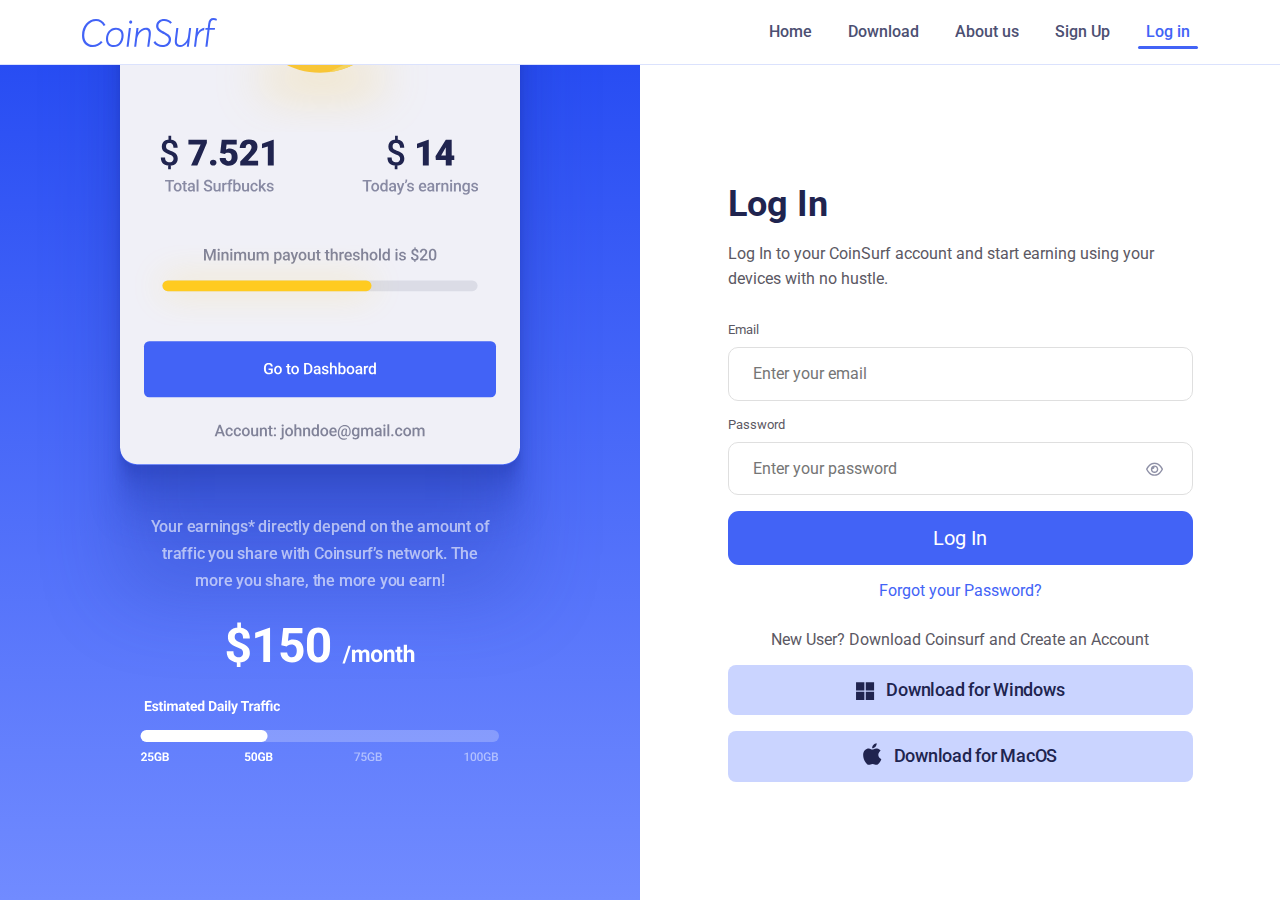
<file: login.html>
<!DOCTYPE html>
<html lang="en">
  <head>
    <meta charset="UTF-8" />
    <meta http-equiv="X-UA-Compatible" content="IE=edge" />
    <meta name="viewport" content="width=device-width, initial-scale=1.0" />
    <title>CoinSurf | Login</title>

    <!-- Favicon -->
    <link rel="apple-touch-icon" sizes="180x180" href="favicon/apple-touch-icon.png" />
    <link rel="icon" type="image/png" sizes="32x32" href="favicon/favicon-32x32.png" />
    <link rel="icon" type="image/png" sizes="16x16" href="favicon/favicon-16x16.png" />
    <link rel="manifest" href="favicon/site.webmanifest" />
    <link rel="mask-icon" href="favicon/safari-pinned-tab.svg" color="#5bbad5" />
    <meta name="msapplication-TileColor" content="#da532c" />
    <meta name="theme-color" content="#ffffff" />

    <!-- Google Fonts -->
    <link rel="preconnect" href="https://fonts.googleapis.com" />
    <link rel="preconnect" href="https://fonts.gstatic.com" crossorigin />
    <link href="https://fonts.googleapis.com/css2?family=Roboto:wght@400;500;700&display=swap" rel="stylesheet" />

    <!-- CSS only -->
    <link rel="stylesheet" href="css/bootstrap.min.css" />
    <link rel="stylesheet" href="css/login.css" />

    <!-- Global site tag (gtag.js) - Google Analytics -->
    <script async src="https://www.googletagmanager.com/gtag/js?id=G-V6ZQ5G9GBY"></script>
    <script>
      window.dataLayer = window.dataLayer || [];
      function gtag() {
        dataLayer.push(arguments);
      }
      gtag("js", new Date());
      gtag("config", "G-V6ZQ5G9GBY");
    </script>
  </head>
  <body>
    <!-- Start Header -->
    <header class="header-white bg-white">
      <nav class="navbar navbar-expand-lg bg-white">
        <div class="container">
          <a href="/">
            <svg width="135" height="29" viewBox="0 0 135 29" fill="none" xmlns="http://www.w3.org/2000/svg">
              <path d="M20.6334 24.374C19.3568 25.7735 17.8458 26.9008 16.1003 27.756C14.3548 28.5853 12.5442 29 10.6684 29C7.46397 29 4.8848 27.9763 2.93088 25.929C0.976959 23.8557 0 21.0049 0 17.3767C0 12.9191 1.32866 9.08356 3.98599 5.86997C6.64332 2.63047 9.99104 1.01072 14.0291 1.01072C17.9109 1.01072 21.0763 2.96738 23.5252 6.8807L21.6494 8.12467C19.7215 4.75559 17.1684 3.07105 13.9901 3.07105C11.7235 3.07105 9.67841 3.75782 7.85475 5.13137C6.03109 6.479 4.6373 8.24129 3.67337 10.4182C2.70943 12.5693 2.22747 14.8758 2.22747 17.3378C2.22747 20.2922 2.98298 22.6376 4.49401 24.374C6.03109 26.0844 8.1283 26.9397 10.7856 26.9397C12.2185 26.9397 13.6644 26.6028 15.1233 25.929C16.5823 25.2292 17.8718 24.2574 18.9921 23.0134L20.6334 24.374Z" fill="#4263F6" />
              <path d="M33.913 9.75737C36.2577 9.75737 38.1205 10.4312 39.5012 11.7788C40.908 13.1265 41.6115 15.0183 41.6115 17.4544C41.6115 20.7458 40.7127 23.4928 38.915 25.6957C37.1174 27.8986 34.7206 29 31.7246 29C29.3539 29 27.4651 28.3132 26.0583 26.9397C24.6775 25.5402 23.9871 23.5965 23.9871 21.1086C23.9871 17.9727 24.8989 15.3034 26.7226 13.1005C28.5463 10.8718 30.9431 9.75737 33.913 9.75737ZM33.8349 11.6622C31.5944 11.6622 29.7316 12.5563 28.2467 14.3445C26.7877 16.1327 26.0583 18.3226 26.0583 20.9142C26.0583 22.832 26.5663 24.3481 27.5823 25.4625C28.6244 26.5509 30.0182 27.0952 31.7637 27.0952C34.0303 27.0952 35.88 26.2011 37.3128 24.4129C38.7718 22.6247 39.5012 20.3441 39.5012 17.571C39.5012 15.6273 38.9802 14.1631 37.9381 13.1783C36.896 12.1676 35.5283 11.6622 33.8349 11.6622Z" fill="#4263F6" />
              <path d="M47.5844 3.07105C47.897 2.76005 48.2747 2.60456 48.7176 2.60456C49.1605 2.60456 49.5252 2.7471 49.8118 3.03217C50.0984 3.31725 50.2417 3.68007 50.2417 4.12064C50.2417 4.56122 50.0854 4.937 49.7727 5.24799C49.4862 5.55898 49.1084 5.71448 48.6395 5.71448C48.2226 5.71448 47.8709 5.57194 47.5844 5.28686C47.2978 5.00179 47.1545 4.63896 47.1545 4.19839C47.1545 3.7319 47.2978 3.35612 47.5844 3.07105ZM46.8809 9.95174H48.913L46.6074 28.8056H44.5753L46.8809 9.95174Z" fill="#4263F6" />
              <path d="M64.0544 9.75737C67.8841 9.75737 69.4472 12.3231 68.7438 17.4544L67.2588 28.8056H65.2267L66.7117 17.571C67.2327 13.6318 66.1776 11.6622 63.5464 11.6622C61.8269 11.6622 60.1205 12.5174 58.4271 14.2279C56.7337 15.9383 55.6656 17.9857 55.2227 20.37L54.2066 28.8056H52.1746L54.4802 9.95174H56.5123L55.9652 14.5777H56.0042C57.0463 13.0746 58.2838 11.8954 59.7167 11.0402C61.1496 10.185 62.5955 9.75737 64.0544 9.75737Z" fill="#4263F6" />
              <path d="M81.7889 13.6059C81.9453 13.6836 82.1797 13.8132 82.4924 13.9946C83.4042 14.487 84.0816 14.8758 84.5244 15.1609C84.9673 15.42 85.5274 15.7958 86.2048 16.2882C86.9082 16.7806 87.4162 17.2341 87.7289 17.6488C88.0675 18.0634 88.3671 18.5818 88.6277 19.2038C88.8882 19.8257 89.0184 20.4736 89.0184 21.1475C89.0184 23.5576 88.1978 25.4754 86.5565 26.9008C84.9413 28.3003 82.8571 29 80.304 29C78.5585 29 76.8911 28.6113 75.3019 27.8338C73.7128 27.0563 72.4362 25.9549 71.4723 24.5295L73.1526 23.0134C73.9603 24.3092 74.9893 25.294 76.2398 25.9678C77.4903 26.6157 78.819 26.9397 80.2258 26.9397C82.1276 26.9397 83.6908 26.4343 84.9152 25.4236C86.1397 24.387 86.7519 23.0393 86.7519 21.3807C86.7519 20.7846 86.6216 20.2404 86.3611 19.748C86.1006 19.2297 85.6968 18.7632 85.1497 18.3485C84.6286 17.908 84.0946 17.5192 83.5475 17.1823C83.0004 16.8454 82.31 16.4567 81.4763 16.0161C81.1898 15.8606 80.9683 15.744 80.812 15.6662C79.822 15.122 79.1577 14.7592 78.819 14.5777C78.5064 14.3704 77.9462 13.9817 77.1386 13.4115C76.3571 12.8414 75.81 12.349 75.4973 11.9343C75.1847 11.5197 74.8721 10.9884 74.5595 10.3405C74.2729 9.66667 74.1296 8.95398 74.1296 8.20241C74.1296 6.05139 74.8981 4.31501 76.4352 2.9933C77.9983 1.67158 80.0044 1.01072 82.4533 1.01072C83.8601 1.01072 85.2279 1.30876 86.5565 1.90483C87.9112 2.50089 89.0445 3.33021 89.9563 4.39276L88.315 5.86997C86.804 4.00402 84.798 3.07105 82.297 3.07105C80.6036 3.07105 79.1837 3.52458 78.0374 4.43164C76.9172 5.3387 76.3701 6.50492 76.3961 7.9303C76.3961 8.5782 76.5134 9.17426 76.7478 9.7185C77.0084 10.2368 77.4512 10.7422 78.0765 11.2346C78.7018 11.727 79.2228 12.1157 79.6396 12.4008C80.0825 12.66 80.799 13.0617 81.7889 13.6059Z" fill="#4263F6" />
              <path d="M107.107 9.95174H109.139L106.833 28.8056H104.801L105.348 24.4129H105.231C104.319 25.8123 103.225 26.9267 101.948 27.756C100.672 28.5853 99.343 29 97.9622 29C93.9762 29 92.2959 26.4473 92.9211 21.3418L94.3279 9.95174H96.36L94.9923 21.2252C94.7057 23.4021 94.862 24.9312 95.4612 25.8123C96.0865 26.6676 97.0764 27.0952 98.4312 27.0952C100.046 27.0952 101.623 26.2399 103.16 24.5295C104.723 22.819 105.687 20.7976 106.051 18.4651L107.107 9.95174Z" fill="#4263F6" />
              <path d="M115.909 14.3056C117.55 11.7659 119.725 10.2498 122.435 9.75737L122.122 12.1676C120.325 12.349 118.787 13.1783 117.511 14.6555C116.26 16.1068 115.453 17.9727 115.088 20.2534L114.033 28.8056H112.001L114.306 9.95174H116.339L115.791 14.3056H115.909Z" fill="#4263F6" />
              <path d="M134.414 2.8378C133.632 2.21582 132.668 1.90483 131.522 1.90483C129.672 1.90483 128.578 3.31725 128.239 6.14209L127.771 9.95174H133.007L132.812 11.7399H127.536L125.465 28.8056H123.394L125.504 11.7399H123.316L123.511 9.95174H125.738L126.246 5.71448C126.689 1.90483 128.383 0 131.327 0C132.76 0 133.984 0.336908 135 1.01072L134.414 2.8378Z" fill="#4263F6" />
            </svg>
          </a>
          <div class="collapse navbar-collapse" id="navbarSupportedContent">
            <ul class="navbar-nav ms-auto mb-2 mb-lg-0">
              <li class="nav-item">
                <a class="nav-link" aria-current="page" href="/">Home</a>
              </li>
              <li class="nav-item">
                <a class="nav-link" href="/download.html">Download</a>
              </li>
              <li class="nav-item">
                <a class="nav-link about-us-link" href="/about-us.html">About us</a>
              </li>
              <li class="nav-item">
                <a class="nav-link signup-link" href="/signup-windows.html">Sign Up</a>
              </li>
              <li class="nav-item">
                <a class="nav-link active login-link" href="/login.html">Log in</a>
              </li>
            </ul>
          </div>
          <div class="d-flex align-items-center">
            <button class="menu-toggle m-2 d-lg-none" type="button" data-bs-toggle="collapse" data-bs-target="#navbarSupportedContent" aria-controls="navbarSupportedContent" aria-expanded="false" aria-label="Toggle navigation"></button>
          </div>
        </div>
      </nav>
    </header>

    <!-- Coinsurf Login -->
    <main class="coinsurf-login">
      <div class="coinsurf-login-content">
        <div class="left-side text-center">
          <img width="400" height="737" class="img-fluid windows-app-img mb-4 mb-lg-5" src="imgs/login/app-image.svg" alt="windows app image" />
          <p class="text">Your earnings* directly depend on the amount of traffic you share with Coinsurf’s network. The more you share, the more you earn!</p>
          <img width="360" height="146" src="imgs/login/estimate-earnings.svg" alt="estimate-earnings" />
        </div>
        <div class="right-side">
          <div class="right-side-content">
            <h1 class="mb-2 mb-md-3">Log In</h1>
            <p class="desc">Log In to your CoinSurf account and start earning using your devices with no hustle.</p>
            <form>
              <div class="form-group">
                <label for="email">Email</label>
                <input type="email" id="email" placeholder="Enter your email" autofocus/>
                <div class="error">
                  Invalid Email Adress*
                </div>
              </div>
              <div class="form-group">
                <label for="currentPassword">Password</label>
                <div class="input-container">
                  <input type="password" id="currentPassword" placeholder="Enter your password" />
                  <div class="eye" id="eye">
                    <svg width="17" height="14" viewBox="0 0 17 14" fill="none" xmlns="http://www.w3.org/2000/svg">
                      <path opacity="0.506777" d="M4.78453 7.00001C4.78453 4.94076 6.46135 3.23452 8.55002 3.23452C10.6093 3.23452 12.3155 4.94076 12.3155 7.00001C12.3155 9.08868 10.6093 10.7655 8.55002 10.7655C6.46135 10.7655 4.78453 9.08868 4.78453 7.00001ZM8.55002 9.35344C9.84441 9.35344 10.9035 8.32382 10.9035 7.00001C10.9035 5.70562 9.84441 4.64658 8.55002 4.64658C8.5206 4.64658 8.49119 4.64658 8.46177 4.64658C8.5206 4.82309 8.55002 4.97017 8.55002 5.11726C8.55002 6.17631 7.6969 7.00001 6.66728 7.00001C6.49077 7.00001 6.34368 7.00001 6.19659 6.94117C6.19659 6.97059 6.19659 7.00001 6.19659 7.00001C6.19659 8.32382 7.22622 9.35344 8.55002 9.35344ZM2.87237 2.79325C4.25501 1.49886 6.16717 0.4104 8.55002 0.4104C10.9035 0.4104 12.8156 1.49886 14.1983 2.79325C15.5809 4.05822 16.4929 5.58795 16.9341 6.64699C17.0224 6.88234 17.0224 7.1471 16.9341 7.38244C16.4929 8.41207 15.5809 9.9418 14.1983 11.2362C12.8156 12.5306 10.9035 13.5896 8.55002 13.5896C6.16717 13.5896 4.25501 12.5306 2.87237 11.2362C1.48973 9.9418 0.577771 8.41207 0.136503 7.38244C0.0482491 7.1471 0.0482491 6.88234 0.136503 6.64699C0.577771 5.58795 1.48973 4.05822 2.87237 2.79325ZM8.55002 1.82246C6.60844 1.82246 5.04929 2.705 3.84316 3.82288C2.69586 4.88192 1.93099 6.11747 1.51914 7.00001C1.93099 7.88255 2.69586 9.14752 3.84316 10.2066C5.04929 11.3244 6.60844 12.1776 8.55002 12.1776C10.4622 12.1776 12.0213 11.3244 13.2275 10.2066C14.3748 9.14752 15.1396 7.88255 15.5515 7.00001C15.1396 6.11747 14.3748 4.88192 13.2275 3.82288C12.0213 2.705 10.4622 1.82246 8.55002 1.82246Z" fill="#20244F" />
                    </svg>
                  </div>
                </div>
                <div class="error">
                  Incorrect Password*
                </div>
              </div>
              <div class="form-group">
                <button type="submit" class="main-btn d-block w-100">Log In</button>
              </div>
              <p><a href="#" class="forgot-password">Forgot your Password?</a></p>
            </form>
            <div class="download-sec">
              <p>New User? Download Coinsurf and Create an Account</p>
              <div class="btns">
                <a href="/CoinSurf-Setup.exe" download>
                  <svg class="me-2" width="19" height="19" viewBox="0 0 19 19" fill="none" xmlns="http://www.w3.org/2000/svg">
                    <path fill-rule="evenodd" clip-rule="evenodd" d="M8.37122 0.137939H0.043457V8.4138H8.37122V0.137939ZM18.0869 0.137939H9.75918V8.4138H18.0869V0.137939ZM9.75918 9.79311H18.0869V18.069H9.75918V9.79311ZM8.37122 9.79311H0.043457V18.069H8.37122V9.79311Z" fill="#20244F" />
                  </svg>
                  <span>Download for Windows</span>
                </a>
                <a href="/CoinSurf-Setup.dmg" download>
                  <svg class="me-2" style="position: relative; top: -3px" width="19" height="22" viewBox="0 0 19 22" fill="none" xmlns="http://www.w3.org/2000/svg">
                    <path fill-rule="evenodd" clip-rule="evenodd" d="M13.687 0.777266C13.687 1.87906 13.1965 2.98085 12.5032 3.77492C11.7675 4.65506 10.4945 5.30925 9.48231 5.30925C9.36638 5.30925 9.25045 5.29419 9.17911 5.28128C9.16573 5.22748 9.13675 5.05963 9.13675 4.89177C9.13675 3.77492 9.72978 2.67313 10.3652 1.9759C11.1744 1.06993 12.5166 0.385613 13.6447 0.344727C13.6736 0.469539 13.687 0.624479 13.687 0.777266ZM17.6645 7.71692C17.6922 7.69937 17.7112 7.68733 17.7201 7.68069C16.2174 5.60191 13.9345 5.54596 13.2991 5.54596C12.3271 5.54596 11.4569 5.87873 10.7257 6.15838C10.1957 6.36107 9.73865 6.53586 9.36861 6.53586C8.95959 6.53586 8.49132 6.35333 7.9688 6.14967C7.30936 5.89263 6.56351 5.60191 5.74132 5.60191C2.96791 5.60191 0.149902 7.82056 0.149902 12.0039C0.149902 14.6121 1.19105 17.3601 2.47966 19.129C3.59215 20.6354 4.55972 21.862 5.94643 21.862C6.60394 21.862 7.08603 21.6646 7.59303 21.457C8.1553 21.2268 8.74822 20.984 9.64506 20.984C10.5515 20.984 11.0931 21.212 11.6153 21.4319C12.1013 21.6365 12.5705 21.834 13.3013 21.834C14.8173 21.834 15.8139 20.5105 16.7681 19.185C17.8382 17.6786 18.2863 16.2002 18.2997 16.1314C18.2128 16.1034 15.3078 14.9736 15.3078 11.7801C15.3078 9.20865 17.2882 7.95509 17.6645 7.71692Z" fill="#20244F" />
                  </svg>
                  <span>Download for MacOS</span>
                </a>
              </div>
            </div>
            <div class="download-text d-xl-none">New User? <a href="download.html">Download Coinsurf</a> and Create an Account</div>
          </div>
        </div>
      </div>
    </main>

    <script src="js/jquery-3.6.0.min.js"></script>
    <!-- JavaScript Bundle with Popper -->
    <script src="js/bootstrap.bundle.min.js"></script>
    <script src="js/main.js"></script>
  </body>
</html>
</file>
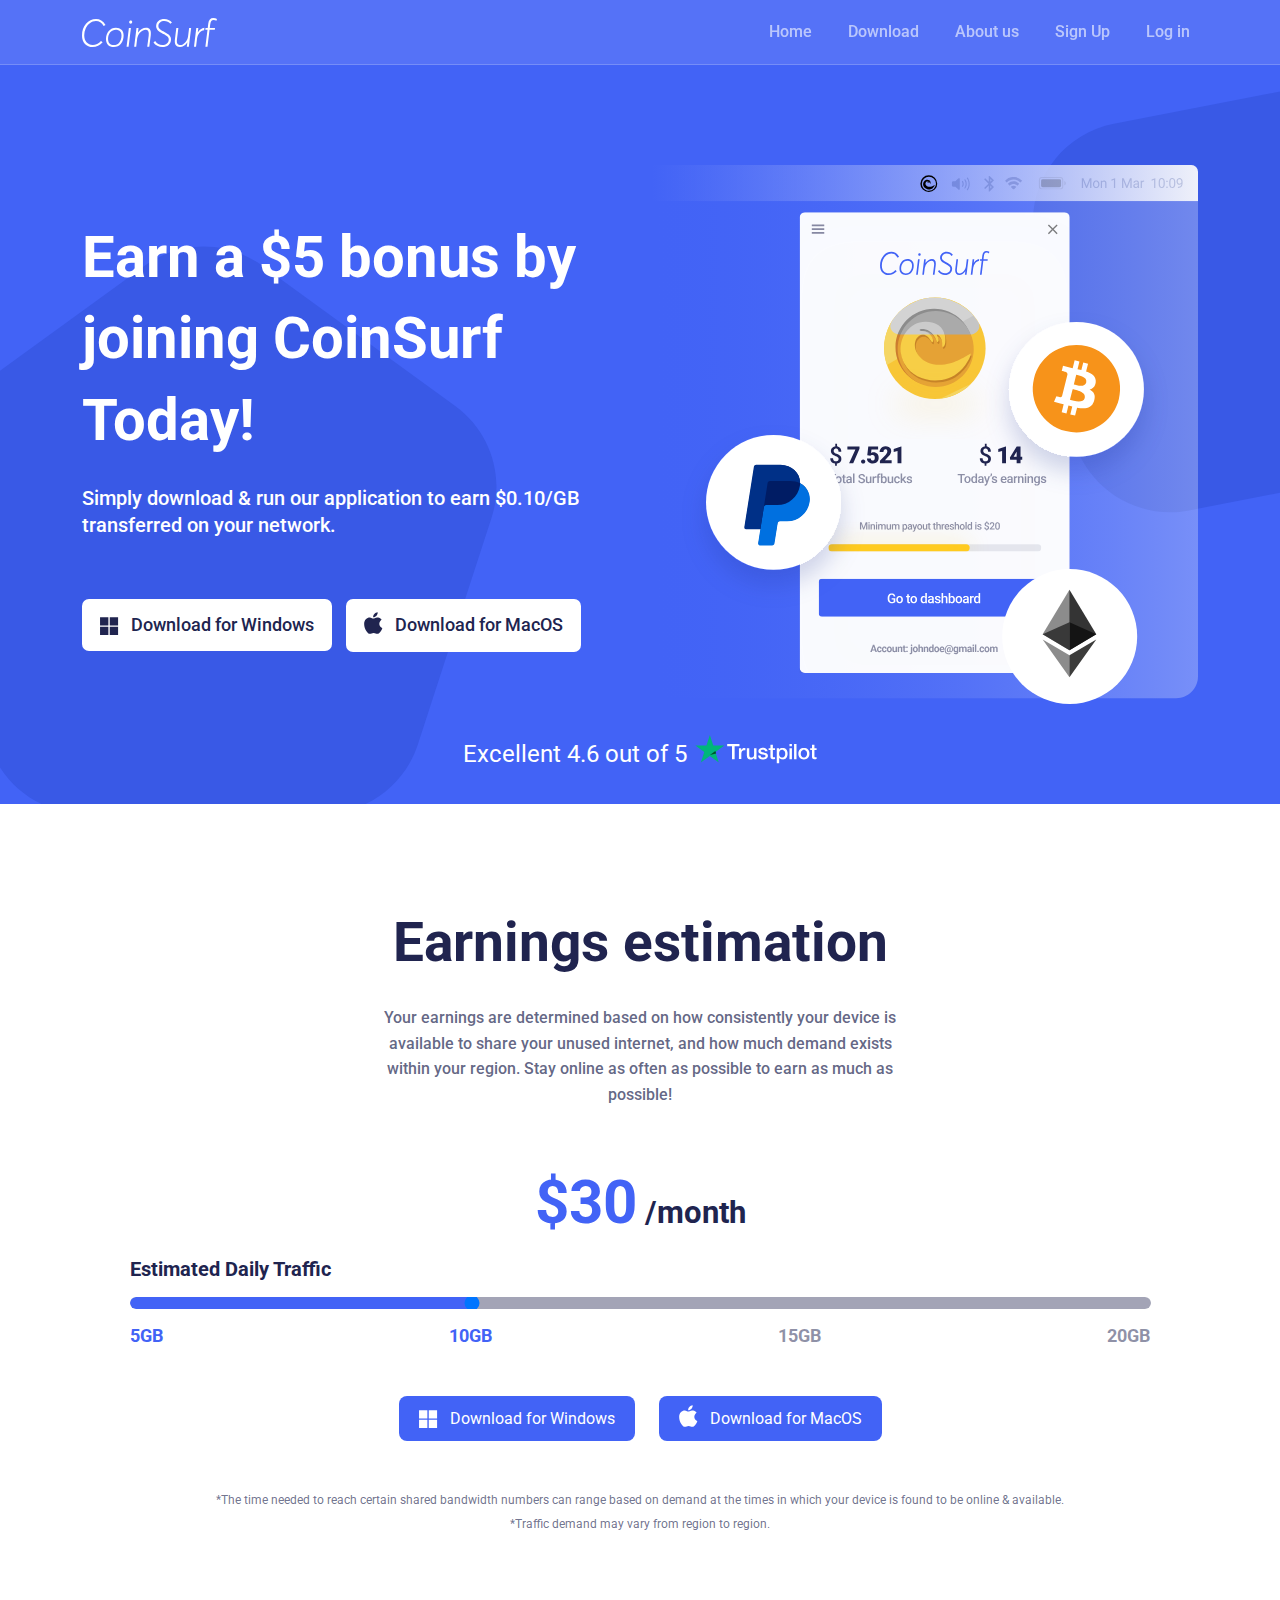
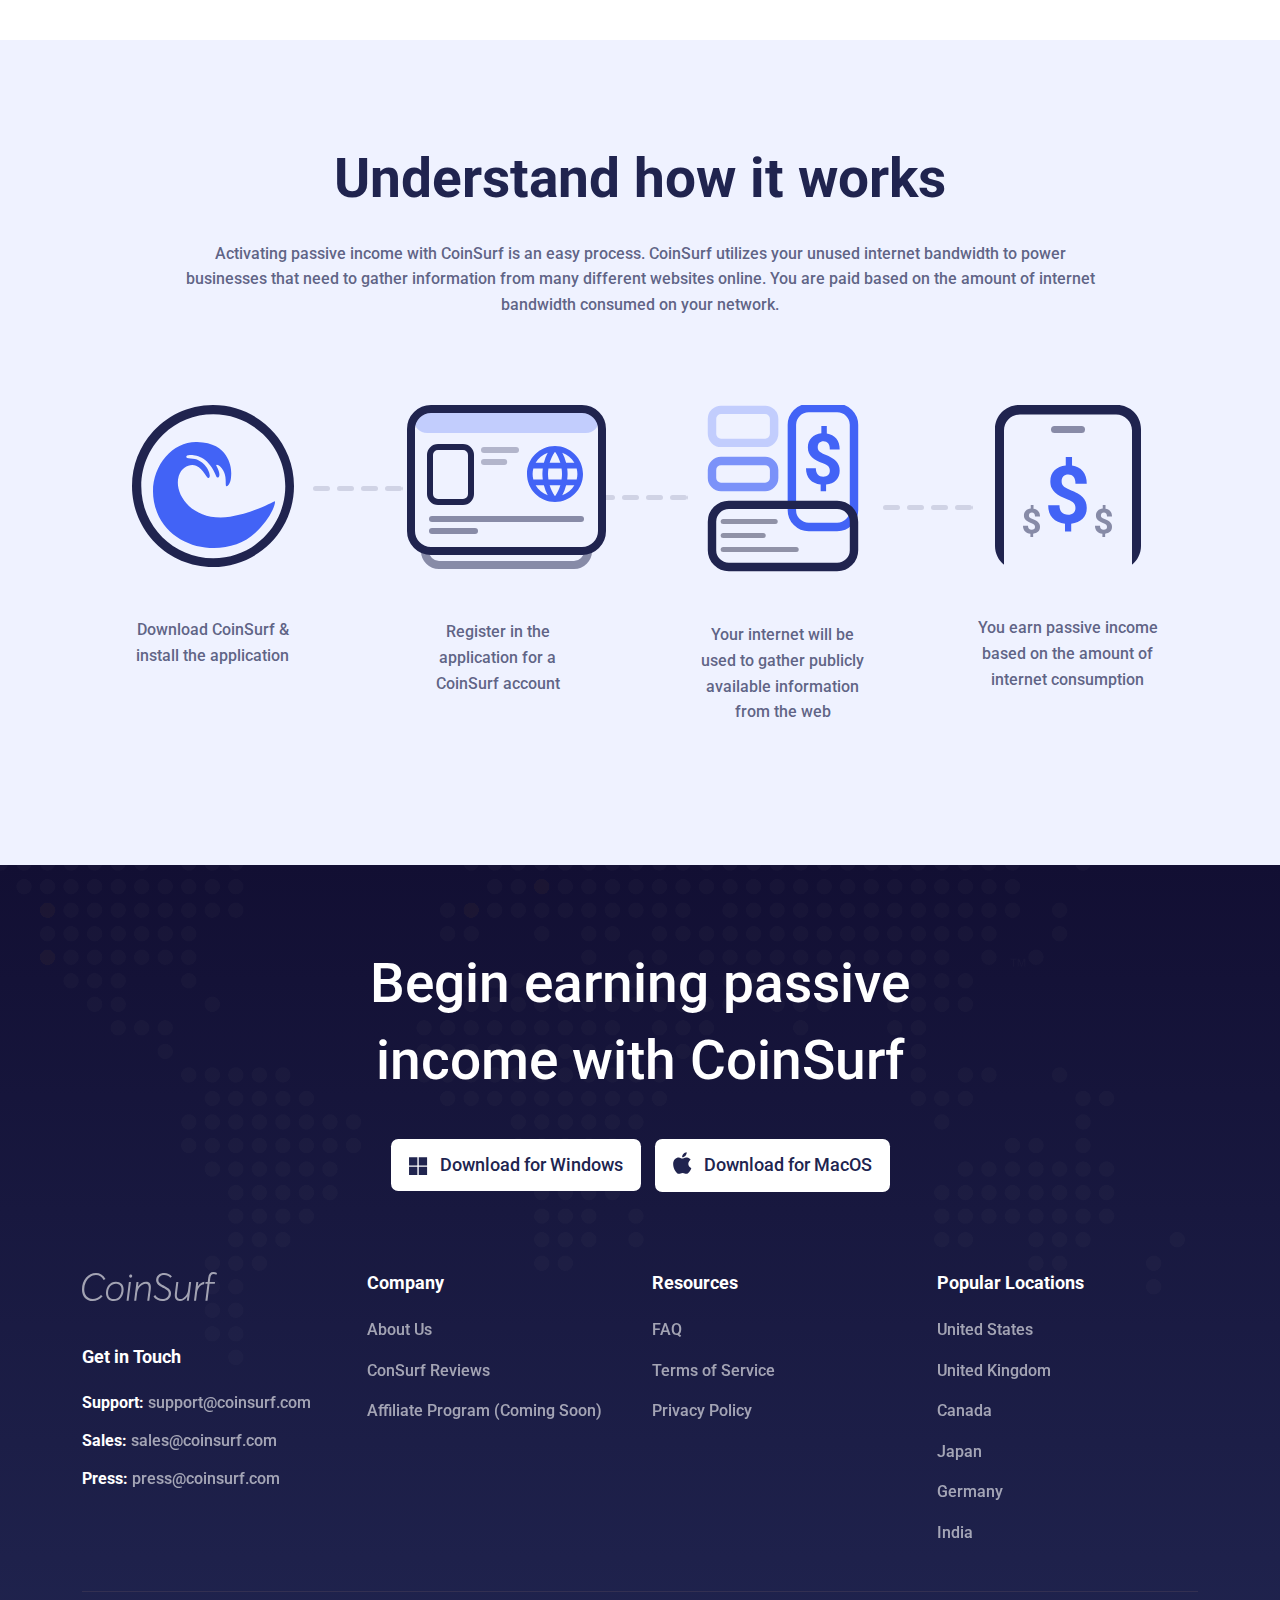
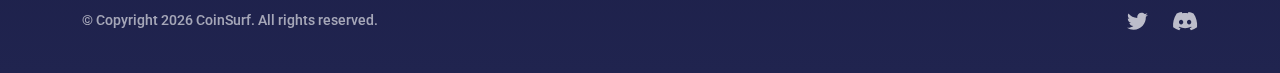
<file: lp.html>
<!DOCTYPE html>
<html lang="en">
  <head>
    <meta charset="UTF-8" />
    <meta http-equiv="X-UA-Compatible" content="IE=edge" />
    <meta name="viewport" content="width=device-width, initial-scale=1.0" />
    <title>CoinSurf</title>

    <!-- Favicon -->
    <link rel="apple-touch-icon" sizes="180x180" href="favicon/apple-touch-icon.png" />
    <link rel="icon" type="image/png" sizes="32x32" href="favicon/favicon-32x32.png" />
    <link rel="icon" type="image/png" sizes="16x16" href="favicon/favicon-16x16.png" />
    <link rel="manifest" href="favicon/site.webmanifest" />
    <link rel="mask-icon" href="favicon/safari-pinned-tab.svg" color="#5bbad5" />
    <meta name="msapplication-TileColor" content="#da532c" />
    <meta name="theme-color" content="#ffffff" />

    <!-- Google Fonts -->
    <link rel="preconnect" href="https://fonts.googleapis.com" />
    <link rel="preconnect" href="https://fonts.gstatic.com" crossorigin />
    <link href="https://fonts.googleapis.com/css2?family=Roboto:wght@400;500;700&display=swap" rel="stylesheet" />

    <!-- CSS only -->
    <link rel="stylesheet" href="css/bootstrap.min.css" />
    <link rel="stylesheet" href="css/style.css" />

    <!-- Global site tag (gtag.js) - Google Analytics -->
    <script async src="https://www.googletagmanager.com/gtag/js?id=G-V6ZQ5G9GBY"></script>
    <script>
      window.dataLayer = window.dataLayer || [];
      function gtag() {
        dataLayer.push(arguments);
      }
      gtag("js", new Date());
      gtag("config", "G-V6ZQ5G9GBY");
    </script>
  </head>

  <body>
    <!-- Start Header -->
    <header class="homepage-header">
      <nav class="navbar navbar-expand-lg">
        <div class="container">
          <a href="/">
            <svg width="135" height="29" viewBox="0 0 135 29" fill="none" xmlns="http://www.w3.org/2000/svg">
              <path d="M20.6334 24.374C19.3568 25.7735 17.8458 26.9008 16.1003 27.756C14.3548 28.5853 12.5442 29 10.6684 29C7.46397 29 4.8848 27.9763 2.93088 25.929C0.976959 23.8557 0 21.0049 0 17.3767C0 12.9191 1.32866 9.08356 3.98599 5.86997C6.64332 2.63047 9.99104 1.01072 14.0291 1.01072C17.9109 1.01072 21.0763 2.96738 23.5252 6.8807L21.6494 8.12467C19.7215 4.75559 17.1684 3.07105 13.9901 3.07105C11.7235 3.07105 9.67841 3.75782 7.85475 5.13137C6.03109 6.479 4.6373 8.24129 3.67337 10.4182C2.70943 12.5693 2.22747 14.8758 2.22747 17.3378C2.22747 20.2922 2.98298 22.6376 4.49401 24.374C6.03109 26.0844 8.1283 26.9397 10.7856 26.9397C12.2185 26.9397 13.6644 26.6028 15.1233 25.929C16.5823 25.2292 17.8718 24.2574 18.9921 23.0134L20.6334 24.374Z" fill="white" />
              <path d="M33.913 9.75737C36.2577 9.75737 38.1205 10.4312 39.5012 11.7788C40.908 13.1265 41.6115 15.0183 41.6115 17.4544C41.6115 20.7458 40.7127 23.4928 38.915 25.6957C37.1174 27.8986 34.7206 29 31.7246 29C29.3539 29 27.4651 28.3132 26.0583 26.9397C24.6775 25.5402 23.9871 23.5965 23.9871 21.1086C23.9871 17.9727 24.8989 15.3034 26.7226 13.1005C28.5463 10.8718 30.9431 9.75737 33.913 9.75737ZM33.8349 11.6622C31.5944 11.6622 29.7316 12.5563 28.2467 14.3445C26.7877 16.1327 26.0583 18.3226 26.0583 20.9142C26.0583 22.832 26.5663 24.3481 27.5823 25.4625C28.6244 26.5509 30.0182 27.0952 31.7637 27.0952C34.0303 27.0952 35.88 26.2011 37.3128 24.4129C38.7718 22.6247 39.5012 20.3441 39.5012 17.571C39.5012 15.6273 38.9802 14.1631 37.9381 13.1783C36.896 12.1676 35.5283 11.6622 33.8349 11.6622Z" fill="white" />
              <path d="M47.5844 3.07105C47.897 2.76005 48.2747 2.60456 48.7176 2.60456C49.1605 2.60456 49.5252 2.7471 49.8118 3.03217C50.0984 3.31725 50.2417 3.68007 50.2417 4.12064C50.2417 4.56122 50.0854 4.937 49.7727 5.24799C49.4862 5.55898 49.1084 5.71448 48.6395 5.71448C48.2226 5.71448 47.8709 5.57194 47.5844 5.28686C47.2978 5.00179 47.1545 4.63896 47.1545 4.19839C47.1545 3.7319 47.2978 3.35612 47.5844 3.07105ZM46.8809 9.95174H48.913L46.6074 28.8056H44.5753L46.8809 9.95174Z" fill="white" />
              <path d="M64.0544 9.75737C67.8841 9.75737 69.4472 12.3231 68.7438 17.4544L67.2588 28.8056H65.2267L66.7117 17.571C67.2327 13.6318 66.1776 11.6622 63.5464 11.6622C61.8269 11.6622 60.1205 12.5174 58.4271 14.2279C56.7337 15.9383 55.6656 17.9857 55.2227 20.37L54.2066 28.8056H52.1746L54.4802 9.95174H56.5123L55.9652 14.5777H56.0042C57.0463 13.0746 58.2838 11.8954 59.7167 11.0402C61.1496 10.185 62.5955 9.75737 64.0544 9.75737Z" fill="white" />
              <path d="M81.7889 13.6059C81.9453 13.6836 82.1797 13.8132 82.4924 13.9946C83.4042 14.487 84.0816 14.8758 84.5244 15.1609C84.9673 15.42 85.5274 15.7958 86.2048 16.2882C86.9082 16.7806 87.4162 17.2341 87.7289 17.6488C88.0675 18.0634 88.3671 18.5818 88.6277 19.2038C88.8882 19.8257 89.0184 20.4736 89.0184 21.1475C89.0184 23.5576 88.1978 25.4754 86.5565 26.9008C84.9413 28.3003 82.8571 29 80.304 29C78.5585 29 76.8911 28.6113 75.3019 27.8338C73.7128 27.0563 72.4362 25.9549 71.4723 24.5295L73.1526 23.0134C73.9603 24.3092 74.9893 25.294 76.2398 25.9678C77.4903 26.6157 78.819 26.9397 80.2258 26.9397C82.1276 26.9397 83.6908 26.4343 84.9152 25.4236C86.1397 24.387 86.7519 23.0393 86.7519 21.3807C86.7519 20.7846 86.6216 20.2404 86.3611 19.748C86.1006 19.2297 85.6968 18.7632 85.1497 18.3485C84.6286 17.908 84.0946 17.5192 83.5475 17.1823C83.0004 16.8454 82.31 16.4567 81.4763 16.0161C81.1898 15.8606 80.9683 15.744 80.812 15.6662C79.822 15.122 79.1577 14.7592 78.819 14.5777C78.5064 14.3704 77.9462 13.9817 77.1386 13.4115C76.3571 12.8414 75.81 12.349 75.4973 11.9343C75.1847 11.5197 74.8721 10.9884 74.5595 10.3405C74.2729 9.66667 74.1296 8.95398 74.1296 8.20241C74.1296 6.05139 74.8981 4.31501 76.4352 2.9933C77.9983 1.67158 80.0044 1.01072 82.4533 1.01072C83.8601 1.01072 85.2279 1.30876 86.5565 1.90483C87.9112 2.50089 89.0445 3.33021 89.9563 4.39276L88.315 5.86997C86.804 4.00402 84.798 3.07105 82.297 3.07105C80.6036 3.07105 79.1837 3.52458 78.0374 4.43164C76.9172 5.3387 76.3701 6.50492 76.3961 7.9303C76.3961 8.5782 76.5134 9.17426 76.7478 9.7185C77.0084 10.2368 77.4512 10.7422 78.0765 11.2346C78.7018 11.727 79.2228 12.1157 79.6396 12.4008C80.0825 12.66 80.799 13.0617 81.7889 13.6059Z" fill="white" />
              <path d="M107.107 9.95174H109.139L106.833 28.8056H104.801L105.348 24.4129H105.231C104.319 25.8123 103.225 26.9267 101.948 27.756C100.672 28.5853 99.343 29 97.9622 29C93.9762 29 92.2959 26.4473 92.9211 21.3418L94.3279 9.95174H96.36L94.9923 21.2252C94.7057 23.4021 94.862 24.9312 95.4612 25.8123C96.0865 26.6676 97.0764 27.0952 98.4312 27.0952C100.046 27.0952 101.623 26.2399 103.16 24.5295C104.723 22.819 105.687 20.7976 106.051 18.4651L107.107 9.95174Z" fill="white" />
              <path d="M115.909 14.3056C117.55 11.7659 119.725 10.2498 122.435 9.75737L122.122 12.1676C120.325 12.349 118.787 13.1783 117.511 14.6555C116.26 16.1068 115.453 17.9727 115.088 20.2534L114.033 28.8056H112.001L114.306 9.95174H116.339L115.791 14.3056H115.909Z" fill="white" />
              <path d="M134.414 2.8378C133.632 2.21582 132.668 1.90483 131.522 1.90483C129.672 1.90483 128.578 3.31725 128.239 6.14209L127.771 9.95174H133.007L132.812 11.7399H127.536L125.465 28.8056H123.394L125.504 11.7399H123.316L123.511 9.95174H125.738L126.246 5.71448C126.689 1.90483 128.383 0 131.327 0C132.76 0 133.984 0.336908 135 1.01072L134.414 2.8378Z" fill="white" />
            </svg>
          </a>
          <div class="collapse navbar-collapse" id="navbarSupportedContent">
            <ul class="navbar-nav ms-auto mb-2 mb-lg-0">
              <li class="nav-item">
                <a class="nav-link" aria-current="page" href="/">Home</a>
              </li>
              <li class="nav-item">
                <a class="nav-link" href="/download.html">Download</a>
              </li>
              <li class="nav-item">
                <a class="nav-link about-us-link" href="/about-us.html">About us</a>
              </li>
              <li class="nav-item">
                <a class="nav-link signup-link" href="/signup-windows.html">Sign Up</a>
              </li>
              <li class="nav-item">
                <a class="nav-link login-link" href="/login.html">Log in</a>
              </li>
            </ul>
          </div>
          <div class="d-flex align-items-center">
            <button class="menu-toggle m-2 d-lg-none" type="button" data-bs-toggle="collapse" data-bs-target="#navbarSupportedContent" aria-controls="navbarSupportedContent" aria-expanded="false" aria-label="Toggle navigation"></button>
          </div>
        </div>
      </nav>

      <div class="hero-image text-white text-center text-md-start">
        <div class="container position-relative">
          <div class="row align-items-center">
            <div class="col-md-7 col-xl-6">
              <div class="text">
                <h1 class="mb-4">Earn a $5 bonus by joining CoinSurf Today!</h1>
                <p class="pe-xl-5">Simply download & run our application to earn $0.10/GB transferred on your network.</p>
                <div class="image d-md-none my-4 my-md-0">
                  <img width="636" height="628" class="img-fluid" src="imgs/landing/hero-img.svg" alt="make money" />
                </div>
                <div class="btns">
                  <a href="/CoinSurf-Setup.exe">
                    <svg class="me-2" width="19" height="19" viewBox="0 0 19 19" fill="none" xmlns="http://www.w3.org/2000/svg">
                      <path fill-rule="evenodd" clip-rule="evenodd" d="M8.37122 0.137939H0.043457V8.4138H8.37122V0.137939ZM18.0869 0.137939H9.75918V8.4138H18.0869V0.137939ZM9.75918 9.79311H18.0869V18.069H9.75918V9.79311ZM8.37122 9.79311H0.043457V18.069H8.37122V9.79311Z" fill="#20244F" />
                    </svg>
                    <span>Download for Windows</span>
                  </a>
                  <a href="/CoinSurf-Setup.dmg">
                    <svg class="me-2" style="position: relative; top: -3px" width="19" height="22" viewBox="0 0 19 22" fill="none" xmlns="http://www.w3.org/2000/svg">
                      <path fill-rule="evenodd" clip-rule="evenodd" d="M13.687 0.777266C13.687 1.87906 13.1965 2.98085 12.5032 3.77492C11.7675 4.65506 10.4945 5.30925 9.48231 5.30925C9.36638 5.30925 9.25045 5.29419 9.17911 5.28128C9.16573 5.22748 9.13675 5.05963 9.13675 4.89177C9.13675 3.77492 9.72978 2.67313 10.3652 1.9759C11.1744 1.06993 12.5166 0.385613 13.6447 0.344727C13.6736 0.469539 13.687 0.624479 13.687 0.777266ZM17.6645 7.71692C17.6922 7.69937 17.7112 7.68733 17.7201 7.68069C16.2174 5.60191 13.9345 5.54596 13.2991 5.54596C12.3271 5.54596 11.4569 5.87873 10.7257 6.15838C10.1957 6.36107 9.73865 6.53586 9.36861 6.53586C8.95959 6.53586 8.49132 6.35333 7.9688 6.14967C7.30936 5.89263 6.56351 5.60191 5.74132 5.60191C2.96791 5.60191 0.149902 7.82056 0.149902 12.0039C0.149902 14.6121 1.19105 17.3601 2.47966 19.129C3.59215 20.6354 4.55972 21.862 5.94643 21.862C6.60394 21.862 7.08603 21.6646 7.59303 21.457C8.1553 21.2268 8.74822 20.984 9.64506 20.984C10.5515 20.984 11.0931 21.212 11.6153 21.4319C12.1013 21.6365 12.5705 21.834 13.3013 21.834C14.8173 21.834 15.8139 20.5105 16.7681 19.185C17.8382 17.6786 18.2863 16.2002 18.2997 16.1314C18.2128 16.1034 15.3078 14.9736 15.3078 11.7801C15.3078 9.20865 17.2882 7.95509 17.6645 7.71692Z" fill="#20244F" />
                    </svg>
                    <span>Download for MacOS</span>
                  </a>
                </div>
              </div>
            </div>
            <div class="col-md-5 col-xl-6">
              <div class="image d-none d-md-block">
                <img width="636" height="628" class="img-fluid" src="imgs/landing/hero-img.svg" alt="make money" />
              </div>
            </div>
          </div>
          <div class="trustpilot-reviews text-center">
            <a href="https://www.trustpilot.com/review/coinsurf.com" target="_blank" class="d-flex align-items-end justify-content-center">
              <span>Excellent 4.6 out of 5 </span>
              <img width="123" height="129" class="img-fluid" src="imgs/homepage/trustpilot.svg" alt="trustpilot reviews" />
            </a>
          </div>
          <div class="shapes">
            <div class="shape1">
              <svg width="429" height="429" viewBox="0 0 429 429" fill="none" xmlns="http://www.w3.org/2000/svg">
                <path fill-rule="evenodd" clip-rule="evenodd" d="M2.81613 157.05C-7.72196 102.836 27.6842 50.3442 81.898 39.8061L272.195 2.81614C326.408 -7.72195 378.9 27.6842 389.438 81.898L426.428 272.195C436.966 326.408 401.56 378.9 347.346 389.438L157.05 426.428C102.836 436.966 50.3442 401.56 39.8061 347.346L2.81613 157.05Z" fill="#3959E6" />
              </svg>
            </div>
            <div class="shape2">
              <svg width="587" height="568" viewBox="0 0 587 568" fill="none" xmlns="http://www.w3.org/2000/svg">
                <path fill-rule="evenodd" clip-rule="evenodd" d="M234.722 19.705C269.77 -5.75936 317.23 -5.75931 352.279 19.7051L545.242 159.901C580.29 185.365 594.956 230.502 581.569 271.704L507.863 498.546C494.476 539.748 456.08 567.644 412.758 567.644H174.242C130.92 567.644 92.5241 539.748 79.1367 498.546L5.43142 271.704C-7.95601 230.502 6.70983 185.365 41.7586 159.901L234.722 19.705Z" fill="#3959E6" />
              </svg>
            </div>
          </div>
        </div>
      </div>
    </header>

    <!-- Earning Estimation -->
    <section class="section earning-estimation text-center bg-white">
      <div class="container">
        <div class="row">
          <div class="col-lg-6 m-auto">
            <h2 class="section-title mb-4">Earnings estimation</h2>
            <p class="section-text">Your earnings are determined based on how consistently your device is available to share your unused internet, and how much demand exists within your region. Stay online as often as possible to earn as much as possible!</p>
          </div>
        </div>
        <div class="row">
          <div class="col-xl-11 m-auto">
            <div class="price">
              <span class="price-value">$<output id="rangevalue">30</output></span> /month
            </div>
            <div class="traffic">
              <h4 class="text-start mb-3">Estimated Daily Traffic</h4>
              <div class="progress traffic-amount">
                <input type="range" value="10" min="5" max="20" oninput="rangevalue.value=(value*.1*30).toFixed(0)" id="length" />
              </div>

              <div class="traffic-values d-flex justify-content-between align-items-center mt-2 mt-lg-3">
                <span class="cloud-color">5GB</span>
                <span class="cloud-color">10GB</span>
                <span>15GB</span>
                <span>20GB</span>
              </div>
            </div>

            <div class="app-btns">
              <a href="#">
                <svg class="me-2" width="19" height="19" viewBox="0 0 19 19" fill="none" xmlns="http://www.w3.org/2000/svg">
                  <path fill-rule="evenodd" clip-rule="evenodd" d="M8.37122 0.137939H0.043457V8.4138H8.37122V0.137939ZM18.0869 0.137939H9.75918V8.4138H18.0869V0.137939ZM9.75918 9.79311H18.0869V18.069H9.75918V9.79311ZM8.37122 9.79311H0.043457V18.069H8.37122V9.79311Z" fill="#fff" />
                </svg>
                <span>Download for Windows</span>
              </a>
              <a href="#">
                <svg class="me-2" style="position: relative; top: -3px" width="19" height="22" viewBox="0 0 19 22" fill="none" xmlns="http://www.w3.org/2000/svg">
                  <path fill-rule="evenodd" clip-rule="evenodd" d="M13.687 0.777266C13.687 1.87906 13.1965 2.98085 12.5032 3.77492C11.7675 4.65506 10.4945 5.30925 9.48231 5.30925C9.36638 5.30925 9.25045 5.29419 9.17911 5.28128C9.16573 5.22748 9.13675 5.05963 9.13675 4.89177C9.13675 3.77492 9.72978 2.67313 10.3652 1.9759C11.1744 1.06993 12.5166 0.385613 13.6447 0.344727C13.6736 0.469539 13.687 0.624479 13.687 0.777266ZM17.6645 7.71692C17.6922 7.69937 17.7112 7.68733 17.7201 7.68069C16.2174 5.60191 13.9345 5.54596 13.2991 5.54596C12.3271 5.54596 11.4569 5.87873 10.7257 6.15838C10.1957 6.36107 9.73865 6.53586 9.36861 6.53586C8.95959 6.53586 8.49132 6.35333 7.9688 6.14967C7.30936 5.89263 6.56351 5.60191 5.74132 5.60191C2.96791 5.60191 0.149902 7.82056 0.149902 12.0039C0.149902 14.6121 1.19105 17.3601 2.47966 19.129C3.59215 20.6354 4.55972 21.862 5.94643 21.862C6.60394 21.862 7.08603 21.6646 7.59303 21.457C8.1553 21.2268 8.74822 20.984 9.64506 20.984C10.5515 20.984 11.0931 21.212 11.6153 21.4319C12.1013 21.6365 12.5705 21.834 13.3013 21.834C14.8173 21.834 15.8139 20.5105 16.7681 19.185C17.8382 17.6786 18.2863 16.2002 18.2997 16.1314C18.2128 16.1034 15.3078 14.9736 15.3078 11.7801C15.3078 9.20865 17.2882 7.95509 17.6645 7.71692Z" fill="#fff" />
                </svg>
                <span>Download for MacOS</span>
              </a>
            </div>

            <div class="text">
              <p>*The time needed to reach certain shared bandwidth numbers can range based on demand at the times in which your device is found to be online & available.</p>
              <p>*Traffic demand may vary from region to region.</p>
            </div>
          </div>
        </div>
      </div>
    </section>

    <!-- How It Works -->
    <section class="section how-it-works text-center bg-light-blue">
      <div class="container">
        <div class="row">
          <div class="col-xl-10 m-auto">
            <h2 class="section-title mb-4">Understand how it works</h2>
            <p class="section-text mb-5">Activating passive income with CoinSurf is an easy process. CoinSurf utilizes your unused internet bandwidth to power businesses that need to gather information from many different websites online. You are paid based on the amount of internet bandwidth consumed on your network.</p>
          </div>
        </div>
        <div class="row">
          <div class="col-md-6 col-lg-3">
            <div class="step">
              <svg width="162" height="162" viewBox="0 0 162 162" fill="none" xmlns="http://www.w3.org/2000/svg">
                <path fill-rule="evenodd" clip-rule="evenodd" d="M80.9992 162C125.734 162 162 125.735 162 81C162 36.2639 125.734 0 80.9992 0C36.2626 0 0 36.2639 0 81C0 125.735 36.2626 162 80.9992 162ZM81.2824 153.282C121.05 153.282 153.282 121.048 153.282 81.2833C153.282 41.5184 121.05 9.28241 81.2824 9.28241C41.5152 9.28241 9.28265 41.5184 9.28265 81.2833C9.28265 121.048 41.5152 153.282 81.2824 153.282Z" fill="#20244F" />
                <path fill-rule="evenodd" clip-rule="evenodd" d="M65.0933 37.0156C81.3891 37.4957 89.5415 43.607 93.805 50.1605C99.5065 58.9234 99.7101 67.2486 98.8957 73.6021C98.0122 80.4975 93.9656 83.068 93.805 79.9555C93.6015 76.0118 94.4159 69.2209 89.7321 63.3049C86.0948 58.7102 83.8042 59.6708 84.2341 60.4572C90.954 72.7258 85.0746 73.5764 84.4379 71.8496C75.0713 46.436 56.5107 49.8099 55.3191 50.3795C53.4865 51.2558 53.69 53.4465 58.5771 53.4465C73.4641 53.4465 80.3446 70.5391 76.9041 72.9448C73.8496 73.3831 72.4241 64.4006 64.0756 60.6762C58.8729 58.3555 49.8214 61.1144 46.7666 70.9728C41.198 88.9474 60.6078 117.284 98.0813 111.722C119.827 108.495 141.943 96.5663 142.074 96.4827C144.775 94.7639 141.443 106.195 133.72 116.261C130.376 120.621 127.322 124.018 123.359 127.792C96.7892 153.095 40.8678 147.231 24.9848 107.139C11.1779 72.2872 35.3638 36.1391 65.0933 37.0156Z" fill="#4263F6" />
              </svg>
              <p>Download CoinSurf & install the application</p>
            </div>
          </div>
          <div class="col-md-6 col-lg-3">
            <div class="step">
              <svg width="199" height="164" viewBox="0 0 199 164" fill="none" xmlns="http://www.w3.org/2000/svg">
                <path fill-rule="evenodd" clip-rule="evenodd" d="M7 14C7 6.8203 12.8203 1 20 1H179C186.18 1 192 6.8203 192 14V15C192 22.1797 186.18 28 179 28H20C12.8203 28 7 22.1797 7 15V14Z" fill="#4263F6" fill-opacity="0.257973" />
                <rect x="4" y="4" width="191" height="142" rx="20" stroke="#20244F" stroke-width="8" />
                <path opacity="0.500742" d="M18 146H181V146C181 153.732 174.732 160 167 160H32C24.268 160 18 153.732 18 146V146Z" stroke="#20244F" stroke-width="8" />
                <rect x="23" y="42" width="41" height="55" rx="8" stroke="#20244F" stroke-width="6" />
                <path fill-rule="evenodd" clip-rule="evenodd" d="M120 69C120 53.544 132.516 41 147.972 41C163.456 41 176 53.544 176 69C176 84.456 163.456 97 147.972 97C132.516 97 120 84.456 120 69ZM159.116 57.8H167.376C164.688 53.18 160.404 49.596 155.252 47.832C156.932 50.94 158.22 54.3 159.116 57.8ZM148 46.712C150.324 50.072 152.144 53.796 153.348 57.8H142.652C143.856 53.796 145.676 50.072 148 46.712ZM125.6 69C125.6 70.932 125.88 72.808 126.328 74.6H135.792C135.568 72.752 135.4 70.904 135.4 69C135.4 67.096 135.568 65.248 135.792 63.4H126.328C125.88 65.192 125.6 67.068 125.6 69ZM128.624 80.2H136.884C137.78 83.7 139.068 87.06 140.748 90.168C135.596 88.404 131.312 84.848 128.624 80.2ZM128.624 57.8H136.884C137.78 54.3 139.068 50.94 140.748 47.832C135.596 49.596 131.312 53.152 128.624 57.8ZM148 91.288C145.676 87.928 143.856 84.204 142.652 80.2H153.348C152.144 84.204 150.324 87.928 148 91.288ZM141 69C141 70.904 141.196 72.752 141.448 74.6H154.552C154.804 72.752 155 70.904 155 69C155 67.096 154.804 65.22 154.552 63.4H141.448C141.196 65.22 141 67.096 141 69ZM155.252 90.168C156.932 87.06 158.22 83.7 159.116 80.2H167.376C164.688 84.82 160.404 88.404 155.252 90.168ZM160.6 69C160.6 70.904 160.432 72.752 160.208 74.6H169.672C170.12 72.808 170.4 70.932 170.4 69C170.4 67.068 170.12 65.192 169.672 63.4H160.208C160.432 65.248 160.6 67.096 160.6 69Z" fill="#4263F6" />
                <rect opacity="0.498594" x="22" y="111" width="155" height="6" rx="3" fill="#20244F" />
                <rect opacity="0.498594" x="22" y="123" width="49" height="6" rx="3" fill="#20244F" />
                <rect opacity="0.298029" x="74" y="42" width="38" height="6" rx="3" fill="#20244F" />
                <rect opacity="0.298029" x="74" y="54" width="26.1778" height="6" rx="3" fill="#20244F" />
              </svg>
              <p>Register in the application for a CoinSurf account</p>
            </div>
          </div>
          <div class="col-md-6 col-lg-3">
            <div class="step">
              <svg width="152" height="167" viewBox="0 0 152 167" fill="none" xmlns="http://www.w3.org/2000/svg">
                <rect opacity="0.259585" x="5" y="4.84766" width="62.125" height="33" rx="9" stroke="#4263F6" stroke-width="8.42384" />
                <rect opacity="0.673224" x="5" y="55.9735" width="62.125" height="26" rx="9" stroke="#4263F6" stroke-width="8.42384" />
                <rect x="84.875" y="3" width="62.125" height="118.987" rx="16.8477" stroke="#4263F6" stroke-width="8.42384" />
                <rect x="5" y="99.8741" width="142" height="62.1258" rx="16.8477" stroke="#20244F" stroke-width="8.42384" />
                <rect x="13.696" y="114" width="57" height="5" rx="2.5" fill="#9092A7" />
                <rect x="13.696" y="128" width="45" height="5" rx="2.5" fill="#9092A7" />
                <rect x="13.696" y="142" width="78" height="5" rx="2.5" fill="#9092A7" />
                <path d="M122.816 65.7287C122.816 63.8523 122.298 62.3592 121.263 61.2494C120.227 60.1396 118.469 59.1156 115.989 58.1774C113.508 57.2392 111.368 56.3067 109.57 55.3799C107.772 54.4532 106.231 53.3891 104.945 52.1878C103.659 50.9864 102.657 49.5734 101.94 47.9487C101.224 46.324 100.865 44.3904 100.865 42.1479C100.865 38.2807 102.094 35.1114 104.552 32.6401C107.01 30.1688 110.276 28.7271 114.35 28.3152V20.9698H119.812V28.4182C123.84 28.9903 126.993 30.6779 129.268 33.481C131.544 36.2842 132.682 39.9168 132.682 44.379H122.816C122.816 41.6331 122.253 39.5793 121.126 38.2178C120 36.8563 118.492 36.1755 116.603 36.1755C114.737 36.1755 113.292 36.7075 112.267 37.7716C111.243 38.8356 110.731 40.3059 110.731 42.1822C110.731 43.9213 111.232 45.3172 112.233 46.3698C113.235 47.4224 115.095 48.4979 117.815 49.5963C120.535 50.6947 122.771 51.7301 124.523 52.7026C126.276 53.6752 127.755 54.7735 128.961 55.9978C130.167 57.222 131.089 58.6179 131.726 60.1853C132.364 61.7528 132.682 63.5777 132.682 65.6601C132.682 69.5501 131.476 72.708 129.064 75.1336C126.651 77.5591 123.328 78.9893 119.095 79.4241V86.2546H113.667V79.4584C109.001 78.955 105.388 77.2903 102.828 74.4642C100.268 71.6382 98.9874 67.8797 98.9874 63.1887H108.854C108.854 65.9118 109.496 67.9998 110.782 69.4529C112.068 70.9059 113.917 71.6325 116.33 71.6325C118.333 71.6325 119.914 71.1004 121.075 70.0364C122.236 68.9723 122.816 67.5364 122.816 65.7287Z" fill="#4263F6" />
              </svg>
              <p>Your internet will be used to gather publicly available information from the web</p>
            </div>
          </div>
          <div class="col-md-6 col-lg-3">
            <div class="step last">
              <svg width="146" height="160" viewBox="0 0 146 160" fill="none" xmlns="http://www.w3.org/2000/svg">
                <path fill-rule="evenodd" clip-rule="evenodd" d="M0 24C0 10.7452 10.7452 0 24 0H122C135.255 0 146 10.7452 146 24V141C146 148.602 142.465 155.379 136.95 159.776C136.983 159.355 137 158.93 137 158.5V25.5C137 16.6634 129.837 9.5 121 9.5H25C16.1634 9.5 9 16.6634 9 25.5V158.5C9 158.93 9.01693 159.355 9.05016 159.776C3.53464 155.379 0 148.602 0 141V24Z" fill="#20244F" />
                <path d="M80.4634 103.031C80.4634 100.894 79.8707 99.1943 78.6851 97.9306C77.4996 96.6668 75.4868 95.5008 72.6467 94.4326C69.8066 93.3643 67.3573 92.3025 65.2989 91.2472C63.2405 90.192 61.4752 88.9804 60.0031 87.6124C58.5309 86.2445 57.3845 84.6356 56.5637 82.7856C55.743 80.9356 55.3326 78.7339 55.3326 76.1805C55.3326 71.777 56.7396 68.1683 59.5536 65.3543C62.3677 62.5402 66.1067 60.8987 70.7707 60.4297V52.0658H77.0241V60.547C81.6359 61.1984 85.2447 63.12 87.8503 66.3118C90.4558 69.5037 91.7586 73.64 91.7586 78.7209H80.4634C80.4634 75.5942 79.8185 73.2557 78.5288 71.7054C77.239 70.155 75.5128 69.3799 73.3502 69.3799C71.2136 69.3799 69.5591 69.9857 68.3866 71.1973C67.214 72.4089 66.6278 74.083 66.6278 76.2195C66.6278 78.1998 67.201 79.7892 68.3475 80.9878C69.4939 82.1863 71.624 83.4109 74.7377 84.6616C77.8513 85.9123 80.4113 87.0913 82.4176 88.1987C84.4239 89.3061 86.1175 90.5568 87.4985 91.9507C88.8795 93.3447 89.9347 94.9341 90.6643 96.719C91.3938 98.5038 91.7586 100.582 91.7586 102.953C91.7586 107.382 90.3777 110.978 87.6157 113.74C84.8538 116.502 81.0497 118.13 76.2033 118.625V126.403H69.989V118.664C64.6475 118.091 60.5112 116.196 57.5799 112.978C54.6486 109.76 53.183 105.48 53.183 100.139H64.4782C64.4782 103.239 65.2143 105.617 66.6864 107.272C68.1586 108.926 70.2756 109.753 73.0375 109.753C75.3304 109.753 77.1413 109.148 78.4702 107.936C79.799 106.724 80.4634 105.089 80.4634 103.031Z" fill="#4263F6" />
                <path opacity="0.500952" d="M112.022 121.939C112.022 121.019 111.761 120.287 111.239 119.743C110.716 119.199 109.829 118.698 108.578 118.238C107.326 117.778 106.247 117.321 105.339 116.866C104.432 116.412 103.654 115.891 103.006 115.302C102.357 114.713 101.852 114.02 101.49 113.224C101.128 112.428 100.947 111.48 100.947 110.381C100.947 108.485 101.567 106.932 102.807 105.72C104.048 104.509 105.695 103.802 107.751 103.6V100H110.507V103.651C112.539 103.931 114.129 104.758 115.278 106.132C116.426 107.506 117 109.287 117 111.474H112.022C112.022 110.128 111.738 109.122 111.17 108.454C110.601 107.787 109.841 107.453 108.888 107.453C107.946 107.453 107.217 107.714 106.7 108.236C106.183 108.757 105.925 109.478 105.925 110.397C105.925 111.25 106.178 111.934 106.683 112.45C107.188 112.966 108.127 113.493 109.499 114.032C110.871 114.57 111.999 115.077 112.883 115.554C113.768 116.031 114.514 116.569 115.123 117.169C115.731 117.769 116.196 118.454 116.518 119.222C116.839 119.99 117 120.885 117 121.905C117 123.812 116.391 125.36 115.174 126.549C113.957 127.738 112.281 128.439 110.145 128.652V132H107.406V128.669C105.052 128.422 103.229 127.606 101.938 126.221C100.646 124.836 100 122.993 100 120.694H104.978C104.978 122.029 105.302 123.052 105.951 123.764C106.6 124.477 107.533 124.833 108.75 124.833C109.76 124.833 110.558 124.572 111.144 124.05C111.729 123.529 112.022 122.825 112.022 121.939Z" fill="#20244F" />
                <path opacity="0.500952" d="M40.0223 121.939C40.0223 121.019 39.7611 120.287 39.2386 119.743C38.7161 119.199 37.8291 118.698 36.5775 118.238C35.3259 117.778 34.2465 117.321 33.3394 116.866C32.4323 116.412 31.6543 115.891 31.0056 115.302C30.3568 114.713 29.8516 114.02 29.4899 113.224C29.1282 112.428 28.9473 111.48 28.9473 110.381C28.9473 108.485 29.5674 106.932 30.8075 105.72C32.0476 104.509 33.6954 103.802 35.7508 103.6V100H38.5066V103.651C40.539 103.931 42.1293 104.758 43.2776 106.132C44.4259 107.506 45 109.287 45 111.474H40.0223C40.0223 110.128 39.7381 109.122 39.1697 108.454C38.6013 107.787 37.8406 107.453 36.8875 107.453C35.946 107.453 35.2168 107.714 34.7001 108.236C34.1834 108.757 33.925 109.478 33.925 110.397C33.925 111.25 34.1776 111.934 34.6829 112.45C35.1881 112.966 36.1268 113.493 37.499 114.032C38.8712 114.57 39.9993 115.077 40.8835 115.554C41.7676 116.031 42.514 116.569 43.1226 117.169C43.7312 117.769 44.1962 118.454 44.5177 119.222C44.8392 119.99 45 120.885 45 121.905C45 123.812 44.3914 125.36 43.1743 126.549C41.9571 127.738 40.2806 128.439 38.1449 128.652V132H35.4063V128.669C33.0523 128.422 31.2295 127.606 29.9377 126.221C28.6459 124.836 28 122.993 28 120.694H32.9777C32.9777 122.029 33.3021 123.052 33.9509 123.764C34.5996 124.477 35.5326 124.833 36.7497 124.833C37.7602 124.833 38.5583 124.572 39.1439 124.05C39.7295 123.529 40.0223 122.825 40.0223 121.939Z" fill="#20244F" />
                <rect opacity="0.497093" x="56" y="21" width="34" height="7" rx="3.5" fill="#20244F" />
              </svg>
              <p>You earn passive income based on the amount of internet consumption</p>
            </div>
          </div>
        </div>
      </div>
    </section>

    <!-- Footer -->
    <footer>
      <div class="container">
        <div class="row">
          <div class="col-md-10 col-lg-7 m-auto">
            <h2 class="section-title footer-title text-center">Begin earning passive income with CoinSurf</h2>
            <div class="btns text-center">
              <a href="/CoinSurf-Setup.exe" download>
                <svg class="me-2" width="19" height="19" viewBox="0 0 19 19" fill="none" xmlns="http://www.w3.org/2000/svg">
                  <path fill-rule="evenodd" clip-rule="evenodd" d="M8.37122 0.137939H0.043457V8.4138H8.37122V0.137939ZM18.0869 0.137939H9.75918V8.4138H18.0869V0.137939ZM9.75918 9.79311H18.0869V18.069H9.75918V9.79311ZM8.37122 9.79311H0.043457V18.069H8.37122V9.79311Z" fill="#20244F" />
                </svg>

                <span>Download for Windows</span>
              </a>
              <a href="/CoinSurf-Setup.dmg" download>
                <svg class="me-2" style="position: relative; top: -3px" width="19" height="22" viewBox="0 0 19 22" fill="none" xmlns="http://www.w3.org/2000/svg">
                  <path fill-rule="evenodd" clip-rule="evenodd" d="M13.687 0.777266C13.687 1.87906 13.1965 2.98085 12.5032 3.77492C11.7675 4.65506 10.4945 5.30925 9.48231 5.30925C9.36638 5.30925 9.25045 5.29419 9.17911 5.28128C9.16573 5.22748 9.13675 5.05963 9.13675 4.89177C9.13675 3.77492 9.72978 2.67313 10.3652 1.9759C11.1744 1.06993 12.5166 0.385613 13.6447 0.344727C13.6736 0.469539 13.687 0.624479 13.687 0.777266ZM17.6645 7.71692C17.6922 7.69937 17.7112 7.68733 17.7201 7.68069C16.2174 5.60191 13.9345 5.54596 13.2991 5.54596C12.3271 5.54596 11.4569 5.87873 10.7257 6.15838C10.1957 6.36107 9.73865 6.53586 9.36861 6.53586C8.95959 6.53586 8.49132 6.35333 7.9688 6.14967C7.30936 5.89263 6.56351 5.60191 5.74132 5.60191C2.96791 5.60191 0.149902 7.82056 0.149902 12.0039C0.149902 14.6121 1.19105 17.3601 2.47966 19.129C3.59215 20.6354 4.55972 21.862 5.94643 21.862C6.60394 21.862 7.08603 21.6646 7.59303 21.457C8.1553 21.2268 8.74822 20.984 9.64506 20.984C10.5515 20.984 11.0931 21.212 11.6153 21.4319C12.1013 21.6365 12.5705 21.834 13.3013 21.834C14.8173 21.834 15.8139 20.5105 16.7681 19.185C17.8382 17.6786 18.2863 16.2002 18.2997 16.1314C18.2128 16.1034 15.3078 14.9736 15.3078 11.7801C15.3078 9.20865 17.2882 7.95509 17.6645 7.71692Z" fill="#20244F" />
                </svg>
                <span>Download for MacOS</span>
              </a>
            </div>
          </div>
        </div>
        <div class="row">
          <div class="col-md-6 col-lg-3">
            <div class="footer-col">
              <a href="/" class="footer-logo d-block">
                <svg width="135" height="29" viewBox="0 0 135 29" fill="none" xmlns="http://www.w3.org/2000/svg">
                  <path d="M20.6334 24.374C19.3568 25.7735 17.8458 26.9008 16.1003 27.756C14.3548 28.5853 12.5442 29 10.6684 29C7.46397 29 4.8848 27.9763 2.93088 25.929C0.976959 23.8557 0 21.0049 0 17.3767C0 12.9191 1.32866 9.08356 3.98599 5.86997C6.64332 2.63047 9.99104 1.01072 14.0291 1.01072C17.9109 1.01072 21.0763 2.96738 23.5252 6.8807L21.6494 8.12467C19.7215 4.75559 17.1684 3.07105 13.9901 3.07105C11.7235 3.07105 9.67841 3.75782 7.85475 5.13137C6.03109 6.479 4.6373 8.24129 3.67337 10.4182C2.70943 12.5693 2.22747 14.8758 2.22747 17.3378C2.22747 20.2922 2.98298 22.6376 4.49401 24.374C6.03109 26.0844 8.1283 26.9397 10.7856 26.9397C12.2185 26.9397 13.6644 26.6028 15.1233 25.929C16.5823 25.2292 17.8718 24.2574 18.9921 23.0134L20.6334 24.374Z" fill="white" />
                  <path d="M33.913 9.75737C36.2577 9.75737 38.1205 10.4312 39.5012 11.7788C40.908 13.1265 41.6115 15.0183 41.6115 17.4544C41.6115 20.7458 40.7127 23.4928 38.915 25.6957C37.1174 27.8986 34.7206 29 31.7246 29C29.3539 29 27.4651 28.3132 26.0583 26.9397C24.6775 25.5402 23.9871 23.5965 23.9871 21.1086C23.9871 17.9727 24.8989 15.3034 26.7226 13.1005C28.5463 10.8718 30.9431 9.75737 33.913 9.75737ZM33.8349 11.6622C31.5944 11.6622 29.7316 12.5563 28.2467 14.3445C26.7877 16.1327 26.0583 18.3226 26.0583 20.9142C26.0583 22.832 26.5663 24.3481 27.5823 25.4625C28.6244 26.5509 30.0182 27.0952 31.7637 27.0952C34.0303 27.0952 35.88 26.2011 37.3128 24.4129C38.7718 22.6247 39.5012 20.3441 39.5012 17.571C39.5012 15.6273 38.9802 14.1631 37.9381 13.1783C36.896 12.1676 35.5283 11.6622 33.8349 11.6622Z" fill="white" />
                  <path d="M47.5844 3.07105C47.897 2.76005 48.2747 2.60456 48.7176 2.60456C49.1605 2.60456 49.5252 2.7471 49.8118 3.03217C50.0984 3.31725 50.2417 3.68007 50.2417 4.12064C50.2417 4.56122 50.0854 4.937 49.7727 5.24799C49.4862 5.55898 49.1084 5.71448 48.6395 5.71448C48.2226 5.71448 47.8709 5.57194 47.5844 5.28686C47.2978 5.00179 47.1545 4.63896 47.1545 4.19839C47.1545 3.7319 47.2978 3.35612 47.5844 3.07105ZM46.8809 9.95174H48.913L46.6074 28.8056H44.5753L46.8809 9.95174Z" fill="white" />
                  <path d="M64.0544 9.75737C67.8841 9.75737 69.4472 12.3231 68.7438 17.4544L67.2588 28.8056H65.2267L66.7117 17.571C67.2327 13.6318 66.1776 11.6622 63.5464 11.6622C61.8269 11.6622 60.1205 12.5174 58.4271 14.2279C56.7337 15.9383 55.6656 17.9857 55.2227 20.37L54.2066 28.8056H52.1746L54.4802 9.95174H56.5123L55.9652 14.5777H56.0042C57.0463 13.0746 58.2838 11.8954 59.7167 11.0402C61.1496 10.185 62.5955 9.75737 64.0544 9.75737Z" fill="white" />
                  <path d="M81.7889 13.6059C81.9453 13.6836 82.1797 13.8132 82.4924 13.9946C83.4042 14.487 84.0816 14.8758 84.5244 15.1609C84.9673 15.42 85.5274 15.7958 86.2048 16.2882C86.9082 16.7806 87.4162 17.2341 87.7289 17.6488C88.0675 18.0634 88.3671 18.5818 88.6277 19.2038C88.8882 19.8257 89.0184 20.4736 89.0184 21.1475C89.0184 23.5576 88.1978 25.4754 86.5565 26.9008C84.9413 28.3003 82.8571 29 80.304 29C78.5585 29 76.8911 28.6113 75.3019 27.8338C73.7128 27.0563 72.4362 25.9549 71.4723 24.5295L73.1526 23.0134C73.9603 24.3092 74.9893 25.294 76.2398 25.9678C77.4903 26.6157 78.819 26.9397 80.2258 26.9397C82.1276 26.9397 83.6908 26.4343 84.9152 25.4236C86.1397 24.387 86.7519 23.0393 86.7519 21.3807C86.7519 20.7846 86.6216 20.2404 86.3611 19.748C86.1006 19.2297 85.6968 18.7632 85.1497 18.3485C84.6286 17.908 84.0946 17.5192 83.5475 17.1823C83.0004 16.8454 82.31 16.4567 81.4763 16.0161C81.1898 15.8606 80.9683 15.744 80.812 15.6662C79.822 15.122 79.1577 14.7592 78.819 14.5777C78.5064 14.3704 77.9462 13.9817 77.1386 13.4115C76.3571 12.8414 75.81 12.349 75.4973 11.9343C75.1847 11.5197 74.8721 10.9884 74.5595 10.3405C74.2729 9.66667 74.1296 8.95398 74.1296 8.20241C74.1296 6.05139 74.8981 4.31501 76.4352 2.9933C77.9983 1.67158 80.0044 1.01072 82.4533 1.01072C83.8601 1.01072 85.2279 1.30876 86.5565 1.90483C87.9112 2.50089 89.0445 3.33021 89.9563 4.39276L88.315 5.86997C86.804 4.00402 84.798 3.07105 82.297 3.07105C80.6036 3.07105 79.1837 3.52458 78.0374 4.43164C76.9172 5.3387 76.3701 6.50492 76.3961 7.9303C76.3961 8.5782 76.5134 9.17426 76.7478 9.7185C77.0084 10.2368 77.4512 10.7422 78.0765 11.2346C78.7018 11.727 79.2228 12.1157 79.6396 12.4008C80.0825 12.66 80.799 13.0617 81.7889 13.6059Z" fill="white" />
                  <path d="M107.107 9.95174H109.139L106.833 28.8056H104.801L105.348 24.4129H105.231C104.319 25.8123 103.225 26.9267 101.948 27.756C100.672 28.5853 99.343 29 97.9622 29C93.9762 29 92.2959 26.4473 92.9211 21.3418L94.3279 9.95174H96.36L94.9923 21.2252C94.7057 23.4021 94.862 24.9312 95.4612 25.8123C96.0865 26.6676 97.0764 27.0952 98.4312 27.0952C100.046 27.0952 101.623 26.2399 103.16 24.5295C104.723 22.819 105.687 20.7976 106.051 18.4651L107.107 9.95174Z" fill="white" />
                  <path d="M115.909 14.3056C117.55 11.7659 119.725 10.2498 122.435 9.75737L122.122 12.1676C120.325 12.349 118.787 13.1783 117.511 14.6555C116.26 16.1068 115.453 17.9727 115.088 20.2534L114.033 28.8056H112.001L114.306 9.95174H116.339L115.791 14.3056H115.909Z" fill="white" />
                  <path d="M134.414 2.8378C133.632 2.21582 132.668 1.90483 131.522 1.90483C129.672 1.90483 128.578 3.31725 128.239 6.14209L127.771 9.95174H133.007L132.812 11.7399H127.536L125.465 28.8056H123.394L125.504 11.7399H123.316L123.511 9.95174H125.738L126.246 5.71448C126.689 1.90483 128.383 0 131.327 0C132.76 0 133.984 0.336908 135 1.01072L134.414 2.8378Z" fill="white" />
                </svg>
              </a>
              <h5>Get in Touch</h5>
              <div class="general-info">
                <p><strong>Support:</strong> <a href="mailto:support@coinsurf.com">support@coinsurf.com</a></p>
                <p><strong>Sales:</strong> <a href="mailto:sales@coinsurf.com">sales@coinsurf.com</a></p>
                <p><strong>Press:</strong> <a href="mailto:press@coinsurf.com">press@coinsurf.com</a></p>
              </div>
            </div>
          </div>
          <div class="col-md-6 col-lg-3">
            <div class="footer-col">
              <h5>Company</h5>
              <ul class="links-list">
                <li><a href="about-us.html">About Us</a></li>
                <li><a href="#">ConSurf Reviews</a></li>
                <li><a href="#">Affiliate Program (Coming Soon)</a></li>
              </ul>
            </div>
          </div>
          <div class="col-md-6 col-lg-3">
            <div class="footer-col">
              <h5>Resources</h5>
              <ul>
                <li><a href="faq.html">FAQ</a></li>
                <li><a href="tos.html">Terms of Service</a></li>
                <li><a href="pp.html">Privacy Policy</a></li>
              </ul>
            </div>
          </div>
          <div class="col-md-6 col-lg-3">
            <div class="footer-col fourth-col">
              <div class="top-col">
                <h5>Popular Locations</h5>
                <ul class="links-list">
                  <li><a href="#">United States</a></li>
                  <li><a href="#">United Kingdom</a></li>
                  <li><a href="#">Canada</a></li>
                  <li><a href="#">Japan</a></li>
                  <li><a href="#">Germany</a></li>
                  <li><a href="#">India</a></li>
                </ul>
              </div>
            </div>
          </div>
        </div>
        <div class="copyright d-flex flex-column-reverse flex-md-row align-items-center justify-content-between">
          <p>&copy; Copyright <span id="year-now"></span> CoinSurf. All rights reserved.</p>

          <ul class="social-icons mb-4 mb-md-0">
            <li>
              <a href="http://twitter.com/coinsurf_com" target="_blank">
                <img width="21" height="18" class="img-fluid" src="imgs/homepage/twitter.svg" alt="twitter" />
              </a>
            </li>
            <li>
              <a href="https://discord.gg/SxHGvnBg2U" target="_blank">
                <img width="26" height="20" class="img-fluid" src="imgs/homepage/discord.svg" alt="discord" />
              </a>
            </li>
          </ul>
        </div>
      </div>
    </footer>

    <script src="js/jquery-3.6.0.min.js"></script>
    <!-- JavaScript Bundle with Popper -->
    <script src="js/bootstrap.bundle.min.js"></script>
    <script src="js/main.js"></script>
    <script>
      const rangeInputs = document.querySelectorAll('input[type="range"]');
      function handleInputChange(e) {
        let target = e.target;
        if (e.target.type !== "range") {
          target = document.getElementById("range");
        }
        const min = target.min;
        const max = target.max;
        const val = target.value;

        target.style.backgroundSize = ((val - min) * 100) / (max - min) + "% 100%";
      }
      rangeInputs.forEach(input => {
        input.addEventListener("input", handleInputChange);
      });
    </script>
  </body>
</html>
</file>
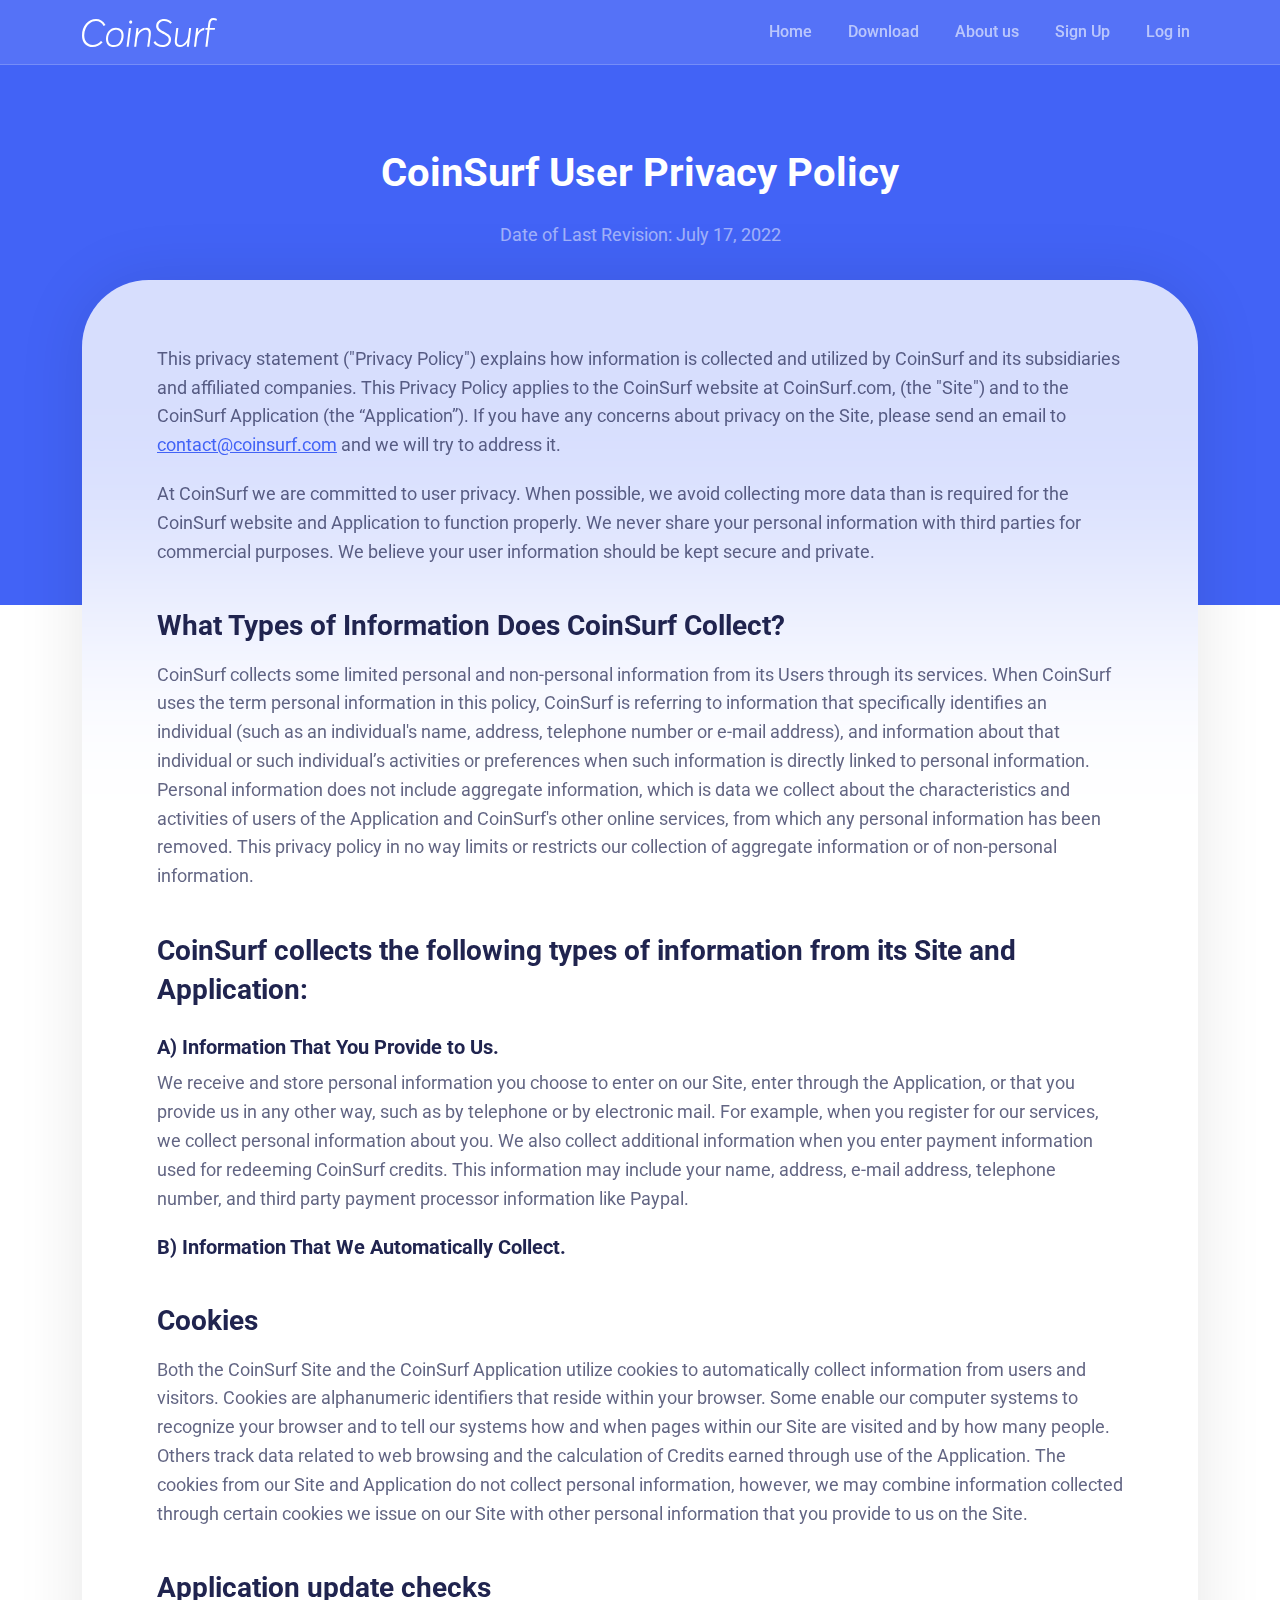
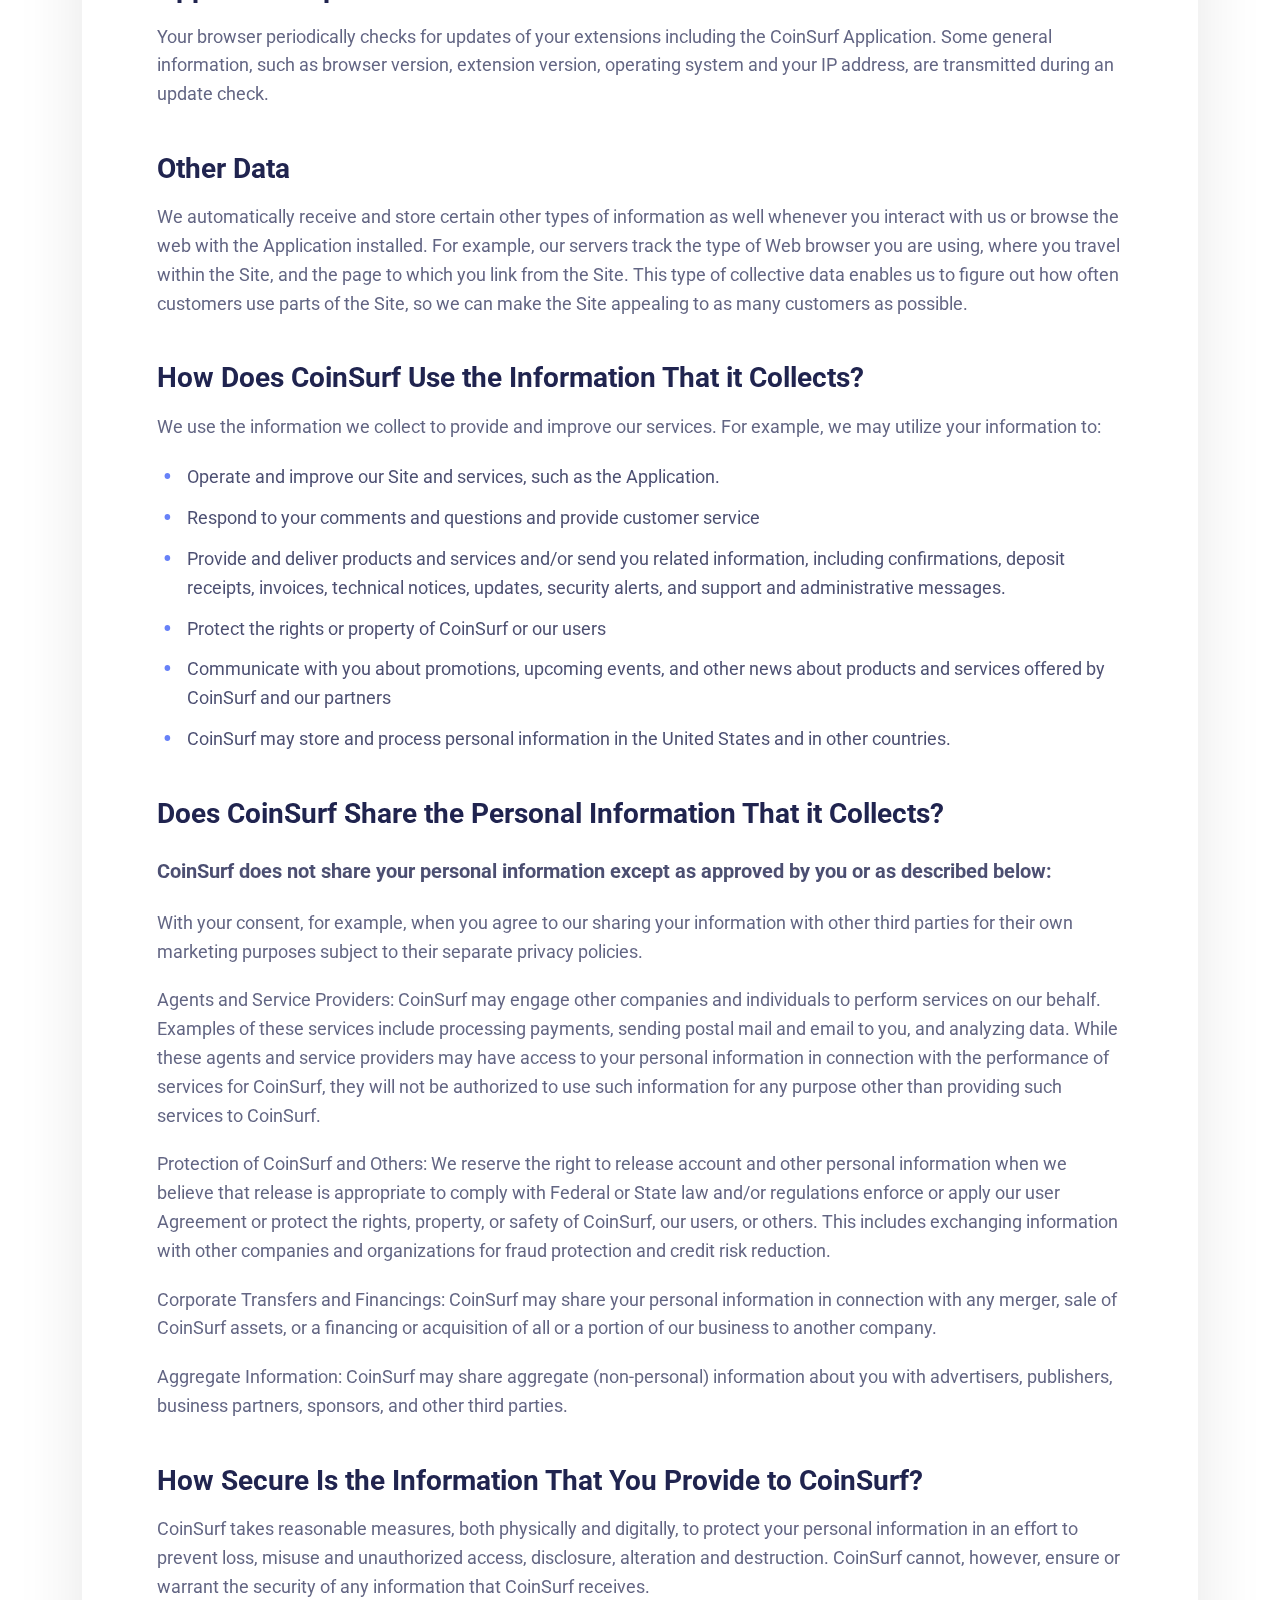
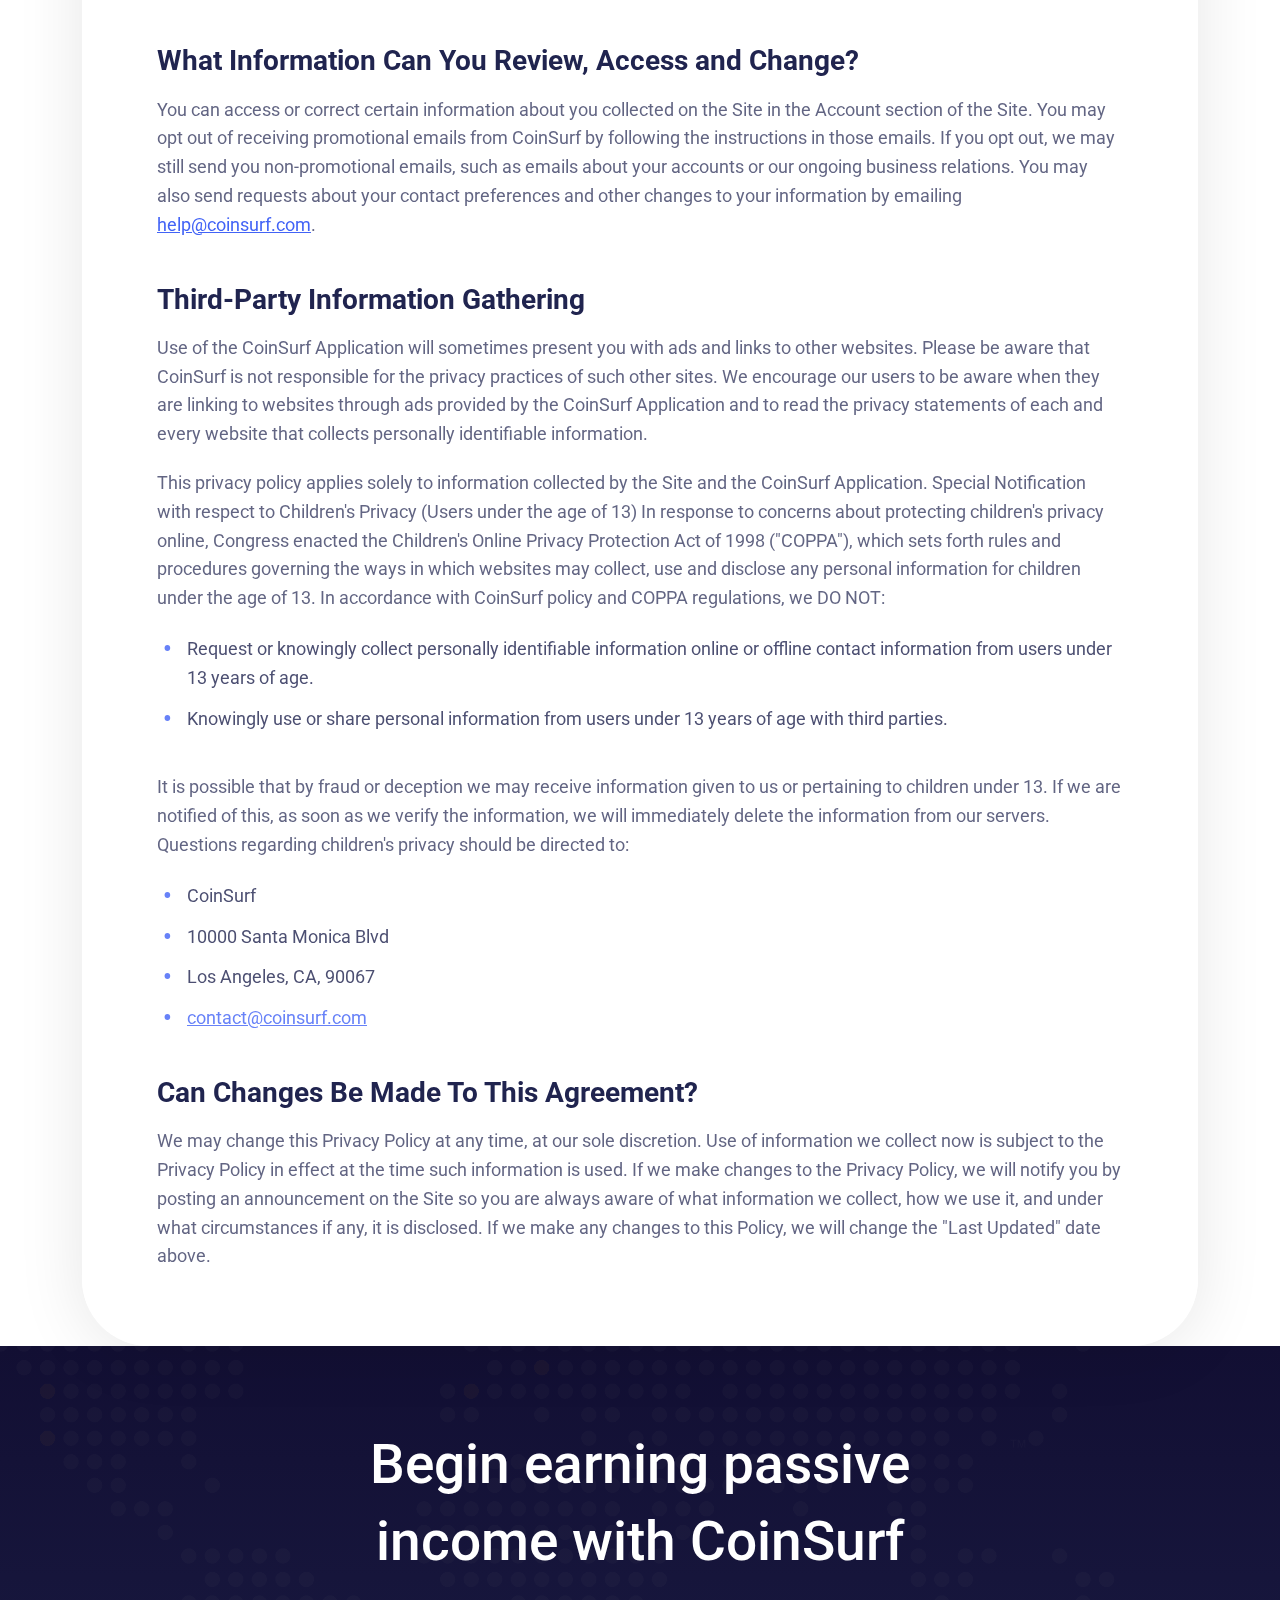
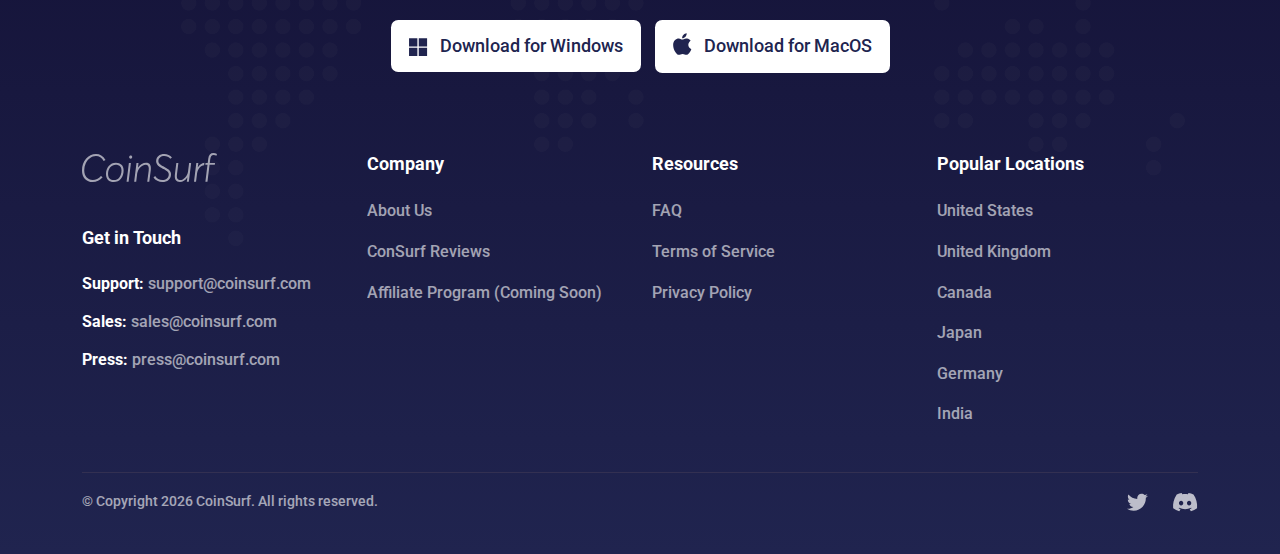
<file: pp.html>
<!DOCTYPE html>
<html lang="en">
  <head>
    <meta charset="UTF-8" />
    <meta http-equiv="X-UA-Compatible" content="IE=edge" />
    <meta name="viewport" content="width=device-width, initial-scale=1.0" />
    <title>CoinSurf | Privacy Policy</title>

    <!-- Favicon -->
    <link rel="apple-touch-icon" sizes="180x180" href="favicon/apple-touch-icon.png" />
    <link rel="icon" type="image/png" sizes="32x32" href="favicon/favicon-32x32.png" />
    <link rel="icon" type="image/png" sizes="16x16" href="favicon/favicon-16x16.png" />
    <link rel="manifest" href="favicon/site.webmanifest" />
    <link rel="mask-icon" href="favicon/safari-pinned-tab.svg" color="#5bbad5" />
    <meta name="msapplication-TileColor" content="#da532c" />
    <meta name="theme-color" content="#ffffff" />

    <!-- Google Fonts -->
    <link rel="preconnect" href="https://fonts.googleapis.com" />
    <link rel="preconnect" href="https://fonts.gstatic.com" crossorigin />
    <link href="https://fonts.googleapis.com/css2?family=Roboto:wght@400;500;700&display=swap" rel="stylesheet" />

    <!-- CSS only -->
    <link rel="stylesheet" href="css/bootstrap.min.css" />
    <link rel="stylesheet" href="css/pp.css" />

    <!-- Global site tag (gtag.js) - Google Analytics -->
    <script async src="https://www.googletagmanager.com/gtag/js?id=G-V6ZQ5G9GBY"></script>
    <script>
      window.dataLayer = window.dataLayer || [];
      function gtag() {
        dataLayer.push(arguments);
      }
      gtag("js", new Date());
      gtag("config", "G-V6ZQ5G9GBY");
    </script>
  </head>
  <body>
    <div class="bg-main-color">
      <!-- Start Header -->
      <header class="header-pb">
        <nav class="navbar navbar-expand-lg">
          <div class="container">
            <a href="/">
              <svg width="135" height="29" viewBox="0 0 135 29" fill="none" xmlns="http://www.w3.org/2000/svg">
                <path d="M20.6334 24.374C19.3568 25.7735 17.8458 26.9008 16.1003 27.756C14.3548 28.5853 12.5442 29 10.6684 29C7.46397 29 4.8848 27.9763 2.93088 25.929C0.976959 23.8557 0 21.0049 0 17.3767C0 12.9191 1.32866 9.08356 3.98599 5.86997C6.64332 2.63047 9.99104 1.01072 14.0291 1.01072C17.9109 1.01072 21.0763 2.96738 23.5252 6.8807L21.6494 8.12467C19.7215 4.75559 17.1684 3.07105 13.9901 3.07105C11.7235 3.07105 9.67841 3.75782 7.85475 5.13137C6.03109 6.479 4.6373 8.24129 3.67337 10.4182C2.70943 12.5693 2.22747 14.8758 2.22747 17.3378C2.22747 20.2922 2.98298 22.6376 4.49401 24.374C6.03109 26.0844 8.1283 26.9397 10.7856 26.9397C12.2185 26.9397 13.6644 26.6028 15.1233 25.929C16.5823 25.2292 17.8718 24.2574 18.9921 23.0134L20.6334 24.374Z" fill="white" />
                <path d="M33.913 9.75737C36.2577 9.75737 38.1205 10.4312 39.5012 11.7788C40.908 13.1265 41.6115 15.0183 41.6115 17.4544C41.6115 20.7458 40.7127 23.4928 38.915 25.6957C37.1174 27.8986 34.7206 29 31.7246 29C29.3539 29 27.4651 28.3132 26.0583 26.9397C24.6775 25.5402 23.9871 23.5965 23.9871 21.1086C23.9871 17.9727 24.8989 15.3034 26.7226 13.1005C28.5463 10.8718 30.9431 9.75737 33.913 9.75737ZM33.8349 11.6622C31.5944 11.6622 29.7316 12.5563 28.2467 14.3445C26.7877 16.1327 26.0583 18.3226 26.0583 20.9142C26.0583 22.832 26.5663 24.3481 27.5823 25.4625C28.6244 26.5509 30.0182 27.0952 31.7637 27.0952C34.0303 27.0952 35.88 26.2011 37.3128 24.4129C38.7718 22.6247 39.5012 20.3441 39.5012 17.571C39.5012 15.6273 38.9802 14.1631 37.9381 13.1783C36.896 12.1676 35.5283 11.6622 33.8349 11.6622Z" fill="white" />
                <path d="M47.5844 3.07105C47.897 2.76005 48.2747 2.60456 48.7176 2.60456C49.1605 2.60456 49.5252 2.7471 49.8118 3.03217C50.0984 3.31725 50.2417 3.68007 50.2417 4.12064C50.2417 4.56122 50.0854 4.937 49.7727 5.24799C49.4862 5.55898 49.1084 5.71448 48.6395 5.71448C48.2226 5.71448 47.8709 5.57194 47.5844 5.28686C47.2978 5.00179 47.1545 4.63896 47.1545 4.19839C47.1545 3.7319 47.2978 3.35612 47.5844 3.07105ZM46.8809 9.95174H48.913L46.6074 28.8056H44.5753L46.8809 9.95174Z" fill="white" />
                <path d="M64.0544 9.75737C67.8841 9.75737 69.4472 12.3231 68.7438 17.4544L67.2588 28.8056H65.2267L66.7117 17.571C67.2327 13.6318 66.1776 11.6622 63.5464 11.6622C61.8269 11.6622 60.1205 12.5174 58.4271 14.2279C56.7337 15.9383 55.6656 17.9857 55.2227 20.37L54.2066 28.8056H52.1746L54.4802 9.95174H56.5123L55.9652 14.5777H56.0042C57.0463 13.0746 58.2838 11.8954 59.7167 11.0402C61.1496 10.185 62.5955 9.75737 64.0544 9.75737Z" fill="white" />
                <path d="M81.7889 13.6059C81.9453 13.6836 82.1797 13.8132 82.4924 13.9946C83.4042 14.487 84.0816 14.8758 84.5244 15.1609C84.9673 15.42 85.5274 15.7958 86.2048 16.2882C86.9082 16.7806 87.4162 17.2341 87.7289 17.6488C88.0675 18.0634 88.3671 18.5818 88.6277 19.2038C88.8882 19.8257 89.0184 20.4736 89.0184 21.1475C89.0184 23.5576 88.1978 25.4754 86.5565 26.9008C84.9413 28.3003 82.8571 29 80.304 29C78.5585 29 76.8911 28.6113 75.3019 27.8338C73.7128 27.0563 72.4362 25.9549 71.4723 24.5295L73.1526 23.0134C73.9603 24.3092 74.9893 25.294 76.2398 25.9678C77.4903 26.6157 78.819 26.9397 80.2258 26.9397C82.1276 26.9397 83.6908 26.4343 84.9152 25.4236C86.1397 24.387 86.7519 23.0393 86.7519 21.3807C86.7519 20.7846 86.6216 20.2404 86.3611 19.748C86.1006 19.2297 85.6968 18.7632 85.1497 18.3485C84.6286 17.908 84.0946 17.5192 83.5475 17.1823C83.0004 16.8454 82.31 16.4567 81.4763 16.0161C81.1898 15.8606 80.9683 15.744 80.812 15.6662C79.822 15.122 79.1577 14.7592 78.819 14.5777C78.5064 14.3704 77.9462 13.9817 77.1386 13.4115C76.3571 12.8414 75.81 12.349 75.4973 11.9343C75.1847 11.5197 74.8721 10.9884 74.5595 10.3405C74.2729 9.66667 74.1296 8.95398 74.1296 8.20241C74.1296 6.05139 74.8981 4.31501 76.4352 2.9933C77.9983 1.67158 80.0044 1.01072 82.4533 1.01072C83.8601 1.01072 85.2279 1.30876 86.5565 1.90483C87.9112 2.50089 89.0445 3.33021 89.9563 4.39276L88.315 5.86997C86.804 4.00402 84.798 3.07105 82.297 3.07105C80.6036 3.07105 79.1837 3.52458 78.0374 4.43164C76.9172 5.3387 76.3701 6.50492 76.3961 7.9303C76.3961 8.5782 76.5134 9.17426 76.7478 9.7185C77.0084 10.2368 77.4512 10.7422 78.0765 11.2346C78.7018 11.727 79.2228 12.1157 79.6396 12.4008C80.0825 12.66 80.799 13.0617 81.7889 13.6059Z" fill="white" />
                <path d="M107.107 9.95174H109.139L106.833 28.8056H104.801L105.348 24.4129H105.231C104.319 25.8123 103.225 26.9267 101.948 27.756C100.672 28.5853 99.343 29 97.9622 29C93.9762 29 92.2959 26.4473 92.9211 21.3418L94.3279 9.95174H96.36L94.9923 21.2252C94.7057 23.4021 94.862 24.9312 95.4612 25.8123C96.0865 26.6676 97.0764 27.0952 98.4312 27.0952C100.046 27.0952 101.623 26.2399 103.16 24.5295C104.723 22.819 105.687 20.7976 106.051 18.4651L107.107 9.95174Z" fill="white" />
                <path d="M115.909 14.3056C117.55 11.7659 119.725 10.2498 122.435 9.75737L122.122 12.1676C120.325 12.349 118.787 13.1783 117.511 14.6555C116.26 16.1068 115.453 17.9727 115.088 20.2534L114.033 28.8056H112.001L114.306 9.95174H116.339L115.791 14.3056H115.909Z" fill="white" />
                <path d="M134.414 2.8378C133.632 2.21582 132.668 1.90483 131.522 1.90483C129.672 1.90483 128.578 3.31725 128.239 6.14209L127.771 9.95174H133.007L132.812 11.7399H127.536L125.465 28.8056H123.394L125.504 11.7399H123.316L123.511 9.95174H125.738L126.246 5.71448C126.689 1.90483 128.383 0 131.327 0C132.76 0 133.984 0.336908 135 1.01072L134.414 2.8378Z" fill="white" />
              </svg>
            </a>
            <div class="collapse navbar-collapse" id="navbarSupportedContent">
              <ul class="navbar-nav ms-auto mb-2 mb-lg-0">
                <li class="nav-item">
                  <a class="nav-link" aria-current="page" href="/">Home</a>
                </li>
                <li class="nav-item">
                  <a class="nav-link" href="/download.html">Download</a>
                </li>
                <li class="nav-item">
                  <a class="nav-link about-us-link" href="/about-us.html">About us</a>
                </li>
                <li class="nav-item">
                  <a class="nav-link signup-link" href="/signup-windows.html">Sign Up</a>
                </li>
                <li class="nav-item">
                  <a class="nav-link login-link" href="/login.html">Log in</a>
                </li>
              </ul>
            </div>
            <div class="d-flex align-items-center">
              <button class="menu-toggle m-2 d-lg-none" type="button" data-bs-toggle="collapse" data-bs-target="#navbarSupportedContent" aria-controls="navbarSupportedContent" aria-expanded="false" aria-label="Toggle navigation"></button>
            </div>
          </div>
        </nav>
      </header>
      <!-- End Header -->
    </div>

    <!-- Start Privacy Policy -->
    <div class="pp">
      <div class="container">
        <h1 class="title text-center text-white">CoinSurf User Privacy Policy</h1>
        <p class="text-center text-white">Date of Last Revision: July 17, 2022</p>
        <div class="pp-content">
          <div class="topic">
            <p>This privacy statement ("Privacy Policy") explains how information is collected and utilized by CoinSurf and its subsidiaries and affiliated companies. This Privacy Policy applies to the CoinSurf website at CoinSurf.com, (the "Site") and to the CoinSurf Application (the “Application”). If you have any concerns about privacy on the Site, please send an email to <a href="mailto:contact@coinsurf.com" class="coin-link">contact@coinsurf.com</a> and we will try to address it.</p>
            <p>At CoinSurf we are committed to user privacy. When possible, we avoid collecting more data than is required for the CoinSurf website and Application to function properly. We never share your personal information with third parties for commercial purposes. We believe your user information should be kept secure and private.</p>
          </div>

          <div class="topic">
            <h3 class="font-weight-bold">What Types of Information Does CoinSurf Collect?</h3>
            <p>CoinSurf collects some limited personal and non-personal information from its Users through its services. When CoinSurf uses the term personal information in this policy, CoinSurf is referring to information that specifically identifies an individual (such as an individual's name, address, telephone number or e-mail address), and information about that individual or such individual’s activities or preferences when such information is directly linked to personal information. Personal information does not include aggregate information, which is data we collect about the characteristics and activities of users of the Application and CoinSurf's other online services, from which any personal information has been removed. This privacy policy in no way limits or restricts our collection of aggregate information or of non-personal information.</p>
          </div>

          <div class="topic">
            <h3 class="font-weight-bold">CoinSurf collects the following types of information from its Site and Application:</h3>
            <h5 class="mt-4">A) Information That You Provide to Us.</h5>
            <p>We receive and store personal information you choose to enter on our Site, enter through the Application, or that you provide us in any other way, such as by telephone or by electronic mail. For example, when you register for our services, we collect personal information about you. We also collect additional information when you enter payment information used for redeeming CoinSurf credits. This information may include your name, address, e-mail address, telephone number, and third party payment processor information like Paypal.</p>
            <h5>B) Information That We Automatically Collect.</h5>
          </div>

          <div class="topic">
            <h3 class="font-weight-bold">Cookies</h3>
            <p>Both the CoinSurf Site and the CoinSurf Application utilize cookies to automatically collect information from users and visitors. Cookies are alphanumeric identifiers that reside within your browser. Some enable our computer systems to recognize your browser and to tell our systems how and when pages within our Site are visited and by how many people. Others track data related to web browsing and the calculation of Credits earned through use of the Application. The cookies from our Site and Application do not collect personal information, however, we may combine information collected through certain cookies we issue on our Site with other personal information that you provide to us on the Site.</p>
          </div>

          <div class="topic">
            <h3 class="font-weight-bold">Application update checks</h3>
            <p>Your browser periodically checks for updates of your extensions including the CoinSurf Application. Some general information, such as browser version, extension version, operating system and your IP address, are transmitted during an update check.</p>
          </div>

          <div class="topic">
            <h3 class="font-weight-bold">Other Data</h3>
            <p>We automatically receive and store certain other types of information as well whenever you interact with us or browse the web with the Application installed. For example, our servers track the type of Web browser you are using, where you travel within the Site, and the page to which you link from the Site. This type of collective data enables us to figure out how often customers use parts of the Site, so we can make the Site appealing to as many customers as possible.</p>
          </div>

          <div class="topic">
            <h3 class="font-weight-bold">How Does CoinSurf Use the Information That it Collects?</h3>
            <p>We use the information we collect to provide and improve our services. For example, we may utilize your information to:</p>
            <ul>
              <li>Operate and improve our Site and services, such as the Application.</li>
              <li>Respond to your comments and questions and provide customer service</li>
              <li>Provide and deliver products and services and/or send you related information, including confirmations, deposit receipts, invoices, technical notices, updates, security alerts, and support and administrative messages.</li>
              <li>Protect the rights or property of CoinSurf or our users</li>
              <li>Communicate with you about promotions, upcoming events, and other news about products and services offered by CoinSurf and our partners</li>
              <li>CoinSurf may store and process personal information in the United States and in other countries.</li>
            </ul>
          </div>

          <div class="topic">
            <h3 class="font-weight-bold">Does CoinSurf Share the Personal Information That it Collects?</h3>
            <h5 class="my-4" style="opacity: .8;">CoinSurf does not share your personal information except as approved by you or as described below:</h5>
            <p>With your consent, for example, when you agree to our sharing your information with other third parties for their own marketing purposes subject to their separate privacy policies.</p>
            <p>Agents and Service Providers: CoinSurf may engage other companies and individuals to perform services on our behalf. Examples of these services include processing payments, sending postal mail and email to you, and analyzing data. While these agents and service providers may have access to your personal information in connection with the performance of services for CoinSurf, they will not be authorized to use such information for any purpose other than providing such services to CoinSurf.</p>
            <p>Protection of CoinSurf and Others: We reserve the right to release account and other personal information when we believe that release is appropriate to comply with Federal or State law and/or regulations enforce or apply our user Agreement or protect the rights, property, or safety of CoinSurf, our users, or others. This includes exchanging information with other companies and organizations for fraud protection and credit risk reduction.</p>
            <p>Corporate Transfers and Financings: CoinSurf may share your personal information in connection with any merger, sale of CoinSurf assets, or a financing or acquisition of all or a portion of our business to another company.</p>
            <p>Aggregate Information: CoinSurf may share aggregate (non-personal) information about you with advertisers, publishers, business partners, sponsors, and other third parties.</p>
          </div>

          <div class="topic">
            <h3 class="font-weight-bold">How Secure Is the Information That You Provide to CoinSurf?</h3>
            <p>CoinSurf takes reasonable measures, both physically and digitally, to protect your personal information in an effort to prevent loss, misuse and unauthorized access, disclosure, alteration and destruction. CoinSurf cannot, however, ensure or warrant the security of any information that CoinSurf receives.</p>
          </div>

          <div class="topic">
            <h3 class="font-weight-bold">What Information Can You Review, Access and Change?</h3>
            <p>You can access or correct certain information about you collected on the Site in the Account section of the Site. You may opt out of receiving promotional emails from CoinSurf by following the instructions in those emails. If you opt out, we may still send you non-promotional emails, such as emails about your accounts or our ongoing business relations. You may also send requests about your contact preferences and other changes to your information by emailing <a href="mailto:help@coinsurf.com" class="coin-link">help@coinsurf.com</a>.</p>
          </div>

          <div class="topic">
            <h3 class="font-weight-bold">Third-Party Information Gathering</h3>
            <p>Use of the CoinSurf Application will sometimes present you with ads and links to other websites. Please be aware that CoinSurf is not responsible for the privacy practices of such other sites. We encourage our users to be aware when they are linking to websites through ads provided by the CoinSurf Application and to read the privacy statements of each and every website that collects personally identifiable information.</p>
            <p>This privacy policy applies solely to information collected by the Site and the CoinSurf Application. Special Notification with respect to Children's Privacy (Users under the age of 13) In response to concerns about protecting children's privacy online, Congress enacted the Children's Online Privacy Protection Act of 1998 ("COPPA"), which sets forth rules and procedures governing the ways in which websites may collect, use and disclose any personal information for children under the age of 13. In accordance with CoinSurf policy and COPPA regulations, we DO NOT:</p>
            <ul>
              <li>Request or knowingly collect personally identifiable information online or offline contact information from users under 13 years of age.</li>
              <li>Knowingly use or share personal information from users under 13 years of age with third parties.</li>
            </ul>
          </div>

          <div class="topic">
            <p>It is possible that by fraud or deception we may receive information given to us or pertaining to children under 13. If we are notified of this, as soon as we verify the information, we will immediately delete the information from our servers. Questions regarding children's privacy should be directed to:</p>
            <ul>
              <li>CoinSurf</li>
              <li>10000 Santa Monica Blvd</li>

              <li>Los Angeles, CA, 90067</li>
              <li><a class="coin-link" href="mailto:contact@coinsurf.com">contact@coinsurf.com</a></li>
            </ul>
          </div>

          <div class="topic mb-0">
            <h3 class="font-weight-bold">Can Changes Be Made To This Agreement?</h3>
            <p>We may change this Privacy Policy at any time, at our sole discretion. Use of information we collect now is subject to the Privacy Policy in effect at the time such information is used. If we make changes to the Privacy Policy, we will notify you by posting an announcement on the Site so you are always aware of what information we collect, how we use it, and under what circumstances if any, it is disclosed. If we make any changes to this Policy, we will change the "Last Updated" date above.</p>
          </div>
        </div>
      </div>
    </div>
    <!-- End Privacy Policy -->

    <!-- Footer -->
    <footer>
      <div class="container">
        <div class="row">
          <div class="col-md-10 col-lg-7 m-auto">
            <h2 class="section-title footer-title text-center">Begin earning passive income with CoinSurf</h2>
            <div class="btns text-center">
              <a href="/CoinSurf-Setup.exe" download>
                <svg class="me-2" width="19" height="19" viewBox="0 0 19 19" fill="none" xmlns="http://www.w3.org/2000/svg">
                  <path fill-rule="evenodd" clip-rule="evenodd" d="M8.37122 0.137939H0.043457V8.4138H8.37122V0.137939ZM18.0869 0.137939H9.75918V8.4138H18.0869V0.137939ZM9.75918 9.79311H18.0869V18.069H9.75918V9.79311ZM8.37122 9.79311H0.043457V18.069H8.37122V9.79311Z" fill="#20244F" />
                </svg>

                <span>Download for Windows</span>
              </a>
              <a href="/CoinSurf-Setup.dmg" download>
                <svg class="me-2" style="position: relative; top: -3px" width="19" height="22" viewBox="0 0 19 22" fill="none" xmlns="http://www.w3.org/2000/svg">
                  <path fill-rule="evenodd" clip-rule="evenodd" d="M13.687 0.777266C13.687 1.87906 13.1965 2.98085 12.5032 3.77492C11.7675 4.65506 10.4945 5.30925 9.48231 5.30925C9.36638 5.30925 9.25045 5.29419 9.17911 5.28128C9.16573 5.22748 9.13675 5.05963 9.13675 4.89177C9.13675 3.77492 9.72978 2.67313 10.3652 1.9759C11.1744 1.06993 12.5166 0.385613 13.6447 0.344727C13.6736 0.469539 13.687 0.624479 13.687 0.777266ZM17.6645 7.71692C17.6922 7.69937 17.7112 7.68733 17.7201 7.68069C16.2174 5.60191 13.9345 5.54596 13.2991 5.54596C12.3271 5.54596 11.4569 5.87873 10.7257 6.15838C10.1957 6.36107 9.73865 6.53586 9.36861 6.53586C8.95959 6.53586 8.49132 6.35333 7.9688 6.14967C7.30936 5.89263 6.56351 5.60191 5.74132 5.60191C2.96791 5.60191 0.149902 7.82056 0.149902 12.0039C0.149902 14.6121 1.19105 17.3601 2.47966 19.129C3.59215 20.6354 4.55972 21.862 5.94643 21.862C6.60394 21.862 7.08603 21.6646 7.59303 21.457C8.1553 21.2268 8.74822 20.984 9.64506 20.984C10.5515 20.984 11.0931 21.212 11.6153 21.4319C12.1013 21.6365 12.5705 21.834 13.3013 21.834C14.8173 21.834 15.8139 20.5105 16.7681 19.185C17.8382 17.6786 18.2863 16.2002 18.2997 16.1314C18.2128 16.1034 15.3078 14.9736 15.3078 11.7801C15.3078 9.20865 17.2882 7.95509 17.6645 7.71692Z" fill="#20244F" />
                </svg>
                <span>Download for MacOS</span>
              </a>
            </div>
          </div>
        </div>
        <div class="row">
          <div class="col-md-6 col-lg-3">
            <div class="footer-col">
              <a href="/" class="footer-logo d-block">
                <svg width="135" height="29" viewBox="0 0 135 29" fill="none" xmlns="http://www.w3.org/2000/svg">
                  <path d="M20.6334 24.374C19.3568 25.7735 17.8458 26.9008 16.1003 27.756C14.3548 28.5853 12.5442 29 10.6684 29C7.46397 29 4.8848 27.9763 2.93088 25.929C0.976959 23.8557 0 21.0049 0 17.3767C0 12.9191 1.32866 9.08356 3.98599 5.86997C6.64332 2.63047 9.99104 1.01072 14.0291 1.01072C17.9109 1.01072 21.0763 2.96738 23.5252 6.8807L21.6494 8.12467C19.7215 4.75559 17.1684 3.07105 13.9901 3.07105C11.7235 3.07105 9.67841 3.75782 7.85475 5.13137C6.03109 6.479 4.6373 8.24129 3.67337 10.4182C2.70943 12.5693 2.22747 14.8758 2.22747 17.3378C2.22747 20.2922 2.98298 22.6376 4.49401 24.374C6.03109 26.0844 8.1283 26.9397 10.7856 26.9397C12.2185 26.9397 13.6644 26.6028 15.1233 25.929C16.5823 25.2292 17.8718 24.2574 18.9921 23.0134L20.6334 24.374Z" fill="white" />
                  <path d="M33.913 9.75737C36.2577 9.75737 38.1205 10.4312 39.5012 11.7788C40.908 13.1265 41.6115 15.0183 41.6115 17.4544C41.6115 20.7458 40.7127 23.4928 38.915 25.6957C37.1174 27.8986 34.7206 29 31.7246 29C29.3539 29 27.4651 28.3132 26.0583 26.9397C24.6775 25.5402 23.9871 23.5965 23.9871 21.1086C23.9871 17.9727 24.8989 15.3034 26.7226 13.1005C28.5463 10.8718 30.9431 9.75737 33.913 9.75737ZM33.8349 11.6622C31.5944 11.6622 29.7316 12.5563 28.2467 14.3445C26.7877 16.1327 26.0583 18.3226 26.0583 20.9142C26.0583 22.832 26.5663 24.3481 27.5823 25.4625C28.6244 26.5509 30.0182 27.0952 31.7637 27.0952C34.0303 27.0952 35.88 26.2011 37.3128 24.4129C38.7718 22.6247 39.5012 20.3441 39.5012 17.571C39.5012 15.6273 38.9802 14.1631 37.9381 13.1783C36.896 12.1676 35.5283 11.6622 33.8349 11.6622Z" fill="white" />
                  <path d="M47.5844 3.07105C47.897 2.76005 48.2747 2.60456 48.7176 2.60456C49.1605 2.60456 49.5252 2.7471 49.8118 3.03217C50.0984 3.31725 50.2417 3.68007 50.2417 4.12064C50.2417 4.56122 50.0854 4.937 49.7727 5.24799C49.4862 5.55898 49.1084 5.71448 48.6395 5.71448C48.2226 5.71448 47.8709 5.57194 47.5844 5.28686C47.2978 5.00179 47.1545 4.63896 47.1545 4.19839C47.1545 3.7319 47.2978 3.35612 47.5844 3.07105ZM46.8809 9.95174H48.913L46.6074 28.8056H44.5753L46.8809 9.95174Z" fill="white" />
                  <path d="M64.0544 9.75737C67.8841 9.75737 69.4472 12.3231 68.7438 17.4544L67.2588 28.8056H65.2267L66.7117 17.571C67.2327 13.6318 66.1776 11.6622 63.5464 11.6622C61.8269 11.6622 60.1205 12.5174 58.4271 14.2279C56.7337 15.9383 55.6656 17.9857 55.2227 20.37L54.2066 28.8056H52.1746L54.4802 9.95174H56.5123L55.9652 14.5777H56.0042C57.0463 13.0746 58.2838 11.8954 59.7167 11.0402C61.1496 10.185 62.5955 9.75737 64.0544 9.75737Z" fill="white" />
                  <path d="M81.7889 13.6059C81.9453 13.6836 82.1797 13.8132 82.4924 13.9946C83.4042 14.487 84.0816 14.8758 84.5244 15.1609C84.9673 15.42 85.5274 15.7958 86.2048 16.2882C86.9082 16.7806 87.4162 17.2341 87.7289 17.6488C88.0675 18.0634 88.3671 18.5818 88.6277 19.2038C88.8882 19.8257 89.0184 20.4736 89.0184 21.1475C89.0184 23.5576 88.1978 25.4754 86.5565 26.9008C84.9413 28.3003 82.8571 29 80.304 29C78.5585 29 76.8911 28.6113 75.3019 27.8338C73.7128 27.0563 72.4362 25.9549 71.4723 24.5295L73.1526 23.0134C73.9603 24.3092 74.9893 25.294 76.2398 25.9678C77.4903 26.6157 78.819 26.9397 80.2258 26.9397C82.1276 26.9397 83.6908 26.4343 84.9152 25.4236C86.1397 24.387 86.7519 23.0393 86.7519 21.3807C86.7519 20.7846 86.6216 20.2404 86.3611 19.748C86.1006 19.2297 85.6968 18.7632 85.1497 18.3485C84.6286 17.908 84.0946 17.5192 83.5475 17.1823C83.0004 16.8454 82.31 16.4567 81.4763 16.0161C81.1898 15.8606 80.9683 15.744 80.812 15.6662C79.822 15.122 79.1577 14.7592 78.819 14.5777C78.5064 14.3704 77.9462 13.9817 77.1386 13.4115C76.3571 12.8414 75.81 12.349 75.4973 11.9343C75.1847 11.5197 74.8721 10.9884 74.5595 10.3405C74.2729 9.66667 74.1296 8.95398 74.1296 8.20241C74.1296 6.05139 74.8981 4.31501 76.4352 2.9933C77.9983 1.67158 80.0044 1.01072 82.4533 1.01072C83.8601 1.01072 85.2279 1.30876 86.5565 1.90483C87.9112 2.50089 89.0445 3.33021 89.9563 4.39276L88.315 5.86997C86.804 4.00402 84.798 3.07105 82.297 3.07105C80.6036 3.07105 79.1837 3.52458 78.0374 4.43164C76.9172 5.3387 76.3701 6.50492 76.3961 7.9303C76.3961 8.5782 76.5134 9.17426 76.7478 9.7185C77.0084 10.2368 77.4512 10.7422 78.0765 11.2346C78.7018 11.727 79.2228 12.1157 79.6396 12.4008C80.0825 12.66 80.799 13.0617 81.7889 13.6059Z" fill="white" />
                  <path d="M107.107 9.95174H109.139L106.833 28.8056H104.801L105.348 24.4129H105.231C104.319 25.8123 103.225 26.9267 101.948 27.756C100.672 28.5853 99.343 29 97.9622 29C93.9762 29 92.2959 26.4473 92.9211 21.3418L94.3279 9.95174H96.36L94.9923 21.2252C94.7057 23.4021 94.862 24.9312 95.4612 25.8123C96.0865 26.6676 97.0764 27.0952 98.4312 27.0952C100.046 27.0952 101.623 26.2399 103.16 24.5295C104.723 22.819 105.687 20.7976 106.051 18.4651L107.107 9.95174Z" fill="white" />
                  <path d="M115.909 14.3056C117.55 11.7659 119.725 10.2498 122.435 9.75737L122.122 12.1676C120.325 12.349 118.787 13.1783 117.511 14.6555C116.26 16.1068 115.453 17.9727 115.088 20.2534L114.033 28.8056H112.001L114.306 9.95174H116.339L115.791 14.3056H115.909Z" fill="white" />
                  <path d="M134.414 2.8378C133.632 2.21582 132.668 1.90483 131.522 1.90483C129.672 1.90483 128.578 3.31725 128.239 6.14209L127.771 9.95174H133.007L132.812 11.7399H127.536L125.465 28.8056H123.394L125.504 11.7399H123.316L123.511 9.95174H125.738L126.246 5.71448C126.689 1.90483 128.383 0 131.327 0C132.76 0 133.984 0.336908 135 1.01072L134.414 2.8378Z" fill="white" />
                </svg>
              </a>
              <h5>Get in Touch</h5>
              <div class="general-info">
                <p><strong>Support:</strong> <a href="mailto:support@coinsurf.com">support@coinsurf.com</a></p>
                <p><strong>Sales:</strong> <a href="mailto:sales@coinsurf.com">sales@coinsurf.com</a></p>
                <p><strong>Press:</strong> <a href="mailto:press@coinsurf.com">press@coinsurf.com</a></p>
              </div>
            </div>
          </div>
          <div class="col-md-6 col-lg-3">
            <div class="footer-col">
              <h5>Company</h5>
              <ul class="links-list">
                <li><a href="about-us.html">About Us</a></li>
                <li><a href="#">ConSurf Reviews</a></li>
                <li><a href="#">Affiliate Program (Coming Soon)</a></li>
              </ul>
            </div>
          </div>
          <div class="col-md-6 col-lg-3">
            <div class="footer-col">
              <h5>Resources</h5>
              <ul>
                <li><a href="faq.html">FAQ</a></li>
                <li><a href="tos.html">Terms of Service</a></li>
                <li><a href="pp.html">Privacy Policy</a></li>
              </ul>
            </div>
          </div>
          <div class="col-md-6 col-lg-3">
            <div class="footer-col fourth-col">
              <div class="top-col">
                <h5>Popular Locations</h5>
                <ul class="links-list">
                  <li><a href="#">United States</a></li>
                  <li><a href="#">United Kingdom</a></li>
                  <li><a href="#">Canada</a></li>
                  <li><a href="#">Japan</a></li>
                  <li><a href="#">Germany</a></li>
                  <li><a href="#">India</a></li>
                </ul>
              </div>
            </div>
          </div>
        </div>
        <div class="copyright d-flex flex-column-reverse flex-md-row align-items-center justify-content-between">
          <p>&copy; Copyright <span id="year-now"></span> CoinSurf. All rights reserved.</p>

          <ul class="social-icons mb-4 mb-md-0">
            <li>
              <a href="http://twitter.com/coinsurf_com" target="_blank">
                <img width="21" height="18" class="img-fluid" src="imgs/homepage/twitter.svg" alt="twitter" />
              </a>
            </li>
            <li>
              <a href="https://discord.gg/SxHGvnBg2U" target="_blank">
                <img width="26" height="20" class="img-fluid" src="imgs/homepage/discord.svg" alt="discord" />
              </a>
            </li>
          </ul>
        </div>
      </div>
    </footer>

    <script src="js/jquery-3.6.0.min.js"></script>
    <!-- JavaScript Bundle with Popper -->
    <script src="js/bootstrap.bundle.min.js"></script>
    <script src="js/main.js"></script>
  </body>
</html>
</file>
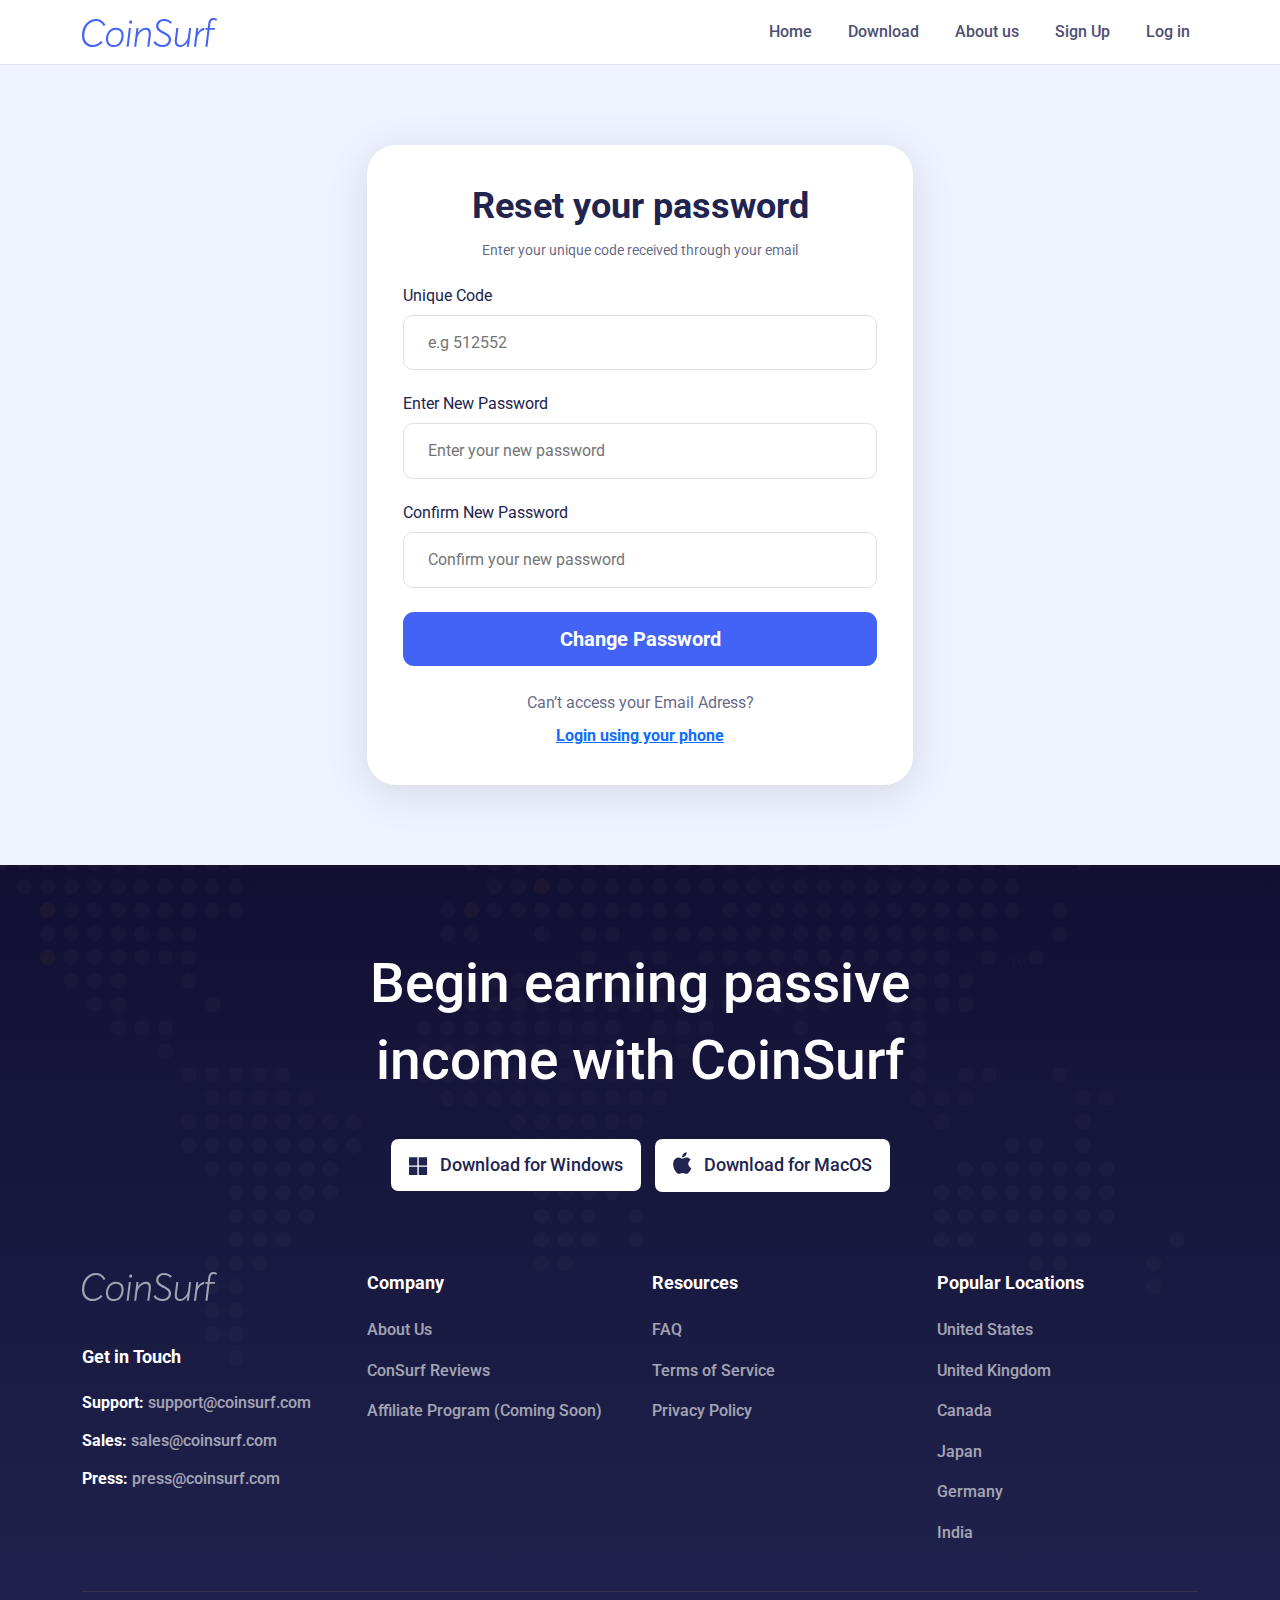
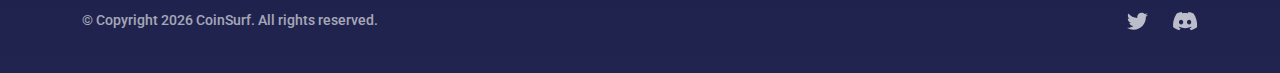
<file: reset-pwd.html>
<!DOCTYPE html>
<html lang="en">
  <head>
    <meta charset="UTF-8" />
    <meta http-equiv="X-UA-Compatible" content="IE=edge" />
    <meta name="viewport" content="width=device-width, initial-scale=1.0" />
    <title>CoinSurf | Reset Password</title>

    <!-- Favicon -->
    <link rel="apple-touch-icon" sizes="180x180" href="favicon/apple-touch-icon.png" />
    <link rel="icon" type="image/png" sizes="32x32" href="favicon/favicon-32x32.png" />
    <link rel="icon" type="image/png" sizes="16x16" href="favicon/favicon-16x16.png" />
    <link rel="manifest" href="favicon/site.webmanifest" />
    <link rel="mask-icon" href="favicon/safari-pinned-tab.svg" color="#5bbad5" />
    <meta name="msapplication-TileColor" content="#da532c" />
    <meta name="theme-color" content="#ffffff" />

    <!-- Google Fonts -->
    <link rel="preconnect" href="https://fonts.googleapis.com" />
    <link rel="preconnect" href="https://fonts.gstatic.com" crossorigin />
    <link href="https://fonts.googleapis.com/css2?family=Roboto:wght@400;500;700&display=swap" rel="stylesheet" />

    <!-- CSS only -->
    <link rel="stylesheet" href="css/bootstrap.min.css" />
    <link rel="stylesheet" href="css/reset-pwd.css" />

    <!-- Global site tag (gtag.js) - Google Analytics -->
    <script async src="https://www.googletagmanager.com/gtag/js?id=G-V6ZQ5G9GBY"></script>
    <script>
      window.dataLayer = window.dataLayer || [];
      function gtag() {
        dataLayer.push(arguments);
      }
      gtag("js", new Date());
      gtag("config", "G-V6ZQ5G9GBY");
    </script>
  </head>

  <body>
    <div class="bg-light-blue">
      <!-- Start Header -->
      <header class="header-white bg-white">
        <nav class="navbar navbar-expand-lg bg-white">
          <div class="container">
            <a href="/">
              <svg width="135" height="29" viewBox="0 0 135 29" fill="none" xmlns="http://www.w3.org/2000/svg">
                <path d="M20.6334 24.374C19.3568 25.7735 17.8458 26.9008 16.1003 27.756C14.3548 28.5853 12.5442 29 10.6684 29C7.46397 29 4.8848 27.9763 2.93088 25.929C0.976959 23.8557 0 21.0049 0 17.3767C0 12.9191 1.32866 9.08356 3.98599 5.86997C6.64332 2.63047 9.99104 1.01072 14.0291 1.01072C17.9109 1.01072 21.0763 2.96738 23.5252 6.8807L21.6494 8.12467C19.7215 4.75559 17.1684 3.07105 13.9901 3.07105C11.7235 3.07105 9.67841 3.75782 7.85475 5.13137C6.03109 6.479 4.6373 8.24129 3.67337 10.4182C2.70943 12.5693 2.22747 14.8758 2.22747 17.3378C2.22747 20.2922 2.98298 22.6376 4.49401 24.374C6.03109 26.0844 8.1283 26.9397 10.7856 26.9397C12.2185 26.9397 13.6644 26.6028 15.1233 25.929C16.5823 25.2292 17.8718 24.2574 18.9921 23.0134L20.6334 24.374Z" fill="#4263F6" />
                <path d="M33.913 9.75737C36.2577 9.75737 38.1205 10.4312 39.5012 11.7788C40.908 13.1265 41.6115 15.0183 41.6115 17.4544C41.6115 20.7458 40.7127 23.4928 38.915 25.6957C37.1174 27.8986 34.7206 29 31.7246 29C29.3539 29 27.4651 28.3132 26.0583 26.9397C24.6775 25.5402 23.9871 23.5965 23.9871 21.1086C23.9871 17.9727 24.8989 15.3034 26.7226 13.1005C28.5463 10.8718 30.9431 9.75737 33.913 9.75737ZM33.8349 11.6622C31.5944 11.6622 29.7316 12.5563 28.2467 14.3445C26.7877 16.1327 26.0583 18.3226 26.0583 20.9142C26.0583 22.832 26.5663 24.3481 27.5823 25.4625C28.6244 26.5509 30.0182 27.0952 31.7637 27.0952C34.0303 27.0952 35.88 26.2011 37.3128 24.4129C38.7718 22.6247 39.5012 20.3441 39.5012 17.571C39.5012 15.6273 38.9802 14.1631 37.9381 13.1783C36.896 12.1676 35.5283 11.6622 33.8349 11.6622Z" fill="#4263F6" />
                <path d="M47.5844 3.07105C47.897 2.76005 48.2747 2.60456 48.7176 2.60456C49.1605 2.60456 49.5252 2.7471 49.8118 3.03217C50.0984 3.31725 50.2417 3.68007 50.2417 4.12064C50.2417 4.56122 50.0854 4.937 49.7727 5.24799C49.4862 5.55898 49.1084 5.71448 48.6395 5.71448C48.2226 5.71448 47.8709 5.57194 47.5844 5.28686C47.2978 5.00179 47.1545 4.63896 47.1545 4.19839C47.1545 3.7319 47.2978 3.35612 47.5844 3.07105ZM46.8809 9.95174H48.913L46.6074 28.8056H44.5753L46.8809 9.95174Z" fill="#4263F6" />
                <path d="M64.0544 9.75737C67.8841 9.75737 69.4472 12.3231 68.7438 17.4544L67.2588 28.8056H65.2267L66.7117 17.571C67.2327 13.6318 66.1776 11.6622 63.5464 11.6622C61.8269 11.6622 60.1205 12.5174 58.4271 14.2279C56.7337 15.9383 55.6656 17.9857 55.2227 20.37L54.2066 28.8056H52.1746L54.4802 9.95174H56.5123L55.9652 14.5777H56.0042C57.0463 13.0746 58.2838 11.8954 59.7167 11.0402C61.1496 10.185 62.5955 9.75737 64.0544 9.75737Z" fill="#4263F6" />
                <path d="M81.7889 13.6059C81.9453 13.6836 82.1797 13.8132 82.4924 13.9946C83.4042 14.487 84.0816 14.8758 84.5244 15.1609C84.9673 15.42 85.5274 15.7958 86.2048 16.2882C86.9082 16.7806 87.4162 17.2341 87.7289 17.6488C88.0675 18.0634 88.3671 18.5818 88.6277 19.2038C88.8882 19.8257 89.0184 20.4736 89.0184 21.1475C89.0184 23.5576 88.1978 25.4754 86.5565 26.9008C84.9413 28.3003 82.8571 29 80.304 29C78.5585 29 76.8911 28.6113 75.3019 27.8338C73.7128 27.0563 72.4362 25.9549 71.4723 24.5295L73.1526 23.0134C73.9603 24.3092 74.9893 25.294 76.2398 25.9678C77.4903 26.6157 78.819 26.9397 80.2258 26.9397C82.1276 26.9397 83.6908 26.4343 84.9152 25.4236C86.1397 24.387 86.7519 23.0393 86.7519 21.3807C86.7519 20.7846 86.6216 20.2404 86.3611 19.748C86.1006 19.2297 85.6968 18.7632 85.1497 18.3485C84.6286 17.908 84.0946 17.5192 83.5475 17.1823C83.0004 16.8454 82.31 16.4567 81.4763 16.0161C81.1898 15.8606 80.9683 15.744 80.812 15.6662C79.822 15.122 79.1577 14.7592 78.819 14.5777C78.5064 14.3704 77.9462 13.9817 77.1386 13.4115C76.3571 12.8414 75.81 12.349 75.4973 11.9343C75.1847 11.5197 74.8721 10.9884 74.5595 10.3405C74.2729 9.66667 74.1296 8.95398 74.1296 8.20241C74.1296 6.05139 74.8981 4.31501 76.4352 2.9933C77.9983 1.67158 80.0044 1.01072 82.4533 1.01072C83.8601 1.01072 85.2279 1.30876 86.5565 1.90483C87.9112 2.50089 89.0445 3.33021 89.9563 4.39276L88.315 5.86997C86.804 4.00402 84.798 3.07105 82.297 3.07105C80.6036 3.07105 79.1837 3.52458 78.0374 4.43164C76.9172 5.3387 76.3701 6.50492 76.3961 7.9303C76.3961 8.5782 76.5134 9.17426 76.7478 9.7185C77.0084 10.2368 77.4512 10.7422 78.0765 11.2346C78.7018 11.727 79.2228 12.1157 79.6396 12.4008C80.0825 12.66 80.799 13.0617 81.7889 13.6059Z" fill="#4263F6" />
                <path d="M107.107 9.95174H109.139L106.833 28.8056H104.801L105.348 24.4129H105.231C104.319 25.8123 103.225 26.9267 101.948 27.756C100.672 28.5853 99.343 29 97.9622 29C93.9762 29 92.2959 26.4473 92.9211 21.3418L94.3279 9.95174H96.36L94.9923 21.2252C94.7057 23.4021 94.862 24.9312 95.4612 25.8123C96.0865 26.6676 97.0764 27.0952 98.4312 27.0952C100.046 27.0952 101.623 26.2399 103.16 24.5295C104.723 22.819 105.687 20.7976 106.051 18.4651L107.107 9.95174Z" fill="#4263F6" />
                <path d="M115.909 14.3056C117.55 11.7659 119.725 10.2498 122.435 9.75737L122.122 12.1676C120.325 12.349 118.787 13.1783 117.511 14.6555C116.26 16.1068 115.453 17.9727 115.088 20.2534L114.033 28.8056H112.001L114.306 9.95174H116.339L115.791 14.3056H115.909Z" fill="#4263F6" />
                <path d="M134.414 2.8378C133.632 2.21582 132.668 1.90483 131.522 1.90483C129.672 1.90483 128.578 3.31725 128.239 6.14209L127.771 9.95174H133.007L132.812 11.7399H127.536L125.465 28.8056H123.394L125.504 11.7399H123.316L123.511 9.95174H125.738L126.246 5.71448C126.689 1.90483 128.383 0 131.327 0C132.76 0 133.984 0.336908 135 1.01072L134.414 2.8378Z" fill="#4263F6" />
              </svg>
            </a>
            <div class="collapse navbar-collapse" id="navbarSupportedContent">
              <ul class="navbar-nav ms-auto mb-2 mb-lg-0">
                <li class="nav-item">
                  <a class="nav-link" aria-current="page" href="/">Home</a>
                </li>
                <li class="nav-item">
                  <a class="nav-link" href="/download.html">Download</a>
                </li>
                <li class="nav-item">
                  <a class="nav-link about-us-link" href="/about-us.html">About us</a>
                </li>
                <li class="nav-item">
                  <a class="nav-link signup-link" href="/signup-windows.html">Sign Up</a>
                </li>
                <li class="nav-item">
                  <a class="nav-link login-link" href="/login.html">Log in</a>
                </li>
              </ul>
            </div>
            <div class="d-flex align-items-center">
              <button class="menu-toggle m-2 d-lg-none" type="button" data-bs-toggle="collapse" data-bs-target="#navbarSupportedContent" aria-controls="navbarSupportedContent" aria-expanded="false" aria-label="Toggle navigation"></button>
            </div>
          </div>
        </nav>
      </header>

      <main class="reset-pwd">
        <div class="container">
          <div class="row">
            <div class="col-md-9 col-lg-7 col-xl-6 col-xxl-5 m-auto">
              <div class="reset-pwd-content">
                <form>
                  <h1 class="text-center">Reset your password</h1>
                  <p class="text text-center mb-4">Enter your unique code received through your email</p>
                  <div class="form-group">
                    <label for="code">Unique Code</label>
                    <input type="text" id="code" placeholder="e.g 512552" />
                  </div>
                  <div class="form-group">
                    <label for="password">Enter New Password</label>
                    <input type="password" id="password" placeholder="Enter your new password" />
                  </div>
                  <div class="form-group">
                    <label for="new-password">Confirm New Password</label>
                    <input type="password" id="new-password" placeholder="Confirm your new password" />
                  </div>
                  <div class="form-group">
                    <button type="submit" class="main-btn d-block w-100">Change Password</button>
                  </div>
                  <div class="form-footer text-center">
                    <p class="mb-2">Can’t access your Email Adress?</p>
                    <a href="#" class="fw-bold text-decoration-underline">Login using your phone</a>
                  </div>
                </form>
              </div>
            </div>
          </div>
        </div>
      </main>
    </div>

    <!-- Footer -->
    <footer>
      <div class="container">
        <div class="row">
          <div class="col-md-10 col-lg-7 m-auto">
            <h2 class="section-title footer-title text-center">Begin earning passive income with CoinSurf</h2>
            <div class="btns text-center">
              <a href="/CoinSurf-Setup.exe" download>
                <svg class="me-2" width="19" height="19" viewBox="0 0 19 19" fill="none" xmlns="http://www.w3.org/2000/svg">
                  <path fill-rule="evenodd" clip-rule="evenodd" d="M8.37122 0.137939H0.043457V8.4138H8.37122V0.137939ZM18.0869 0.137939H9.75918V8.4138H18.0869V0.137939ZM9.75918 9.79311H18.0869V18.069H9.75918V9.79311ZM8.37122 9.79311H0.043457V18.069H8.37122V9.79311Z" fill="#20244F" />
                </svg>

                <span>Download for Windows</span>
              </a>
              <a href="/CoinSurf-Setup.dmg" download>
                <svg class="me-2" style="position: relative; top: -3px" width="19" height="22" viewBox="0 0 19 22" fill="none" xmlns="http://www.w3.org/2000/svg">
                  <path fill-rule="evenodd" clip-rule="evenodd" d="M13.687 0.777266C13.687 1.87906 13.1965 2.98085 12.5032 3.77492C11.7675 4.65506 10.4945 5.30925 9.48231 5.30925C9.36638 5.30925 9.25045 5.29419 9.17911 5.28128C9.16573 5.22748 9.13675 5.05963 9.13675 4.89177C9.13675 3.77492 9.72978 2.67313 10.3652 1.9759C11.1744 1.06993 12.5166 0.385613 13.6447 0.344727C13.6736 0.469539 13.687 0.624479 13.687 0.777266ZM17.6645 7.71692C17.6922 7.69937 17.7112 7.68733 17.7201 7.68069C16.2174 5.60191 13.9345 5.54596 13.2991 5.54596C12.3271 5.54596 11.4569 5.87873 10.7257 6.15838C10.1957 6.36107 9.73865 6.53586 9.36861 6.53586C8.95959 6.53586 8.49132 6.35333 7.9688 6.14967C7.30936 5.89263 6.56351 5.60191 5.74132 5.60191C2.96791 5.60191 0.149902 7.82056 0.149902 12.0039C0.149902 14.6121 1.19105 17.3601 2.47966 19.129C3.59215 20.6354 4.55972 21.862 5.94643 21.862C6.60394 21.862 7.08603 21.6646 7.59303 21.457C8.1553 21.2268 8.74822 20.984 9.64506 20.984C10.5515 20.984 11.0931 21.212 11.6153 21.4319C12.1013 21.6365 12.5705 21.834 13.3013 21.834C14.8173 21.834 15.8139 20.5105 16.7681 19.185C17.8382 17.6786 18.2863 16.2002 18.2997 16.1314C18.2128 16.1034 15.3078 14.9736 15.3078 11.7801C15.3078 9.20865 17.2882 7.95509 17.6645 7.71692Z" fill="#20244F" />
                </svg>
                <span>Download for MacOS</span>
              </a>
            </div>
          </div>
        </div>
        <div class="row">
          <div class="col-md-6 col-lg-3">
            <div class="footer-col">
              <a href="/" class="footer-logo d-block">
                <svg width="135" height="29" viewBox="0 0 135 29" fill="none" xmlns="http://www.w3.org/2000/svg">
                  <path d="M20.6334 24.374C19.3568 25.7735 17.8458 26.9008 16.1003 27.756C14.3548 28.5853 12.5442 29 10.6684 29C7.46397 29 4.8848 27.9763 2.93088 25.929C0.976959 23.8557 0 21.0049 0 17.3767C0 12.9191 1.32866 9.08356 3.98599 5.86997C6.64332 2.63047 9.99104 1.01072 14.0291 1.01072C17.9109 1.01072 21.0763 2.96738 23.5252 6.8807L21.6494 8.12467C19.7215 4.75559 17.1684 3.07105 13.9901 3.07105C11.7235 3.07105 9.67841 3.75782 7.85475 5.13137C6.03109 6.479 4.6373 8.24129 3.67337 10.4182C2.70943 12.5693 2.22747 14.8758 2.22747 17.3378C2.22747 20.2922 2.98298 22.6376 4.49401 24.374C6.03109 26.0844 8.1283 26.9397 10.7856 26.9397C12.2185 26.9397 13.6644 26.6028 15.1233 25.929C16.5823 25.2292 17.8718 24.2574 18.9921 23.0134L20.6334 24.374Z" fill="white" />
                  <path d="M33.913 9.75737C36.2577 9.75737 38.1205 10.4312 39.5012 11.7788C40.908 13.1265 41.6115 15.0183 41.6115 17.4544C41.6115 20.7458 40.7127 23.4928 38.915 25.6957C37.1174 27.8986 34.7206 29 31.7246 29C29.3539 29 27.4651 28.3132 26.0583 26.9397C24.6775 25.5402 23.9871 23.5965 23.9871 21.1086C23.9871 17.9727 24.8989 15.3034 26.7226 13.1005C28.5463 10.8718 30.9431 9.75737 33.913 9.75737ZM33.8349 11.6622C31.5944 11.6622 29.7316 12.5563 28.2467 14.3445C26.7877 16.1327 26.0583 18.3226 26.0583 20.9142C26.0583 22.832 26.5663 24.3481 27.5823 25.4625C28.6244 26.5509 30.0182 27.0952 31.7637 27.0952C34.0303 27.0952 35.88 26.2011 37.3128 24.4129C38.7718 22.6247 39.5012 20.3441 39.5012 17.571C39.5012 15.6273 38.9802 14.1631 37.9381 13.1783C36.896 12.1676 35.5283 11.6622 33.8349 11.6622Z" fill="white" />
                  <path d="M47.5844 3.07105C47.897 2.76005 48.2747 2.60456 48.7176 2.60456C49.1605 2.60456 49.5252 2.7471 49.8118 3.03217C50.0984 3.31725 50.2417 3.68007 50.2417 4.12064C50.2417 4.56122 50.0854 4.937 49.7727 5.24799C49.4862 5.55898 49.1084 5.71448 48.6395 5.71448C48.2226 5.71448 47.8709 5.57194 47.5844 5.28686C47.2978 5.00179 47.1545 4.63896 47.1545 4.19839C47.1545 3.7319 47.2978 3.35612 47.5844 3.07105ZM46.8809 9.95174H48.913L46.6074 28.8056H44.5753L46.8809 9.95174Z" fill="white" />
                  <path d="M64.0544 9.75737C67.8841 9.75737 69.4472 12.3231 68.7438 17.4544L67.2588 28.8056H65.2267L66.7117 17.571C67.2327 13.6318 66.1776 11.6622 63.5464 11.6622C61.8269 11.6622 60.1205 12.5174 58.4271 14.2279C56.7337 15.9383 55.6656 17.9857 55.2227 20.37L54.2066 28.8056H52.1746L54.4802 9.95174H56.5123L55.9652 14.5777H56.0042C57.0463 13.0746 58.2838 11.8954 59.7167 11.0402C61.1496 10.185 62.5955 9.75737 64.0544 9.75737Z" fill="white" />
                  <path d="M81.7889 13.6059C81.9453 13.6836 82.1797 13.8132 82.4924 13.9946C83.4042 14.487 84.0816 14.8758 84.5244 15.1609C84.9673 15.42 85.5274 15.7958 86.2048 16.2882C86.9082 16.7806 87.4162 17.2341 87.7289 17.6488C88.0675 18.0634 88.3671 18.5818 88.6277 19.2038C88.8882 19.8257 89.0184 20.4736 89.0184 21.1475C89.0184 23.5576 88.1978 25.4754 86.5565 26.9008C84.9413 28.3003 82.8571 29 80.304 29C78.5585 29 76.8911 28.6113 75.3019 27.8338C73.7128 27.0563 72.4362 25.9549 71.4723 24.5295L73.1526 23.0134C73.9603 24.3092 74.9893 25.294 76.2398 25.9678C77.4903 26.6157 78.819 26.9397 80.2258 26.9397C82.1276 26.9397 83.6908 26.4343 84.9152 25.4236C86.1397 24.387 86.7519 23.0393 86.7519 21.3807C86.7519 20.7846 86.6216 20.2404 86.3611 19.748C86.1006 19.2297 85.6968 18.7632 85.1497 18.3485C84.6286 17.908 84.0946 17.5192 83.5475 17.1823C83.0004 16.8454 82.31 16.4567 81.4763 16.0161C81.1898 15.8606 80.9683 15.744 80.812 15.6662C79.822 15.122 79.1577 14.7592 78.819 14.5777C78.5064 14.3704 77.9462 13.9817 77.1386 13.4115C76.3571 12.8414 75.81 12.349 75.4973 11.9343C75.1847 11.5197 74.8721 10.9884 74.5595 10.3405C74.2729 9.66667 74.1296 8.95398 74.1296 8.20241C74.1296 6.05139 74.8981 4.31501 76.4352 2.9933C77.9983 1.67158 80.0044 1.01072 82.4533 1.01072C83.8601 1.01072 85.2279 1.30876 86.5565 1.90483C87.9112 2.50089 89.0445 3.33021 89.9563 4.39276L88.315 5.86997C86.804 4.00402 84.798 3.07105 82.297 3.07105C80.6036 3.07105 79.1837 3.52458 78.0374 4.43164C76.9172 5.3387 76.3701 6.50492 76.3961 7.9303C76.3961 8.5782 76.5134 9.17426 76.7478 9.7185C77.0084 10.2368 77.4512 10.7422 78.0765 11.2346C78.7018 11.727 79.2228 12.1157 79.6396 12.4008C80.0825 12.66 80.799 13.0617 81.7889 13.6059Z" fill="white" />
                  <path d="M107.107 9.95174H109.139L106.833 28.8056H104.801L105.348 24.4129H105.231C104.319 25.8123 103.225 26.9267 101.948 27.756C100.672 28.5853 99.343 29 97.9622 29C93.9762 29 92.2959 26.4473 92.9211 21.3418L94.3279 9.95174H96.36L94.9923 21.2252C94.7057 23.4021 94.862 24.9312 95.4612 25.8123C96.0865 26.6676 97.0764 27.0952 98.4312 27.0952C100.046 27.0952 101.623 26.2399 103.16 24.5295C104.723 22.819 105.687 20.7976 106.051 18.4651L107.107 9.95174Z" fill="white" />
                  <path d="M115.909 14.3056C117.55 11.7659 119.725 10.2498 122.435 9.75737L122.122 12.1676C120.325 12.349 118.787 13.1783 117.511 14.6555C116.26 16.1068 115.453 17.9727 115.088 20.2534L114.033 28.8056H112.001L114.306 9.95174H116.339L115.791 14.3056H115.909Z" fill="white" />
                  <path d="M134.414 2.8378C133.632 2.21582 132.668 1.90483 131.522 1.90483C129.672 1.90483 128.578 3.31725 128.239 6.14209L127.771 9.95174H133.007L132.812 11.7399H127.536L125.465 28.8056H123.394L125.504 11.7399H123.316L123.511 9.95174H125.738L126.246 5.71448C126.689 1.90483 128.383 0 131.327 0C132.76 0 133.984 0.336908 135 1.01072L134.414 2.8378Z" fill="white" />
                </svg>
              </a>
              <h5>Get in Touch</h5>
              <div class="general-info">
                <p><strong>Support:</strong> <a href="mailto:support@coinsurf.com">support@coinsurf.com</a></p>
                <p><strong>Sales:</strong> <a href="mailto:sales@coinsurf.com">sales@coinsurf.com</a></p>
                <p><strong>Press:</strong> <a href="mailto:press@coinsurf.com">press@coinsurf.com</a></p>
              </div>
            </div>
          </div>
          <div class="col-md-6 col-lg-3">
            <div class="footer-col">
              <h5>Company</h5>
              <ul class="links-list">
                <li><a href="about-us.html">About Us</a></li>
                <li><a href="#">ConSurf Reviews</a></li>
                <li><a href="#">Affiliate Program (Coming Soon)</a></li>
              </ul>
            </div>
          </div>
          <div class="col-md-6 col-lg-3">
            <div class="footer-col">
              <h5>Resources</h5>
              <ul>
                <li><a href="faq.html">FAQ</a></li>
                <li><a href="tos.html">Terms of Service</a></li>
                <li><a href="pp.html">Privacy Policy</a></li>
              </ul>
            </div>
          </div>
          <div class="col-md-6 col-lg-3">
            <div class="footer-col fourth-col">
              <div class="top-col">
                <h5>Popular Locations</h5>
                <ul class="links-list">
                  <li><a href="#">United States</a></li>
                  <li><a href="#">United Kingdom</a></li>
                  <li><a href="#">Canada</a></li>
                  <li><a href="#">Japan</a></li>
                  <li><a href="#">Germany</a></li>
                  <li><a href="#">India</a></li>
                </ul>
              </div>
            </div>
          </div>
        </div>
        <div class="copyright d-flex flex-column-reverse flex-md-row align-items-center justify-content-between">
          <p>&copy; Copyright <span id="year-now"></span> CoinSurf. All rights reserved.</p>

          <ul class="social-icons mb-4 mb-md-0">
            <li>
              <a href="http://twitter.com/coinsurf_com" target="_blank">
                <img width="21" height="18" class="img-fluid" src="imgs/homepage/twitter.svg" alt="twitter" />
              </a>
            </li>
            <li>
              <a href="https://discord.gg/SxHGvnBg2U" target="_blank">
                <img width="26" height="20" class="img-fluid" src="imgs/homepage/discord.svg" alt="discord" />
              </a>
            </li>
          </ul>
        </div>
      </div>
    </footer>

    <script src="js/jquery-3.6.0.min.js"></script>
    <!-- JavaScript Bundle with Popper -->
    <script src="js/bootstrap.bundle.min.js"></script>
    <script src="js/main.js"></script>
  </body>
</html>
</file>
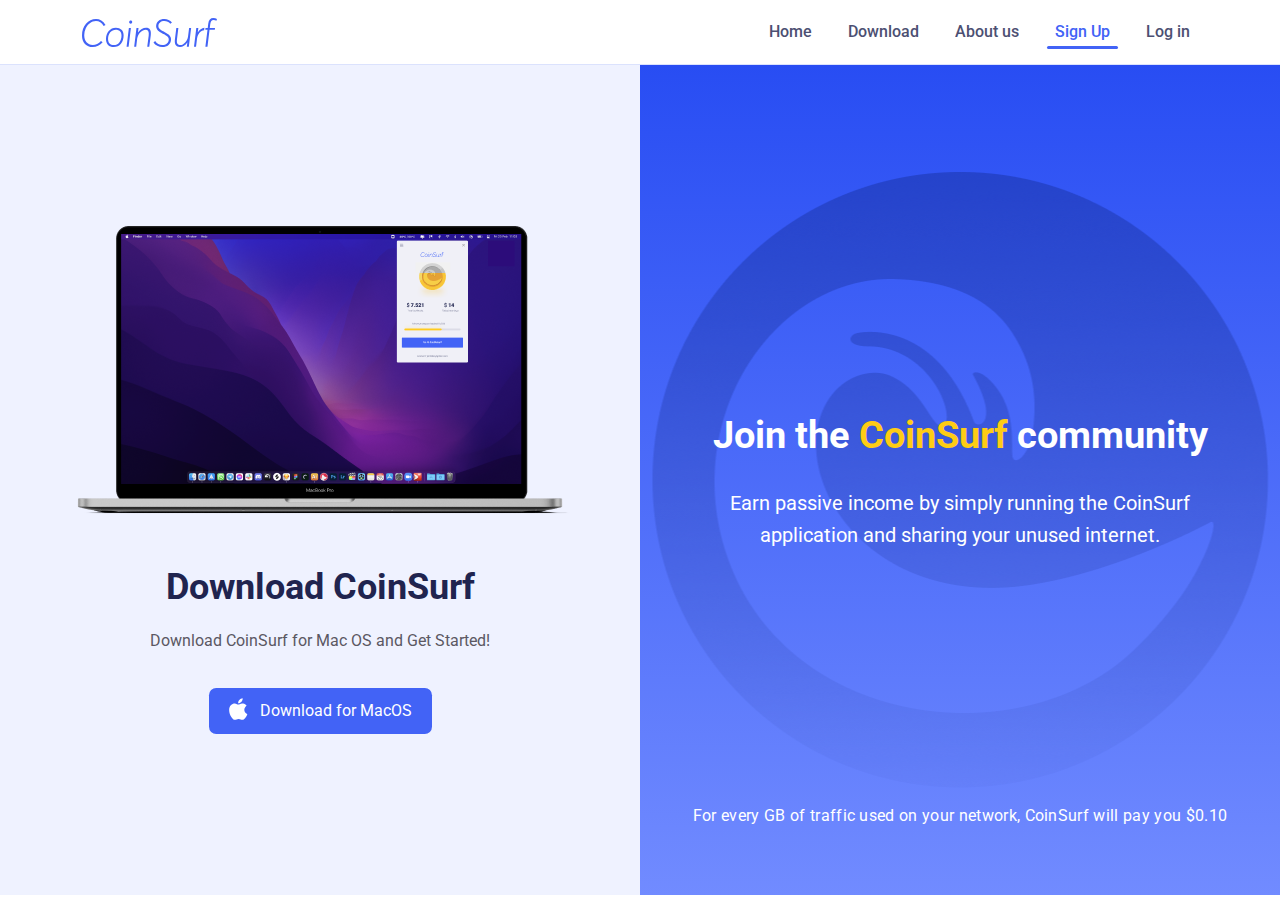
<file: signup-mac.html>
<!DOCTYPE html>
<html lang="en">
  <head>
    <meta charset="UTF-8" />
    <meta http-equiv="X-UA-Compatible" content="IE=edge" />
    <meta name="viewport" content="width=device-width, initial-scale=1.0" />
    <title>CoinSurf | Signup</title>

    <!-- Favicon -->
    <link rel="apple-touch-icon" sizes="180x180" href="favicon/apple-touch-icon.png" />
    <link rel="icon" type="image/png" sizes="32x32" href="favicon/favicon-32x32.png" />
    <link rel="icon" type="image/png" sizes="16x16" href="favicon/favicon-16x16.png" />
    <link rel="manifest" href="favicon/site.webmanifest" />
    <link rel="mask-icon" href="favicon/safari-pinned-tab.svg" color="#5bbad5" />
    <meta name="msapplication-TileColor" content="#da532c" />
    <meta name="theme-color" content="#ffffff" />

    <!-- Google Fonts -->
    <link rel="preconnect" href="https://fonts.googleapis.com" />
    <link rel="preconnect" href="https://fonts.gstatic.com" crossorigin />
    <link href="https://fonts.googleapis.com/css2?family=Roboto:wght@400;500;700&display=swap" rel="stylesheet" />

    <!-- CSS only -->
    <link rel="stylesheet" href="css/bootstrap.min.css" />
    <link rel="stylesheet" href="css/signup.css" />

    <!-- Global site tag (gtag.js) - Google Analytics -->
    <script async src="https://www.googletagmanager.com/gtag/js?id=G-V6ZQ5G9GBY"></script>
    <script>
      window.dataLayer = window.dataLayer || [];
      function gtag() {
        dataLayer.push(arguments);
      }
      gtag("js", new Date());
      gtag("config", "G-V6ZQ5G9GBY");
    </script>
  </head>
  <body>
    <div class="bg-light-blue">
      <!-- Start Header -->
      <header class="header-white bg-white">
        <nav class="navbar navbar-expand-lg bg-white">
          <div class="container">
            <a href="/">
              <svg width="135" height="29" viewBox="0 0 135 29" fill="none" xmlns="http://www.w3.org/2000/svg">
                <path d="M20.6334 24.374C19.3568 25.7735 17.8458 26.9008 16.1003 27.756C14.3548 28.5853 12.5442 29 10.6684 29C7.46397 29 4.8848 27.9763 2.93088 25.929C0.976959 23.8557 0 21.0049 0 17.3767C0 12.9191 1.32866 9.08356 3.98599 5.86997C6.64332 2.63047 9.99104 1.01072 14.0291 1.01072C17.9109 1.01072 21.0763 2.96738 23.5252 6.8807L21.6494 8.12467C19.7215 4.75559 17.1684 3.07105 13.9901 3.07105C11.7235 3.07105 9.67841 3.75782 7.85475 5.13137C6.03109 6.479 4.6373 8.24129 3.67337 10.4182C2.70943 12.5693 2.22747 14.8758 2.22747 17.3378C2.22747 20.2922 2.98298 22.6376 4.49401 24.374C6.03109 26.0844 8.1283 26.9397 10.7856 26.9397C12.2185 26.9397 13.6644 26.6028 15.1233 25.929C16.5823 25.2292 17.8718 24.2574 18.9921 23.0134L20.6334 24.374Z" fill="#4263F6" />
                <path d="M33.913 9.75737C36.2577 9.75737 38.1205 10.4312 39.5012 11.7788C40.908 13.1265 41.6115 15.0183 41.6115 17.4544C41.6115 20.7458 40.7127 23.4928 38.915 25.6957C37.1174 27.8986 34.7206 29 31.7246 29C29.3539 29 27.4651 28.3132 26.0583 26.9397C24.6775 25.5402 23.9871 23.5965 23.9871 21.1086C23.9871 17.9727 24.8989 15.3034 26.7226 13.1005C28.5463 10.8718 30.9431 9.75737 33.913 9.75737ZM33.8349 11.6622C31.5944 11.6622 29.7316 12.5563 28.2467 14.3445C26.7877 16.1327 26.0583 18.3226 26.0583 20.9142C26.0583 22.832 26.5663 24.3481 27.5823 25.4625C28.6244 26.5509 30.0182 27.0952 31.7637 27.0952C34.0303 27.0952 35.88 26.2011 37.3128 24.4129C38.7718 22.6247 39.5012 20.3441 39.5012 17.571C39.5012 15.6273 38.9802 14.1631 37.9381 13.1783C36.896 12.1676 35.5283 11.6622 33.8349 11.6622Z" fill="#4263F6" />
                <path d="M47.5844 3.07105C47.897 2.76005 48.2747 2.60456 48.7176 2.60456C49.1605 2.60456 49.5252 2.7471 49.8118 3.03217C50.0984 3.31725 50.2417 3.68007 50.2417 4.12064C50.2417 4.56122 50.0854 4.937 49.7727 5.24799C49.4862 5.55898 49.1084 5.71448 48.6395 5.71448C48.2226 5.71448 47.8709 5.57194 47.5844 5.28686C47.2978 5.00179 47.1545 4.63896 47.1545 4.19839C47.1545 3.7319 47.2978 3.35612 47.5844 3.07105ZM46.8809 9.95174H48.913L46.6074 28.8056H44.5753L46.8809 9.95174Z" fill="#4263F6" />
                <path d="M64.0544 9.75737C67.8841 9.75737 69.4472 12.3231 68.7438 17.4544L67.2588 28.8056H65.2267L66.7117 17.571C67.2327 13.6318 66.1776 11.6622 63.5464 11.6622C61.8269 11.6622 60.1205 12.5174 58.4271 14.2279C56.7337 15.9383 55.6656 17.9857 55.2227 20.37L54.2066 28.8056H52.1746L54.4802 9.95174H56.5123L55.9652 14.5777H56.0042C57.0463 13.0746 58.2838 11.8954 59.7167 11.0402C61.1496 10.185 62.5955 9.75737 64.0544 9.75737Z" fill="#4263F6" />
                <path d="M81.7889 13.6059C81.9453 13.6836 82.1797 13.8132 82.4924 13.9946C83.4042 14.487 84.0816 14.8758 84.5244 15.1609C84.9673 15.42 85.5274 15.7958 86.2048 16.2882C86.9082 16.7806 87.4162 17.2341 87.7289 17.6488C88.0675 18.0634 88.3671 18.5818 88.6277 19.2038C88.8882 19.8257 89.0184 20.4736 89.0184 21.1475C89.0184 23.5576 88.1978 25.4754 86.5565 26.9008C84.9413 28.3003 82.8571 29 80.304 29C78.5585 29 76.8911 28.6113 75.3019 27.8338C73.7128 27.0563 72.4362 25.9549 71.4723 24.5295L73.1526 23.0134C73.9603 24.3092 74.9893 25.294 76.2398 25.9678C77.4903 26.6157 78.819 26.9397 80.2258 26.9397C82.1276 26.9397 83.6908 26.4343 84.9152 25.4236C86.1397 24.387 86.7519 23.0393 86.7519 21.3807C86.7519 20.7846 86.6216 20.2404 86.3611 19.748C86.1006 19.2297 85.6968 18.7632 85.1497 18.3485C84.6286 17.908 84.0946 17.5192 83.5475 17.1823C83.0004 16.8454 82.31 16.4567 81.4763 16.0161C81.1898 15.8606 80.9683 15.744 80.812 15.6662C79.822 15.122 79.1577 14.7592 78.819 14.5777C78.5064 14.3704 77.9462 13.9817 77.1386 13.4115C76.3571 12.8414 75.81 12.349 75.4973 11.9343C75.1847 11.5197 74.8721 10.9884 74.5595 10.3405C74.2729 9.66667 74.1296 8.95398 74.1296 8.20241C74.1296 6.05139 74.8981 4.31501 76.4352 2.9933C77.9983 1.67158 80.0044 1.01072 82.4533 1.01072C83.8601 1.01072 85.2279 1.30876 86.5565 1.90483C87.9112 2.50089 89.0445 3.33021 89.9563 4.39276L88.315 5.86997C86.804 4.00402 84.798 3.07105 82.297 3.07105C80.6036 3.07105 79.1837 3.52458 78.0374 4.43164C76.9172 5.3387 76.3701 6.50492 76.3961 7.9303C76.3961 8.5782 76.5134 9.17426 76.7478 9.7185C77.0084 10.2368 77.4512 10.7422 78.0765 11.2346C78.7018 11.727 79.2228 12.1157 79.6396 12.4008C80.0825 12.66 80.799 13.0617 81.7889 13.6059Z" fill="#4263F6" />
                <path d="M107.107 9.95174H109.139L106.833 28.8056H104.801L105.348 24.4129H105.231C104.319 25.8123 103.225 26.9267 101.948 27.756C100.672 28.5853 99.343 29 97.9622 29C93.9762 29 92.2959 26.4473 92.9211 21.3418L94.3279 9.95174H96.36L94.9923 21.2252C94.7057 23.4021 94.862 24.9312 95.4612 25.8123C96.0865 26.6676 97.0764 27.0952 98.4312 27.0952C100.046 27.0952 101.623 26.2399 103.16 24.5295C104.723 22.819 105.687 20.7976 106.051 18.4651L107.107 9.95174Z" fill="#4263F6" />
                <path d="M115.909 14.3056C117.55 11.7659 119.725 10.2498 122.435 9.75737L122.122 12.1676C120.325 12.349 118.787 13.1783 117.511 14.6555C116.26 16.1068 115.453 17.9727 115.088 20.2534L114.033 28.8056H112.001L114.306 9.95174H116.339L115.791 14.3056H115.909Z" fill="#4263F6" />
                <path d="M134.414 2.8378C133.632 2.21582 132.668 1.90483 131.522 1.90483C129.672 1.90483 128.578 3.31725 128.239 6.14209L127.771 9.95174H133.007L132.812 11.7399H127.536L125.465 28.8056H123.394L125.504 11.7399H123.316L123.511 9.95174H125.738L126.246 5.71448C126.689 1.90483 128.383 0 131.327 0C132.76 0 133.984 0.336908 135 1.01072L134.414 2.8378Z" fill="#4263F6" />
              </svg>
            </a>
            <div class="collapse navbar-collapse" id="navbarSupportedContent">
              <ul class="navbar-nav ms-auto mb-2 mb-lg-0">
                <li class="nav-item">
                  <a class="nav-link" aria-current="page" href="/">Home</a>
                </li>
                <li class="nav-item">
                  <a class="nav-link" href="/download.html">Download</a>
                </li>
                <li class="nav-item">
                  <a class="nav-link about-us-link" href="/about-us.html">About us</a>
                </li>
                <li class="nav-item">
                  <a class="nav-link active signup-link" href="/signup-windows.html">Sign Up</a>
                </li>
                <li class="nav-item">
                  <a class="nav-link login-link" href="/login.html">Log in</a>
                </li>
              </ul>
            </div>
            <div class="d-flex align-items-center">
              <button class="menu-toggle m-2 d-lg-none" type="button" data-bs-toggle="collapse" data-bs-target="#navbarSupportedContent" aria-controls="navbarSupportedContent" aria-expanded="false" aria-label="Toggle navigation"></button>
            </div>
          </div>
        </nav>
      </header>

      <main class="coinsurf-signup">
        <div class="coinsurf-signup-content d-none d-lg-flex">
          <div class="left-side text-center">
            <img width="502" height="288" class="img-fluid mb-4 mb-lg-5" src="imgs/signup/mac-lab.png" alt="macos image" />
            <h3 class="mb-0">Download CoinSurf</h3>
            <p>Download CoinSurf for Mac OS and Get Started!</p>
            <div class="app-btn">
              <a href="#" class="main-btn">
                <svg class="me-2" style="position: relative; top: -3px" width="19" height="22" viewBox="0 0 19 22" fill="none" xmlns="http://www.w3.org/2000/svg">
                  <path fill-rule="evenodd" clip-rule="evenodd" d="M13.687 0.777266C13.687 1.87906 13.1965 2.98085 12.5032 3.77492C11.7675 4.65506 10.4945 5.30925 9.48231 5.30925C9.36638 5.30925 9.25045 5.29419 9.17911 5.28128C9.16573 5.22748 9.13675 5.05963 9.13675 4.89177C9.13675 3.77492 9.72978 2.67313 10.3652 1.9759C11.1744 1.06993 12.5166 0.385613 13.6447 0.344727C13.6736 0.469539 13.687 0.624479 13.687 0.777266ZM17.6645 7.71692C17.6922 7.69937 17.7112 7.68733 17.7201 7.68069C16.2174 5.60191 13.9345 5.54596 13.2991 5.54596C12.3271 5.54596 11.4569 5.87873 10.7257 6.15838C10.1957 6.36107 9.73865 6.53586 9.36861 6.53586C8.95959 6.53586 8.49132 6.35333 7.9688 6.14967C7.30936 5.89263 6.56351 5.60191 5.74132 5.60191C2.96791 5.60191 0.149902 7.82056 0.149902 12.0039C0.149902 14.6121 1.19105 17.3601 2.47966 19.129C3.59215 20.6354 4.55972 21.862 5.94643 21.862C6.60394 21.862 7.08603 21.6646 7.59303 21.457C8.1553 21.2268 8.74822 20.984 9.64506 20.984C10.5515 20.984 11.0931 21.212 11.6153 21.4319C12.1013 21.6365 12.5705 21.834 13.3013 21.834C14.8173 21.834 15.8139 20.5105 16.7681 19.185C17.8382 17.6786 18.2863 16.2002 18.2997 16.1314C18.2128 16.1034 15.3078 14.9736 15.3078 11.7801C15.3078 9.20865 17.2882 7.95509 17.6645 7.71692Z" fill="#fff" />
                </svg>
                <span>Download for MacOS</span>
              </a>
            </div>
          </div>
          <div class="right-side">
            <img width="617" height="616" class="img-fluid" src="imgs/signup/coin-icon-bg.png" alt="coin-icon" />
            <h1 class="mb-3 mb-lg-4">Join the <span>CoinSurf</span> community</h1>
            <p class="desc">Earn passive income by simply running the CoinSurf application and sharing your unused internet.</p>
            <p class="text">For every GB of traffic used on your network, CoinSurf will pay you $0.10</p>
          </div>
        </div>
        <div class="signup-mobile d-lg-none">
          <div class="container">
            <div class="signup-mobile-content">
              <h2 class="mb-3">Download CoinSurf</h2>
              <p class="desc">Switch to your Mac OS or Windows device to begin downloading CoinSurf App</p>
              <img width="318" height="137" class="img-fluid" src="imgs/signup/signup-mobile.png" alt="signup" />
              <p class="text">Already have an account? <a href="#" class="text-decoration-underline">Sign In</a></p>
            </div>
  
            <p class="footer-text">For every GB of traffic used on your network, CoinSurf will pay you $0.10</p>
          </div>
        </div>
      </main>
    </div>

    <script src="js/jquery-3.6.0.min.js"></script>
    <!-- JavaScript Bundle with Popper -->
    <script src="js/bootstrap.bundle.min.js"></script>
    <script src="js/main.js"></script>
  </body>
</html>
</file>
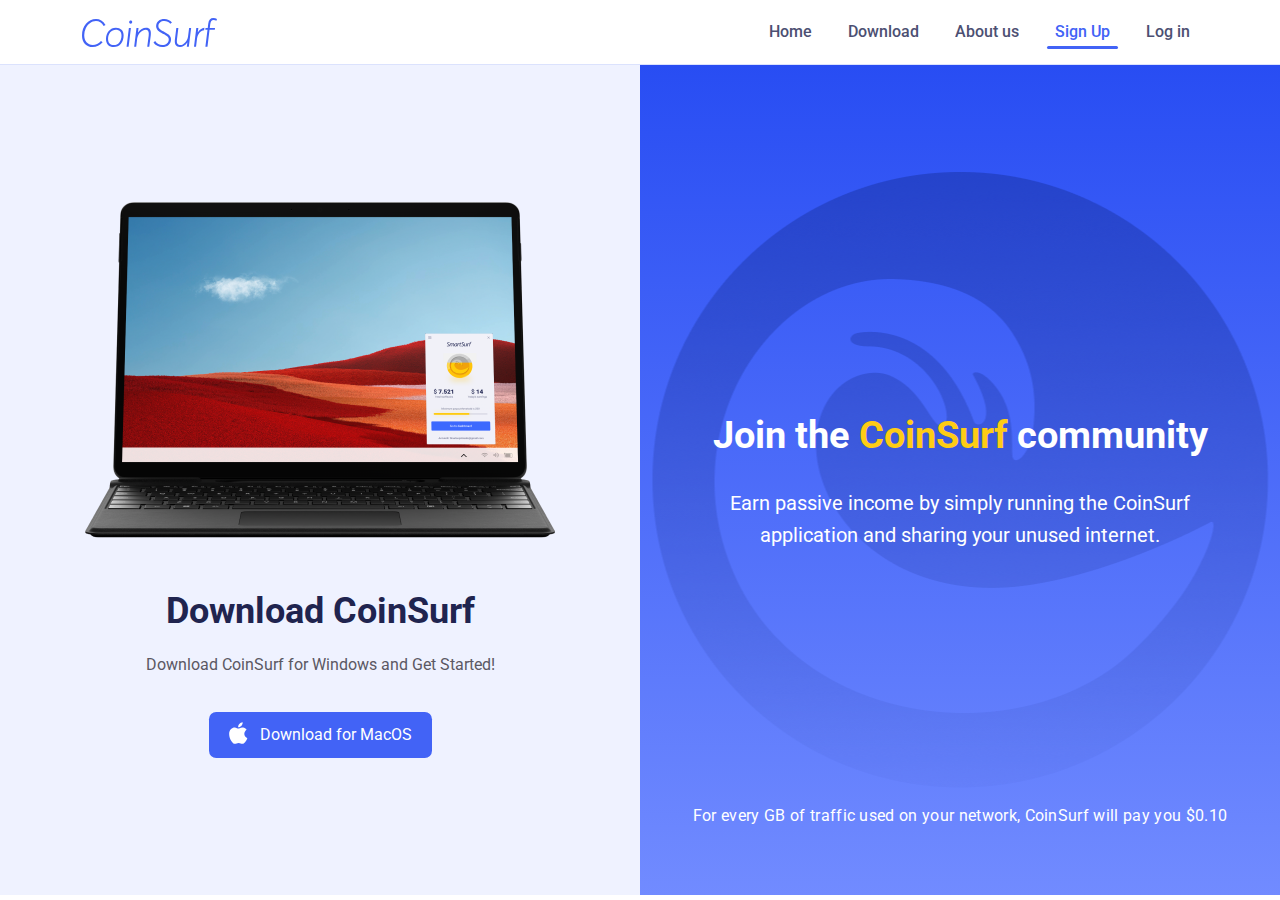
<file: signup-windows.html>
<!DOCTYPE html>
<html lang="en">
  <head>
    <meta charset="UTF-8" />
    <meta http-equiv="X-UA-Compatible" content="IE=edge" />
    <meta name="viewport" content="width=device-width, initial-scale=1.0" />
    <title>CoinSurf | Signup</title>

    <!-- Favicon -->
    <link rel="apple-touch-icon" sizes="180x180" href="favicon/apple-touch-icon.png" />
    <link rel="icon" type="image/png" sizes="32x32" href="favicon/favicon-32x32.png" />
    <link rel="icon" type="image/png" sizes="16x16" href="favicon/favicon-16x16.png" />
    <link rel="manifest" href="favicon/site.webmanifest" />
    <link rel="mask-icon" href="favicon/safari-pinned-tab.svg" color="#5bbad5" />
    <meta name="msapplication-TileColor" content="#da532c" />
    <meta name="theme-color" content="#ffffff" />

    <!-- Google Fonts -->
    <link rel="preconnect" href="https://fonts.googleapis.com" />
    <link rel="preconnect" href="https://fonts.gstatic.com" crossorigin />
    <link href="https://fonts.googleapis.com/css2?family=Roboto:wght@400;500;700&display=swap" rel="stylesheet" />

    <!-- CSS only -->
    <link rel="stylesheet" href="css/bootstrap.min.css" />
    <link rel="stylesheet" href="css/signup.css" />

    <!-- Global site tag (gtag.js) - Google Analytics -->
    <script async src="https://www.googletagmanager.com/gtag/js?id=G-V6ZQ5G9GBY"></script>
    <script>
      window.dataLayer = window.dataLayer || [];
      function gtag() {
        dataLayer.push(arguments);
      }
      gtag("js", new Date());
      gtag("config", "G-V6ZQ5G9GBY");
    </script>
  </head>
  <body>
    <div class="bg-light-blue">
      <!-- Start Header -->
      <header class="header-white bg-white">
        <nav class="navbar navbar-expand-lg bg-white">
          <div class="container">
            <a href="/">
              <svg width="135" height="29" viewBox="0 0 135 29" fill="none" xmlns="http://www.w3.org/2000/svg">
                <path d="M20.6334 24.374C19.3568 25.7735 17.8458 26.9008 16.1003 27.756C14.3548 28.5853 12.5442 29 10.6684 29C7.46397 29 4.8848 27.9763 2.93088 25.929C0.976959 23.8557 0 21.0049 0 17.3767C0 12.9191 1.32866 9.08356 3.98599 5.86997C6.64332 2.63047 9.99104 1.01072 14.0291 1.01072C17.9109 1.01072 21.0763 2.96738 23.5252 6.8807L21.6494 8.12467C19.7215 4.75559 17.1684 3.07105 13.9901 3.07105C11.7235 3.07105 9.67841 3.75782 7.85475 5.13137C6.03109 6.479 4.6373 8.24129 3.67337 10.4182C2.70943 12.5693 2.22747 14.8758 2.22747 17.3378C2.22747 20.2922 2.98298 22.6376 4.49401 24.374C6.03109 26.0844 8.1283 26.9397 10.7856 26.9397C12.2185 26.9397 13.6644 26.6028 15.1233 25.929C16.5823 25.2292 17.8718 24.2574 18.9921 23.0134L20.6334 24.374Z" fill="#4263F6" />
                <path d="M33.913 9.75737C36.2577 9.75737 38.1205 10.4312 39.5012 11.7788C40.908 13.1265 41.6115 15.0183 41.6115 17.4544C41.6115 20.7458 40.7127 23.4928 38.915 25.6957C37.1174 27.8986 34.7206 29 31.7246 29C29.3539 29 27.4651 28.3132 26.0583 26.9397C24.6775 25.5402 23.9871 23.5965 23.9871 21.1086C23.9871 17.9727 24.8989 15.3034 26.7226 13.1005C28.5463 10.8718 30.9431 9.75737 33.913 9.75737ZM33.8349 11.6622C31.5944 11.6622 29.7316 12.5563 28.2467 14.3445C26.7877 16.1327 26.0583 18.3226 26.0583 20.9142C26.0583 22.832 26.5663 24.3481 27.5823 25.4625C28.6244 26.5509 30.0182 27.0952 31.7637 27.0952C34.0303 27.0952 35.88 26.2011 37.3128 24.4129C38.7718 22.6247 39.5012 20.3441 39.5012 17.571C39.5012 15.6273 38.9802 14.1631 37.9381 13.1783C36.896 12.1676 35.5283 11.6622 33.8349 11.6622Z" fill="#4263F6" />
                <path d="M47.5844 3.07105C47.897 2.76005 48.2747 2.60456 48.7176 2.60456C49.1605 2.60456 49.5252 2.7471 49.8118 3.03217C50.0984 3.31725 50.2417 3.68007 50.2417 4.12064C50.2417 4.56122 50.0854 4.937 49.7727 5.24799C49.4862 5.55898 49.1084 5.71448 48.6395 5.71448C48.2226 5.71448 47.8709 5.57194 47.5844 5.28686C47.2978 5.00179 47.1545 4.63896 47.1545 4.19839C47.1545 3.7319 47.2978 3.35612 47.5844 3.07105ZM46.8809 9.95174H48.913L46.6074 28.8056H44.5753L46.8809 9.95174Z" fill="#4263F6" />
                <path d="M64.0544 9.75737C67.8841 9.75737 69.4472 12.3231 68.7438 17.4544L67.2588 28.8056H65.2267L66.7117 17.571C67.2327 13.6318 66.1776 11.6622 63.5464 11.6622C61.8269 11.6622 60.1205 12.5174 58.4271 14.2279C56.7337 15.9383 55.6656 17.9857 55.2227 20.37L54.2066 28.8056H52.1746L54.4802 9.95174H56.5123L55.9652 14.5777H56.0042C57.0463 13.0746 58.2838 11.8954 59.7167 11.0402C61.1496 10.185 62.5955 9.75737 64.0544 9.75737Z" fill="#4263F6" />
                <path d="M81.7889 13.6059C81.9453 13.6836 82.1797 13.8132 82.4924 13.9946C83.4042 14.487 84.0816 14.8758 84.5244 15.1609C84.9673 15.42 85.5274 15.7958 86.2048 16.2882C86.9082 16.7806 87.4162 17.2341 87.7289 17.6488C88.0675 18.0634 88.3671 18.5818 88.6277 19.2038C88.8882 19.8257 89.0184 20.4736 89.0184 21.1475C89.0184 23.5576 88.1978 25.4754 86.5565 26.9008C84.9413 28.3003 82.8571 29 80.304 29C78.5585 29 76.8911 28.6113 75.3019 27.8338C73.7128 27.0563 72.4362 25.9549 71.4723 24.5295L73.1526 23.0134C73.9603 24.3092 74.9893 25.294 76.2398 25.9678C77.4903 26.6157 78.819 26.9397 80.2258 26.9397C82.1276 26.9397 83.6908 26.4343 84.9152 25.4236C86.1397 24.387 86.7519 23.0393 86.7519 21.3807C86.7519 20.7846 86.6216 20.2404 86.3611 19.748C86.1006 19.2297 85.6968 18.7632 85.1497 18.3485C84.6286 17.908 84.0946 17.5192 83.5475 17.1823C83.0004 16.8454 82.31 16.4567 81.4763 16.0161C81.1898 15.8606 80.9683 15.744 80.812 15.6662C79.822 15.122 79.1577 14.7592 78.819 14.5777C78.5064 14.3704 77.9462 13.9817 77.1386 13.4115C76.3571 12.8414 75.81 12.349 75.4973 11.9343C75.1847 11.5197 74.8721 10.9884 74.5595 10.3405C74.2729 9.66667 74.1296 8.95398 74.1296 8.20241C74.1296 6.05139 74.8981 4.31501 76.4352 2.9933C77.9983 1.67158 80.0044 1.01072 82.4533 1.01072C83.8601 1.01072 85.2279 1.30876 86.5565 1.90483C87.9112 2.50089 89.0445 3.33021 89.9563 4.39276L88.315 5.86997C86.804 4.00402 84.798 3.07105 82.297 3.07105C80.6036 3.07105 79.1837 3.52458 78.0374 4.43164C76.9172 5.3387 76.3701 6.50492 76.3961 7.9303C76.3961 8.5782 76.5134 9.17426 76.7478 9.7185C77.0084 10.2368 77.4512 10.7422 78.0765 11.2346C78.7018 11.727 79.2228 12.1157 79.6396 12.4008C80.0825 12.66 80.799 13.0617 81.7889 13.6059Z" fill="#4263F6" />
                <path d="M107.107 9.95174H109.139L106.833 28.8056H104.801L105.348 24.4129H105.231C104.319 25.8123 103.225 26.9267 101.948 27.756C100.672 28.5853 99.343 29 97.9622 29C93.9762 29 92.2959 26.4473 92.9211 21.3418L94.3279 9.95174H96.36L94.9923 21.2252C94.7057 23.4021 94.862 24.9312 95.4612 25.8123C96.0865 26.6676 97.0764 27.0952 98.4312 27.0952C100.046 27.0952 101.623 26.2399 103.16 24.5295C104.723 22.819 105.687 20.7976 106.051 18.4651L107.107 9.95174Z" fill="#4263F6" />
                <path d="M115.909 14.3056C117.55 11.7659 119.725 10.2498 122.435 9.75737L122.122 12.1676C120.325 12.349 118.787 13.1783 117.511 14.6555C116.26 16.1068 115.453 17.9727 115.088 20.2534L114.033 28.8056H112.001L114.306 9.95174H116.339L115.791 14.3056H115.909Z" fill="#4263F6" />
                <path d="M134.414 2.8378C133.632 2.21582 132.668 1.90483 131.522 1.90483C129.672 1.90483 128.578 3.31725 128.239 6.14209L127.771 9.95174H133.007L132.812 11.7399H127.536L125.465 28.8056H123.394L125.504 11.7399H123.316L123.511 9.95174H125.738L126.246 5.71448C126.689 1.90483 128.383 0 131.327 0C132.76 0 133.984 0.336908 135 1.01072L134.414 2.8378Z" fill="#4263F6" />
              </svg>
            </a>
            <div class="collapse navbar-collapse" id="navbarSupportedContent">
              <ul class="navbar-nav ms-auto mb-2 mb-lg-0">
                <li class="nav-item">
                  <a class="nav-link" aria-current="page" href="/">Home</a>
                </li>
                <li class="nav-item">
                  <a class="nav-link" href="/download.html">Download</a>
                </li>
                <li class="nav-item">
                  <a class="nav-link about-us-link" href="/about-us.html">About us</a>
                </li>
                <li class="nav-item">
                  <a class="nav-link active signup-link" href="signup-windows.html">Sign Up</a>
                </li>
                <li class="nav-item">
                  <a class="nav-link login-link" href="/login.html">Log in</a>
                </li>
              </ul>
            </div>
            <div class="d-flex align-items-center">
              <button class="menu-toggle m-2 d-lg-none" type="button" data-bs-toggle="collapse" data-bs-target="#navbarSupportedContent" aria-controls="navbarSupportedContent" aria-expanded="false" aria-label="Toggle navigation"></button>
            </div>
          </div>
        </nav>
      </header>

      <main class="coinsurf-signup">
        <div class="coinsurf-signup-content d-none d-md-flex">
          <div class="left-side text-center">
            <img width="470" height="336" class="img-fluid mb-4 mb-lg-5" src="imgs/signup/windows-lab.png" alt="windows image" />
            <h3 class="mb-0">Download CoinSurf</h3>
            <p>Download CoinSurf for Windows and Get Started!</p>
            <div class="app-btn">
              <a href="/CoinSurf-setup.exe" class="main-btn" download>
                <svg class="me-2" style="position: relative; top: -3px" width="19" height="22" viewBox="0 0 19 22" fill="none" xmlns="http://www.w3.org/2000/svg">
                  <path fill-rule="evenodd" clip-rule="evenodd" d="M13.687 0.777266C13.687 1.87906 13.1965 2.98085 12.5032 3.77492C11.7675 4.65506 10.4945 5.30925 9.48231 5.30925C9.36638 5.30925 9.25045 5.29419 9.17911 5.28128C9.16573 5.22748 9.13675 5.05963 9.13675 4.89177C9.13675 3.77492 9.72978 2.67313 10.3652 1.9759C11.1744 1.06993 12.5166 0.385613 13.6447 0.344727C13.6736 0.469539 13.687 0.624479 13.687 0.777266ZM17.6645 7.71692C17.6922 7.69937 17.7112 7.68733 17.7201 7.68069C16.2174 5.60191 13.9345 5.54596 13.2991 5.54596C12.3271 5.54596 11.4569 5.87873 10.7257 6.15838C10.1957 6.36107 9.73865 6.53586 9.36861 6.53586C8.95959 6.53586 8.49132 6.35333 7.9688 6.14967C7.30936 5.89263 6.56351 5.60191 5.74132 5.60191C2.96791 5.60191 0.149902 7.82056 0.149902 12.0039C0.149902 14.6121 1.19105 17.3601 2.47966 19.129C3.59215 20.6354 4.55972 21.862 5.94643 21.862C6.60394 21.862 7.08603 21.6646 7.59303 21.457C8.1553 21.2268 8.74822 20.984 9.64506 20.984C10.5515 20.984 11.0931 21.212 11.6153 21.4319C12.1013 21.6365 12.5705 21.834 13.3013 21.834C14.8173 21.834 15.8139 20.5105 16.7681 19.185C17.8382 17.6786 18.2863 16.2002 18.2997 16.1314C18.2128 16.1034 15.3078 14.9736 15.3078 11.7801C15.3078 9.20865 17.2882 7.95509 17.6645 7.71692Z" fill="#fff" />
                </svg>
                <span>Download for MacOS</span>
              </a>
            </div>
          </div>
          <div class="right-side">
            <img width="617" height="616" class="img-fluid" src="imgs/signup/coin-icon-bg.png" alt="coin-icon" />
            <h1 class="mb-3 mb-lg-4">Join the <span>CoinSurf</span> community</h1>
            <p class="desc">Earn passive income by simply running the CoinSurf application and sharing your unused internet.</p>
            <p class="text">For every GB of traffic used on your network, CoinSurf will pay you $0.10</p>
          </div>
        </div>
        <div class="signup-mobile d-md-none">
          <div class="container">
            <div class="signup-mobile-content">
              <h2 class="mb-3">Download CoinSurf</h2>
              <p class="desc">Switch to your Mac OS or Windows device to begin downloading CoinSurf App</p>
              <img width="318" height="137" class="img-fluid" src="imgs/signup/signup-mobile.png" alt="signup" />
              <p class="text">Already have an account? <a href="#" class="text-decoration-underline">Sign In</a></p>
            </div>
  
            <p class="footer-text">For every GB of traffic used on your network, CoinSurf will pay you $0.10</p>
          </div>
        </div>
      </main>
    </div>

    <script src="js/jquery-3.6.0.min.js"></script>
    <!-- JavaScript Bundle with Popper -->
    <script src="js/bootstrap.bundle.min.js"></script>
    <script src="js/main.js"></script>
  </body>
</html>
</file>
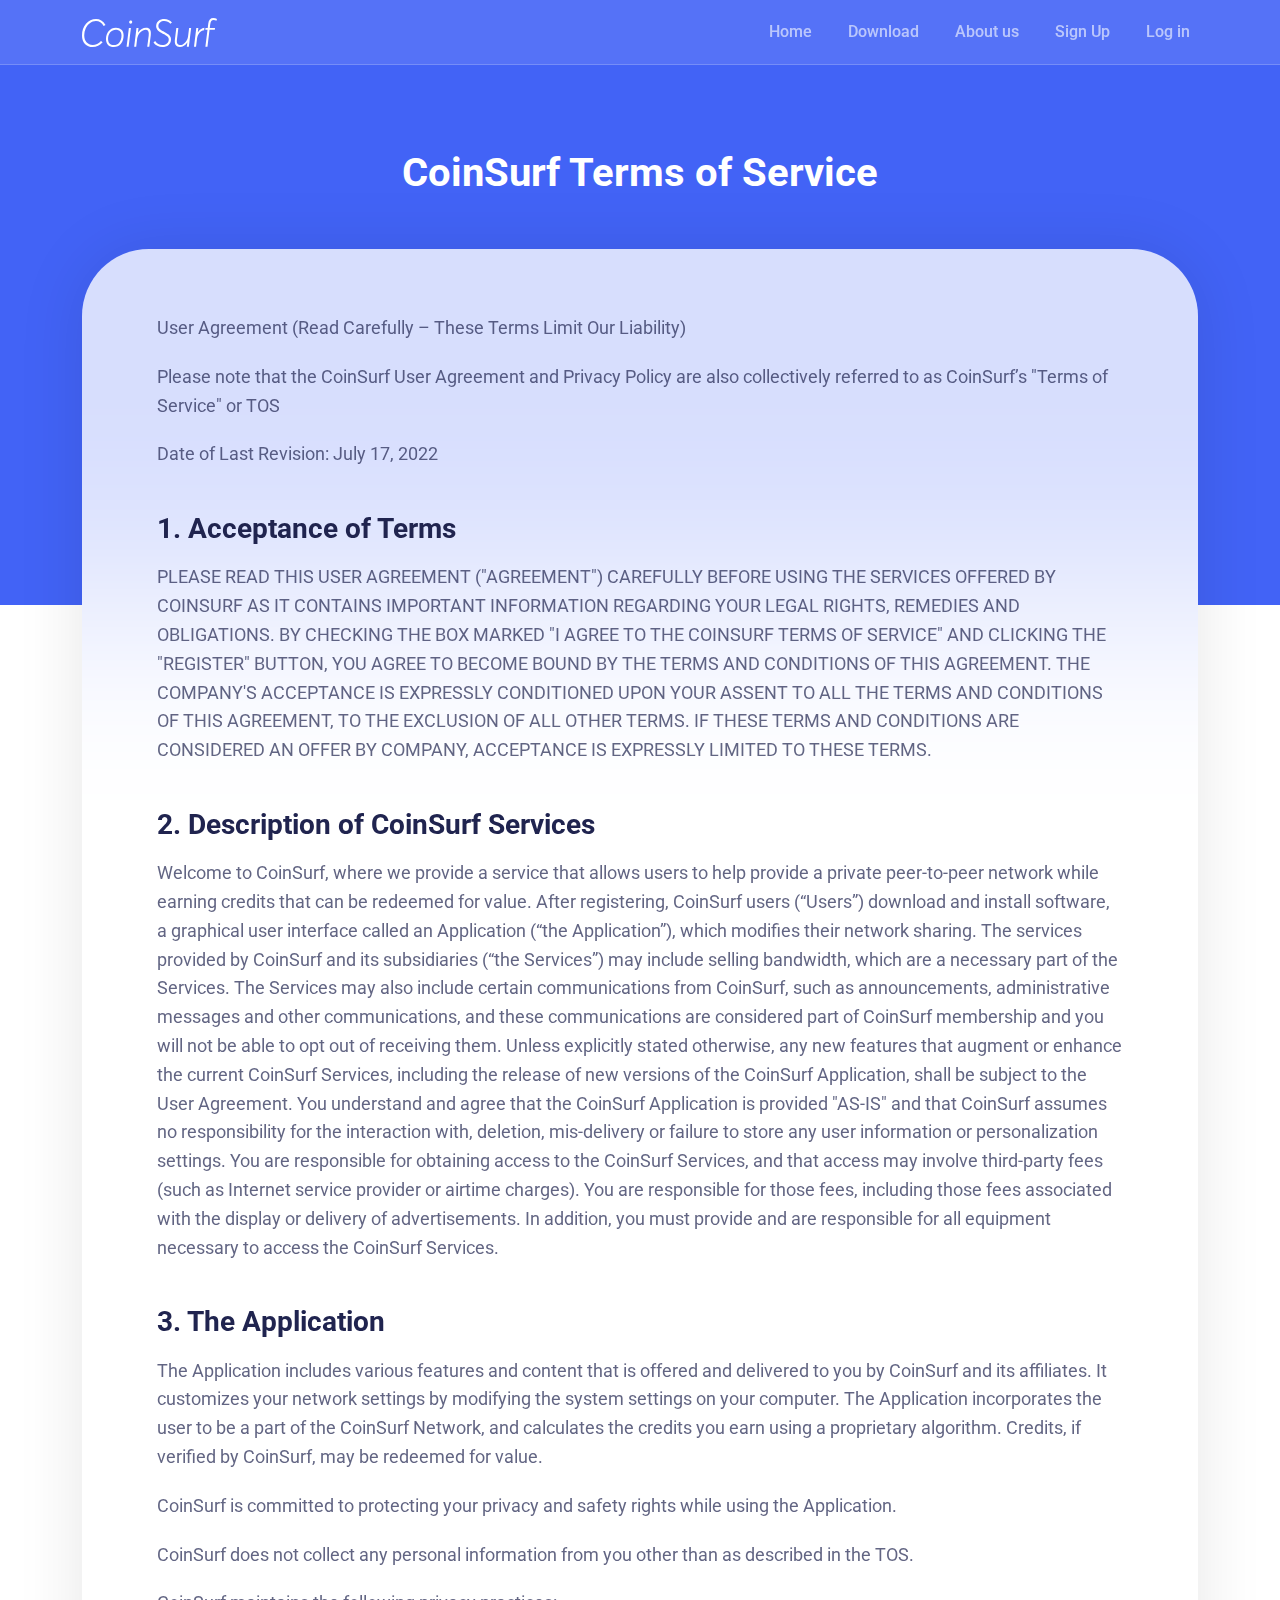
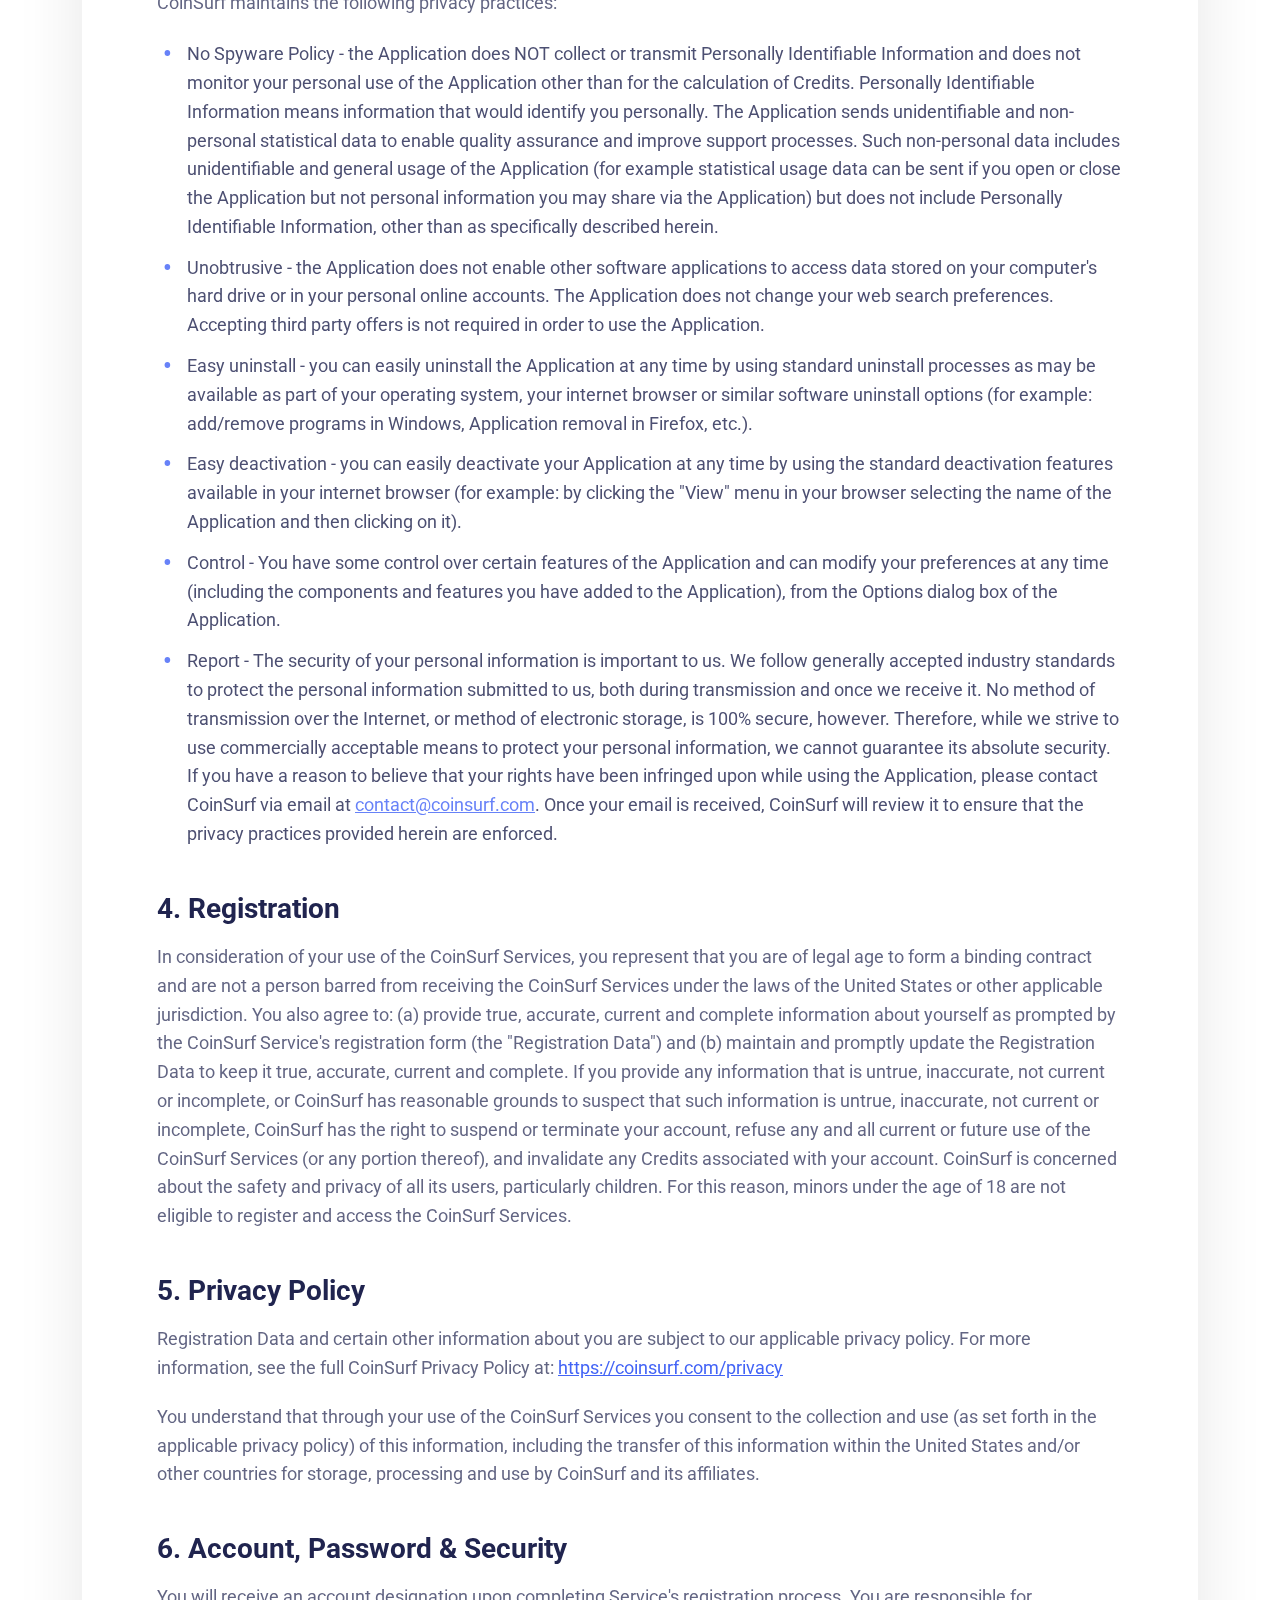
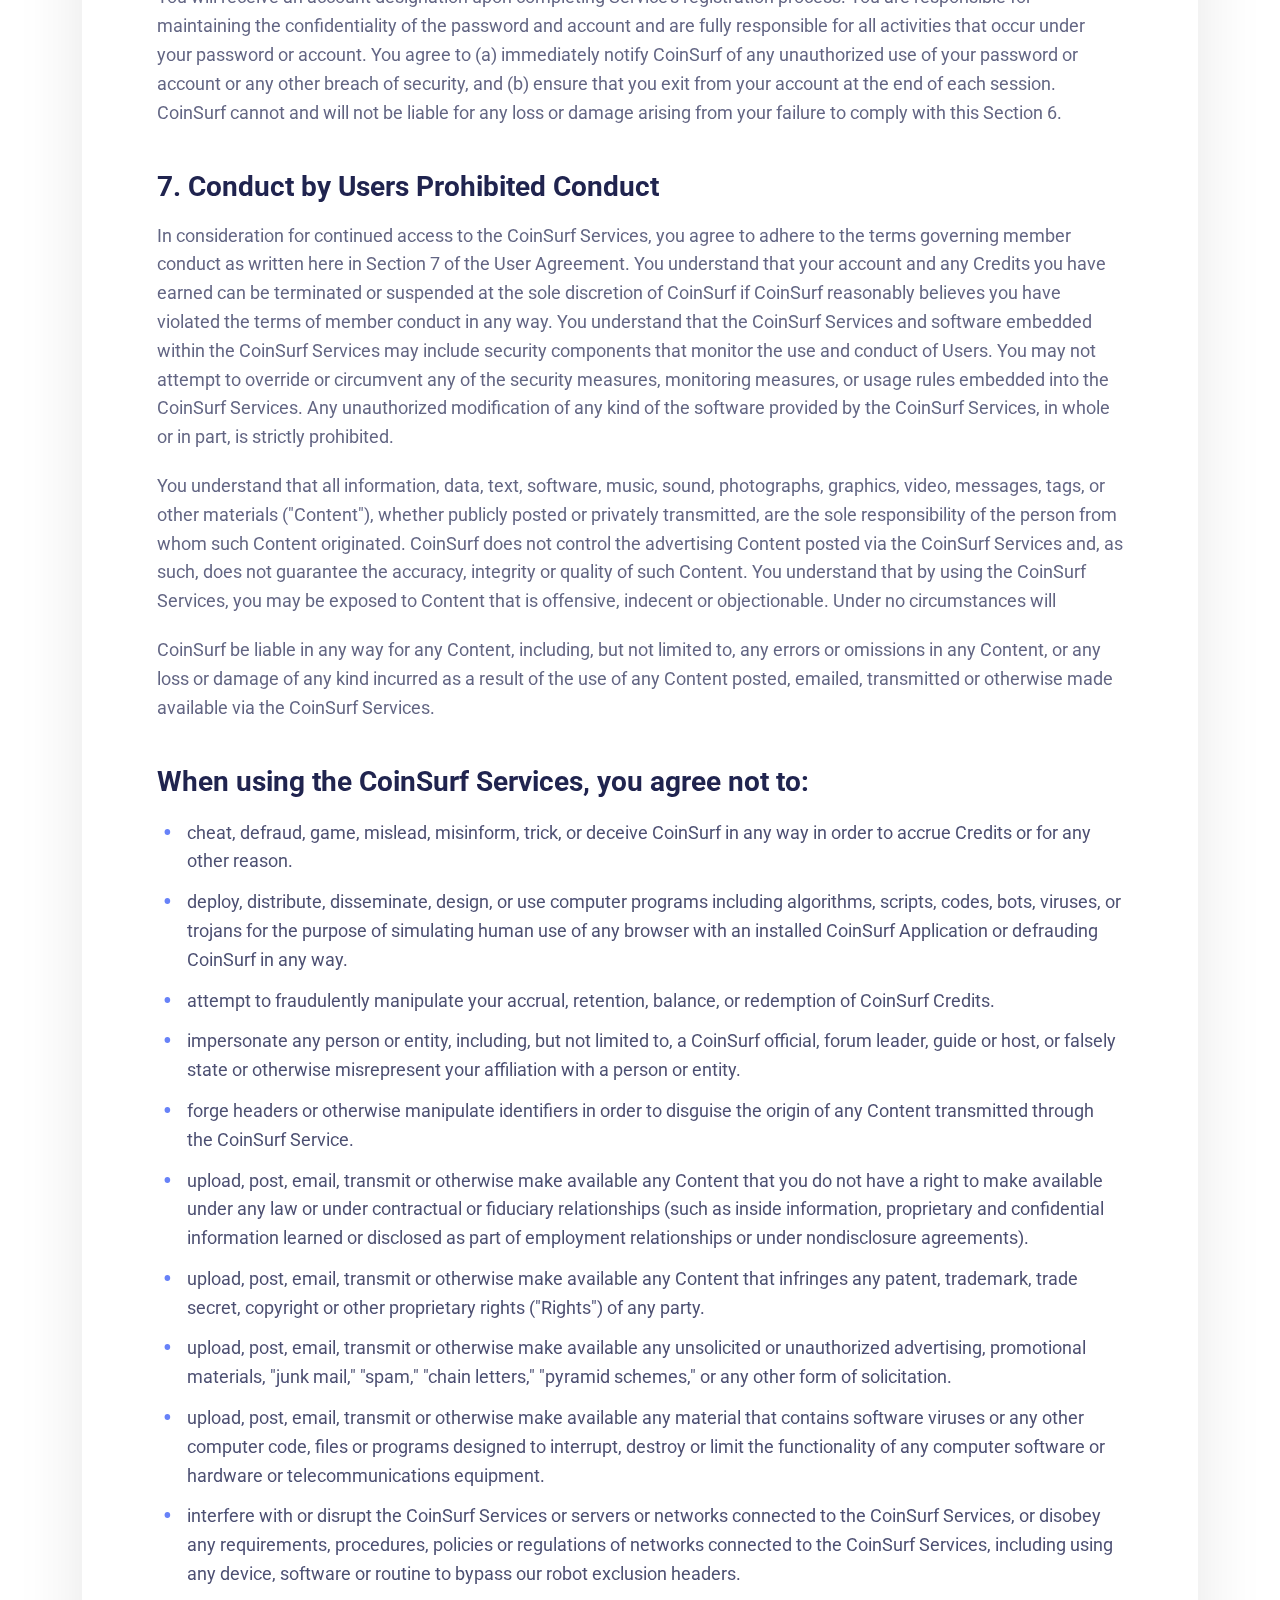
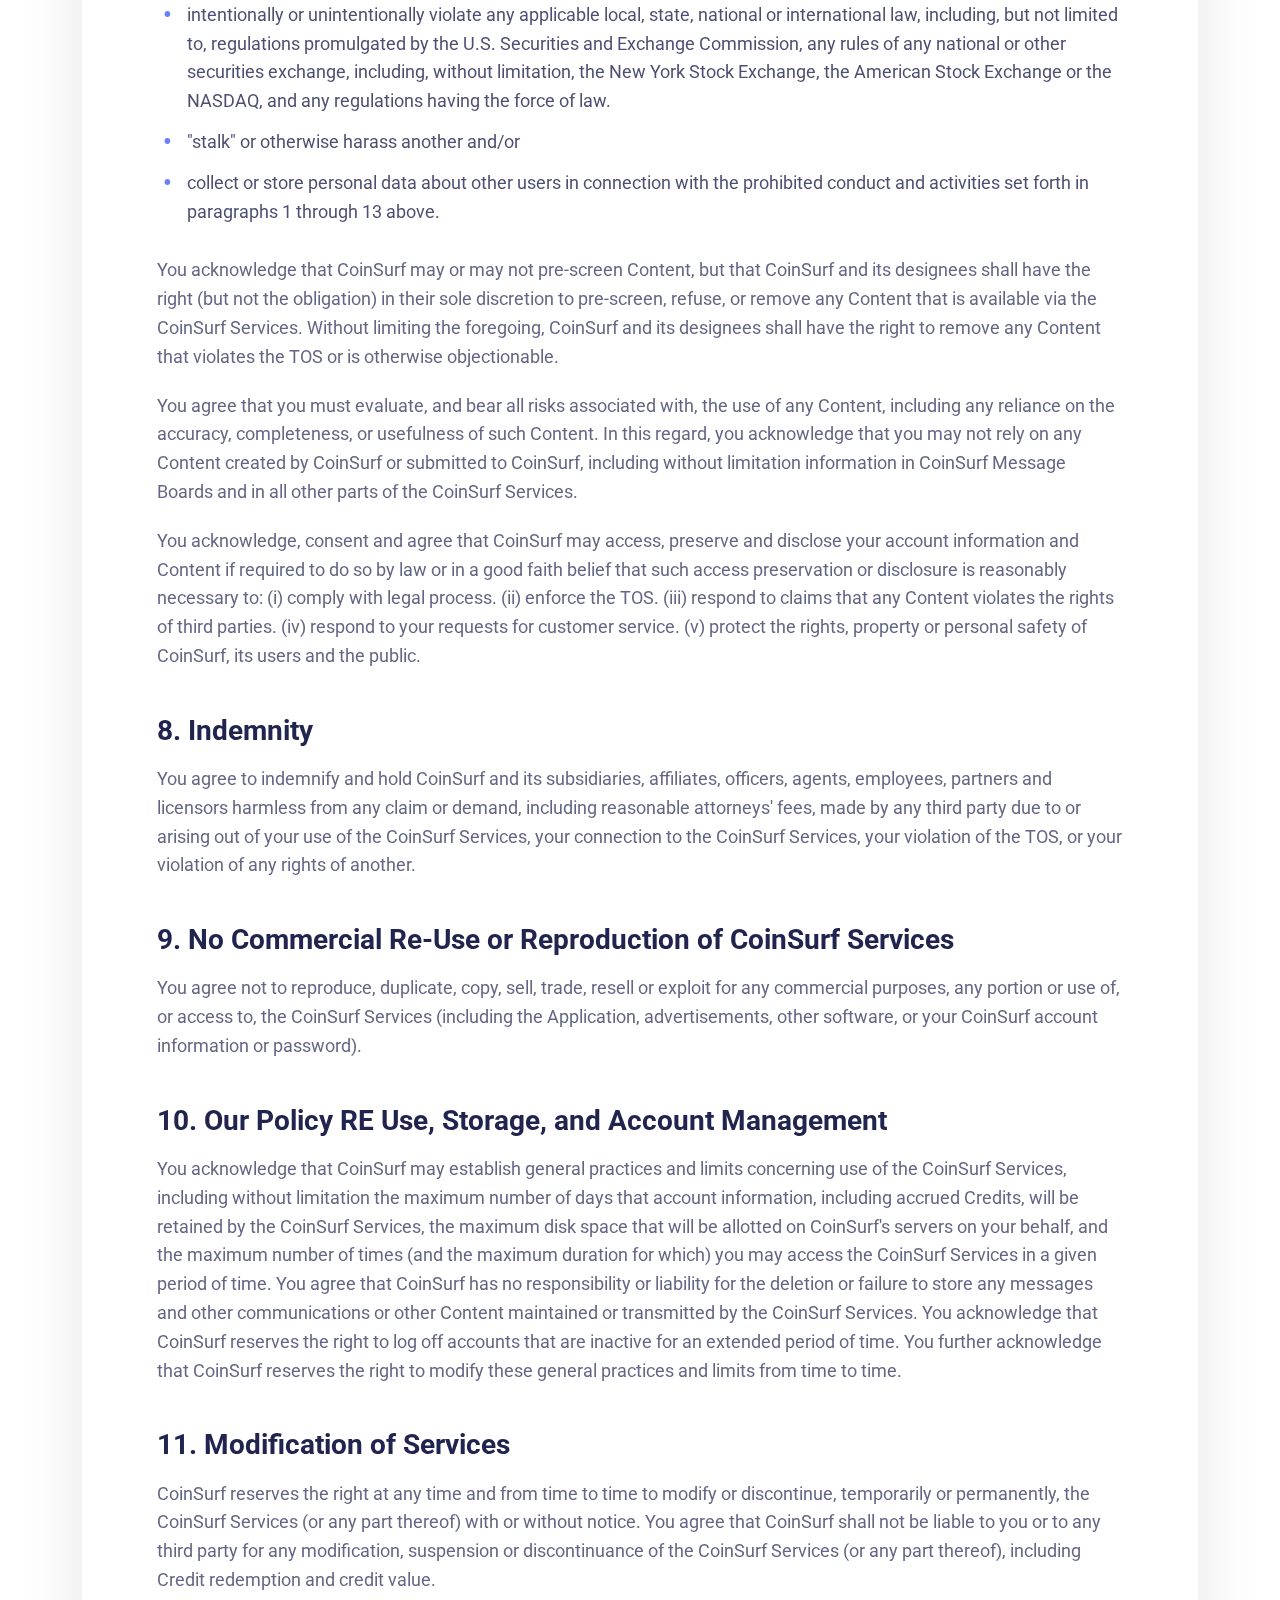
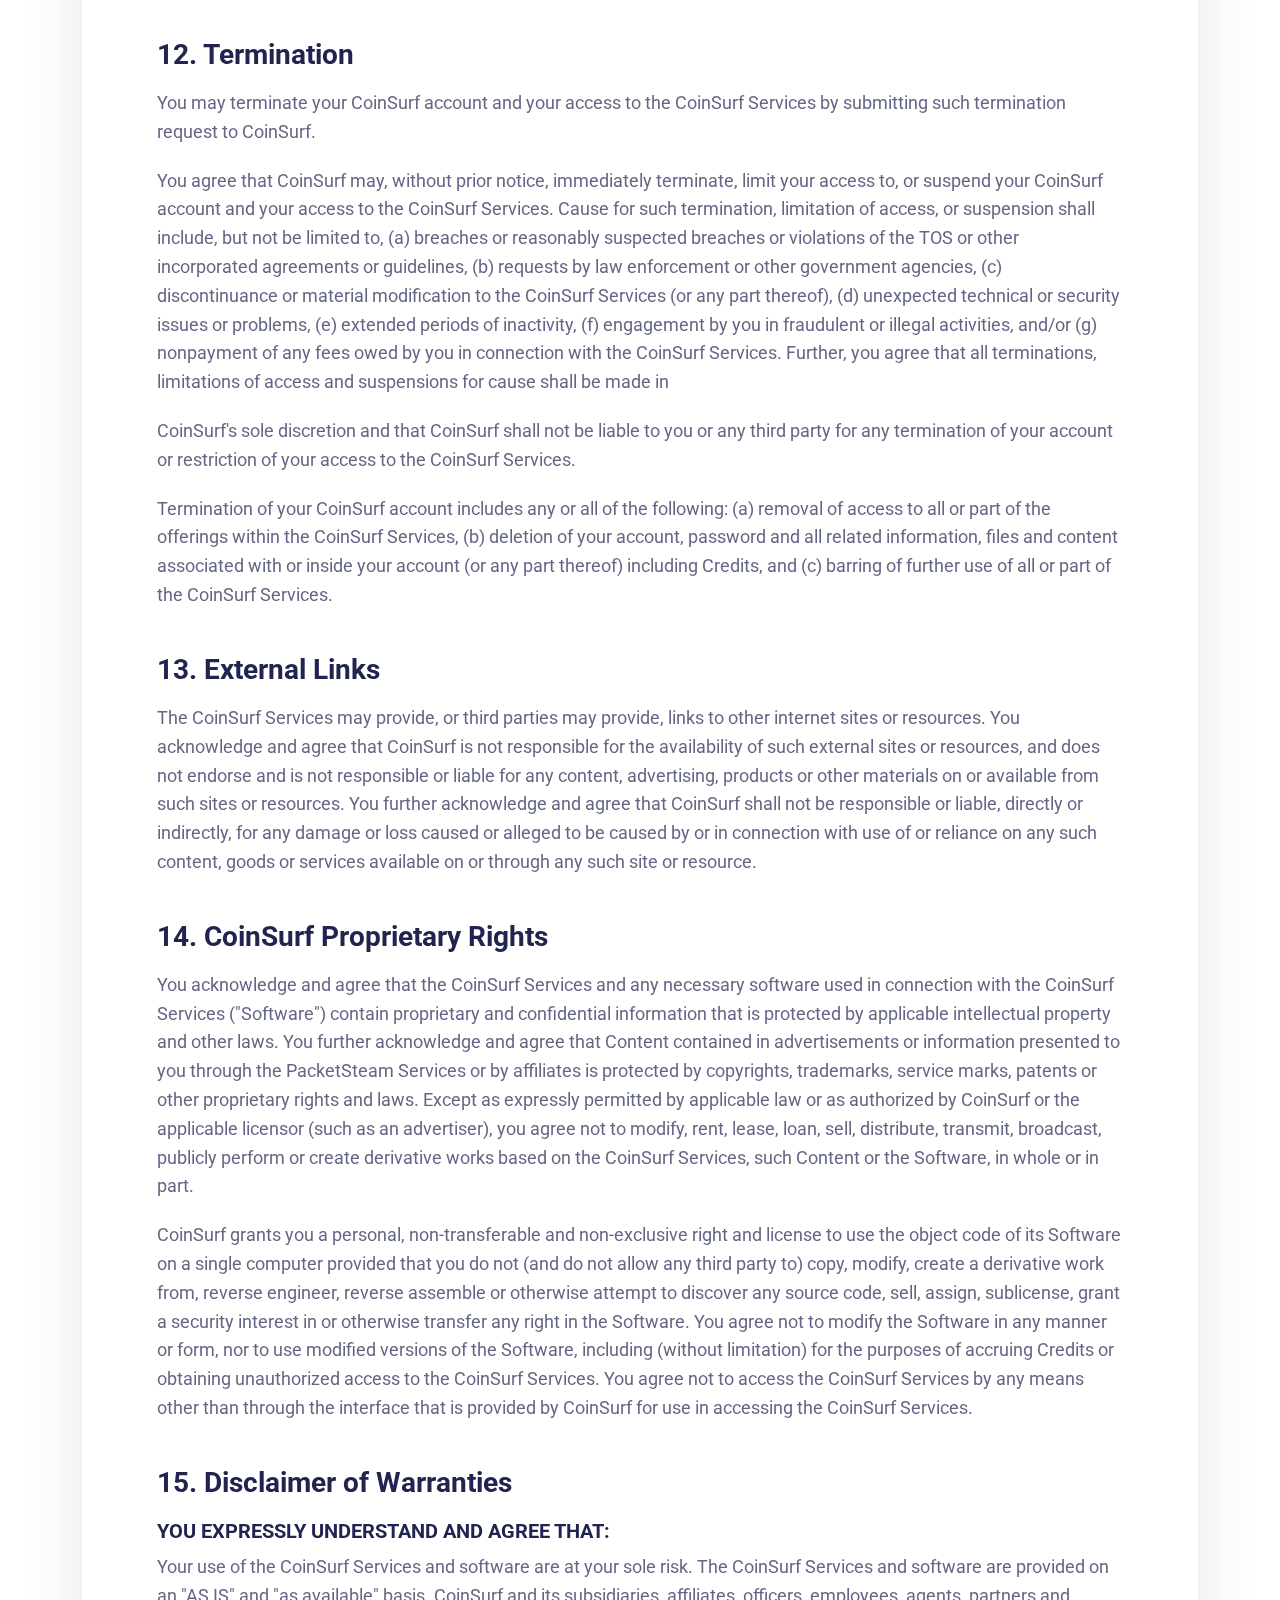
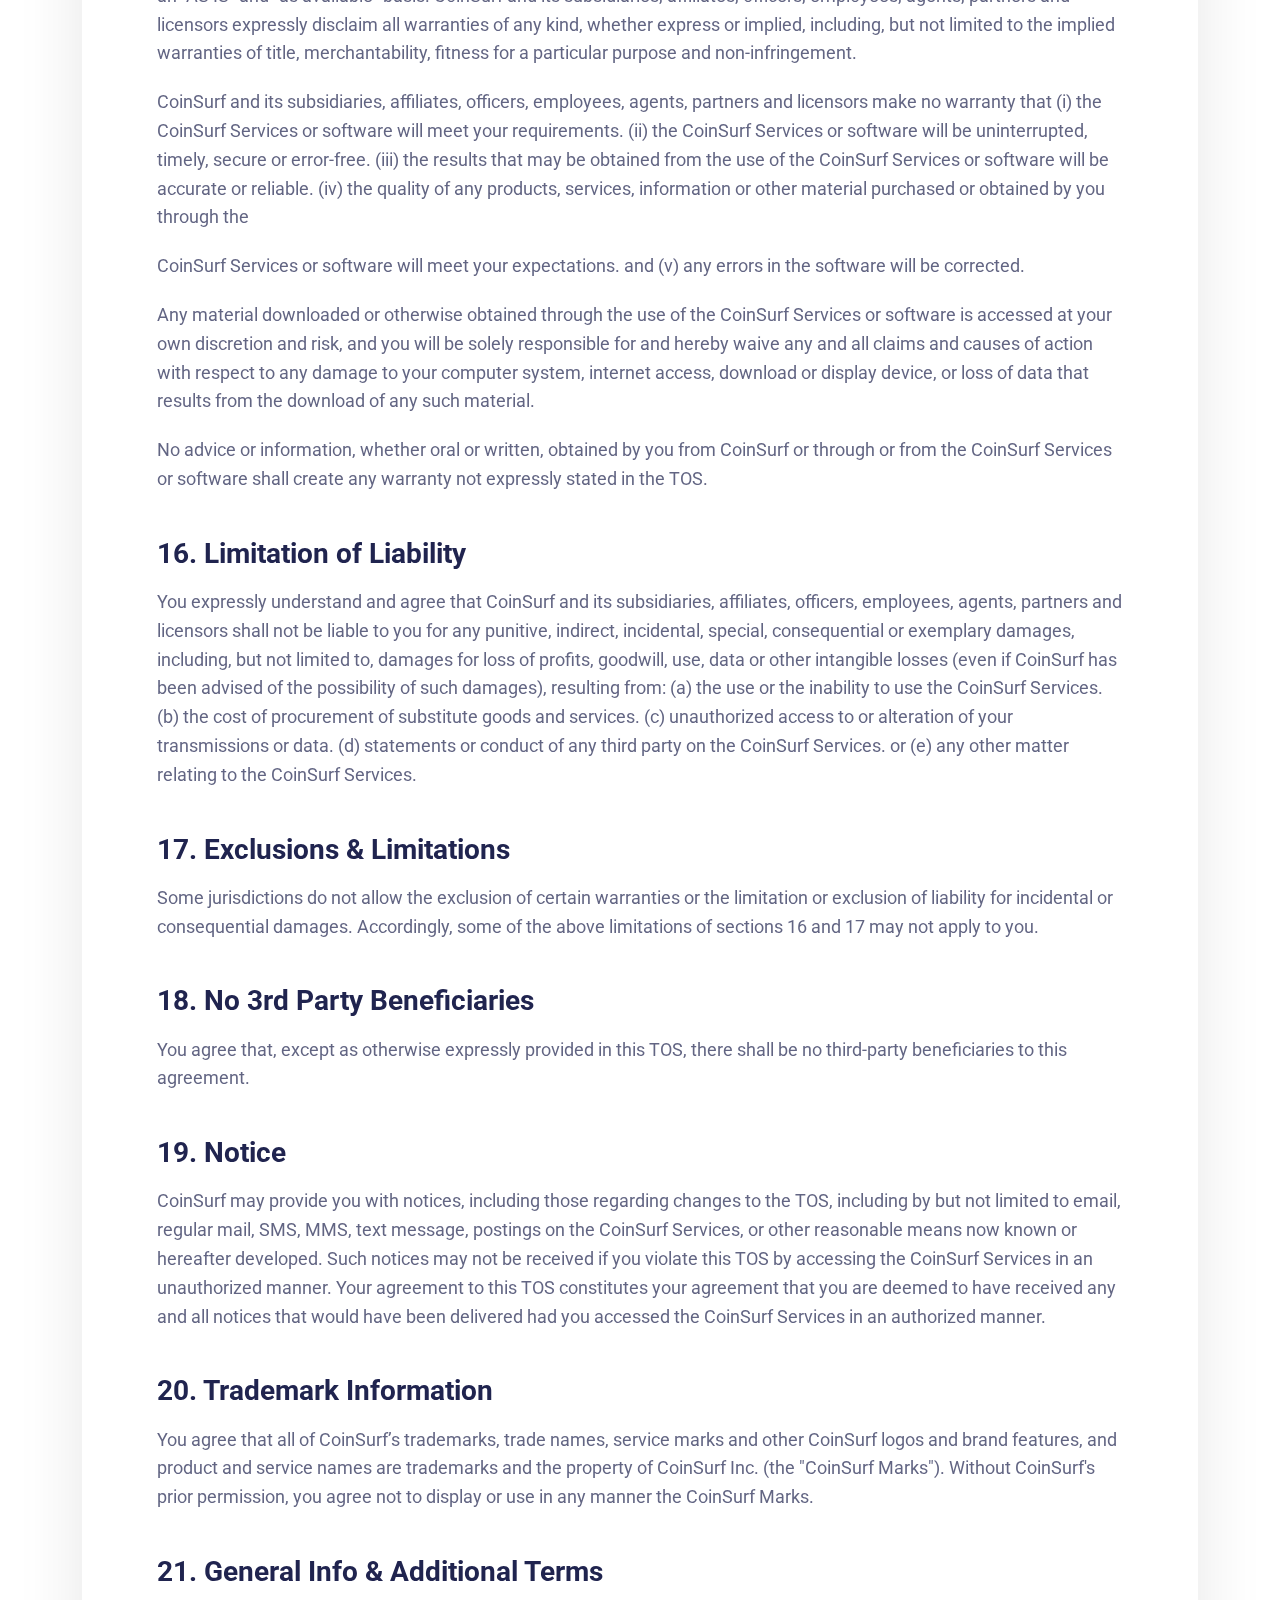
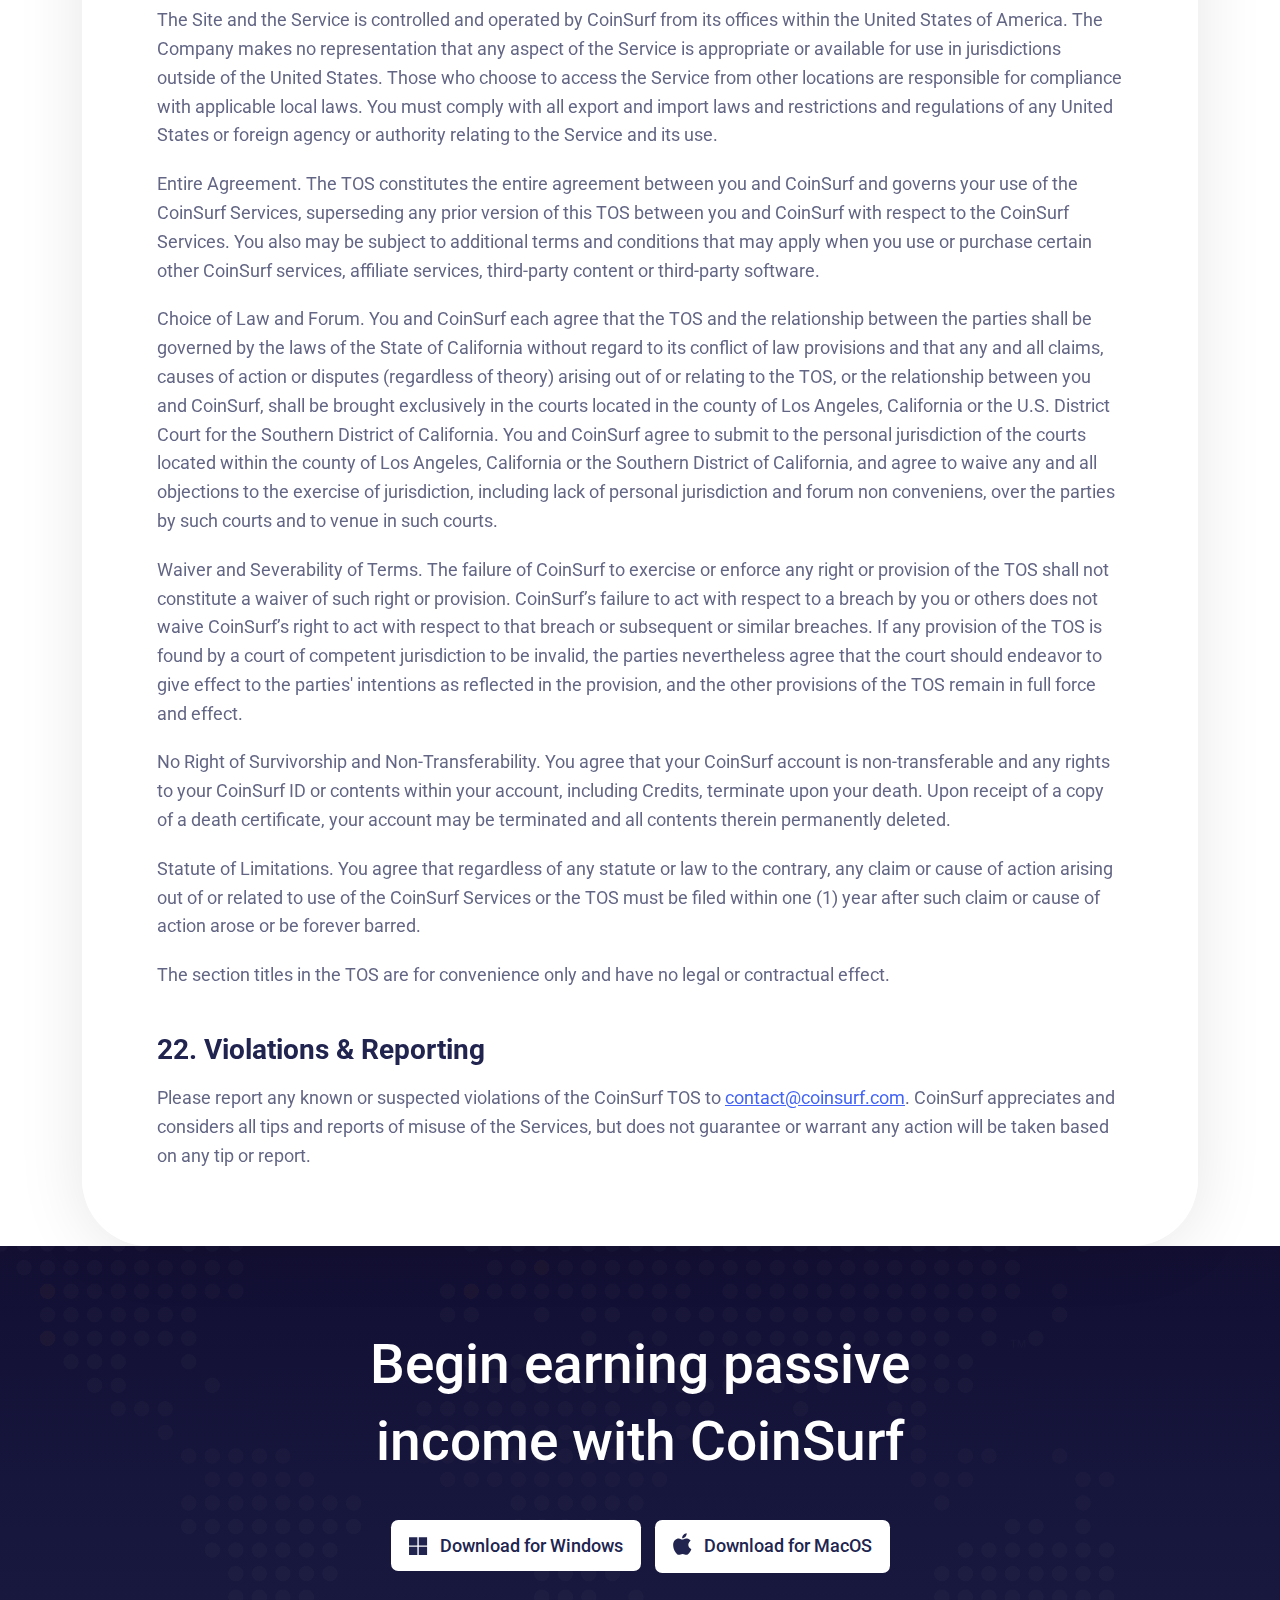
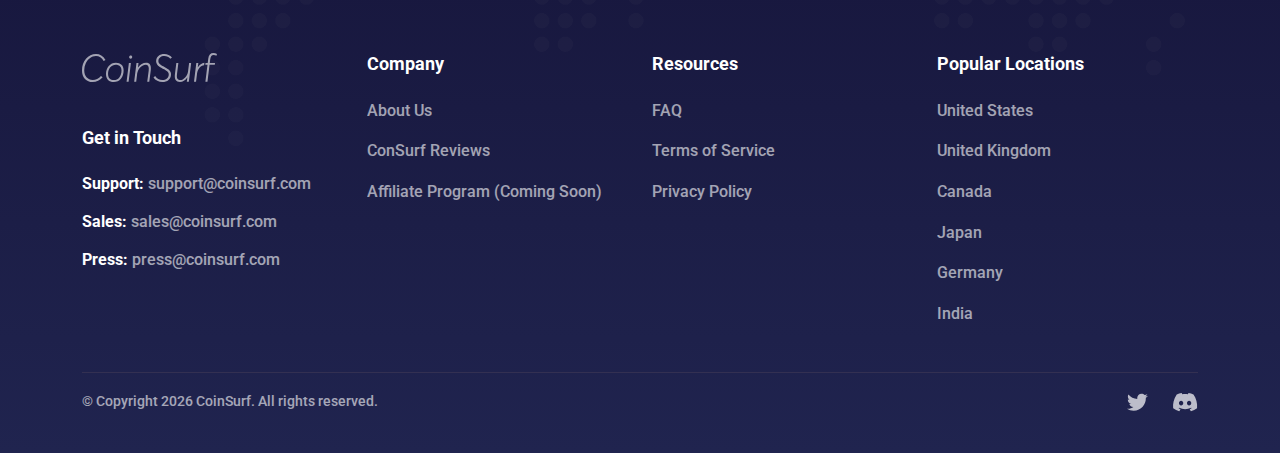
<file: tos.html>
<!DOCTYPE html>
<html lang="en">
  <head>
    <meta charset="UTF-8" />
    <meta http-equiv="X-UA-Compatible" content="IE=edge" />
    <meta name="viewport" content="width=device-width, initial-scale=1.0" />
    <title>CoinSurf | Terms of Service</title>

    <!-- Favicon -->
    <link rel="apple-touch-icon" sizes="180x180" href="favicon/apple-touch-icon.png" />
    <link rel="icon" type="image/png" sizes="32x32" href="favicon/favicon-32x32.png" />
    <link rel="icon" type="image/png" sizes="16x16" href="favicon/favicon-16x16.png" />
    <link rel="manifest" href="favicon/site.webmanifest" />
    <link rel="mask-icon" href="favicon/safari-pinned-tab.svg" color="#5bbad5" />
    <meta name="msapplication-TileColor" content="#da532c" />
    <meta name="theme-color" content="#ffffff" />

    <!-- Google Fonts -->
    <link rel="preconnect" href="https://fonts.googleapis.com" />
    <link rel="preconnect" href="https://fonts.gstatic.com" crossorigin />
    <link href="https://fonts.googleapis.com/css2?family=Roboto:wght@400;500;700&display=swap" rel="stylesheet" />

    <!-- CSS only -->
    <link rel="stylesheet" href="css/bootstrap.min.css" />
    <link rel="stylesheet" href="css/pp.css" />

    <!-- Global site tag (gtag.js) - Google Analytics -->
    <script async src="https://www.googletagmanager.com/gtag/js?id=G-V6ZQ5G9GBY"></script>
    <script>
      window.dataLayer = window.dataLayer || [];
      function gtag() {
        dataLayer.push(arguments);
      }
      gtag("js", new Date());
      gtag("config", "G-V6ZQ5G9GBY");
    </script>
  </head>
  <body>
    <div class="bg-main-color">
      <!-- Start Header -->
      <header class="header-pb">
        <nav class="navbar navbar-expand-lg">
          <div class="container">
            <a href="/">
              <svg width="135" height="29" viewBox="0 0 135 29" fill="none" xmlns="http://www.w3.org/2000/svg">
                <path d="M20.6334 24.374C19.3568 25.7735 17.8458 26.9008 16.1003 27.756C14.3548 28.5853 12.5442 29 10.6684 29C7.46397 29 4.8848 27.9763 2.93088 25.929C0.976959 23.8557 0 21.0049 0 17.3767C0 12.9191 1.32866 9.08356 3.98599 5.86997C6.64332 2.63047 9.99104 1.01072 14.0291 1.01072C17.9109 1.01072 21.0763 2.96738 23.5252 6.8807L21.6494 8.12467C19.7215 4.75559 17.1684 3.07105 13.9901 3.07105C11.7235 3.07105 9.67841 3.75782 7.85475 5.13137C6.03109 6.479 4.6373 8.24129 3.67337 10.4182C2.70943 12.5693 2.22747 14.8758 2.22747 17.3378C2.22747 20.2922 2.98298 22.6376 4.49401 24.374C6.03109 26.0844 8.1283 26.9397 10.7856 26.9397C12.2185 26.9397 13.6644 26.6028 15.1233 25.929C16.5823 25.2292 17.8718 24.2574 18.9921 23.0134L20.6334 24.374Z" fill="white" />
                <path d="M33.913 9.75737C36.2577 9.75737 38.1205 10.4312 39.5012 11.7788C40.908 13.1265 41.6115 15.0183 41.6115 17.4544C41.6115 20.7458 40.7127 23.4928 38.915 25.6957C37.1174 27.8986 34.7206 29 31.7246 29C29.3539 29 27.4651 28.3132 26.0583 26.9397C24.6775 25.5402 23.9871 23.5965 23.9871 21.1086C23.9871 17.9727 24.8989 15.3034 26.7226 13.1005C28.5463 10.8718 30.9431 9.75737 33.913 9.75737ZM33.8349 11.6622C31.5944 11.6622 29.7316 12.5563 28.2467 14.3445C26.7877 16.1327 26.0583 18.3226 26.0583 20.9142C26.0583 22.832 26.5663 24.3481 27.5823 25.4625C28.6244 26.5509 30.0182 27.0952 31.7637 27.0952C34.0303 27.0952 35.88 26.2011 37.3128 24.4129C38.7718 22.6247 39.5012 20.3441 39.5012 17.571C39.5012 15.6273 38.9802 14.1631 37.9381 13.1783C36.896 12.1676 35.5283 11.6622 33.8349 11.6622Z" fill="white" />
                <path d="M47.5844 3.07105C47.897 2.76005 48.2747 2.60456 48.7176 2.60456C49.1605 2.60456 49.5252 2.7471 49.8118 3.03217C50.0984 3.31725 50.2417 3.68007 50.2417 4.12064C50.2417 4.56122 50.0854 4.937 49.7727 5.24799C49.4862 5.55898 49.1084 5.71448 48.6395 5.71448C48.2226 5.71448 47.8709 5.57194 47.5844 5.28686C47.2978 5.00179 47.1545 4.63896 47.1545 4.19839C47.1545 3.7319 47.2978 3.35612 47.5844 3.07105ZM46.8809 9.95174H48.913L46.6074 28.8056H44.5753L46.8809 9.95174Z" fill="white" />
                <path d="M64.0544 9.75737C67.8841 9.75737 69.4472 12.3231 68.7438 17.4544L67.2588 28.8056H65.2267L66.7117 17.571C67.2327 13.6318 66.1776 11.6622 63.5464 11.6622C61.8269 11.6622 60.1205 12.5174 58.4271 14.2279C56.7337 15.9383 55.6656 17.9857 55.2227 20.37L54.2066 28.8056H52.1746L54.4802 9.95174H56.5123L55.9652 14.5777H56.0042C57.0463 13.0746 58.2838 11.8954 59.7167 11.0402C61.1496 10.185 62.5955 9.75737 64.0544 9.75737Z" fill="white" />
                <path d="M81.7889 13.6059C81.9453 13.6836 82.1797 13.8132 82.4924 13.9946C83.4042 14.487 84.0816 14.8758 84.5244 15.1609C84.9673 15.42 85.5274 15.7958 86.2048 16.2882C86.9082 16.7806 87.4162 17.2341 87.7289 17.6488C88.0675 18.0634 88.3671 18.5818 88.6277 19.2038C88.8882 19.8257 89.0184 20.4736 89.0184 21.1475C89.0184 23.5576 88.1978 25.4754 86.5565 26.9008C84.9413 28.3003 82.8571 29 80.304 29C78.5585 29 76.8911 28.6113 75.3019 27.8338C73.7128 27.0563 72.4362 25.9549 71.4723 24.5295L73.1526 23.0134C73.9603 24.3092 74.9893 25.294 76.2398 25.9678C77.4903 26.6157 78.819 26.9397 80.2258 26.9397C82.1276 26.9397 83.6908 26.4343 84.9152 25.4236C86.1397 24.387 86.7519 23.0393 86.7519 21.3807C86.7519 20.7846 86.6216 20.2404 86.3611 19.748C86.1006 19.2297 85.6968 18.7632 85.1497 18.3485C84.6286 17.908 84.0946 17.5192 83.5475 17.1823C83.0004 16.8454 82.31 16.4567 81.4763 16.0161C81.1898 15.8606 80.9683 15.744 80.812 15.6662C79.822 15.122 79.1577 14.7592 78.819 14.5777C78.5064 14.3704 77.9462 13.9817 77.1386 13.4115C76.3571 12.8414 75.81 12.349 75.4973 11.9343C75.1847 11.5197 74.8721 10.9884 74.5595 10.3405C74.2729 9.66667 74.1296 8.95398 74.1296 8.20241C74.1296 6.05139 74.8981 4.31501 76.4352 2.9933C77.9983 1.67158 80.0044 1.01072 82.4533 1.01072C83.8601 1.01072 85.2279 1.30876 86.5565 1.90483C87.9112 2.50089 89.0445 3.33021 89.9563 4.39276L88.315 5.86997C86.804 4.00402 84.798 3.07105 82.297 3.07105C80.6036 3.07105 79.1837 3.52458 78.0374 4.43164C76.9172 5.3387 76.3701 6.50492 76.3961 7.9303C76.3961 8.5782 76.5134 9.17426 76.7478 9.7185C77.0084 10.2368 77.4512 10.7422 78.0765 11.2346C78.7018 11.727 79.2228 12.1157 79.6396 12.4008C80.0825 12.66 80.799 13.0617 81.7889 13.6059Z" fill="white" />
                <path d="M107.107 9.95174H109.139L106.833 28.8056H104.801L105.348 24.4129H105.231C104.319 25.8123 103.225 26.9267 101.948 27.756C100.672 28.5853 99.343 29 97.9622 29C93.9762 29 92.2959 26.4473 92.9211 21.3418L94.3279 9.95174H96.36L94.9923 21.2252C94.7057 23.4021 94.862 24.9312 95.4612 25.8123C96.0865 26.6676 97.0764 27.0952 98.4312 27.0952C100.046 27.0952 101.623 26.2399 103.16 24.5295C104.723 22.819 105.687 20.7976 106.051 18.4651L107.107 9.95174Z" fill="white" />
                <path d="M115.909 14.3056C117.55 11.7659 119.725 10.2498 122.435 9.75737L122.122 12.1676C120.325 12.349 118.787 13.1783 117.511 14.6555C116.26 16.1068 115.453 17.9727 115.088 20.2534L114.033 28.8056H112.001L114.306 9.95174H116.339L115.791 14.3056H115.909Z" fill="white" />
                <path d="M134.414 2.8378C133.632 2.21582 132.668 1.90483 131.522 1.90483C129.672 1.90483 128.578 3.31725 128.239 6.14209L127.771 9.95174H133.007L132.812 11.7399H127.536L125.465 28.8056H123.394L125.504 11.7399H123.316L123.511 9.95174H125.738L126.246 5.71448C126.689 1.90483 128.383 0 131.327 0C132.76 0 133.984 0.336908 135 1.01072L134.414 2.8378Z" fill="white" />
              </svg>
            </a>
            <div class="collapse navbar-collapse" id="navbarSupportedContent">
              <ul class="navbar-nav ms-auto mb-2 mb-lg-0">
                <li class="nav-item">
                  <a class="nav-link" aria-current="page" href="/">Home</a>
                </li>
                <li class="nav-item">
                  <a class="nav-link" href="/download.html">Download</a>
                </li>
                <li class="nav-item">
                  <a class="nav-link about-us-link" href="/about-us.html">About us</a>
                </li>
                <li class="nav-item">
                  <a class="nav-link signup-link" href="/signup-windows.html">Sign Up</a>
                </li>
                <li class="nav-item">
                  <a class="nav-link login-link" href="/login.html">Log in</a>
                </li>
              </ul>
            </div>
            <div class="d-flex align-items-center">
              <button class="menu-toggle m-2 d-lg-none" type="button" data-bs-toggle="collapse" data-bs-target="#navbarSupportedContent" aria-controls="navbarSupportedContent" aria-expanded="false" aria-label="Toggle navigation"></button>
            </div>
          </div>
        </nav>
      </header>
      <!-- End Header -->
    </div>

    <!-- Start Terms of Service -->
    <div class="pp">
      <div class="container">
        <h1 class="title text-center text-white mb-4 mb-lg-5">CoinSurf Terms of Service</h1>
        <div class="pp-content">
          <div class="topic">
            <p>User Agreement (Read Carefully – These Terms Limit Our Liability)</p>
            <p>Please note that the CoinSurf User Agreement and Privacy Policy are also collectively referred to as CoinSurf’s "Terms of Service" or TOS</p>
            <p>Date of Last Revision: July 17, 2022</p>
          </div>

          <div class="topic">
            <h3 class="font-weight-bold">1. Acceptance of Terms</h3>
            <p class="text-uppercase">PLEASE READ THIS USER AGREEMENT ("AGREEMENT") CAREFULLY BEFORE USING THE SERVICES OFFERED BY CoinSurf AS IT CONTAINS IMPORTANT INFORMATION REGARDING YOUR LEGAL RIGHTS, REMEDIES AND OBLIGATIONS. BY CHECKING THE BOX MARKED "I AGREE TO THE CoinSurf TERMS OF SERVICE" AND CLICKING THE "REGISTER" BUTTON, YOU AGREE TO BECOME BOUND BY THE TERMS AND CONDITIONS OF THIS AGREEMENT. THE COMPANY'S ACCEPTANCE IS EXPRESSLY CONDITIONED UPON YOUR ASSENT TO ALL THE TERMS AND CONDITIONS OF THIS AGREEMENT, TO THE EXCLUSION OF ALL OTHER TERMS. IF THESE TERMS AND CONDITIONS ARE CONSIDERED AN OFFER BY COMPANY, ACCEPTANCE IS EXPRESSLY LIMITED TO THESE TERMS.</p>
          </div>

          <div class="topic">
            <h3 class="font-weight-bold">2. Description of CoinSurf Services</h3>
            <p>Welcome to CoinSurf, where we provide a service that allows users to help provide a private peer-to-peer network while earning credits that can be redeemed for value. After registering, CoinSurf users (“Users”) download and install software, a graphical user interface called an Application (“the Application”), which modifies their network sharing. The services provided by CoinSurf and its subsidiaries (“the Services”) may include selling bandwidth, which are a necessary part of the Services. The Services may also include certain communications from CoinSurf, such as announcements, administrative messages and other communications, and these communications are considered part of CoinSurf membership and you will not be able to opt out of receiving them. Unless explicitly stated otherwise, any new features that augment or enhance the current CoinSurf Services, including the release of new versions of the CoinSurf Application, shall be subject to the User Agreement. You understand and agree that the CoinSurf Application is provided "AS-IS" and that CoinSurf assumes no responsibility for the interaction with, deletion, mis-delivery or failure to store any user information or personalization settings. You are responsible for obtaining access to the CoinSurf Services, and that access may involve third-party fees (such as Internet service provider or airtime charges). You are responsible for those fees, including those fees associated with the display or delivery of advertisements. In addition, you must provide and are responsible for all equipment necessary to access the CoinSurf Services.</p>
          </div>

          <div class="topic">
            <h3 class="font-weight-bold">3. The Application</h3>
            <p>The Application includes various features and content that is offered and delivered to you by CoinSurf and its affiliates. It customizes your network settings by modifying the system settings on your computer. The Application incorporates the user to be a part of the CoinSurf Network, and calculates the credits you earn using a proprietary algorithm. Credits, if verified by CoinSurf, may be redeemed for value.</p>
            <p>CoinSurf is committed to protecting your privacy and safety rights while using the Application.</p>
            <p>CoinSurf does not collect any personal information from you other than as described in the TOS.</p>
            <p>CoinSurf maintains the following privacy practices:</p>
            <ul>
              <li>No Spyware Policy - the Application does NOT collect or transmit Personally Identifiable Information and does not monitor your personal use of the Application other than for the calculation of Credits. Personally Identifiable Information means information that would identify you personally. The Application sends unidentifiable and non-personal statistical data to enable quality assurance and improve support processes. Such non-personal data includes unidentifiable and general usage of the Application (for example statistical usage data can be sent if you open or close the Application but not personal information you may share via the Application) but does not include Personally Identifiable Information, other than as specifically described herein.</li>
              <li>Unobtrusive - the Application does not enable other software applications to access data stored on your computer's hard drive or in your personal online accounts. The Application does not change your web search preferences. Accepting third party offers is not required in order to use the Application.</li>
              <li>Easy uninstall - you can easily uninstall the Application at any time by using standard uninstall processes as may be available as part of your operating system, your internet browser or similar software uninstall options (for example: add/remove programs in Windows, Application removal in Firefox, etc.).</li>
              <li>Easy deactivation - you can easily deactivate your Application at any time by using the standard deactivation features available in your internet browser (for example: by clicking the "View" menu in your browser selecting the name of the Application and then clicking on it).</li>
              <li>Control - You have some control over certain features of the Application and can modify your preferences at any time (including the components and features you have added to the Application), from the Options dialog box of the Application.</li>
              <li>Report - The security of your personal information is important to us. We follow generally accepted industry standards to protect the personal information submitted to us, both during transmission and once we receive it. No method of transmission over the Internet, or method of electronic storage, is 100% secure, however. Therefore, while we strive to use commercially acceptable means to protect your personal information, we cannot guarantee its absolute security. If you have a reason to believe that your rights have been infringed upon while using the Application, please contact CoinSurf via email at <a href="mailto:contact@coinsurf.com" class="coin-link">contact@coinsurf.com</a>. Once your email is received, CoinSurf will review it to ensure that the privacy practices provided herein are enforced.</li>
            </ul>
          </div>

          <div class="topic">
            <h3 class="font-weight-bold">4. Registration</h3>
            <p>In consideration of your use of the CoinSurf Services, you represent that you are of legal age to form a binding contract and are not a person barred from receiving the CoinSurf Services under the laws of the United States or other applicable jurisdiction. You also agree to: (a) provide true, accurate, current and complete information about yourself as prompted by the CoinSurf Service's registration form (the "Registration Data") and (b) maintain and promptly update the Registration Data to keep it true, accurate, current and complete. If you provide any information that is untrue, inaccurate, not current or incomplete, or CoinSurf has reasonable grounds to suspect that such information is untrue, inaccurate, not current or incomplete, CoinSurf has the right to suspend or terminate your account, refuse any and all current or future use of the CoinSurf Services (or any portion thereof), and invalidate any Credits associated with your account. CoinSurf is concerned about the safety and privacy of all its users, particularly children. For this reason, minors under the age of 18 are not eligible to register and access the CoinSurf Services.</p>
          </div>

          <div class="topic">
            <h3 class="font-weight-bold">5. Privacy Policy</h3>
            <p>Registration Data and certain other information about you are subject to our applicable privacy policy. For more information, see the full CoinSurf Privacy Policy at: <a href="https://coinsurf.com/privacy" class="coin-link">https://coinsurf.com/privacy</a></p>
            <p>You understand that through your use of the CoinSurf Services you consent to the collection and use (as set forth in the applicable privacy policy) of this information, including the transfer of this information within the United States and/or other countries for storage, processing and use by CoinSurf and its affiliates.</p>
          </div>

          <div class="topic">
            <h3 class="font-weight-bold">6. Account, Password & Security</h3>
            <p>You will receive an account designation upon completing Service's registration process. You are responsible for maintaining the confidentiality of the password and account and are fully responsible for all activities that occur under your password or account. You agree to (a) immediately notify CoinSurf of any unauthorized use of your password or account or any other breach of security, and (b) ensure that you exit from your account at the end of each session. CoinSurf cannot and will not be liable for any loss or damage arising from your failure to comply with this Section 6.</p>
          </div>

          <div class="topic">
            <h3 class="font-weight-bold">7. Conduct by Users Prohibited Conduct</h3>
            <p>In consideration for continued access to the CoinSurf Services, you agree to adhere to the terms governing member conduct as written here in Section 7 of the User Agreement. You understand that your account and any Credits you have earned can be terminated or suspended at the sole discretion of CoinSurf if CoinSurf reasonably believes you have violated the terms of member conduct in any way. You understand that the CoinSurf Services and software embedded within the CoinSurf Services may include security components that monitor the use and conduct of Users. You may not attempt to override or circumvent any of the security measures, monitoring measures, or usage rules embedded into the CoinSurf Services. Any unauthorized modification of any kind of the software provided by the CoinSurf Services, in whole or in part, is strictly prohibited.</p>
            <p>You understand that all information, data, text, software, music, sound, photographs, graphics, video, messages, tags, or other materials ("Content"), whether publicly posted or privately transmitted, are the sole responsibility of the person from whom such Content originated. CoinSurf does not control the advertising Content posted via the CoinSurf Services and, as such, does not guarantee the accuracy, integrity or quality of such Content. You understand that by using the CoinSurf Services, you may be exposed to Content that is offensive, indecent or objectionable. Under no circumstances will</p>

            <p>CoinSurf be liable in any way for any Content, including, but not limited to, any errors or omissions in any Content, or any loss or damage of any kind incurred as a result of the use of any Content posted, emailed, transmitted or otherwise made available via the CoinSurf Services.</p>
          </div>

          <div class="topic">
            <h3 class="font-weight-bold">When using the CoinSurf Services, you agree not to:</h3>
            <ul>
              <li>cheat, defraud, game, mislead, misinform, trick, or deceive CoinSurf in any way in order to accrue Credits or for any other reason.</li>
              <li>deploy, distribute, disseminate, design, or use computer programs including algorithms, scripts, codes, bots, viruses, or trojans for the purpose of simulating human use of any browser with an installed CoinSurf Application or defrauding CoinSurf in any way.</li>
              <li>attempt to fraudulently manipulate your accrual, retention, balance, or redemption of CoinSurf Credits.</li>
              <li>impersonate any person or entity, including, but not limited to, a CoinSurf official, forum leader, guide or host, or falsely state or otherwise misrepresent your affiliation with a person or entity.</li>
              <li>forge headers or otherwise manipulate identifiers in order to disguise the origin of any Content transmitted through the CoinSurf Service.</li>
              <li>upload, post, email, transmit or otherwise make available any Content that you do not have a right to make available under any law or under contractual or fiduciary relationships (such as inside information, proprietary and confidential information learned or disclosed as part of employment relationships or under nondisclosure agreements).</li>
              <li>upload, post, email, transmit or otherwise make available any Content that infringes any patent, trademark, trade secret, copyright or other proprietary rights ("Rights") of any party.</li>
              <li>upload, post, email, transmit or otherwise make available any unsolicited or unauthorized advertising, promotional materials, "junk mail," "spam," "chain letters," "pyramid schemes," or any other form of solicitation.</li>
              <li>upload, post, email, transmit or otherwise make available any material that contains software viruses or any other computer code, files or programs designed to interrupt, destroy or limit the functionality of any computer software or hardware or telecommunications equipment.</li>
              <li>interfere with or disrupt the CoinSurf Services or servers or networks connected to the CoinSurf Services, or disobey any requirements, procedures, policies or regulations of networks connected to the CoinSurf Services, including using any device, software or routine to bypass our robot exclusion headers.</li>
              <li>intentionally or unintentionally violate any applicable local, state, national or international law, including, but not limited to, regulations promulgated by the U.S. Securities and Exchange Commission, any rules of any national or other securities exchange, including, without limitation, the New York Stock Exchange, the American Stock Exchange or the NASDAQ, and any regulations having the force of law.</li>
              <li>"stalk" or otherwise harass another and/or</li>
              <li>collect or store personal data about other users in connection with the prohibited conduct and activities set forth in paragraphs 1 through 13 above.</li>
            </ul>
            <p>You acknowledge that CoinSurf may or may not pre-screen Content, but that CoinSurf and its designees shall have the right (but not the obligation) in their sole discretion to pre-screen, refuse, or remove any Content that is available via the CoinSurf Services. Without limiting the foregoing, CoinSurf and its designees shall have the right to remove any Content that violates the TOS or is otherwise objectionable.</p>
            <p>You agree that you must evaluate, and bear all risks associated with, the use of any Content, including any reliance on the accuracy, completeness, or usefulness of such Content. In this regard, you acknowledge that you may not rely on any Content created by CoinSurf or submitted to CoinSurf, including without limitation information in CoinSurf Message Boards and in all other parts of the CoinSurf Services.</p>
            <p>You acknowledge, consent and agree that CoinSurf may access, preserve and disclose your account information and Content if required to do so by law or in a good faith belief that such access preservation or disclosure is reasonably necessary to: (i) comply with legal process. (ii) enforce the TOS. (iii) respond to claims that any Content violates the rights of third parties. (iv) respond to your requests for customer service. (v) protect the rights, property or personal safety of CoinSurf, its users and the public.</p>
          </div>

          <div class="topic">
            <h3 class="font-weight-bold">8. Indemnity</h3>
            <p>You agree to indemnify and hold CoinSurf and its subsidiaries, affiliates, officers, agents, employees, partners and licensors harmless from any claim or demand, including reasonable attorneys' fees, made by any third party due to or arising out of your use of the CoinSurf Services, your connection to the CoinSurf Services, your violation of the TOS, or your violation of any rights of another.</p>
          </div>

          <div class="topic">
            <h3 class="font-weight-bold">9. No Commercial Re-Use or Reproduction of CoinSurf Services</h3>
            <p>You agree not to reproduce, duplicate, copy, sell, trade, resell or exploit for any commercial purposes, any portion or use of, or access to, the CoinSurf Services (including the Application, advertisements, other software, or your CoinSurf account information or password).</p>
          </div>

          <div class="topic">
            <h3>10. Our Policy RE Use, Storage, and Account Management</h3>
            <p>You acknowledge that CoinSurf may establish general practices and limits concerning use of the CoinSurf Services, including without limitation the maximum number of days that account information, including accrued Credits, will be retained by the CoinSurf Services, the maximum disk space that will be allotted on CoinSurf's servers on your behalf, and the maximum number of times (and the maximum duration for which) you may access the CoinSurf Services in a given period of time. You agree that CoinSurf has no responsibility or liability for the deletion or failure to store any messages and other communications or other Content maintained or transmitted by the CoinSurf Services. You acknowledge that CoinSurf reserves the right to log off accounts that are inactive for an extended period of time. You further acknowledge that CoinSurf reserves the right to modify these general practices and limits from time to time.</p>
          </div>

          <div class="topic">
            <h3 class="font-weight-bold">11. Modification of Services</h3>
            <p>CoinSurf reserves the right at any time and from time to time to modify or discontinue, temporarily or permanently, the CoinSurf Services (or any part thereof) with or without notice. You agree that CoinSurf shall not be liable to you or to any third party for any modification, suspension or discontinuance of the CoinSurf Services (or any part thereof), including Credit redemption and credit value.</p>
          </div>
          <div class="topic">
            <h3 class="font-weight-bold">12. Termination</h3>
            <p>You may terminate your CoinSurf account and your access to the CoinSurf Services by submitting such termination request to CoinSurf.</p>
            <p>You agree that CoinSurf may, without prior notice, immediately terminate, limit your access to, or suspend your CoinSurf account and your access to the CoinSurf Services. Cause for such termination, limitation of access, or suspension shall include, but not be limited to, (a) breaches or reasonably suspected breaches or violations of the TOS or other incorporated agreements or guidelines, (b) requests by law enforcement or other government agencies, (c) discontinuance or material modification to the CoinSurf Services (or any part thereof), (d) unexpected technical or security issues or problems, (e) extended periods of inactivity, (f) engagement by you in fraudulent or illegal activities, and/or (g) nonpayment of any fees owed by you in connection with the CoinSurf Services. Further, you agree that all terminations, limitations of access and suspensions for cause shall be made in</p>
            <p>CoinSurf's sole discretion and that CoinSurf shall not be liable to you or any third party for any termination of your account or restriction of your access to the CoinSurf Services.</p>
            <p>Termination of your CoinSurf account includes any or all of the following: (a) removal of access to all or part of the offerings within the CoinSurf Services, (b) deletion of your account, password and all related information, files and content associated with or inside your account (or any part thereof) including Credits, and (c) barring of further use of all or part of the CoinSurf Services.</p>
          </div>
          <div class="topic">
            <h3 class="font-weight-bold">13. External Links</h3>
            <p>The CoinSurf Services may provide, or third parties may provide, links to other internet sites or resources. You acknowledge and agree that CoinSurf is not responsible for the availability of such external sites or resources, and does not endorse and is not responsible or liable for any content, advertising, products or other materials on or available from such sites or resources. You further acknowledge and agree that CoinSurf shall not be responsible or liable, directly or indirectly, for any damage or loss caused or alleged to be caused by or in connection with use of or reliance on any such content, goods or services available on or through any such site or resource.</p>
          </div>
          <div class="topic">
            <h3 class="font-weight-bold">14. CoinSurf Proprietary Rights</h3>
            <p>You acknowledge and agree that the CoinSurf Services and any necessary software used in connection with the CoinSurf Services ("Software") contain proprietary and confidential information that is protected by applicable intellectual property and other laws. You further acknowledge and agree that Content contained in advertisements or information presented to you through the PacketSteam Services or by affiliates is protected by copyrights, trademarks, service marks, patents or other proprietary rights and laws. Except as expressly permitted by applicable law or as authorized by CoinSurf or the applicable licensor (such as an advertiser), you agree not to modify, rent, lease, loan, sell, distribute, transmit, broadcast, publicly perform or create derivative works based on the CoinSurf Services, such Content or the Software, in whole or in part.</p>
            <p>CoinSurf grants you a personal, non-transferable and non-exclusive right and license to use the object code of its Software on a single computer provided that you do not (and do not allow any third party to) copy, modify, create a derivative work from, reverse engineer, reverse assemble or otherwise attempt to discover any source code, sell, assign, sublicense, grant a security interest in or otherwise transfer any right in the Software. You agree not to modify the Software in any manner or form, nor to use modified versions of the Software, including (without limitation) for the purposes of accruing Credits or obtaining unauthorized access to the CoinSurf Services. You agree not to access the CoinSurf Services by any means other than through the interface that is provided by CoinSurf for use in accessing the CoinSurf Services.</p>
          </div>
          <div class="topic">
            <h3 class="font-weight-bold">15. Disclaimer of Warranties</h3>
            <h5>YOU EXPRESSLY UNDERSTAND AND AGREE THAT:</h5>
            <p>Your use of the CoinSurf Services and software are at your sole risk. The CoinSurf Services and software are provided on an "AS IS" and "as available" basis. CoinSurf and its subsidiaries, affiliates, officers, employees, agents, partners and licensors expressly disclaim all warranties of any kind, whether express or implied, including, but not limited to the implied warranties of title, merchantability, fitness for a particular purpose and non-infringement.</p>
            <p>CoinSurf and its subsidiaries, affiliates, officers, employees, agents, partners and licensors make no warranty that (i) the CoinSurf Services or software will meet your requirements. (ii) the CoinSurf Services or software will be uninterrupted, timely, secure or error-free. (iii) the results that may be obtained from the use of the CoinSurf Services or software will be accurate or reliable. (iv) the quality of any products, services, information or other material purchased or obtained by you through the</p>
            <p>CoinSurf Services or software will meet your expectations. and (v) any errors in the software will be corrected.</p>
            <p>Any material downloaded or otherwise obtained through the use of the CoinSurf Services or software is accessed at your own discretion and risk, and you will be solely responsible for and hereby waive any and all claims and causes of action with respect to any damage to your computer system, internet access, download or display device, or loss of data that results from the download of any such material.</p>
            <p>No advice or information, whether oral or written, obtained by you from CoinSurf or through or from the CoinSurf Services or software shall create any warranty not expressly stated in the TOS.</p>
          </div>
          <div class="topic">
            <h3 class="font-weight-bold">16. Limitation of Liability</h3>
            <p>You expressly understand and agree that CoinSurf and its subsidiaries, affiliates, officers, employees, agents, partners and licensors shall not be liable to you for any punitive, indirect, incidental, special, consequential or exemplary damages, including, but not limited to, damages for loss of profits, goodwill, use, data or other intangible losses (even if CoinSurf has been advised of the possibility of such damages), resulting from: (a) the use or the inability to use the CoinSurf Services. (b) the cost of procurement of substitute goods and services. (c) unauthorized access to or alteration of your transmissions or data. (d) statements or conduct of any third party on the CoinSurf Services. or (e) any other matter relating to the CoinSurf Services.</p>
          </div>
          <div class="topic">
            <h3 class="font-weight-bold">17. Exclusions & Limitations</h3>
            <p>Some jurisdictions do not allow the exclusion of certain warranties or the limitation or exclusion of liability for incidental or consequential damages. Accordingly, some of the above limitations of sections 16 and 17 may not apply to you.</p>
          </div>
          <div class="topic">
            <h3 class="font-weight-bold">18. No 3rd Party Beneficiaries</h3>
            <p>You agree that, except as otherwise expressly provided in this TOS, there shall be no third-party beneficiaries to this agreement.</p>
          </div>
          <div class="topic">
            <h3 class="font-weight-bold">19. Notice</h3>
            <p>CoinSurf may provide you with notices, including those regarding changes to the TOS, including by but not limited to email, regular mail, SMS, MMS, text message, postings on the CoinSurf Services, or other reasonable means now known or hereafter developed. Such notices may not be received if you violate this TOS by accessing the CoinSurf Services in an unauthorized manner. Your agreement to this TOS constitutes your agreement that you are deemed to have received any and all notices that would have been delivered had you accessed the CoinSurf Services in an authorized manner.</p>
          </div>
          <div class="topic">
            <h3 class="font-weight-bold">20. Trademark Information</h3>
            <p>You agree that all of CoinSurf’s trademarks, trade names, service marks and other CoinSurf logos and brand features, and product and service names are trademarks and the property of CoinSurf Inc. (the "CoinSurf Marks"). Without CoinSurf's prior permission, you agree not to display or use in any manner the CoinSurf Marks.</p>
          </div>
          <div class="topic">
            <h3 class="font-weight-bold">21. General Info & Additional Terms</h3>
            <p>The Site and the Service is controlled and operated by CoinSurf from its offices within the United States of America. The Company makes no representation that any aspect of the Service is appropriate or available for use in jurisdictions outside of the United States. Those who choose to access the Service from other locations are responsible for compliance with applicable local laws. You must comply with all export and import laws and restrictions and regulations of any United States or foreign agency or authority relating to the Service and its use.</p>
            <p>Entire Agreement. The TOS constitutes the entire agreement between you and CoinSurf and governs your use of the CoinSurf Services, superseding any prior version of this TOS between you and CoinSurf with respect to the CoinSurf Services. You also may be subject to additional terms and conditions that may apply when you use or purchase certain other CoinSurf services, affiliate services, third-party content or third-party software.</p>
            <p>Choice of Law and Forum. You and CoinSurf each agree that the TOS and the relationship between the parties shall be governed by the laws of the State of California without regard to its conflict of law provisions and that any and all claims, causes of action or disputes (regardless of theory) arising out of or relating to the TOS, or the relationship between you and CoinSurf, shall be brought exclusively in the courts located in the county of Los Angeles, California or the U.S. District Court for the Southern District of California. You and CoinSurf agree to submit to the personal jurisdiction of the courts located within the county of Los Angeles, California or the Southern District of California, and agree to waive any and all objections to the exercise of jurisdiction, including lack of personal jurisdiction and forum non conveniens, over the parties by such courts and to venue in such courts.</p>
            <p>Waiver and Severability of Terms. The failure of CoinSurf to exercise or enforce any right or provision of the TOS shall not constitute a waiver of such right or provision. CoinSurf’s failure to act with respect to a breach by you or others does not waive CoinSurf’s right to act with respect to that breach or subsequent or similar breaches. If any provision of the TOS is found by a court of competent jurisdiction to be invalid, the parties nevertheless agree that the court should endeavor to give effect to the parties' intentions as reflected in the provision, and the other provisions of the TOS remain in full force and effect.</p>
            <p>No Right of Survivorship and Non-Transferability. You agree that your CoinSurf account is non-transferable and any rights to your CoinSurf ID or contents within your account, including Credits, terminate upon your death. Upon receipt of a copy of a death certificate, your account may be terminated and all contents therein permanently deleted.</p>
            <p>Statute of Limitations. You agree that regardless of any statute or law to the contrary, any claim or cause of action arising out of or related to use of the CoinSurf Services or the TOS must be filed within one (1) year after such claim or cause of action arose or be forever barred.</p>
            <p>The section titles in the TOS are for convenience only and have no legal or contractual effect.</p>
          </div>
          <div class="topic mb-0">
            <h3 class="font-weight-bold">22. Violations & Reporting</h3>
            <p>Please report any known or suspected violations of the CoinSurf TOS to <a href="mailto:contact@coinsurf.com" class="coin-link">contact@coinsurf.com</a>. CoinSurf appreciates and considers all tips and reports of misuse of the Services, but does not guarantee or warrant any action will be taken based on any tip or report.</p>
          </div>
        </div>
      </div>
    </div>
    <!-- End Terms of Service -->

    <!-- Footer -->
    <footer>
      <div class="container">
        <div class="row">
          <div class="col-md-10 col-lg-7 m-auto">
            <h2 class="section-title footer-title text-center">Begin earning passive income with CoinSurf</h2>
            <div class="btns text-center">
              <a href="/CoinSurf-Setup.exe" download>
                <svg class="me-2" width="19" height="19" viewBox="0 0 19 19" fill="none" xmlns="http://www.w3.org/2000/svg">
                  <path fill-rule="evenodd" clip-rule="evenodd" d="M8.37122 0.137939H0.043457V8.4138H8.37122V0.137939ZM18.0869 0.137939H9.75918V8.4138H18.0869V0.137939ZM9.75918 9.79311H18.0869V18.069H9.75918V9.79311ZM8.37122 9.79311H0.043457V18.069H8.37122V9.79311Z" fill="#20244F" />
                </svg>

                <span>Download for Windows</span>
              </a>
              <a href="/CoinSurf-Setup.dmg" download>
                <svg class="me-2" style="position: relative; top: -3px" width="19" height="22" viewBox="0 0 19 22" fill="none" xmlns="http://www.w3.org/2000/svg">
                  <path fill-rule="evenodd" clip-rule="evenodd" d="M13.687 0.777266C13.687 1.87906 13.1965 2.98085 12.5032 3.77492C11.7675 4.65506 10.4945 5.30925 9.48231 5.30925C9.36638 5.30925 9.25045 5.29419 9.17911 5.28128C9.16573 5.22748 9.13675 5.05963 9.13675 4.89177C9.13675 3.77492 9.72978 2.67313 10.3652 1.9759C11.1744 1.06993 12.5166 0.385613 13.6447 0.344727C13.6736 0.469539 13.687 0.624479 13.687 0.777266ZM17.6645 7.71692C17.6922 7.69937 17.7112 7.68733 17.7201 7.68069C16.2174 5.60191 13.9345 5.54596 13.2991 5.54596C12.3271 5.54596 11.4569 5.87873 10.7257 6.15838C10.1957 6.36107 9.73865 6.53586 9.36861 6.53586C8.95959 6.53586 8.49132 6.35333 7.9688 6.14967C7.30936 5.89263 6.56351 5.60191 5.74132 5.60191C2.96791 5.60191 0.149902 7.82056 0.149902 12.0039C0.149902 14.6121 1.19105 17.3601 2.47966 19.129C3.59215 20.6354 4.55972 21.862 5.94643 21.862C6.60394 21.862 7.08603 21.6646 7.59303 21.457C8.1553 21.2268 8.74822 20.984 9.64506 20.984C10.5515 20.984 11.0931 21.212 11.6153 21.4319C12.1013 21.6365 12.5705 21.834 13.3013 21.834C14.8173 21.834 15.8139 20.5105 16.7681 19.185C17.8382 17.6786 18.2863 16.2002 18.2997 16.1314C18.2128 16.1034 15.3078 14.9736 15.3078 11.7801C15.3078 9.20865 17.2882 7.95509 17.6645 7.71692Z" fill="#20244F" />
                </svg>
                <span>Download for MacOS</span>
              </a>
            </div>
          </div>
        </div>
        <div class="row">
          <div class="col-md-6 col-lg-3">
            <div class="footer-col">
              <a href="/" class="footer-logo d-block">
                <svg width="135" height="29" viewBox="0 0 135 29" fill="none" xmlns="http://www.w3.org/2000/svg">
                  <path d="M20.6334 24.374C19.3568 25.7735 17.8458 26.9008 16.1003 27.756C14.3548 28.5853 12.5442 29 10.6684 29C7.46397 29 4.8848 27.9763 2.93088 25.929C0.976959 23.8557 0 21.0049 0 17.3767C0 12.9191 1.32866 9.08356 3.98599 5.86997C6.64332 2.63047 9.99104 1.01072 14.0291 1.01072C17.9109 1.01072 21.0763 2.96738 23.5252 6.8807L21.6494 8.12467C19.7215 4.75559 17.1684 3.07105 13.9901 3.07105C11.7235 3.07105 9.67841 3.75782 7.85475 5.13137C6.03109 6.479 4.6373 8.24129 3.67337 10.4182C2.70943 12.5693 2.22747 14.8758 2.22747 17.3378C2.22747 20.2922 2.98298 22.6376 4.49401 24.374C6.03109 26.0844 8.1283 26.9397 10.7856 26.9397C12.2185 26.9397 13.6644 26.6028 15.1233 25.929C16.5823 25.2292 17.8718 24.2574 18.9921 23.0134L20.6334 24.374Z" fill="white" />
                  <path d="M33.913 9.75737C36.2577 9.75737 38.1205 10.4312 39.5012 11.7788C40.908 13.1265 41.6115 15.0183 41.6115 17.4544C41.6115 20.7458 40.7127 23.4928 38.915 25.6957C37.1174 27.8986 34.7206 29 31.7246 29C29.3539 29 27.4651 28.3132 26.0583 26.9397C24.6775 25.5402 23.9871 23.5965 23.9871 21.1086C23.9871 17.9727 24.8989 15.3034 26.7226 13.1005C28.5463 10.8718 30.9431 9.75737 33.913 9.75737ZM33.8349 11.6622C31.5944 11.6622 29.7316 12.5563 28.2467 14.3445C26.7877 16.1327 26.0583 18.3226 26.0583 20.9142C26.0583 22.832 26.5663 24.3481 27.5823 25.4625C28.6244 26.5509 30.0182 27.0952 31.7637 27.0952C34.0303 27.0952 35.88 26.2011 37.3128 24.4129C38.7718 22.6247 39.5012 20.3441 39.5012 17.571C39.5012 15.6273 38.9802 14.1631 37.9381 13.1783C36.896 12.1676 35.5283 11.6622 33.8349 11.6622Z" fill="white" />
                  <path d="M47.5844 3.07105C47.897 2.76005 48.2747 2.60456 48.7176 2.60456C49.1605 2.60456 49.5252 2.7471 49.8118 3.03217C50.0984 3.31725 50.2417 3.68007 50.2417 4.12064C50.2417 4.56122 50.0854 4.937 49.7727 5.24799C49.4862 5.55898 49.1084 5.71448 48.6395 5.71448C48.2226 5.71448 47.8709 5.57194 47.5844 5.28686C47.2978 5.00179 47.1545 4.63896 47.1545 4.19839C47.1545 3.7319 47.2978 3.35612 47.5844 3.07105ZM46.8809 9.95174H48.913L46.6074 28.8056H44.5753L46.8809 9.95174Z" fill="white" />
                  <path d="M64.0544 9.75737C67.8841 9.75737 69.4472 12.3231 68.7438 17.4544L67.2588 28.8056H65.2267L66.7117 17.571C67.2327 13.6318 66.1776 11.6622 63.5464 11.6622C61.8269 11.6622 60.1205 12.5174 58.4271 14.2279C56.7337 15.9383 55.6656 17.9857 55.2227 20.37L54.2066 28.8056H52.1746L54.4802 9.95174H56.5123L55.9652 14.5777H56.0042C57.0463 13.0746 58.2838 11.8954 59.7167 11.0402C61.1496 10.185 62.5955 9.75737 64.0544 9.75737Z" fill="white" />
                  <path d="M81.7889 13.6059C81.9453 13.6836 82.1797 13.8132 82.4924 13.9946C83.4042 14.487 84.0816 14.8758 84.5244 15.1609C84.9673 15.42 85.5274 15.7958 86.2048 16.2882C86.9082 16.7806 87.4162 17.2341 87.7289 17.6488C88.0675 18.0634 88.3671 18.5818 88.6277 19.2038C88.8882 19.8257 89.0184 20.4736 89.0184 21.1475C89.0184 23.5576 88.1978 25.4754 86.5565 26.9008C84.9413 28.3003 82.8571 29 80.304 29C78.5585 29 76.8911 28.6113 75.3019 27.8338C73.7128 27.0563 72.4362 25.9549 71.4723 24.5295L73.1526 23.0134C73.9603 24.3092 74.9893 25.294 76.2398 25.9678C77.4903 26.6157 78.819 26.9397 80.2258 26.9397C82.1276 26.9397 83.6908 26.4343 84.9152 25.4236C86.1397 24.387 86.7519 23.0393 86.7519 21.3807C86.7519 20.7846 86.6216 20.2404 86.3611 19.748C86.1006 19.2297 85.6968 18.7632 85.1497 18.3485C84.6286 17.908 84.0946 17.5192 83.5475 17.1823C83.0004 16.8454 82.31 16.4567 81.4763 16.0161C81.1898 15.8606 80.9683 15.744 80.812 15.6662C79.822 15.122 79.1577 14.7592 78.819 14.5777C78.5064 14.3704 77.9462 13.9817 77.1386 13.4115C76.3571 12.8414 75.81 12.349 75.4973 11.9343C75.1847 11.5197 74.8721 10.9884 74.5595 10.3405C74.2729 9.66667 74.1296 8.95398 74.1296 8.20241C74.1296 6.05139 74.8981 4.31501 76.4352 2.9933C77.9983 1.67158 80.0044 1.01072 82.4533 1.01072C83.8601 1.01072 85.2279 1.30876 86.5565 1.90483C87.9112 2.50089 89.0445 3.33021 89.9563 4.39276L88.315 5.86997C86.804 4.00402 84.798 3.07105 82.297 3.07105C80.6036 3.07105 79.1837 3.52458 78.0374 4.43164C76.9172 5.3387 76.3701 6.50492 76.3961 7.9303C76.3961 8.5782 76.5134 9.17426 76.7478 9.7185C77.0084 10.2368 77.4512 10.7422 78.0765 11.2346C78.7018 11.727 79.2228 12.1157 79.6396 12.4008C80.0825 12.66 80.799 13.0617 81.7889 13.6059Z" fill="white" />
                  <path d="M107.107 9.95174H109.139L106.833 28.8056H104.801L105.348 24.4129H105.231C104.319 25.8123 103.225 26.9267 101.948 27.756C100.672 28.5853 99.343 29 97.9622 29C93.9762 29 92.2959 26.4473 92.9211 21.3418L94.3279 9.95174H96.36L94.9923 21.2252C94.7057 23.4021 94.862 24.9312 95.4612 25.8123C96.0865 26.6676 97.0764 27.0952 98.4312 27.0952C100.046 27.0952 101.623 26.2399 103.16 24.5295C104.723 22.819 105.687 20.7976 106.051 18.4651L107.107 9.95174Z" fill="white" />
                  <path d="M115.909 14.3056C117.55 11.7659 119.725 10.2498 122.435 9.75737L122.122 12.1676C120.325 12.349 118.787 13.1783 117.511 14.6555C116.26 16.1068 115.453 17.9727 115.088 20.2534L114.033 28.8056H112.001L114.306 9.95174H116.339L115.791 14.3056H115.909Z" fill="white" />
                  <path d="M134.414 2.8378C133.632 2.21582 132.668 1.90483 131.522 1.90483C129.672 1.90483 128.578 3.31725 128.239 6.14209L127.771 9.95174H133.007L132.812 11.7399H127.536L125.465 28.8056H123.394L125.504 11.7399H123.316L123.511 9.95174H125.738L126.246 5.71448C126.689 1.90483 128.383 0 131.327 0C132.76 0 133.984 0.336908 135 1.01072L134.414 2.8378Z" fill="white" />
                </svg>
              </a>
              <h5>Get in Touch</h5>
              <div class="general-info">
                <p><strong>Support:</strong> <a href="mailto:support@coinsurf.com">support@coinsurf.com</a></p>
                <p><strong>Sales:</strong> <a href="mailto:sales@coinsurf.com">sales@coinsurf.com</a></p>
                <p><strong>Press:</strong> <a href="mailto:press@coinsurf.com">press@coinsurf.com</a></p>
              </div>
            </div>
          </div>
          <div class="col-md-6 col-lg-3">
            <div class="footer-col">
              <h5>Company</h5>
              <ul class="links-list">
                <li><a href="about-us.html">About Us</a></li>
                <li><a href="#">ConSurf Reviews</a></li>
                <li><a href="#">Affiliate Program (Coming Soon)</a></li>
              </ul>
            </div>
          </div>
          <div class="col-md-6 col-lg-3">
            <div class="footer-col">
              <h5>Resources</h5>
              <ul>
                <li><a href="faq.html">FAQ</a></li>
                <li><a href="tos.html">Terms of Service</a></li>
                <li><a href="pp.html">Privacy Policy</a></li>
              </ul>
            </div>
          </div>
          <div class="col-md-6 col-lg-3">
            <div class="footer-col fourth-col">
              <div class="top-col">
                <h5>Popular Locations</h5>
                <ul class="links-list">
                  <li><a href="#">United States</a></li>
                  <li><a href="#">United Kingdom</a></li>
                  <li><a href="#">Canada</a></li>
                  <li><a href="#">Japan</a></li>
                  <li><a href="#">Germany</a></li>
                  <li><a href="#">India</a></li>
                </ul>
              </div>
            </div>
          </div>
        </div>
        <div class="copyright d-flex flex-column-reverse flex-md-row align-items-center justify-content-between">
          <p>&copy; Copyright <span id="year-now"></span> CoinSurf. All rights reserved.</p>

          <ul class="social-icons mb-4 mb-md-0">
            <li>
              <a href="http://twitter.com/coinsurf_com" target="_blank">
                <img width="21" height="18" class="img-fluid" src="imgs/homepage/twitter.svg" alt="twitter" />
              </a>
            </li>
            <li>
              <a href="https://discord.gg/SxHGvnBg2U" target="_blank">
                <img width="26" height="20" class="img-fluid" src="imgs/homepage/discord.svg" alt="discord" />
              </a>
            </li>
          </ul>
        </div>
      </div>
    </footer>

    <script src="js/jquery-3.6.0.min.js"></script>
    <!-- JavaScript Bundle with Popper -->
    <script src="js/bootstrap.bundle.min.js"></script>
    <script src="js/main.js"></script>
  </body>
</html>
</file>
<file: css/style.css>
* {
  padding: 0;
  margin: 0;
  box-sizing: border-box;
}

body {
  font-family: "Roboto", sans-serif;
  font-size: 16px;
  line-height: 1.6;
  color: #20244f;
  overflow-x: hidden;
}

body.overlay {
  overflow: hidden;
  transition: all 0.3s ease-in-out;
}

body.overlay:after {
  content: "";
  position: fixed;
  top: 0;
  left: 0;
  height: 100%;
  width: 100%;
  background-color: rgba(0, 0, 0, 0.5);
  z-index: 1;
  margin: 0;
  overflow: hidden;
}

p {
  color: rgba(32, 36, 79, 0.7);
  line-height: 160%;
  margin-bottom: 0;
}

ul {
  list-style: none;
  padding-left: 0;
  margin: 0;
}

a {
  text-decoration: none;
}

h1,
h2,
h3,
h4,
h5,
h6 {
  font-weight: 700;
  line-height: 140%;
}

.section {
  padding: 60px 0;
}
@media (min-width: 1200px) {
  .section {
    padding: 100px 0;
  }
}

.section-title {
  font-size: 55px;
  line-height: 140%;
}
@media (min-width: 768px) and (max-width: 1200px) {
  .section-title {
    font-size: 40px;
  }
}
@media (max-width: 767px) {
  .section-title {
    font-size: 28px;
  }
}

.section-text {
  font-weight: 500;
  font-size: 16px;
}
@media (max-width: 767px) {
  .section-text {
    font-weight: normal;
  }
}

button {
  border: none;
  cursor: pointer;
  outline: none;
}

.bg-light-blue {
  background: #EFF2FF !important;
}

.main-btn {
  background: #4263f6;
  border-radius: 7.2px;
  color: #fff;
  transition: 0.2s;
  border: 0;
}

.main-btn:hover {
  background: #0b34e9;
  color: #fff;
}

.main-btn:active {
  background: #8399f9;
  color: #fff;
}

header.homepage-header {
  background: #4263f6;
  overflow: hidden;
}
@media (min-width: 1800px) {
  header.homepage-header {
    height: 100vh;
  }
}
@media (min-width: 2000px) {
  header.homepage-header {
    height: 1100px;
  }
}

header.aboutus-header {
  height: auto;
}

header.header-white .navbar {
  border-bottom: 1px solid rgba(66, 99, 246, 0.19);
}
header.header-white button:hover {
  color: #20244f;
}
header.header-white .menu-toggle {
  color: rgba(32, 36, 79, 0.8);
}
header.header-white .nav-link {
  color: #20244f;
  opacity: 0.8;
  transition: 0.2s;
}
header.header-white .nav-link:hover {
  opacity: 1;
}
@media (max-width: 991px) {
  header.header-white {
    height: 65px;
  }
  header.header-white .navbar-nav .signup-link,
header.header-white .navbar-nav .login-link {
    border: 1px solid #1a3bcc;
    color: #1a3bcc;
    opacity: 1;
  }
  header.header-white .navbar-nav .signup-link {
    background-color: #1a3bcc;
    color: #fff !important;
  }
}
header.header-white .navbar-nav .nav-link.active,
header.header-white .navbar-nav .show > .nav-link,
header.header-white .nav-link:focus,
header.header-white .nav-link:hover {
  color: #4263f6;
}
header.header-white .nav-link:not(.dropdown-toggle)::after {
  background-color: #4263f6;
}

.navbar-nav .nav-link.active,
.navbar-nav .show > .nav-link,
.nav-link:focus,
.nav-link:hover {
  color: #fff;
  opacity: 1;
}

.navbar-expand-lg .navbar-nav .nav-item:not(:last-of-type) {
  margin-right: 20px;
}
@media (max-width: 991px) {
  .navbar-expand-lg .navbar-nav .nav-item:not(:last-of-type) {
    margin: 0 0 10px 0;
  }
}

.nav-link {
  color: #fff;
  opacity: 0.6;
  font-weight: 500;
  font-size: 16px;
  line-height: 18px;
  position: relative;
}
@media (min-width: 1000px) {
  .nav-link:not(.dropdown-toggle)::after {
    content: "";
    position: absolute;
    display: block;
    width: 0;
    height: 3px;
    background-color: #fff;
    border-radius: 2.5px;
    left: 0;
    bottom: 0;
    transition: 0.3s;
  }
}

.nav-link:not(.dropdown-toggle):hover::after,
.nav-link:not(.dropdown-toggle).active::after {
  width: 100%;
}

.navbar-expand-lg {
  padding: 17px 0;
  border-bottom: 1px solid rgba(255, 255, 255, 0.19);
  position: relative;
  z-index: 2;
  background: #4263f6;
}
@media (min-width: 992px) {
  .navbar-expand-lg {
    padding: 15px 0;
    background: rgba(255, 255, 255, 0.1);
    -webkit-backdrop-filter: blur(119.604px);
            backdrop-filter: blur(119.604px);
  }
}
@media (max-width: 991px) {
  .navbar-expand-lg {
    position: fixed;
    width: 100%;
    top: 0;
  }
}

header.header-blue .navbar-expand-lg {
  padding: 15px 0;
  border-bottom: 1px solid rgba(255, 255, 255, 0.19);
  position: relative;
  z-index: 2;
  background: #4263f6;
}

button:focus:not(:focus-visible) {
  box-shadow: none;
}

@media (min-width: 1000px) {
  .nav-item.dropdown {
    padding-left: 20px;
    position: relative;
  }
  .nav-item.dropdown::before {
    content: "";
    position: absolute;
    width: 1px;
    height: 80%;
    left: 5px;
    top: 50%;
    transform: translateY(-50%);
    background: #caccdf;
    opacity: 0.33;
  }
}

.dropdown-item {
  color: #120f33;
  display: flex;
  align-items: center;
  padding: 0.5rem 1.5rem;
  font-size: 14px;
  font-weight: 500;
}
@media (min-width: 992px) and (max-width: 1200px) {
  .dropdown-item {
    font-size: 13px;
  }
}
.dropdown-item span:last-child {
  margin-left: 10px;
  transition: all 0.2s ease;
}
.dropdown-item:hover span:last-child {
  color: #4263f6;
}

span.country-flag {
  width: 21px;
  height: 21px;
  display: inline-block;
  background-image: url("../imgs/homepage/header-flags.png");
}
span.country-flag.bg-fr {
  background-position: -10px -10px;
}
span.country-flag.bg-sp {
  background-position: -51px -10px;
}
span.country-flag.bg-uk {
  background-position: -10px -51px;
}
span.country-flag.bg-gr {
  background-position: -51px -51px;
}

.dropdown:hover .dropdown--menu {
  opacity: 1;
  transform: none;
  transition: opacity 0.2s cubic-bezier(0.6, 0.2, 0.1, 1), transform 0.2s cubic-bezier(0.6, 0.2, 0.1, 1), visibility 0s linear 0s;
  visibility: visible;
}

.dropdown--menu {
  padding: 0.5rem 0;
  background: #ffffff;
  box-shadow: 0px 8px 20px rgba(0, 0, 0, 0.3);
  border-radius: 10px;
  top: 110%;
  min-width: 140px;
  position: absolute;
  z-index: 1000;
  opacity: 0;
  visibility: hidden;
  transition: opacity 0.2s cubic-bezier(0.6, 0.2, 0.1, 1), transform 0.2s cubic-bezier(0.6, 0.2, 0.1, 1), visibility 0s linear 0.2s;
  left: -40px;
  transform: translateY(-5px) scale(0.95);
}
.dropdown--menu::before {
  border-left: 12px solid transparent;
  border-right: 12px solid transparent;
  border-bottom: 12px solid #fff;
  top: -8px;
  left: 60px;
  content: "";
  position: absolute;
}

.dropdown-menu {
  min-width: 5rem;
}

@media (max-width: 991px) {
  .navbar-nav {
    padding: 30px 0 0;
  }
  .navbar-nav .signup-link,
.navbar-nav .login-link {
    opacity: 1;
    text-align: center;
    border-radius: 63px;
    border: 1px solid #fff;
  }
  .navbar-nav .about-us-link {
    border-bottom: 1px solid #6e83ff;
    padding-bottom: 20px;
    margin-bottom: 10px;
  }
  .navbar-nav .signup-link {
    background-color: #fff;
    color: #1a3bcc;
  }
}

.menu-toggle {
  position: relative;
  display: block;
  width: 28px;
  height: 18px;
  background: transparent;
  border-top: 3px solid;
  border-bottom: 3px solid;
  color: #d9d9d9;
  font-size: 0;
  transition: all 0.25s ease-in-out;
}

.menu-toggle:before,
.menu-toggle:after {
  content: "";
  display: block;
  width: 100%;
  height: 3px;
  position: absolute;
  top: 50%;
  left: 50%;
  background: currentColor;
  transform: translate(-50%, -50%);
  transition: transform 0.25s ease-in-out;
}

button.is-active {
  border-color: transparent;
}

button.is-active:before {
  transform: translate(-50%, -50%) rotate(45deg);
}

button.is-active:after {
  transform: translate(-50%, -50%) rotate(-45deg);
}

@media (max-width: 991px) {
  .navbar-collapse {
    order: 3;
  }
}

footer {
  background: linear-gradient(180deg, #120f33 0%, #20244f 100%);
  padding: 80px 0 40px;
  color: white;
  position: relative;
  z-index: 1;
}
footer .footer-title {
  font-weight: 500;
}
@media (max-width: 767px) {
  footer {
    padding: 50px 0;
  }
}
@media (min-width: 1000px) {
  footer:before {
    content: "";
    position: absolute;
    background-image: url(../imgs/homepage/map.png);
    top: 0;
    left: -220px;
    right: 0;
    height: 500px;
    background-position: bottom;
    background-repeat: no-repeat;
    z-index: -1;
  }
}
footer a,
footer p {
  color: white;
}
footer .btns {
  margin: 40px 0 80px;
}
@media (max-width: 767px) {
  footer .btns {
    margin: 40px 0;
  }
}
footer .btns a {
  background: #ffffff;
  border-radius: 7.21739px;
  padding: 15px 18px;
  display: inline-block;
  font-weight: 500;
  font-size: 18.0435px;
  line-height: 21px;
  color: #20244f;
  text-decoration: none;
  transition: 0.2s;
}
footer .btns a:hover {
  background: #bebcde;
}
@media (max-width: 767px) {
  footer .btns a {
    display: block;
  }
}
footer .btns a:not(:last-child) {
  margin-right: 10px;
}
@media (max-width: 767px) {
  footer .btns a:not(:last-child) {
    margin: 0 0 10px 0;
  }
}
@media (max-width: 991px) {
  footer .footer-col {
    margin-bottom: 50px;
  }
}
footer .footer-col .footer-logo {
  margin-bottom: 45px;
}
footer .footer-col h5 {
  font-size: 18px;
  line-height: 21px;
  margin-bottom: 24px;
}
footer .footer-col h5.second {
  margin-top: 80px;
}
@media (max-width: 767px) {
  footer .footer-col h5.second {
    margin-top: 50px;
  }
}
footer .footer-col a {
  opacity: 0.6;
  font-size: 16px;
  line-height: 24px;
  transition: 0.2s;
}
@media (min-width: 992px) {
  footer .footer-col a {
    font-weight: 500;
  }
}
footer .footer-col a:hover {
  opacity: 1;
  color: #fff;
}
footer .footer-col .general-info {
  margin-bottom: 80px;
}
@media (max-width: 767px) {
  footer .footer-col .general-info {
    margin-bottom: 40px;
  }
}
footer .footer-col .general-info p {
  font-size: 16px;
  line-height: 24px;
}
@media (min-width: 992px) {
  footer .footer-col .general-info p {
    font-weight: 500;
  }
}
@media (min-width: 992px) and (max-width: 1200px) {
  footer .footer-col .general-info p {
    font-size: 14px;
  }
}
footer .footer-col .general-info p:not(:last-of-type) {
  margin-bottom: 14px;
}
footer .footer-col .general-info p span {
  color: rgba(255, 255, 255, 0.503919);
}
footer .footer-col ul li {
  margin-bottom: 15px;
}
footer .footer-col form {
  margin-bottom: 80px;
}
@media (max-width: 767px) {
  footer .footer-col form {
    margin-bottom: 40px;
  }
}
footer .footer-col form label {
  font-weight: 700;
  font-size: 18px;
  line-height: 21px;
  margin-bottom: 15px;
}
footer .footer-col form input {
  background: rgba(255, 255, 255, 0.07);
  border-radius: 8px;
  display: block;
  border: 0;
  padding: 11px 16px;
  color: #fff;
}
footer .footer-col form input::-moz-placeholder {
  font-weight: 500;
  font-size: 14px;
  line-height: 16px;
  color: rgba(255, 255, 255, 0.43);
}
footer .footer-col form input:-ms-input-placeholder {
  font-weight: 500;
  font-size: 14px;
  line-height: 16px;
  color: rgba(255, 255, 255, 0.43);
}
footer .footer-col form input::placeholder {
  font-weight: 500;
  font-size: 14px;
  line-height: 16px;
  color: rgba(255, 255, 255, 0.43);
}
footer .copyright {
  margin-top: 20px;
  border-top: 1px solid #333052;
  padding-top: 15px;
}
@media (max-width: 991px) {
  footer .copyright {
    margin-top: 0;
  }
}
@media (max-width: 767px) {
  footer .copyright {
    font-size: 12px;
    text-align: center;
  }
}
footer .copyright p {
  font-size: 14px;
  line-height: 16px;
  opacity: 0.6;
}
@media (min-width: 992px) {
  footer .copyright p {
    font-weight: 500;
  }
}
footer .copyright .social-icons {
  display: flex;
  align-items: center;
}
footer .copyright .social-icons li a {
  transition: 0.2s;
  opacity: 0.7;
}
footer .copyright .social-icons li a:hover {
  opacity: 1;
}
footer .copyright .social-icons li:not(:last-child) {
  margin-right: 24px;
}

.hero-image {
  display: flex;
  align-items: center;
  position: relative;
  z-index: 1;
  padding: 100px 0;
}
@media (min-width: 1600px) {
  .hero-image {
    height: calc(100% - 80px);
  }
}
@media (max-width: 767px) {
  .hero-image {
    padding: 130px 0 40px;
  }
}
.hero-image h1 {
  font-weight: 700;
  font-size: 58px;
  line-height: 140%;
}
@media (min-width: 992px) and (max-width: 1200px) {
  .hero-image h1 {
    font-size: 40px;
  }
}
@media (max-width: 991px) {
  .hero-image h1 {
    font-size: 30px;
  }
}
.hero-image p {
  font-weight: 500;
  font-size: 20px;
  line-height: 27px;
  color: white;
}
@media (max-width: 991px) {
  .hero-image p {
    font-size: 16px;
    font-weight: normal;
  }
}
.hero-image .btns {
  margin-top: 40px;
}
@media (min-width: 1200px) {
  .hero-image .btns {
    margin-top: 60px;
  }
}
.hero-image .btns a {
  background: #ffffff;
  border-radius: 7px;
  padding: 15px 18px;
  display: inline-block;
  font-weight: 500;
  font-size: 18px;
  line-height: 21px;
  color: #20244f;
  text-decoration: none;
  transition: 0.2s;
}
@media (min-width: 768px) and (max-width: 991px) {
  .hero-image .btns a {
    padding: 10px;
    font-size: 14px;
  }
}
.hero-image .btns a:hover {
  background: #bebcde;
}
@media (max-width: 767px) {
  .hero-image .btns a {
    display: block;
  }
}
.hero-image .btns a:not(:last-child) {
  margin-right: 10px;
}
@media (min-width: 768px) and (max-width: 991px) {
  .hero-image .btns a:not(:last-child) {
    margin-right: 5px;
  }
}
@media (max-width: 767px) {
  .hero-image .btns a:not(:last-child) {
    margin: 0 0 15px 0;
  }
}
.hero-image .trustpilot-reviews {
  position: absolute;
  bottom: -60px;
  left: 50%;
  transform: translateX(-50%);
}
@media (max-width: 767px) {
  .hero-image .trustpilot-reviews {
    position: static;
    transform: translateX(0);
    margin-top: 40px;
  }
}
.hero-image .trustpilot-reviews a span {
  font-weight: 400;
  font-size: 24px;
  line-height: 20px;
  color: #ffffff;
  margin-right: 8px;
}
@media (min-width: 768px) and (max-width: 991px) {
  .hero-image .trustpilot-reviews a span {
    font-size: 20px;
  }
}
@media (max-width: 767px) {
  .hero-image .trustpilot-reviews a span {
    font-size: 18px;
  }
}
@media (max-width: 767px) {
  .hero-image .shapes {
    display: none;
  }
}
.hero-image .shapes .shape1 {
  position: absolute;
  top: -15%;
  right: -22%;
  z-index: -1;
}
@media (min-width: 768px) and (max-width: 1200px) {
  .hero-image .shapes .shape1 {
    transform: scale(0.6);
    transform-origin: right top;
  }
}
.hero-image .shapes .shape2 {
  position: absolute;
  top: 15%;
  left: -14%;
  z-index: -1;
}
@media (min-width: 768px) and (max-width: 1200px) {
  .hero-image .shapes .shape2 {
    transform: scale(0.6);
    transform-origin: left top;
  }
}

.how-it-works .step {
  padding: 40px;
  position: relative;
}
@media (min-width: 992px) and (max-width: 1200px) {
  .how-it-works .step {
    padding: 20px;
  }
  .how-it-works .step svg {
    transform: scale(0.6);
    transform-origin: center;
  }
}
.how-it-works .step:not(.last)::after {
  content: "";
  background-image: url(../imgs/homepage/dots-mobile.svg);
  display: inline-block;
  position: absolute;
  width: 5px;
  height: 41px;
  top: 92%;
}
@media (min-width: 768px) and (max-width: 991px) {
  .how-it-works .step:not(.last)::after {
    display: none;
  }
}
@media (min-width: 992px) {
  .how-it-works .step:not(.last)::after {
    background-image: url(../imgs/homepage/dots.svg);
    top: 35%;
    right: -60px;
    width: 90px;
    height: 5px;
    margin: auto;
  }
}

.how-it-works .step p {
  font-weight: 500;
  font-size: 16px;
  line-height: 160%;
  text-align: center;
  margin-top: 50px;
}
@media (min-width: 992px) and (max-width: 1200px) {
  .how-it-works .step p {
    margin-top: 10px;
  }
}
@media (max-width: 767px) {
  .how-it-works .step p {
    margin-top: 20px;
    font-weight: 400;
  }
}

.earning-estimation {
  background: #eceffa;
}
.earning-estimation .price {
  font-size: 31px;
  line-height: 36px;
  font-weight: 700;
  margin: 60px 0 20px;
}
@media (max-width: 767px) {
  .earning-estimation .price {
    font-size: 23px;
    margin: 20px 0;
  }
}
.earning-estimation .price span {
  font-size: 60px;
  line-height: 70px;
  color: #4263f6;
}
@media (max-width: 767px) {
  .earning-estimation .price span {
    font-size: 48px;
  }
}
.earning-estimation .traffic h4 {
  font-size: 20px;
  line-height: 23px;
}
@media (max-width: 767px) {
  .earning-estimation .traffic h4 {
    font-size: 14px;
  }
}
.earning-estimation .traffic .traffic-amount {
  background: rgba(32, 36, 79, 0.23);
  border-radius: 6px;
  height: 12px;
}
.earning-estimation .traffic .traffic-amount input {
  width: 100%;
  -webkit-appearance: none;
  background: rgba(32, 36, 79, 0.23);
  background-image: linear-gradient(#4263f6, #4263f6);
  background-size: 34% 100%;
  background-repeat: no-repeat;
  flex: 1;
  border-radius: 6px;
}
.earning-estimation .traffic .traffic-values span {
  display: inline-block;
  font-weight: 700;
  font-size: 18px;
  line-height: 21px;
  color: rgba(32, 36, 79, 0.5);
}
@media (max-width: 767px) {
  .earning-estimation .traffic .traffic-values span {
    font-size: 12px;
  }
}
.earning-estimation .traffic .traffic-values span.cloud-color {
  color: #4263f6;
}
.earning-estimation .app-btns {
  margin-top: 50px;
}
@media (max-width: 767px) {
  .earning-estimation .app-btns {
    margin-top: 35px;
  }
}
.earning-estimation .app-btns a {
  color: #fff;
  background-color: #4263f6;
  padding: 10px 20px;
  border-radius: 8px;
  display: inline-block;
  transition: 0.2s;
}
.earning-estimation .app-btns a:hover {
  background-color: #1a3bcc;
}
@media (max-width: 767px) {
  .earning-estimation .app-btns a {
    display: block;
  }
}
.earning-estimation .app-btns a:not(:last-of-type) {
  margin-right: 20px;
}
@media (max-width: 767px) {
  .earning-estimation .app-btns a:not(:last-of-type) {
    margin: 0 0 15px 0;
  }
}
.earning-estimation .text {
  margin-top: 50px;
  padding: 0 60px;
}
@media (max-width: 767px) {
  .earning-estimation .text {
    padding: 0;
  }
}
.earning-estimation .text p {
  font-weight: 400;
  font-size: 12px;
  color: rgba(32, 36, 79, 0.65);
  margin-bottom: 5px;
}

.earning-influences .effect .icon {
  position: relative;
}
.earning-influences .effect .icon .signals {
  position: absolute;
  left: -60%;
  top: 40%;
}
.earning-influences .effect .text h4 {
  font-size: 31px;
  line-height: 36px;
}
@media (min-width: 768px) and (max-width: 991px) {
  .earning-influences .effect .text h4 {
    font-size: 26px;
  }
}
@media (max-width: 767px) {
  .earning-influences .effect .text h4 {
    font-size: 20px;
  }
}
.earning-influences .effect .text p {
  font-weight: 500;
  font-size: 16px;
}
@media (max-width: 767px) {
  .earning-influences .effect .text p {
    font-weight: 400;
  }
}

.get-started {
  background: #eceffa;
}
.get-started .box {
  background: #fff;
  box-shadow: 0px 39px 39px -24px rgba(55, 62, 131, 0.140946);
  border-radius: 17px;
  padding: 50px 25px;
  transition: 0.2s;
}
.get-started .box:hover {
  background: #f9faff;
  box-shadow: 0px 74px 98px -3px rgba(55, 62, 131, 0.140946);
}
.get-started .box .icon {
  height: 82px;
  display: flex;
  align-items: center;
}
.get-started .box h4 {
  font-size: 20px;
  line-height: 23px;
  margin-bottom: 35px;
}
.get-started .box p {
  font-weight: 500;
  font-size: 16px;
}
@media (max-width: 767px) {
  .get-started .box p {
    font-weight: 400;
  }
}
.get-started .trustpilot-reviews a {
  background-color: #fff;
  padding: 20px;
  border-radius: 8px;
  display: inline-block;
}
.get-started .trustpilot-reviews a span {
  font-weight: 400;
  font-size: 24px;
  line-height: 21px;
  color: #000;
  margin-right: 8px;
}
@media (min-width: 768px) and (max-width: 991px) {
  .get-started .trustpilot-reviews a span {
    font-size: 20px;
  }
}
@media (max-width: 767px) {
  .get-started .trustpilot-reviews a span {
    font-size: 18px;
  }
}/*# sourceMappingURL=style.css.map */
</file>
<file: css/about_us.css>
* {
  padding: 0;
  margin: 0;
  box-sizing: border-box;
}

body {
  font-family: "Roboto", sans-serif;
  font-size: 16px;
  line-height: 1.6;
  color: #20244f;
  overflow-x: hidden;
}

body.overlay {
  overflow: hidden;
  transition: all 0.3s ease-in-out;
}

body.overlay:after {
  content: "";
  position: fixed;
  top: 0;
  left: 0;
  height: 100%;
  width: 100%;
  background-color: rgba(0, 0, 0, 0.5);
  z-index: 1;
  margin: 0;
  overflow: hidden;
}

p {
  color: rgba(32, 36, 79, 0.7);
  line-height: 160%;
  margin-bottom: 0;
}

ul {
  list-style: none;
  padding-left: 0;
  margin: 0;
}

a {
  text-decoration: none;
}

h1,
h2,
h3,
h4,
h5,
h6 {
  font-weight: 700;
  line-height: 140%;
}

.section {
  padding: 60px 0;
}
@media (min-width: 1200px) {
  .section {
    padding: 100px 0;
  }
}

.section-title {
  font-size: 55px;
  line-height: 140%;
}
@media (min-width: 768px) and (max-width: 1200px) {
  .section-title {
    font-size: 40px;
  }
}
@media (max-width: 767px) {
  .section-title {
    font-size: 28px;
  }
}

.section-text {
  font-weight: 500;
  font-size: 16px;
}
@media (max-width: 767px) {
  .section-text {
    font-weight: normal;
  }
}

button {
  border: none;
  cursor: pointer;
  outline: none;
}

.bg-light-blue {
  background: #EFF2FF !important;
}

.main-btn {
  background: #4263f6;
  border-radius: 7.2px;
  color: #fff;
  transition: 0.2s;
  border: 0;
}

.main-btn:hover {
  background: #0b34e9;
  color: #fff;
}

.main-btn:active {
  background: #8399f9;
  color: #fff;
}

header.homepage-header {
  background: #4263f6;
  overflow: hidden;
}
@media (min-width: 1800px) {
  header.homepage-header {
    height: 100vh;
  }
}
@media (min-width: 2000px) {
  header.homepage-header {
    height: 1100px;
  }
}

header.aboutus-header {
  height: auto;
}

header.header-white .navbar {
  border-bottom: 1px solid rgba(66, 99, 246, 0.19);
}
header.header-white button:hover {
  color: #20244f;
}
header.header-white .menu-toggle {
  color: rgba(32, 36, 79, 0.8);
}
header.header-white .nav-link {
  color: #20244f;
  opacity: 0.8;
  transition: 0.2s;
}
header.header-white .nav-link:hover {
  opacity: 1;
}
@media (max-width: 991px) {
  header.header-white {
    height: 65px;
  }
  header.header-white .navbar-nav .signup-link,
header.header-white .navbar-nav .login-link {
    border: 1px solid #1a3bcc;
    color: #1a3bcc;
    opacity: 1;
  }
  header.header-white .navbar-nav .signup-link {
    background-color: #1a3bcc;
    color: #fff !important;
  }
}
header.header-white .navbar-nav .nav-link.active,
header.header-white .navbar-nav .show > .nav-link,
header.header-white .nav-link:focus,
header.header-white .nav-link:hover {
  color: #4263f6;
}
header.header-white .nav-link:not(.dropdown-toggle)::after {
  background-color: #4263f6;
}

.navbar-nav .nav-link.active,
.navbar-nav .show > .nav-link,
.nav-link:focus,
.nav-link:hover {
  color: #fff;
  opacity: 1;
}

.navbar-expand-lg .navbar-nav .nav-item:not(:last-of-type) {
  margin-right: 20px;
}
@media (max-width: 991px) {
  .navbar-expand-lg .navbar-nav .nav-item:not(:last-of-type) {
    margin: 0 0 10px 0;
  }
}

.nav-link {
  color: #fff;
  opacity: 0.6;
  font-weight: 500;
  font-size: 16px;
  line-height: 18px;
  position: relative;
}
@media (min-width: 1000px) {
  .nav-link:not(.dropdown-toggle)::after {
    content: "";
    position: absolute;
    display: block;
    width: 0;
    height: 3px;
    background-color: #fff;
    border-radius: 2.5px;
    left: 0;
    bottom: 0;
    transition: 0.3s;
  }
}

.nav-link:not(.dropdown-toggle):hover::after,
.nav-link:not(.dropdown-toggle).active::after {
  width: 100%;
}

.navbar-expand-lg {
  padding: 17px 0;
  border-bottom: 1px solid rgba(255, 255, 255, 0.19);
  position: relative;
  z-index: 2;
  background: #4263f6;
}
@media (min-width: 992px) {
  .navbar-expand-lg {
    padding: 15px 0;
    background: rgba(255, 255, 255, 0.1);
    -webkit-backdrop-filter: blur(119.604px);
            backdrop-filter: blur(119.604px);
  }
}
@media (max-width: 991px) {
  .navbar-expand-lg {
    position: fixed;
    width: 100%;
    top: 0;
  }
}

header.header-blue .navbar-expand-lg {
  padding: 15px 0;
  border-bottom: 1px solid rgba(255, 255, 255, 0.19);
  position: relative;
  z-index: 2;
  background: #4263f6;
}

button:focus:not(:focus-visible) {
  box-shadow: none;
}

@media (min-width: 1000px) {
  .nav-item.dropdown {
    padding-left: 20px;
    position: relative;
  }
  .nav-item.dropdown::before {
    content: "";
    position: absolute;
    width: 1px;
    height: 80%;
    left: 5px;
    top: 50%;
    transform: translateY(-50%);
    background: #caccdf;
    opacity: 0.33;
  }
}

.dropdown-item {
  color: #120f33;
  display: flex;
  align-items: center;
  padding: 0.5rem 1.5rem;
  font-size: 14px;
  font-weight: 500;
}
@media (min-width: 992px) and (max-width: 1200px) {
  .dropdown-item {
    font-size: 13px;
  }
}
.dropdown-item span:last-child {
  margin-left: 10px;
  transition: all 0.2s ease;
}
.dropdown-item:hover span:last-child {
  color: #4263f6;
}

span.country-flag {
  width: 21px;
  height: 21px;
  display: inline-block;
  background-image: url("../imgs/homepage/header-flags.png");
}
span.country-flag.bg-fr {
  background-position: -10px -10px;
}
span.country-flag.bg-sp {
  background-position: -51px -10px;
}
span.country-flag.bg-uk {
  background-position: -10px -51px;
}
span.country-flag.bg-gr {
  background-position: -51px -51px;
}

.dropdown:hover .dropdown--menu {
  opacity: 1;
  transform: none;
  transition: opacity 0.2s cubic-bezier(0.6, 0.2, 0.1, 1), transform 0.2s cubic-bezier(0.6, 0.2, 0.1, 1), visibility 0s linear 0s;
  visibility: visible;
}

.dropdown--menu {
  padding: 0.5rem 0;
  background: #ffffff;
  box-shadow: 0px 8px 20px rgba(0, 0, 0, 0.3);
  border-radius: 10px;
  top: 110%;
  min-width: 140px;
  position: absolute;
  z-index: 1000;
  opacity: 0;
  visibility: hidden;
  transition: opacity 0.2s cubic-bezier(0.6, 0.2, 0.1, 1), transform 0.2s cubic-bezier(0.6, 0.2, 0.1, 1), visibility 0s linear 0.2s;
  left: -40px;
  transform: translateY(-5px) scale(0.95);
}
.dropdown--menu::before {
  border-left: 12px solid transparent;
  border-right: 12px solid transparent;
  border-bottom: 12px solid #fff;
  top: -8px;
  left: 60px;
  content: "";
  position: absolute;
}

.dropdown-menu {
  min-width: 5rem;
}

@media (max-width: 991px) {
  .navbar-nav {
    padding: 30px 0 0;
  }
  .navbar-nav .signup-link,
.navbar-nav .login-link {
    opacity: 1;
    text-align: center;
    border-radius: 63px;
    border: 1px solid #fff;
  }
  .navbar-nav .about-us-link {
    border-bottom: 1px solid #6e83ff;
    padding-bottom: 20px;
    margin-bottom: 10px;
  }
  .navbar-nav .signup-link {
    background-color: #fff;
    color: #1a3bcc;
  }
}

.menu-toggle {
  position: relative;
  display: block;
  width: 28px;
  height: 18px;
  background: transparent;
  border-top: 3px solid;
  border-bottom: 3px solid;
  color: #d9d9d9;
  font-size: 0;
  transition: all 0.25s ease-in-out;
}

.menu-toggle:before,
.menu-toggle:after {
  content: "";
  display: block;
  width: 100%;
  height: 3px;
  position: absolute;
  top: 50%;
  left: 50%;
  background: currentColor;
  transform: translate(-50%, -50%);
  transition: transform 0.25s ease-in-out;
}

button.is-active {
  border-color: transparent;
}

button.is-active:before {
  transform: translate(-50%, -50%) rotate(45deg);
}

button.is-active:after {
  transform: translate(-50%, -50%) rotate(-45deg);
}

@media (max-width: 991px) {
  .navbar-collapse {
    order: 3;
  }
}

footer {
  background: linear-gradient(180deg, #120f33 0%, #20244f 100%);
  padding: 80px 0 40px;
  color: white;
  position: relative;
  z-index: 1;
}
footer .footer-title {
  font-weight: 500;
}
@media (max-width: 767px) {
  footer {
    padding: 50px 0;
  }
}
@media (min-width: 1000px) {
  footer:before {
    content: "";
    position: absolute;
    background-image: url(../imgs/homepage/map.png);
    top: 0;
    left: -220px;
    right: 0;
    height: 500px;
    background-position: bottom;
    background-repeat: no-repeat;
    z-index: -1;
  }
}
footer a,
footer p {
  color: white;
}
footer .btns {
  margin: 40px 0 80px;
}
@media (max-width: 767px) {
  footer .btns {
    margin: 40px 0;
  }
}
footer .btns a {
  background: #ffffff;
  border-radius: 7.21739px;
  padding: 15px 18px;
  display: inline-block;
  font-weight: 500;
  font-size: 18.0435px;
  line-height: 21px;
  color: #20244f;
  text-decoration: none;
  transition: 0.2s;
}
footer .btns a:hover {
  background: #bebcde;
}
@media (max-width: 767px) {
  footer .btns a {
    display: block;
  }
}
footer .btns a:not(:last-child) {
  margin-right: 10px;
}
@media (max-width: 767px) {
  footer .btns a:not(:last-child) {
    margin: 0 0 10px 0;
  }
}
@media (max-width: 991px) {
  footer .footer-col {
    margin-bottom: 50px;
  }
}
footer .footer-col .footer-logo {
  margin-bottom: 45px;
}
footer .footer-col h5 {
  font-size: 18px;
  line-height: 21px;
  margin-bottom: 24px;
}
footer .footer-col h5.second {
  margin-top: 80px;
}
@media (max-width: 767px) {
  footer .footer-col h5.second {
    margin-top: 50px;
  }
}
footer .footer-col a {
  opacity: 0.6;
  font-size: 16px;
  line-height: 24px;
  transition: 0.2s;
}
@media (min-width: 992px) {
  footer .footer-col a {
    font-weight: 500;
  }
}
footer .footer-col a:hover {
  opacity: 1;
  color: #fff;
}
footer .footer-col .general-info {
  margin-bottom: 80px;
}
@media (max-width: 767px) {
  footer .footer-col .general-info {
    margin-bottom: 40px;
  }
}
footer .footer-col .general-info p {
  font-size: 16px;
  line-height: 24px;
}
@media (min-width: 992px) {
  footer .footer-col .general-info p {
    font-weight: 500;
  }
}
@media (min-width: 992px) and (max-width: 1200px) {
  footer .footer-col .general-info p {
    font-size: 14px;
  }
}
footer .footer-col .general-info p:not(:last-of-type) {
  margin-bottom: 14px;
}
footer .footer-col .general-info p span {
  color: rgba(255, 255, 255, 0.503919);
}
footer .footer-col ul li {
  margin-bottom: 15px;
}
footer .footer-col form {
  margin-bottom: 80px;
}
@media (max-width: 767px) {
  footer .footer-col form {
    margin-bottom: 40px;
  }
}
footer .footer-col form label {
  font-weight: 700;
  font-size: 18px;
  line-height: 21px;
  margin-bottom: 15px;
}
footer .footer-col form input {
  background: rgba(255, 255, 255, 0.07);
  border-radius: 8px;
  display: block;
  border: 0;
  padding: 11px 16px;
  color: #fff;
}
footer .footer-col form input::-moz-placeholder {
  font-weight: 500;
  font-size: 14px;
  line-height: 16px;
  color: rgba(255, 255, 255, 0.43);
}
footer .footer-col form input:-ms-input-placeholder {
  font-weight: 500;
  font-size: 14px;
  line-height: 16px;
  color: rgba(255, 255, 255, 0.43);
}
footer .footer-col form input::placeholder {
  font-weight: 500;
  font-size: 14px;
  line-height: 16px;
  color: rgba(255, 255, 255, 0.43);
}
footer .copyright {
  margin-top: 20px;
  border-top: 1px solid #333052;
  padding-top: 15px;
}
@media (max-width: 991px) {
  footer .copyright {
    margin-top: 0;
  }
}
@media (max-width: 767px) {
  footer .copyright {
    font-size: 12px;
    text-align: center;
  }
}
footer .copyright p {
  font-size: 14px;
  line-height: 16px;
  opacity: 0.6;
}
@media (min-width: 992px) {
  footer .copyright p {
    font-weight: 500;
  }
}
footer .copyright .social-icons {
  display: flex;
  align-items: center;
}
footer .copyright .social-icons li a {
  transition: 0.2s;
  opacity: 0.7;
}
footer .copyright .social-icons li a:hover {
  opacity: 1;
}
footer .copyright .social-icons li:not(:last-child) {
  margin-right: 24px;
}

.about-us-hero {
  padding: 110px 0;
  position: relative;
  z-index: 1;
}
@media (min-width: 992px) and (max-width: 1200px) {
  .about-us-hero {
    padding: 60px 0;
  }
}
@media (max-width: 991px) {
  .about-us-hero {
    padding: 110px 0 50px;
  }
}
.about-us-hero h1 {
  font-weight: 700;
  font-size: 58px;
  line-height: 140%;
  color: #fff;
}
@media (min-width: 768px) and (max-width: 991px) {
  .about-us-hero h1 {
    font-size: 45px;
  }
}
@media (max-width: 767px) {
  .about-us-hero h1 {
    font-size: 28px;
  }
}
.about-us-hero h1 + p {
  font-weight: 500;
  font-size: 16px;
  line-height: 27px;
  color: #fff;
}
@media (max-width: 991px) {
  .about-us-hero h1 + p {
    font-weight: normal;
  }
}
.about-us-hero .features {
  margin-top: 130px;
}
@media (min-width: 992px) and (max-width: 1200px) {
  .about-us-hero .features {
    margin-top: 70px;
  }
}
@media (min-width: 768px) and (max-width: 991px) {
  .about-us-hero .features {
    margin-top: 50px;
  }
}
@media (max-width: 767px) {
  .about-us-hero .features {
    margin-top: 30px;
  }
}
.about-us-hero .features .feat {
  background: #5573f6;
  box-shadow: 0px 39px 45px -12px rgba(26, 32, 88, 0.153278), inset 0px 1px 1px rgba(255, 255, 255, 0.44485);
  border-radius: 17px;
  padding: 30px 24px;
  transition: 0.2s;
}
@media (min-width: 992px) and (max-width: 1200px) {
  .about-us-hero .features .feat {
    padding: 24px 18px;
  }
}
@media (max-width: 767px) {
  .about-us-hero .features .feat {
    padding: 20px;
  }
}
.about-us-hero .features .feat:hover {
  background: #728cff;
  box-shadow: 0px 39px 86px rgba(26, 32, 88, 0.34), inset 0px 1px 1px rgba(255, 255, 255, 0.44485);
}
.about-us-hero .features .feat:hover p {
  opacity: 0.8;
}
.about-us-hero .features .feat h3 {
  font-weight: 700;
  font-size: 20px;
  line-height: 140%;
  color: #fff;
  margin: 35px 0;
}
@media (min-width: 992px) and (max-width: 1200px) {
  .about-us-hero .features .feat h3 {
    margin: 25px 0;
    font-size: 16px;
  }
}
@media (max-width: 767px) {
  .about-us-hero .features .feat h3 {
    margin: 15px 0;
  }
}
.about-us-hero .features .feat p {
  font-weight: 500;
  font-size: 16px;
  color: #ffffff;
  opacity: 0.5;
}
@media (min-width: 992px) and (max-width: 1200px) {
  .about-us-hero .features .feat p {
    font-weight: normal;
  }
}
@media (max-width: 767px) {
  .about-us-hero .features .feat p {
    font-weight: normal;
    font-size: 14px;
  }
}
.about-us-hero .shape {
  position: absolute;
  top: -20%;
  right: -25%;
  z-index: -1;
}
@media (min-width: 768px) and (max-width: 991px) {
  .about-us-hero .shape {
    right: -75%;
  }
}
@media (max-width: 767px) {
  .about-us-hero .shape {
    top: -10%;
    right: -145%;
    transform: scale(0.8);
    transform-origin: center;
  }
}

.our-story {
  padding: 60px 0;
  position: relative;
  z-index: 1;
  overflow: hidden;
}
.our-story .text h2 {
  font-size: 78px;
  line-height: 140%;
  color: #000000;
  margin-bottom: 40px;
}
@media (min-width: 992px) and (max-width: 1200px) {
  .our-story .text h2 {
    font-size: 50px;
    margin-bottom: 30px;
  }
}
@media (min-width: 768px) and (max-width: 991px) {
  .our-story .text h2 {
    margin-bottom: 30px;
    font-size: 40px;
  }
}
@media (max-width: 767px) {
  .our-story .text h2 {
    font-size: 34px;
    margin-bottom: 24px;
  }
}
.our-story .text p {
  font-weight: 500;
  font-size: 14px;
  color: #000000;
}
@media (max-width: 767px) {
  .our-story .text p {
    font-weight: normal;
  }
}
.our-story .text p:not(:last-of-type) {
  margin-bottom: 30px;
}
@media (min-width: 992px) and (max-width: 1200px) {
  .our-story .text p:not(:last-of-type) {
    margin-bottom: 20px;
  }
}
.our-story .socials {
  margin-top: 70px;
  padding-top: 40px;
  border-top: 1px solid #d3d3d3;
}
@media (max-width: 991px) {
  .our-story .socials {
    margin-top: 30px;
    padding-top: 30px;
  }
}
.our-story .socials h3 {
  font-size: 54px;
  line-height: 140%;
  color: #20244f;
  margin-bottom: 40px;
}
@media (min-width: 768px) and (max-width: 991px) {
  .our-story .socials h3 {
    font-size: 40px;
    margin-bottom: 30px;
  }
}
@media (max-width: 767px) {
  .our-story .socials h3 {
    font-size: 30px;
    margin-bottom: 30px;
  }
}
.our-story .socials ul li:not(:last-of-type) {
  margin-right: 25px;
}
@media (max-width: 991px) {
  .our-story .socials ul li:not(:last-of-type) {
    margin-right: 5px;
  }
}
@media (max-width: 1200px) {
  .our-story .socials ul li {
    margin: 0 5px 10px;
  }
}
.our-story .socials ul li a {
  border-radius: 5px;
  padding: 12px 20px;
  font-weight: 700;
  font-size: 12px;
  line-height: 14px;
  color: #ffffff;
  text-decoration: none;
  display: flex;
  align-items: center;
  justify-content: center;
}
@media (max-width: 767px) {
  .our-story .socials ul li a {
    font-weight: 500;
    padding: 10px;
  }
}
.our-story .socials ul li a svg {
  margin-right: 8px;
}
@media (max-width: 767px) {
  .our-story .socials ul li a svg {
    margin-right: 5px;
  }
}
.our-story .socials ul li a.twitter {
  background: #4a98e9;
}
.our-story .socials ul li a.discord {
  background: #5b65e9;
}
.our-story .socials ul li a.facebook {
  background: #3975eb;
}
.our-story .socials ul li a.linkedin {
  background: #171717;
}
.our-story .socials ul li a.youtube {
  background: #e43e24;
}
.our-story .shape1,
.our-story .shape2 {
  position: absolute;
  z-index: -1;
}
@media (max-width: 767px) {
  .our-story .shape1,
.our-story .shape2 {
    display: none;
  }
}
.our-story .shape1 {
  left: -20%;
  top: 15%;
}
@media (min-width: 992px) and (max-width: 1200px) {
  .our-story .shape1 {
    left: -30%;
    top: 5%;
  }
}
@media (min-width: 768px) and (max-width: 991px) {
  .our-story .shape1 {
    left: -40%;
    top: 35%;
  }
}
.our-story .shape2 {
  bottom: -30%;
  right: -19%;
}
@media (min-width: 992px) and (max-width: 1200px) {
  .our-story .shape2 {
    bottom: -20%;
    right: -40%;
  }
}
@media (min-width: 768px) and (max-width: 991px) {
  .our-story .shape2 {
    display: none;
  }
}/*# sourceMappingURL=about_us.css.map */
</file>
<file: css/download.css>
* {
  padding: 0;
  margin: 0;
  box-sizing: border-box;
}

body {
  font-family: "Roboto", sans-serif;
  font-size: 16px;
  line-height: 1.6;
  color: #20244f;
  overflow-x: hidden;
}

body.overlay {
  overflow: hidden;
  transition: all 0.3s ease-in-out;
}

body.overlay:after {
  content: "";
  position: fixed;
  top: 0;
  left: 0;
  height: 100%;
  width: 100%;
  background-color: rgba(0, 0, 0, 0.5);
  z-index: 1;
  margin: 0;
  overflow: hidden;
}

p {
  color: rgba(32, 36, 79, 0.7);
  line-height: 160%;
  margin-bottom: 0;
}

ul {
  list-style: none;
  padding-left: 0;
  margin: 0;
}

a {
  text-decoration: none;
}

h1,
h2,
h3,
h4,
h5,
h6 {
  font-weight: 700;
  line-height: 140%;
}

.section {
  padding: 60px 0;
}
@media (min-width: 1200px) {
  .section {
    padding: 100px 0;
  }
}

.section-title {
  font-size: 55px;
  line-height: 140%;
}
@media (min-width: 768px) and (max-width: 1200px) {
  .section-title {
    font-size: 40px;
  }
}
@media (max-width: 767px) {
  .section-title {
    font-size: 28px;
  }
}

.section-text {
  font-weight: 500;
  font-size: 16px;
}
@media (max-width: 767px) {
  .section-text {
    font-weight: normal;
  }
}

button {
  border: none;
  cursor: pointer;
  outline: none;
}

.bg-light-blue {
  background: #EFF2FF !important;
}

.main-btn {
  background: #4263f6;
  border-radius: 7.2px;
  color: #fff;
  transition: 0.2s;
  border: 0;
}

.main-btn:hover {
  background: #0b34e9;
  color: #fff;
}

.main-btn:active {
  background: #8399f9;
  color: #fff;
}

header.homepage-header {
  background: #4263f6;
  overflow: hidden;
}
@media (min-width: 1800px) {
  header.homepage-header {
    height: 100vh;
  }
}
@media (min-width: 2000px) {
  header.homepage-header {
    height: 1100px;
  }
}

header.aboutus-header {
  height: auto;
}

header.header-white .navbar {
  border-bottom: 1px solid rgba(66, 99, 246, 0.19);
}
header.header-white button:hover {
  color: #20244f;
}
header.header-white .menu-toggle {
  color: rgba(32, 36, 79, 0.8);
}
header.header-white .nav-link {
  color: #20244f;
  opacity: 0.8;
  transition: 0.2s;
}
header.header-white .nav-link:hover {
  opacity: 1;
}
@media (max-width: 991px) {
  header.header-white {
    height: 65px;
  }
  header.header-white .navbar-nav .signup-link,
header.header-white .navbar-nav .login-link {
    border: 1px solid #1a3bcc;
    color: #1a3bcc;
    opacity: 1;
  }
  header.header-white .navbar-nav .signup-link {
    background-color: #1a3bcc;
    color: #fff !important;
  }
}
header.header-white .navbar-nav .nav-link.active,
header.header-white .navbar-nav .show > .nav-link,
header.header-white .nav-link:focus,
header.header-white .nav-link:hover {
  color: #4263f6;
}
header.header-white .nav-link:not(.dropdown-toggle)::after {
  background-color: #4263f6;
}

.navbar-nav .nav-link.active,
.navbar-nav .show > .nav-link,
.nav-link:focus,
.nav-link:hover {
  color: #fff;
  opacity: 1;
}

.navbar-expand-lg .navbar-nav .nav-item:not(:last-of-type) {
  margin-right: 20px;
}
@media (max-width: 991px) {
  .navbar-expand-lg .navbar-nav .nav-item:not(:last-of-type) {
    margin: 0 0 10px 0;
  }
}

.nav-link {
  color: #fff;
  opacity: 0.6;
  font-weight: 500;
  font-size: 16px;
  line-height: 18px;
  position: relative;
}
@media (min-width: 1000px) {
  .nav-link:not(.dropdown-toggle)::after {
    content: "";
    position: absolute;
    display: block;
    width: 0;
    height: 3px;
    background-color: #fff;
    border-radius: 2.5px;
    left: 0;
    bottom: 0;
    transition: 0.3s;
  }
}

.nav-link:not(.dropdown-toggle):hover::after,
.nav-link:not(.dropdown-toggle).active::after {
  width: 100%;
}

.navbar-expand-lg {
  padding: 17px 0;
  border-bottom: 1px solid rgba(255, 255, 255, 0.19);
  position: relative;
  z-index: 2;
  background: #4263f6;
}
@media (min-width: 992px) {
  .navbar-expand-lg {
    padding: 15px 0;
    background: rgba(255, 255, 255, 0.1);
    -webkit-backdrop-filter: blur(119.604px);
            backdrop-filter: blur(119.604px);
  }
}
@media (max-width: 991px) {
  .navbar-expand-lg {
    position: fixed;
    width: 100%;
    top: 0;
  }
}

header.header-blue .navbar-expand-lg {
  padding: 15px 0;
  border-bottom: 1px solid rgba(255, 255, 255, 0.19);
  position: relative;
  z-index: 2;
  background: #4263f6;
}

button:focus:not(:focus-visible) {
  box-shadow: none;
}

@media (min-width: 1000px) {
  .nav-item.dropdown {
    padding-left: 20px;
    position: relative;
  }
  .nav-item.dropdown::before {
    content: "";
    position: absolute;
    width: 1px;
    height: 80%;
    left: 5px;
    top: 50%;
    transform: translateY(-50%);
    background: #caccdf;
    opacity: 0.33;
  }
}

.dropdown-item {
  color: #120f33;
  display: flex;
  align-items: center;
  padding: 0.5rem 1.5rem;
  font-size: 14px;
  font-weight: 500;
}
@media (min-width: 992px) and (max-width: 1200px) {
  .dropdown-item {
    font-size: 13px;
  }
}
.dropdown-item span:last-child {
  margin-left: 10px;
  transition: all 0.2s ease;
}
.dropdown-item:hover span:last-child {
  color: #4263f6;
}

span.country-flag {
  width: 21px;
  height: 21px;
  display: inline-block;
  background-image: url("../imgs/homepage/header-flags.png");
}
span.country-flag.bg-fr {
  background-position: -10px -10px;
}
span.country-flag.bg-sp {
  background-position: -51px -10px;
}
span.country-flag.bg-uk {
  background-position: -10px -51px;
}
span.country-flag.bg-gr {
  background-position: -51px -51px;
}

.dropdown:hover .dropdown--menu {
  opacity: 1;
  transform: none;
  transition: opacity 0.2s cubic-bezier(0.6, 0.2, 0.1, 1), transform 0.2s cubic-bezier(0.6, 0.2, 0.1, 1), visibility 0s linear 0s;
  visibility: visible;
}

.dropdown--menu {
  padding: 0.5rem 0;
  background: #ffffff;
  box-shadow: 0px 8px 20px rgba(0, 0, 0, 0.3);
  border-radius: 10px;
  top: 110%;
  min-width: 140px;
  position: absolute;
  z-index: 1000;
  opacity: 0;
  visibility: hidden;
  transition: opacity 0.2s cubic-bezier(0.6, 0.2, 0.1, 1), transform 0.2s cubic-bezier(0.6, 0.2, 0.1, 1), visibility 0s linear 0.2s;
  left: -40px;
  transform: translateY(-5px) scale(0.95);
}
.dropdown--menu::before {
  border-left: 12px solid transparent;
  border-right: 12px solid transparent;
  border-bottom: 12px solid #fff;
  top: -8px;
  left: 60px;
  content: "";
  position: absolute;
}

.dropdown-menu {
  min-width: 5rem;
}

@media (max-width: 991px) {
  .navbar-nav {
    padding: 30px 0 0;
  }
  .navbar-nav .signup-link,
.navbar-nav .login-link {
    opacity: 1;
    text-align: center;
    border-radius: 63px;
    border: 1px solid #fff;
  }
  .navbar-nav .about-us-link {
    border-bottom: 1px solid #6e83ff;
    padding-bottom: 20px;
    margin-bottom: 10px;
  }
  .navbar-nav .signup-link {
    background-color: #fff;
    color: #1a3bcc;
  }
}

.menu-toggle {
  position: relative;
  display: block;
  width: 28px;
  height: 18px;
  background: transparent;
  border-top: 3px solid;
  border-bottom: 3px solid;
  color: #d9d9d9;
  font-size: 0;
  transition: all 0.25s ease-in-out;
}

.menu-toggle:before,
.menu-toggle:after {
  content: "";
  display: block;
  width: 100%;
  height: 3px;
  position: absolute;
  top: 50%;
  left: 50%;
  background: currentColor;
  transform: translate(-50%, -50%);
  transition: transform 0.25s ease-in-out;
}

button.is-active {
  border-color: transparent;
}

button.is-active:before {
  transform: translate(-50%, -50%) rotate(45deg);
}

button.is-active:after {
  transform: translate(-50%, -50%) rotate(-45deg);
}

@media (max-width: 991px) {
  .navbar-collapse {
    order: 3;
  }
}

footer {
  background: linear-gradient(180deg, #120f33 0%, #20244f 100%);
  padding: 80px 0 40px;
  color: white;
  position: relative;
  z-index: 1;
}
footer .footer-title {
  font-weight: 500;
}
@media (max-width: 767px) {
  footer {
    padding: 50px 0;
  }
}
@media (min-width: 1000px) {
  footer:before {
    content: "";
    position: absolute;
    background-image: url(../imgs/homepage/map.png);
    top: 0;
    left: -220px;
    right: 0;
    height: 500px;
    background-position: bottom;
    background-repeat: no-repeat;
    z-index: -1;
  }
}
footer a,
footer p {
  color: white;
}
footer .btns {
  margin: 40px 0 80px;
}
@media (max-width: 767px) {
  footer .btns {
    margin: 40px 0;
  }
}
footer .btns a {
  background: #ffffff;
  border-radius: 7.21739px;
  padding: 15px 18px;
  display: inline-block;
  font-weight: 500;
  font-size: 18.0435px;
  line-height: 21px;
  color: #20244f;
  text-decoration: none;
  transition: 0.2s;
}
footer .btns a:hover {
  background: #bebcde;
}
@media (max-width: 767px) {
  footer .btns a {
    display: block;
  }
}
footer .btns a:not(:last-child) {
  margin-right: 10px;
}
@media (max-width: 767px) {
  footer .btns a:not(:last-child) {
    margin: 0 0 10px 0;
  }
}
@media (max-width: 991px) {
  footer .footer-col {
    margin-bottom: 50px;
  }
}
footer .footer-col .footer-logo {
  margin-bottom: 45px;
}
footer .footer-col h5 {
  font-size: 18px;
  line-height: 21px;
  margin-bottom: 24px;
}
footer .footer-col h5.second {
  margin-top: 80px;
}
@media (max-width: 767px) {
  footer .footer-col h5.second {
    margin-top: 50px;
  }
}
footer .footer-col a {
  opacity: 0.6;
  font-size: 16px;
  line-height: 24px;
  transition: 0.2s;
}
@media (min-width: 992px) {
  footer .footer-col a {
    font-weight: 500;
  }
}
footer .footer-col a:hover {
  opacity: 1;
  color: #fff;
}
footer .footer-col .general-info {
  margin-bottom: 80px;
}
@media (max-width: 767px) {
  footer .footer-col .general-info {
    margin-bottom: 40px;
  }
}
footer .footer-col .general-info p {
  font-size: 16px;
  line-height: 24px;
}
@media (min-width: 992px) {
  footer .footer-col .general-info p {
    font-weight: 500;
  }
}
@media (min-width: 992px) and (max-width: 1200px) {
  footer .footer-col .general-info p {
    font-size: 14px;
  }
}
footer .footer-col .general-info p:not(:last-of-type) {
  margin-bottom: 14px;
}
footer .footer-col .general-info p span {
  color: rgba(255, 255, 255, 0.503919);
}
footer .footer-col ul li {
  margin-bottom: 15px;
}
footer .footer-col form {
  margin-bottom: 80px;
}
@media (max-width: 767px) {
  footer .footer-col form {
    margin-bottom: 40px;
  }
}
footer .footer-col form label {
  font-weight: 700;
  font-size: 18px;
  line-height: 21px;
  margin-bottom: 15px;
}
footer .footer-col form input {
  background: rgba(255, 255, 255, 0.07);
  border-radius: 8px;
  display: block;
  border: 0;
  padding: 11px 16px;
  color: #fff;
}
footer .footer-col form input::-moz-placeholder {
  font-weight: 500;
  font-size: 14px;
  line-height: 16px;
  color: rgba(255, 255, 255, 0.43);
}
footer .footer-col form input:-ms-input-placeholder {
  font-weight: 500;
  font-size: 14px;
  line-height: 16px;
  color: rgba(255, 255, 255, 0.43);
}
footer .footer-col form input::placeholder {
  font-weight: 500;
  font-size: 14px;
  line-height: 16px;
  color: rgba(255, 255, 255, 0.43);
}
footer .copyright {
  margin-top: 20px;
  border-top: 1px solid #333052;
  padding-top: 15px;
}
@media (max-width: 991px) {
  footer .copyright {
    margin-top: 0;
  }
}
@media (max-width: 767px) {
  footer .copyright {
    font-size: 12px;
    text-align: center;
  }
}
footer .copyright p {
  font-size: 14px;
  line-height: 16px;
  opacity: 0.6;
}
@media (min-width: 992px) {
  footer .copyright p {
    font-weight: 500;
  }
}
footer .copyright .social-icons {
  display: flex;
  align-items: center;
}
footer .copyright .social-icons li a {
  transition: 0.2s;
  opacity: 0.7;
}
footer .copyright .social-icons li a:hover {
  opacity: 1;
}
footer .copyright .social-icons li:not(:last-child) {
  margin-right: 24px;
}

.app-hero {
  display: flex;
  align-items: center;
  position: relative;
  z-index: 1;
  padding: 50px 0;
}
@media (min-width: 1600px) {
  .app-hero {
    height: calc(100% - 80px);
  }
}
@media (max-width: 991px) {
  .app-hero {
    padding: 130px 0 40px;
  }
}
.app-hero .platforms h5 {
  font-weight: 700;
  font-size: 25px;
  line-height: 140%;
  color: #ffffff;
  margin-bottom: 20px;
}
@media (max-width: 767px) {
  .app-hero .platforms h5 {
    font-size: 28px;
  }
}
.app-hero .platforms ul {
  background: rgba(32, 36, 79, 0.22);
  border-radius: 34px;
  padding: 8px;
  display: flex;
  align-items: center;
  justify-content: space-between;
  margin-bottom: 50px;
}
@media (max-width: 767px) {
  .app-hero .platforms ul {
    flex-direction: column;
    margin-bottom: 0;
  }
}
.app-hero .platforms ul li {
  width: 33%;
  padding: 17px 0;
  display: flex;
  align-items: center;
  justify-content: center;
  color: white;
  cursor: pointer;
  transition: 0.3s;
  border: 1px solid transparent;
  border-radius: 41px;
  font-weight: 500;
}
@media (min-width: 768px) and (max-width: 991px) {
  .app-hero .platforms ul li {
    font-size: 14px;
  }
}
@media (max-width: 767px) {
  .app-hero .platforms ul li {
    width: 100%;
    padding: 12px 0;
  }
  .app-hero .platforms ul li:not(:last-of-type) {
    margin-bottom: 5px;
  }
}
.app-hero .platforms ul li .icon {
  margin-right: 15px;
}
@media (min-width: 768px) and (max-width: 991px) {
  .app-hero .platforms ul li .icon {
    margin-right: 10px;
  }
}
.app-hero .platforms ul li .icon svg {
  display: block;
}
.app-hero .platforms ul li .icon svg path {
  transition: 0.3s;
}
.app-hero .platforms ul li.active {
  background: #f2f2f2;
  color: #20244f;
}
.app-hero .platforms ul li.active svg path {
  fill: #20244f;
}
.app-hero .platforms ul li:hover {
  border: 1px solid #fff;
}
.app-hero .platforms ul li.app:active {
  background: rgba(0, 0, 0, 0.05);
}
.app-hero .platforms ul li.disabled {
  opacity: 0.5;
}
.app-hero .platforms ul li.disabled:hover {
  border: transparent;
  cursor: default;
}
.app-hero h1 {
  font-weight: 700;
  font-size: 53px;
  line-height: 140%;
  color: white;
}
@media (min-width: 992px) and (max-width: 1200px) {
  .app-hero h1 {
    font-size: 50px;
  }
}
@media (min-width: 768px) and (max-width: 991px) {
  .app-hero h1 {
    font-size: 35px;
  }
}
@media (max-width: 767px) {
  .app-hero h1 {
    font-size: 25px;
  }
}
.app-hero h1 + p {
  font-weight: 500;
  font-size: 16px;
  line-height: 27px;
  color: white;
  margin: 15px 0 36px;
}
@media (max-width: 991px) {
  .app-hero h1 + p {
    font-weight: normal;
  }
}
.app-hero .list {
  margin-bottom: 40px;
}
@media (min-width: 768px) and (max-width: 991px) {
  .app-hero .list {
    margin-bottom: 30px;
  }
}
@media (max-width: 767px) {
  .app-hero .list {
    width: -webkit-fit-content;
    width: -moz-fit-content;
    width: fit-content;
    margin: 0 auto 40px;
  }
}
.app-hero .list li {
  font-weight: 500;
  font-size: 15px;
  line-height: 18px;
  display: flex;
  align-items: center;
}
@media (min-width: 768px) and (max-width: 991px) {
  .app-hero .list li {
    font-size: 14px;
    font-weight: normal;
  }
}
.app-hero .list li:not(:last-of-type) {
  margin-bottom: 20px;
}
@media (min-width: 768px) and (max-width: 991px) {
  .app-hero .list li:not(:last-of-type) {
    margin-bottom: 10px;
  }
}
.app-hero .list li p {
  color: white;
}
.app-hero .list li svg {
  margin-right: 15px;
}
.app-hero .apps-download > div:not(:first-child) {
  display: none;
}
@media (min-width: 768px) and (max-width: 991px) {
  .app-hero .apps-download .image img {
    width: 180%;
    display: block;
  }
}
@media (max-width: 767px) {
  .app-hero .apps-download .image img {
    max-width: 100%;
    display: block;
  }
}
.app-hero .download-btn a {
  color: #20244f;
  background: #ffffff;
  border-radius: 7.21739px;
  padding: 14px 0;
  font-weight: 500;
}
.app-hero .download-btn p {
  font-weight: 500;
  font-size: 13px;
  line-height: 15px;
  color: #ffffff;
  opacity: 0.5;
}
.app-hero .app-devices {
  padding-top: 60px;
}
.app-hero .app-devices ul li {
  font-weight: 500;
  font-size: 14px;
  line-height: 16px;
}
.app-hero .app-devices ul li p {
  color: white;
  opacity: 0.6;
}
.app-hero .app-devices ul li:not(:last-of-type) {
  margin-right: 20px;
}

.trustpilot-widget {
  padding: 80px 0;
}
@media (max-width: 991px) {
  .trustpilot-widget {
    padding: 50px 0;
  }
}

.faq {
  padding: 60px 0;
  background: #eceffa;
}
.faq .faq-title {
  font-weight: 700;
  font-size: 50px;
  line-height: 140%;
}
@media (min-width: 992px) and (max-width: 1200px) {
  .faq .faq-title {
    font-size: 40px;
  }
}
@media (min-width: 768px) and (max-width: 991px) {
  .faq .faq-title {
    font-size: 32px;
  }
}
@media (max-width: 767px) {
  .faq .faq-title {
    font-size: 24px;
  }
}
.faq .accordion-item {
  background: rgba(255, 255, 255, 0.478424);
  border: 1px solid #d1d5e2;
  border-radius: 8px;
  margin-bottom: 10px;
  overflow: hidden;
}
.faq .accordion-button {
  display: flex;
  align-items: center;
  font-weight: 700;
  font-size: 16px;
  line-height: 22px;
  color: rgba(32, 36, 79, 0.5);
  padding-top: 24px;
  padding-bottom: 24px;
}
@media (max-width: 767px) {
  .faq .accordion-button {
    font-size: 14px;
  }
}
.faq .accordion-button:hover {
  color: #20244f;
}
.faq .accordion-button:not(.collapsed) {
  color: #4263f6;
}
.faq .accordion-button:not(.collapsed) .icon svg path {
  fill: #4263f6;
}
.faq .accordion-body {
  font-size: 16px;
  color: rgba(32, 36, 79, 0.7);
  padding: 20px;
  background-color: #fff;
}
@media (max-width: 767px) {
  .faq .accordion-body {
    font-size: 14px;
  }
}/*# sourceMappingURL=download.css.map */
</file>
<file: css/faq.css>
* {
  padding: 0;
  margin: 0;
  box-sizing: border-box;
}

body {
  font-family: "Roboto", sans-serif;
  font-size: 16px;
  line-height: 1.6;
  color: #20244f;
  overflow-x: hidden;
}

body.overlay {
  overflow: hidden;
  transition: all 0.3s ease-in-out;
}

body.overlay:after {
  content: "";
  position: fixed;
  top: 0;
  left: 0;
  height: 100%;
  width: 100%;
  background-color: rgba(0, 0, 0, 0.5);
  z-index: 1;
  margin: 0;
  overflow: hidden;
}

p {
  color: rgba(32, 36, 79, 0.7);
  line-height: 160%;
  margin-bottom: 0;
}

ul {
  list-style: none;
  padding-left: 0;
  margin: 0;
}

a {
  text-decoration: none;
}

h1,
h2,
h3,
h4,
h5,
h6 {
  font-weight: 700;
  line-height: 140%;
}

.section {
  padding: 60px 0;
}
@media (min-width: 1200px) {
  .section {
    padding: 100px 0;
  }
}

.section-title {
  font-size: 55px;
  line-height: 140%;
}
@media (min-width: 768px) and (max-width: 1200px) {
  .section-title {
    font-size: 40px;
  }
}
@media (max-width: 767px) {
  .section-title {
    font-size: 28px;
  }
}

.section-text {
  font-weight: 500;
  font-size: 16px;
}
@media (max-width: 767px) {
  .section-text {
    font-weight: normal;
  }
}

button {
  border: none;
  cursor: pointer;
  outline: none;
}

.bg-light-blue {
  background: #EFF2FF !important;
}

.main-btn {
  background: #4263f6;
  border-radius: 7.2px;
  color: #fff;
  transition: 0.2s;
  border: 0;
}

.main-btn:hover {
  background: #0b34e9;
  color: #fff;
}

.main-btn:active {
  background: #8399f9;
  color: #fff;
}

header.homepage-header {
  background: #4263f6;
  overflow: hidden;
}
@media (min-width: 1800px) {
  header.homepage-header {
    height: 100vh;
  }
}
@media (min-width: 2000px) {
  header.homepage-header {
    height: 1100px;
  }
}

header.aboutus-header {
  height: auto;
}

header.header-white .navbar {
  border-bottom: 1px solid rgba(66, 99, 246, 0.19);
}
header.header-white button:hover {
  color: #20244f;
}
header.header-white .menu-toggle {
  color: rgba(32, 36, 79, 0.8);
}
header.header-white .nav-link {
  color: #20244f;
  opacity: 0.8;
  transition: 0.2s;
}
header.header-white .nav-link:hover {
  opacity: 1;
}
@media (max-width: 991px) {
  header.header-white {
    height: 65px;
  }
  header.header-white .navbar-nav .signup-link,
header.header-white .navbar-nav .login-link {
    border: 1px solid #1a3bcc;
    color: #1a3bcc;
    opacity: 1;
  }
  header.header-white .navbar-nav .signup-link {
    background-color: #1a3bcc;
    color: #fff !important;
  }
}
header.header-white .navbar-nav .nav-link.active,
header.header-white .navbar-nav .show > .nav-link,
header.header-white .nav-link:focus,
header.header-white .nav-link:hover {
  color: #4263f6;
}
header.header-white .nav-link:not(.dropdown-toggle)::after {
  background-color: #4263f6;
}

.navbar-nav .nav-link.active,
.navbar-nav .show > .nav-link,
.nav-link:focus,
.nav-link:hover {
  color: #fff;
  opacity: 1;
}

.navbar-expand-lg .navbar-nav .nav-item:not(:last-of-type) {
  margin-right: 20px;
}
@media (max-width: 991px) {
  .navbar-expand-lg .navbar-nav .nav-item:not(:last-of-type) {
    margin: 0 0 10px 0;
  }
}

.nav-link {
  color: #fff;
  opacity: 0.6;
  font-weight: 500;
  font-size: 16px;
  line-height: 18px;
  position: relative;
}
@media (min-width: 1000px) {
  .nav-link:not(.dropdown-toggle)::after {
    content: "";
    position: absolute;
    display: block;
    width: 0;
    height: 3px;
    background-color: #fff;
    border-radius: 2.5px;
    left: 0;
    bottom: 0;
    transition: 0.3s;
  }
}

.nav-link:not(.dropdown-toggle):hover::after,
.nav-link:not(.dropdown-toggle).active::after {
  width: 100%;
}

.navbar-expand-lg {
  padding: 17px 0;
  border-bottom: 1px solid rgba(255, 255, 255, 0.19);
  position: relative;
  z-index: 2;
  background: #4263f6;
}
@media (min-width: 992px) {
  .navbar-expand-lg {
    padding: 15px 0;
    background: rgba(255, 255, 255, 0.1);
    -webkit-backdrop-filter: blur(119.604px);
            backdrop-filter: blur(119.604px);
  }
}
@media (max-width: 991px) {
  .navbar-expand-lg {
    position: fixed;
    width: 100%;
    top: 0;
  }
}

header.header-blue .navbar-expand-lg {
  padding: 15px 0;
  border-bottom: 1px solid rgba(255, 255, 255, 0.19);
  position: relative;
  z-index: 2;
  background: #4263f6;
}

button:focus:not(:focus-visible) {
  box-shadow: none;
}

@media (min-width: 1000px) {
  .nav-item.dropdown {
    padding-left: 20px;
    position: relative;
  }
  .nav-item.dropdown::before {
    content: "";
    position: absolute;
    width: 1px;
    height: 80%;
    left: 5px;
    top: 50%;
    transform: translateY(-50%);
    background: #caccdf;
    opacity: 0.33;
  }
}

.dropdown-item {
  color: #120f33;
  display: flex;
  align-items: center;
  padding: 0.5rem 1.5rem;
  font-size: 14px;
  font-weight: 500;
}
@media (min-width: 992px) and (max-width: 1200px) {
  .dropdown-item {
    font-size: 13px;
  }
}
.dropdown-item span:last-child {
  margin-left: 10px;
  transition: all 0.2s ease;
}
.dropdown-item:hover span:last-child {
  color: #4263f6;
}

span.country-flag {
  width: 21px;
  height: 21px;
  display: inline-block;
  background-image: url("../imgs/homepage/header-flags.png");
}
span.country-flag.bg-fr {
  background-position: -10px -10px;
}
span.country-flag.bg-sp {
  background-position: -51px -10px;
}
span.country-flag.bg-uk {
  background-position: -10px -51px;
}
span.country-flag.bg-gr {
  background-position: -51px -51px;
}

.dropdown:hover .dropdown--menu {
  opacity: 1;
  transform: none;
  transition: opacity 0.2s cubic-bezier(0.6, 0.2, 0.1, 1), transform 0.2s cubic-bezier(0.6, 0.2, 0.1, 1), visibility 0s linear 0s;
  visibility: visible;
}

.dropdown--menu {
  padding: 0.5rem 0;
  background: #ffffff;
  box-shadow: 0px 8px 20px rgba(0, 0, 0, 0.3);
  border-radius: 10px;
  top: 110%;
  min-width: 140px;
  position: absolute;
  z-index: 1000;
  opacity: 0;
  visibility: hidden;
  transition: opacity 0.2s cubic-bezier(0.6, 0.2, 0.1, 1), transform 0.2s cubic-bezier(0.6, 0.2, 0.1, 1), visibility 0s linear 0.2s;
  left: -40px;
  transform: translateY(-5px) scale(0.95);
}
.dropdown--menu::before {
  border-left: 12px solid transparent;
  border-right: 12px solid transparent;
  border-bottom: 12px solid #fff;
  top: -8px;
  left: 60px;
  content: "";
  position: absolute;
}

.dropdown-menu {
  min-width: 5rem;
}

@media (max-width: 991px) {
  .navbar-nav {
    padding: 30px 0 0;
  }
  .navbar-nav .signup-link,
.navbar-nav .login-link {
    opacity: 1;
    text-align: center;
    border-radius: 63px;
    border: 1px solid #fff;
  }
  .navbar-nav .about-us-link {
    border-bottom: 1px solid #6e83ff;
    padding-bottom: 20px;
    margin-bottom: 10px;
  }
  .navbar-nav .signup-link {
    background-color: #fff;
    color: #1a3bcc;
  }
}

.menu-toggle {
  position: relative;
  display: block;
  width: 28px;
  height: 18px;
  background: transparent;
  border-top: 3px solid;
  border-bottom: 3px solid;
  color: #d9d9d9;
  font-size: 0;
  transition: all 0.25s ease-in-out;
}

.menu-toggle:before,
.menu-toggle:after {
  content: "";
  display: block;
  width: 100%;
  height: 3px;
  position: absolute;
  top: 50%;
  left: 50%;
  background: currentColor;
  transform: translate(-50%, -50%);
  transition: transform 0.25s ease-in-out;
}

button.is-active {
  border-color: transparent;
}

button.is-active:before {
  transform: translate(-50%, -50%) rotate(45deg);
}

button.is-active:after {
  transform: translate(-50%, -50%) rotate(-45deg);
}

@media (max-width: 991px) {
  .navbar-collapse {
    order: 3;
  }
}

footer {
  background: linear-gradient(180deg, #120f33 0%, #20244f 100%);
  padding: 80px 0 40px;
  color: white;
  position: relative;
  z-index: 1;
}
footer .footer-title {
  font-weight: 500;
}
@media (max-width: 767px) {
  footer {
    padding: 50px 0;
  }
}
@media (min-width: 1000px) {
  footer:before {
    content: "";
    position: absolute;
    background-image: url(../imgs/homepage/map.png);
    top: 0;
    left: -220px;
    right: 0;
    height: 500px;
    background-position: bottom;
    background-repeat: no-repeat;
    z-index: -1;
  }
}
footer a,
footer p {
  color: white;
}
footer .btns {
  margin: 40px 0 80px;
}
@media (max-width: 767px) {
  footer .btns {
    margin: 40px 0;
  }
}
footer .btns a {
  background: #ffffff;
  border-radius: 7.21739px;
  padding: 15px 18px;
  display: inline-block;
  font-weight: 500;
  font-size: 18.0435px;
  line-height: 21px;
  color: #20244f;
  text-decoration: none;
  transition: 0.2s;
}
footer .btns a:hover {
  background: #bebcde;
}
@media (max-width: 767px) {
  footer .btns a {
    display: block;
  }
}
footer .btns a:not(:last-child) {
  margin-right: 10px;
}
@media (max-width: 767px) {
  footer .btns a:not(:last-child) {
    margin: 0 0 10px 0;
  }
}
@media (max-width: 991px) {
  footer .footer-col {
    margin-bottom: 50px;
  }
}
footer .footer-col .footer-logo {
  margin-bottom: 45px;
}
footer .footer-col h5 {
  font-size: 18px;
  line-height: 21px;
  margin-bottom: 24px;
}
footer .footer-col h5.second {
  margin-top: 80px;
}
@media (max-width: 767px) {
  footer .footer-col h5.second {
    margin-top: 50px;
  }
}
footer .footer-col a {
  opacity: 0.6;
  font-size: 16px;
  line-height: 24px;
  transition: 0.2s;
}
@media (min-width: 992px) {
  footer .footer-col a {
    font-weight: 500;
  }
}
footer .footer-col a:hover {
  opacity: 1;
  color: #fff;
}
footer .footer-col .general-info {
  margin-bottom: 80px;
}
@media (max-width: 767px) {
  footer .footer-col .general-info {
    margin-bottom: 40px;
  }
}
footer .footer-col .general-info p {
  font-size: 16px;
  line-height: 24px;
}
@media (min-width: 992px) {
  footer .footer-col .general-info p {
    font-weight: 500;
  }
}
@media (min-width: 992px) and (max-width: 1200px) {
  footer .footer-col .general-info p {
    font-size: 14px;
  }
}
footer .footer-col .general-info p:not(:last-of-type) {
  margin-bottom: 14px;
}
footer .footer-col .general-info p span {
  color: rgba(255, 255, 255, 0.503919);
}
footer .footer-col ul li {
  margin-bottom: 15px;
}
footer .footer-col form {
  margin-bottom: 80px;
}
@media (max-width: 767px) {
  footer .footer-col form {
    margin-bottom: 40px;
  }
}
footer .footer-col form label {
  font-weight: 700;
  font-size: 18px;
  line-height: 21px;
  margin-bottom: 15px;
}
footer .footer-col form input {
  background: rgba(255, 255, 255, 0.07);
  border-radius: 8px;
  display: block;
  border: 0;
  padding: 11px 16px;
  color: #fff;
}
footer .footer-col form input::-moz-placeholder {
  font-weight: 500;
  font-size: 14px;
  line-height: 16px;
  color: rgba(255, 255, 255, 0.43);
}
footer .footer-col form input:-ms-input-placeholder {
  font-weight: 500;
  font-size: 14px;
  line-height: 16px;
  color: rgba(255, 255, 255, 0.43);
}
footer .footer-col form input::placeholder {
  font-weight: 500;
  font-size: 14px;
  line-height: 16px;
  color: rgba(255, 255, 255, 0.43);
}
footer .copyright {
  margin-top: 20px;
  border-top: 1px solid #333052;
  padding-top: 15px;
}
@media (max-width: 991px) {
  footer .copyright {
    margin-top: 0;
  }
}
@media (max-width: 767px) {
  footer .copyright {
    font-size: 12px;
    text-align: center;
  }
}
footer .copyright p {
  font-size: 14px;
  line-height: 16px;
  opacity: 0.6;
}
@media (min-width: 992px) {
  footer .copyright p {
    font-weight: 500;
  }
}
footer .copyright .social-icons {
  display: flex;
  align-items: center;
}
footer .copyright .social-icons li a {
  transition: 0.2s;
  opacity: 0.7;
}
footer .copyright .social-icons li a:hover {
  opacity: 1;
}
footer .copyright .social-icons li:not(:last-child) {
  margin-right: 24px;
}

.faq-hero {
  padding: 40px 0;
  background-image: url(../imgs/faq/faq-label.svg);
  background-repeat: no-repeat;
  background-position: center;
}
@media (max-width: 767px) {
  .faq-hero {
    background-position: top;
    background-size: contain;
  }
}
.faq-hero .text {
  text-align: center;
}
.faq-hero .text h3 {
  font-weight: 500;
  font-size: 24px;
  letter-spacing: -1px;
  color: #9fa1b8;
  font-style: italic;
}
@media (max-width: 767px) {
  .faq-hero .text h3 {
    font-size: 16px;
  }
}
.faq-hero .text h1 {
  font-weight: 700;
  font-size: 55px;
  letter-spacing: -1px;
  color: #20244f;
  margin: 7px 0 23px;
}
@media (min-width: 768px) and (max-width: 991px) {
  .faq-hero .text h1 {
    font-size: 34px;
  }
}
@media (max-width: 767px) {
  .faq-hero .text h1 {
    margin: 16px 0 24px;
    font-size: 24px;
  }
}
.faq-hero .text .desc {
  font-weight: 400;
  font-size: 16px;
  line-height: 19px;
  color: #9fa1b8;
  margin-bottom: 25px;
}
@media (max-width: 767px) {
  .faq-hero .text .desc {
    font-size: 14px;
  }
}
.faq-hero .text .search {
  padding: 16px 24px;
  background: #ffffff;
  border: 1px solid #cbd1eb;
  border-radius: 55px;
  max-width: 550px;
  margin: 0 auto;
  position: relative;
  display: flex;
  align-items: center;
  /* clears the 'X' from Internet Explorer */
  /* clears the 'X' from Chrome */
}
@media (max-width: 767px) {
  .faq-hero .text .search {
    padding: 12px 24px;
  }
}
.faq-hero .text .search input {
  width: 100%;
  border: 0;
  outline: none;
  font-weight: 400;
  font-size: 16px;
  letter-spacing: -0.2px;
  color: #20244f;
}
.faq-hero .text .search .search-icon {
  margin-right: 12px;
}
.faq-hero .text .search input[type=search]::-ms-clear,
.faq-hero .text .search input[type=search]::-ms-reveal {
  display: none;
  width: 0;
  height: 0;
}
.faq-hero .text .search input[type=search]::-webkit-search-decoration,
.faq-hero .text .search input[type=search]::-webkit-search-cancel-button,
.faq-hero .text .search input[type=search]::-webkit-search-results-button,
.faq-hero .text .search input[type=search]::-webkit-search-results-decoration {
  display: none;
}

.coniserf-faq .accordion-button:not(.collapsed) {
  color: #4263f6;
  background-color: #eff2ff;
}
.coniserf-faq .accordion-button:not(.collapsed) .icon svg path {
  fill: #4263f6;
}
.coniserf-faq .accordion-item {
  background: rgba(255, 255, 255, 0.478424);
  border: 1px solid #d1d5e2;
  border-radius: 8px;
  margin-bottom: 10px;
  overflow: hidden;
}
.coniserf-faq .accordion-button {
  display: flex;
  align-items: center;
  font-weight: 700;
  font-size: 16px;
  line-height: 24px;
  color: rgba(32, 36, 79, 0.5);
  padding-top: 24px;
  padding-bottom: 24px;
  background: #f8f8fa;
}
@media (max-width: 991px) {
  .coniserf-faq .accordion-button {
    padding-top: 20px;
    padding-bottom: 20px;
    font-size: 14px;
    line-height: 20px;
  }
}
.coniserf-faq .accordion-button:hover {
  color: #20244f;
}
.coniserf-faq .accordion-button:not(.collapsed) {
  color: #4263f6;
}
.coniserf-faq .accordion-button:not(.collapsed) .icon svg path {
  fill: #4263f6;
}
.coniserf-faq .accordion-body {
  font-size: 16px;
  color: rgba(32, 36, 79, 0.85);
  padding: 20px 60px;
  background-color: #fff;
}
@media (max-width: 991px) {
  .coniserf-faq .accordion-body {
    font-size: 14px;
    padding: 20px;
  }
}

.more-questions {
  text-align: center;
}
@media (max-width: 767px) {
  .more-questions .more-questions-content {
    display: flex;
    flex-direction: column;
  }
  .more-questions .more-questions-content .text {
    order: 2;
    margin-top: 40px;
  }
}
.more-questions h2 {
  font-size: 55px;
}
@media (min-width: 768px) and (max-width: 991px) {
  .more-questions h2 {
    font-size: 34px;
  }
}
@media (max-width: 767px) {
  .more-questions h2 {
    font-size: 24px;
  }
}
.more-questions p {
  font-weight: 500;
  font-size: 16px;
  max-width: 530px;
  margin: 8px auto 50px;
}
@media (max-width: 767px) {
  .more-questions p {
    margin: 8px auto 0;
  }
}/*# sourceMappingURL=faq.css.map */
</file>
<file: css/login.css>
* {
  padding: 0;
  margin: 0;
  box-sizing: border-box;
}

body {
  font-family: "Roboto", sans-serif;
  font-size: 16px;
  line-height: 1.6;
  color: #20244f;
  overflow-x: hidden;
}

body.overlay {
  overflow: hidden;
  transition: all 0.3s ease-in-out;
}

body.overlay:after {
  content: "";
  position: fixed;
  top: 0;
  left: 0;
  height: 100%;
  width: 100%;
  background-color: rgba(0, 0, 0, 0.5);
  z-index: 1;
  margin: 0;
  overflow: hidden;
}

p {
  color: rgba(32, 36, 79, 0.7);
  line-height: 160%;
  margin-bottom: 0;
}

ul {
  list-style: none;
  padding-left: 0;
  margin: 0;
}

a {
  text-decoration: none;
}

h1,
h2,
h3,
h4,
h5,
h6 {
  font-weight: 700;
  line-height: 140%;
}

.section {
  padding: 60px 0;
}
@media (min-width: 1200px) {
  .section {
    padding: 100px 0;
  }
}

.section-title {
  font-size: 55px;
  line-height: 140%;
}
@media (min-width: 768px) and (max-width: 1200px) {
  .section-title {
    font-size: 40px;
  }
}
@media (max-width: 767px) {
  .section-title {
    font-size: 28px;
  }
}

.section-text {
  font-weight: 500;
  font-size: 16px;
}
@media (max-width: 767px) {
  .section-text {
    font-weight: normal;
  }
}

button {
  border: none;
  cursor: pointer;
  outline: none;
}

.bg-light-blue {
  background: #EFF2FF !important;
}

.main-btn {
  background: #4263f6;
  border-radius: 7.2px;
  color: #fff;
  transition: 0.2s;
  border: 0;
}

.main-btn:hover {
  background: #0b34e9;
  color: #fff;
}

.main-btn:active {
  background: #8399f9;
  color: #fff;
}

header.homepage-header {
  background: #4263f6;
  overflow: hidden;
}
@media (min-width: 1800px) {
  header.homepage-header {
    height: 100vh;
  }
}
@media (min-width: 2000px) {
  header.homepage-header {
    height: 1100px;
  }
}

header.aboutus-header {
  height: auto;
}

header.header-white .navbar {
  border-bottom: 1px solid rgba(66, 99, 246, 0.19);
}
header.header-white button:hover {
  color: #20244f;
}
header.header-white .menu-toggle {
  color: rgba(32, 36, 79, 0.8);
}
header.header-white .nav-link {
  color: #20244f;
  opacity: 0.8;
  transition: 0.2s;
}
header.header-white .nav-link:hover {
  opacity: 1;
}
@media (max-width: 991px) {
  header.header-white {
    height: 65px;
  }
  header.header-white .navbar-nav .signup-link,
header.header-white .navbar-nav .login-link {
    border: 1px solid #1a3bcc;
    color: #1a3bcc;
    opacity: 1;
  }
  header.header-white .navbar-nav .signup-link {
    background-color: #1a3bcc;
    color: #fff !important;
  }
}
header.header-white .navbar-nav .nav-link.active,
header.header-white .navbar-nav .show > .nav-link,
header.header-white .nav-link:focus,
header.header-white .nav-link:hover {
  color: #4263f6;
}
header.header-white .nav-link:not(.dropdown-toggle)::after {
  background-color: #4263f6;
}

.navbar-nav .nav-link.active,
.navbar-nav .show > .nav-link,
.nav-link:focus,
.nav-link:hover {
  color: #fff;
  opacity: 1;
}

.navbar-expand-lg .navbar-nav .nav-item:not(:last-of-type) {
  margin-right: 20px;
}
@media (max-width: 991px) {
  .navbar-expand-lg .navbar-nav .nav-item:not(:last-of-type) {
    margin: 0 0 10px 0;
  }
}

.nav-link {
  color: #fff;
  opacity: 0.6;
  font-weight: 500;
  font-size: 16px;
  line-height: 18px;
  position: relative;
}
@media (min-width: 1000px) {
  .nav-link:not(.dropdown-toggle)::after {
    content: "";
    position: absolute;
    display: block;
    width: 0;
    height: 3px;
    background-color: #fff;
    border-radius: 2.5px;
    left: 0;
    bottom: 0;
    transition: 0.3s;
  }
}

.nav-link:not(.dropdown-toggle):hover::after,
.nav-link:not(.dropdown-toggle).active::after {
  width: 100%;
}

.navbar-expand-lg {
  padding: 17px 0;
  border-bottom: 1px solid rgba(255, 255, 255, 0.19);
  position: relative;
  z-index: 2;
  background: #4263f6;
}
@media (min-width: 992px) {
  .navbar-expand-lg {
    padding: 15px 0;
    background: rgba(255, 255, 255, 0.1);
    -webkit-backdrop-filter: blur(119.604px);
            backdrop-filter: blur(119.604px);
  }
}
@media (max-width: 991px) {
  .navbar-expand-lg {
    position: fixed;
    width: 100%;
    top: 0;
  }
}

header.header-blue .navbar-expand-lg {
  padding: 15px 0;
  border-bottom: 1px solid rgba(255, 255, 255, 0.19);
  position: relative;
  z-index: 2;
  background: #4263f6;
}

button:focus:not(:focus-visible) {
  box-shadow: none;
}

@media (min-width: 1000px) {
  .nav-item.dropdown {
    padding-left: 20px;
    position: relative;
  }
  .nav-item.dropdown::before {
    content: "";
    position: absolute;
    width: 1px;
    height: 80%;
    left: 5px;
    top: 50%;
    transform: translateY(-50%);
    background: #caccdf;
    opacity: 0.33;
  }
}

.dropdown-item {
  color: #120f33;
  display: flex;
  align-items: center;
  padding: 0.5rem 1.5rem;
  font-size: 14px;
  font-weight: 500;
}
@media (min-width: 992px) and (max-width: 1200px) {
  .dropdown-item {
    font-size: 13px;
  }
}
.dropdown-item span:last-child {
  margin-left: 10px;
  transition: all 0.2s ease;
}
.dropdown-item:hover span:last-child {
  color: #4263f6;
}

span.country-flag {
  width: 21px;
  height: 21px;
  display: inline-block;
  background-image: url("../imgs/homepage/header-flags.png");
}
span.country-flag.bg-fr {
  background-position: -10px -10px;
}
span.country-flag.bg-sp {
  background-position: -51px -10px;
}
span.country-flag.bg-uk {
  background-position: -10px -51px;
}
span.country-flag.bg-gr {
  background-position: -51px -51px;
}

.dropdown:hover .dropdown--menu {
  opacity: 1;
  transform: none;
  transition: opacity 0.2s cubic-bezier(0.6, 0.2, 0.1, 1), transform 0.2s cubic-bezier(0.6, 0.2, 0.1, 1), visibility 0s linear 0s;
  visibility: visible;
}

.dropdown--menu {
  padding: 0.5rem 0;
  background: #ffffff;
  box-shadow: 0px 8px 20px rgba(0, 0, 0, 0.3);
  border-radius: 10px;
  top: 110%;
  min-width: 140px;
  position: absolute;
  z-index: 1000;
  opacity: 0;
  visibility: hidden;
  transition: opacity 0.2s cubic-bezier(0.6, 0.2, 0.1, 1), transform 0.2s cubic-bezier(0.6, 0.2, 0.1, 1), visibility 0s linear 0.2s;
  left: -40px;
  transform: translateY(-5px) scale(0.95);
}
.dropdown--menu::before {
  border-left: 12px solid transparent;
  border-right: 12px solid transparent;
  border-bottom: 12px solid #fff;
  top: -8px;
  left: 60px;
  content: "";
  position: absolute;
}

.dropdown-menu {
  min-width: 5rem;
}

@media (max-width: 991px) {
  .navbar-nav {
    padding: 30px 0 0;
  }
  .navbar-nav .signup-link,
.navbar-nav .login-link {
    opacity: 1;
    text-align: center;
    border-radius: 63px;
    border: 1px solid #fff;
  }
  .navbar-nav .about-us-link {
    border-bottom: 1px solid #6e83ff;
    padding-bottom: 20px;
    margin-bottom: 10px;
  }
  .navbar-nav .signup-link {
    background-color: #fff;
    color: #1a3bcc;
  }
}

.menu-toggle {
  position: relative;
  display: block;
  width: 28px;
  height: 18px;
  background: transparent;
  border-top: 3px solid;
  border-bottom: 3px solid;
  color: #d9d9d9;
  font-size: 0;
  transition: all 0.25s ease-in-out;
}

.menu-toggle:before,
.menu-toggle:after {
  content: "";
  display: block;
  width: 100%;
  height: 3px;
  position: absolute;
  top: 50%;
  left: 50%;
  background: currentColor;
  transform: translate(-50%, -50%);
  transition: transform 0.25s ease-in-out;
}

button.is-active {
  border-color: transparent;
}

button.is-active:before {
  transform: translate(-50%, -50%) rotate(45deg);
}

button.is-active:after {
  transform: translate(-50%, -50%) rotate(-45deg);
}

@media (max-width: 991px) {
  .navbar-collapse {
    order: 3;
  }
}

footer {
  background: linear-gradient(180deg, #120f33 0%, #20244f 100%);
  padding: 80px 0 40px;
  color: white;
  position: relative;
  z-index: 1;
}
footer .footer-title {
  font-weight: 500;
}
@media (max-width: 767px) {
  footer {
    padding: 50px 0;
  }
}
@media (min-width: 1000px) {
  footer:before {
    content: "";
    position: absolute;
    background-image: url(../imgs/homepage/map.png);
    top: 0;
    left: -220px;
    right: 0;
    height: 500px;
    background-position: bottom;
    background-repeat: no-repeat;
    z-index: -1;
  }
}
footer a,
footer p {
  color: white;
}
footer .btns {
  margin: 40px 0 80px;
}
@media (max-width: 767px) {
  footer .btns {
    margin: 40px 0;
  }
}
footer .btns a {
  background: #ffffff;
  border-radius: 7.21739px;
  padding: 15px 18px;
  display: inline-block;
  font-weight: 500;
  font-size: 18.0435px;
  line-height: 21px;
  color: #20244f;
  text-decoration: none;
  transition: 0.2s;
}
footer .btns a:hover {
  background: #bebcde;
}
@media (max-width: 767px) {
  footer .btns a {
    display: block;
  }
}
footer .btns a:not(:last-child) {
  margin-right: 10px;
}
@media (max-width: 767px) {
  footer .btns a:not(:last-child) {
    margin: 0 0 10px 0;
  }
}
@media (max-width: 991px) {
  footer .footer-col {
    margin-bottom: 50px;
  }
}
footer .footer-col .footer-logo {
  margin-bottom: 45px;
}
footer .footer-col h5 {
  font-size: 18px;
  line-height: 21px;
  margin-bottom: 24px;
}
footer .footer-col h5.second {
  margin-top: 80px;
}
@media (max-width: 767px) {
  footer .footer-col h5.second {
    margin-top: 50px;
  }
}
footer .footer-col a {
  opacity: 0.6;
  font-size: 16px;
  line-height: 24px;
  transition: 0.2s;
}
@media (min-width: 992px) {
  footer .footer-col a {
    font-weight: 500;
  }
}
footer .footer-col a:hover {
  opacity: 1;
  color: #fff;
}
footer .footer-col .general-info {
  margin-bottom: 80px;
}
@media (max-width: 767px) {
  footer .footer-col .general-info {
    margin-bottom: 40px;
  }
}
footer .footer-col .general-info p {
  font-size: 16px;
  line-height: 24px;
}
@media (min-width: 992px) {
  footer .footer-col .general-info p {
    font-weight: 500;
  }
}
@media (min-width: 992px) and (max-width: 1200px) {
  footer .footer-col .general-info p {
    font-size: 14px;
  }
}
footer .footer-col .general-info p:not(:last-of-type) {
  margin-bottom: 14px;
}
footer .footer-col .general-info p span {
  color: rgba(255, 255, 255, 0.503919);
}
footer .footer-col ul li {
  margin-bottom: 15px;
}
footer .footer-col form {
  margin-bottom: 80px;
}
@media (max-width: 767px) {
  footer .footer-col form {
    margin-bottom: 40px;
  }
}
footer .footer-col form label {
  font-weight: 700;
  font-size: 18px;
  line-height: 21px;
  margin-bottom: 15px;
}
footer .footer-col form input {
  background: rgba(255, 255, 255, 0.07);
  border-radius: 8px;
  display: block;
  border: 0;
  padding: 11px 16px;
  color: #fff;
}
footer .footer-col form input::-moz-placeholder {
  font-weight: 500;
  font-size: 14px;
  line-height: 16px;
  color: rgba(255, 255, 255, 0.43);
}
footer .footer-col form input:-ms-input-placeholder {
  font-weight: 500;
  font-size: 14px;
  line-height: 16px;
  color: rgba(255, 255, 255, 0.43);
}
footer .footer-col form input::placeholder {
  font-weight: 500;
  font-size: 14px;
  line-height: 16px;
  color: rgba(255, 255, 255, 0.43);
}
footer .copyright {
  margin-top: 20px;
  border-top: 1px solid #333052;
  padding-top: 15px;
}
@media (max-width: 991px) {
  footer .copyright {
    margin-top: 0;
  }
}
@media (max-width: 767px) {
  footer .copyright {
    font-size: 12px;
    text-align: center;
  }
}
footer .copyright p {
  font-size: 14px;
  line-height: 16px;
  opacity: 0.6;
}
@media (min-width: 992px) {
  footer .copyright p {
    font-weight: 500;
  }
}
footer .copyright .social-icons {
  display: flex;
  align-items: center;
}
footer .copyright .social-icons li a {
  transition: 0.2s;
  opacity: 0.7;
}
footer .copyright .social-icons li a:hover {
  opacity: 1;
}
footer .copyright .social-icons li:not(:last-child) {
  margin-right: 24px;
}

.coinsurf-login {
  height: calc(100vh - 65px);
}
@media (max-width: 767px) {
  .coinsurf-login {
    height: auto;
  }
}
@media (max-height: 600px) {
  .coinsurf-login {
    min-height: 580px;
  }
}
@media (max-height: 600px) and (min-width: 992px) {
  .coinsurf-login {
    min-height: 630px;
  }
}
.coinsurf-login .coinsurf-login-content {
  height: 100%;
  display: flex;
}
.coinsurf-login .coinsurf-login-content > div {
  width: 50%;
}
@media (max-width: 991px) {
  .coinsurf-login .coinsurf-login-content > div {
    width: 100%;
  }
}
.coinsurf-login .left-side {
  background-image: linear-gradient(180deg, #284df3 0%, #718bff 100%);
  text-align: center;
  display: flex;
  align-items: center;
  justify-content: center;
  flex-direction: column;
  padding: 30px;
  position: relative;
  z-index: 1;
}
@media (min-width: 768px) and (max-width: 991px) {
  .coinsurf-login .left-side {
    padding: 24px;
  }
}
@media (max-width: 991px) {
  .coinsurf-login .left-side {
    display: none;
  }
}
.coinsurf-login .left-side .windows-app-img {
  margin-top: -470px;
  box-shadow: 0px 131px 80px rgba(37, 59, 170, 0.27), 0px 54.7287px 33.4221px rgba(37, 59, 170, 0.194091), 0px 29.2606px 17.869px rgba(37, 59, 170, 0.160949), 0px 16.4032px 10.0172px rgba(37, 59, 170, 0.135), 0px 8.71163px 5.32008px rgba(37, 59, 170, 0.109051), 0px 3.62511px 2.21381px rgba(37, 59, 170, 0.0759093);
  border-radius: 17px;
}
.coinsurf-login .left-side .text {
  font-weight: 500;
  font-size: 16px;
  line-height: 27px;
  text-align: center;
  letter-spacing: -0.220078px;
  color: #ffffff;
  opacity: 0.6;
  max-width: 350px;
  margin: 0 auto 24px;
}
@media (min-width: 992px) and (max-width: 1200px) {
  .coinsurf-login .left-side .text {
    font-size: 14px;
    max-width: 400px;
  }
}
.coinsurf-login .right-side {
  display: flex;
  flex-direction: column;
  justify-content: center;
  padding: 30px;
}
@media (min-width: 768px) and (max-width: 991px) {
  .coinsurf-login .right-side {
    padding: 24px;
  }
}
@media (max-width: 991px) {
  .coinsurf-login .right-side {
    padding: 50px 20px;
    background: linear-gradient(180deg, #284df3 0%, #718bff 100%);
  }
}
.coinsurf-login .right-side .right-side-content {
  max-width: 465px;
  margin: 0 auto;
}
@media (max-width: 991px) {
  .coinsurf-login .right-side .right-side-content {
    background: rgba(255, 255, 255, 0.76);
    box-shadow: 0px 8px 44px rgba(0, 0, 0, 0.11);
    border-radius: 20px;
    padding: 24px;
  }
}
.coinsurf-login .right-side h1 {
  font-size: 36px;
  line-height: 42px;
  color: #20244f;
  margin-bottom: 15px;
}
@media (max-width: 991px) {
  .coinsurf-login .right-side h1 {
    text-align: center;
    font-size: 28px;
  }
}
.coinsurf-login .right-side .desc {
  font-size: 16px;
  color: #5b5863;
  margin-bottom: 30px;
}
@media (max-width: 991px) {
  .coinsurf-login .right-side .desc {
    text-align: center;
    font-size: 14px;
  }
}
.coinsurf-login .right-side form .form-group {
  margin-bottom: 16px;
}
.coinsurf-login .right-side form label {
  font-size: 13px;
  line-height: 15px;
  color: #5b5863;
  display: block;
  margin-bottom: 10px;
}
.coinsurf-login .right-side form .input-container {
  position: relative;
}
.coinsurf-login .right-side form .input-container .eye {
  position: absolute;
  top: 50%;
  right: 30px;
  transform: translateY(-50%);
  cursor: pointer;
}
.coinsurf-login .right-side form .error {
  font-weight: 400;
  font-size: 13px;
  line-height: 15px;
  color: #e42e2e;
  margin-top: 8px;
  display: none;
}
.coinsurf-login .right-side form input {
  padding: 13px 24px;
  background: #ffffff;
  border: 1px solid #dfdfdf;
  border-radius: 10px;
  width: 100%;
  display: block;
  outline: none;
}
.coinsurf-login .right-side form input.valid {
  background: #f7f8ff;
  border-color: #4263f6;
}
.coinsurf-login .right-side form input.invalid {
  background: #fff0f0;
  border-color: #f64242;
}
.coinsurf-login .right-side form button {
  font-size: 20px;
  line-height: 20px;
  align-items: center;
  padding: 17px 24px;
  border-radius: 11px;
}
@media (max-width: 991px) {
  .coinsurf-login .right-side form button {
    font-size: 18px;
  }
}
.coinsurf-login .right-side form .forgot-password {
  font-size: 16px;
  line-height: 19px;
  color: #4263f6;
  display: block;
  text-align: center;
}
@media (max-width: 767px) {
  .coinsurf-login .right-side form .forgot-password {
    font-size: 14px;
  }
}
.coinsurf-login .right-side .download-sec {
  margin-top: 30px;
}
@media (max-width: 1200px) {
  .coinsurf-login .right-side .download-sec {
    display: none;
  }
}
.coinsurf-login .right-side .download-sec p {
  font-size: 16px;
  line-height: 19px;
  text-align: center;
  color: #5b5863;
}
.coinsurf-login .right-side .download-sec .btns a {
  padding: 14px 18px;
  background: #cad4ff;
  border-radius: 8px;
  margin-top: 16px;
  display: block;
  text-align: center;
  font-weight: 500;
  font-size: 18px;
  line-height: 21px;
  letter-spacing: -0.247513px;
  color: #20244f;
  transition: 0.2s;
}
.coinsurf-login .right-side .download-sec .btns a:hover {
  background: #9AA4D0;
}
.coinsurf-login .right-side .download-text {
  margin-top: 24px;
  font-size: 16px;
  line-height: 19px;
  text-align: center;
  color: #5b5863;
}
@media (max-width: 767px) {
  .coinsurf-login .right-side .download-text {
    font-size: 14px;
  }
}
.coinsurf-login .right-side .download-text a {
  font-weight: 700;
  -webkit-text-decoration-line: underline;
          text-decoration-line: underline;
  color: #4263f6;
}/*# sourceMappingURL=login.css.map */
</file>
<file: css/pp.css>
@charset "UTF-8";
* {
  padding: 0;
  margin: 0;
  box-sizing: border-box;
}

body {
  font-family: "Roboto", sans-serif;
  font-size: 16px;
  line-height: 1.6;
  color: #20244f;
  overflow-x: hidden;
}

body.overlay {
  overflow: hidden;
  transition: all 0.3s ease-in-out;
}

body.overlay:after {
  content: "";
  position: fixed;
  top: 0;
  left: 0;
  height: 100%;
  width: 100%;
  background-color: rgba(0, 0, 0, 0.5);
  z-index: 1;
  margin: 0;
  overflow: hidden;
}

p {
  color: rgba(32, 36, 79, 0.7);
  line-height: 160%;
  margin-bottom: 0;
}

ul {
  list-style: none;
  padding-left: 0;
  margin: 0;
}

a {
  text-decoration: none;
}

h1,
h2,
h3,
h4,
h5,
h6 {
  font-weight: 700;
  line-height: 140%;
}

.section {
  padding: 60px 0;
}
@media (min-width: 1200px) {
  .section {
    padding: 100px 0;
  }
}

.section-title {
  font-size: 55px;
  line-height: 140%;
}
@media (min-width: 768px) and (max-width: 1200px) {
  .section-title {
    font-size: 40px;
  }
}
@media (max-width: 767px) {
  .section-title {
    font-size: 28px;
  }
}

.section-text {
  font-weight: 500;
  font-size: 16px;
}
@media (max-width: 767px) {
  .section-text {
    font-weight: normal;
  }
}

button {
  border: none;
  cursor: pointer;
  outline: none;
}

.bg-light-blue {
  background: #EFF2FF !important;
}

.main-btn {
  background: #4263f6;
  border-radius: 7.2px;
  color: #fff;
  transition: 0.2s;
  border: 0;
}

.main-btn:hover {
  background: #0b34e9;
  color: #fff;
}

.main-btn:active {
  background: #8399f9;
  color: #fff;
}

header.homepage-header {
  background: #4263f6;
  overflow: hidden;
}
@media (min-width: 1800px) {
  header.homepage-header {
    height: 100vh;
  }
}
@media (min-width: 2000px) {
  header.homepage-header {
    height: 1100px;
  }
}

header.aboutus-header {
  height: auto;
}

header.header-white .navbar {
  border-bottom: 1px solid rgba(66, 99, 246, 0.19);
}
header.header-white button:hover {
  color: #20244f;
}
header.header-white .menu-toggle {
  color: rgba(32, 36, 79, 0.8);
}
header.header-white .nav-link {
  color: #20244f;
  opacity: 0.8;
  transition: 0.2s;
}
header.header-white .nav-link:hover {
  opacity: 1;
}
@media (max-width: 991px) {
  header.header-white {
    height: 65px;
  }
  header.header-white .navbar-nav .signup-link,
header.header-white .navbar-nav .login-link {
    border: 1px solid #1a3bcc;
    color: #1a3bcc;
    opacity: 1;
  }
  header.header-white .navbar-nav .signup-link {
    background-color: #1a3bcc;
    color: #fff !important;
  }
}
header.header-white .navbar-nav .nav-link.active,
header.header-white .navbar-nav .show > .nav-link,
header.header-white .nav-link:focus,
header.header-white .nav-link:hover {
  color: #4263f6;
}
header.header-white .nav-link:not(.dropdown-toggle)::after {
  background-color: #4263f6;
}

.navbar-nav .nav-link.active,
.navbar-nav .show > .nav-link,
.nav-link:focus,
.nav-link:hover {
  color: #fff;
  opacity: 1;
}

.navbar-expand-lg .navbar-nav .nav-item:not(:last-of-type) {
  margin-right: 20px;
}
@media (max-width: 991px) {
  .navbar-expand-lg .navbar-nav .nav-item:not(:last-of-type) {
    margin: 0 0 10px 0;
  }
}

.nav-link {
  color: #fff;
  opacity: 0.6;
  font-weight: 500;
  font-size: 16px;
  line-height: 18px;
  position: relative;
}
@media (min-width: 1000px) {
  .nav-link:not(.dropdown-toggle)::after {
    content: "";
    position: absolute;
    display: block;
    width: 0;
    height: 3px;
    background-color: #fff;
    border-radius: 2.5px;
    left: 0;
    bottom: 0;
    transition: 0.3s;
  }
}

.nav-link:not(.dropdown-toggle):hover::after,
.nav-link:not(.dropdown-toggle).active::after {
  width: 100%;
}

.navbar-expand-lg {
  padding: 17px 0;
  border-bottom: 1px solid rgba(255, 255, 255, 0.19);
  position: relative;
  z-index: 2;
  background: #4263f6;
}
@media (min-width: 992px) {
  .navbar-expand-lg {
    padding: 15px 0;
    background: rgba(255, 255, 255, 0.1);
    -webkit-backdrop-filter: blur(119.604px);
            backdrop-filter: blur(119.604px);
  }
}
@media (max-width: 991px) {
  .navbar-expand-lg {
    position: fixed;
    width: 100%;
    top: 0;
  }
}

header.header-blue .navbar-expand-lg {
  padding: 15px 0;
  border-bottom: 1px solid rgba(255, 255, 255, 0.19);
  position: relative;
  z-index: 2;
  background: #4263f6;
}

button:focus:not(:focus-visible) {
  box-shadow: none;
}

@media (min-width: 1000px) {
  .nav-item.dropdown {
    padding-left: 20px;
    position: relative;
  }
  .nav-item.dropdown::before {
    content: "";
    position: absolute;
    width: 1px;
    height: 80%;
    left: 5px;
    top: 50%;
    transform: translateY(-50%);
    background: #caccdf;
    opacity: 0.33;
  }
}

.dropdown-item {
  color: #120f33;
  display: flex;
  align-items: center;
  padding: 0.5rem 1.5rem;
  font-size: 14px;
  font-weight: 500;
}
@media (min-width: 992px) and (max-width: 1200px) {
  .dropdown-item {
    font-size: 13px;
  }
}
.dropdown-item span:last-child {
  margin-left: 10px;
  transition: all 0.2s ease;
}
.dropdown-item:hover span:last-child {
  color: #4263f6;
}

span.country-flag {
  width: 21px;
  height: 21px;
  display: inline-block;
  background-image: url("../imgs/homepage/header-flags.png");
}
span.country-flag.bg-fr {
  background-position: -10px -10px;
}
span.country-flag.bg-sp {
  background-position: -51px -10px;
}
span.country-flag.bg-uk {
  background-position: -10px -51px;
}
span.country-flag.bg-gr {
  background-position: -51px -51px;
}

.dropdown:hover .dropdown--menu {
  opacity: 1;
  transform: none;
  transition: opacity 0.2s cubic-bezier(0.6, 0.2, 0.1, 1), transform 0.2s cubic-bezier(0.6, 0.2, 0.1, 1), visibility 0s linear 0s;
  visibility: visible;
}

.dropdown--menu {
  padding: 0.5rem 0;
  background: #ffffff;
  box-shadow: 0px 8px 20px rgba(0, 0, 0, 0.3);
  border-radius: 10px;
  top: 110%;
  min-width: 140px;
  position: absolute;
  z-index: 1000;
  opacity: 0;
  visibility: hidden;
  transition: opacity 0.2s cubic-bezier(0.6, 0.2, 0.1, 1), transform 0.2s cubic-bezier(0.6, 0.2, 0.1, 1), visibility 0s linear 0.2s;
  left: -40px;
  transform: translateY(-5px) scale(0.95);
}
.dropdown--menu::before {
  border-left: 12px solid transparent;
  border-right: 12px solid transparent;
  border-bottom: 12px solid #fff;
  top: -8px;
  left: 60px;
  content: "";
  position: absolute;
}

.dropdown-menu {
  min-width: 5rem;
}

@media (max-width: 991px) {
  .navbar-nav {
    padding: 30px 0 0;
  }
  .navbar-nav .signup-link,
.navbar-nav .login-link {
    opacity: 1;
    text-align: center;
    border-radius: 63px;
    border: 1px solid #fff;
  }
  .navbar-nav .about-us-link {
    border-bottom: 1px solid #6e83ff;
    padding-bottom: 20px;
    margin-bottom: 10px;
  }
  .navbar-nav .signup-link {
    background-color: #fff;
    color: #1a3bcc;
  }
}

.menu-toggle {
  position: relative;
  display: block;
  width: 28px;
  height: 18px;
  background: transparent;
  border-top: 3px solid;
  border-bottom: 3px solid;
  color: #d9d9d9;
  font-size: 0;
  transition: all 0.25s ease-in-out;
}

.menu-toggle:before,
.menu-toggle:after {
  content: "";
  display: block;
  width: 100%;
  height: 3px;
  position: absolute;
  top: 50%;
  left: 50%;
  background: currentColor;
  transform: translate(-50%, -50%);
  transition: transform 0.25s ease-in-out;
}

button.is-active {
  border-color: transparent;
}

button.is-active:before {
  transform: translate(-50%, -50%) rotate(45deg);
}

button.is-active:after {
  transform: translate(-50%, -50%) rotate(-45deg);
}

@media (max-width: 991px) {
  .navbar-collapse {
    order: 3;
  }
}

footer {
  background: linear-gradient(180deg, #120f33 0%, #20244f 100%);
  padding: 80px 0 40px;
  color: white;
  position: relative;
  z-index: 1;
}
footer .footer-title {
  font-weight: 500;
}
@media (max-width: 767px) {
  footer {
    padding: 50px 0;
  }
}
@media (min-width: 1000px) {
  footer:before {
    content: "";
    position: absolute;
    background-image: url(../imgs/homepage/map.png);
    top: 0;
    left: -220px;
    right: 0;
    height: 500px;
    background-position: bottom;
    background-repeat: no-repeat;
    z-index: -1;
  }
}
footer a,
footer p {
  color: white;
}
footer .btns {
  margin: 40px 0 80px;
}
@media (max-width: 767px) {
  footer .btns {
    margin: 40px 0;
  }
}
footer .btns a {
  background: #ffffff;
  border-radius: 7.21739px;
  padding: 15px 18px;
  display: inline-block;
  font-weight: 500;
  font-size: 18.0435px;
  line-height: 21px;
  color: #20244f;
  text-decoration: none;
  transition: 0.2s;
}
footer .btns a:hover {
  background: #bebcde;
}
@media (max-width: 767px) {
  footer .btns a {
    display: block;
  }
}
footer .btns a:not(:last-child) {
  margin-right: 10px;
}
@media (max-width: 767px) {
  footer .btns a:not(:last-child) {
    margin: 0 0 10px 0;
  }
}
@media (max-width: 991px) {
  footer .footer-col {
    margin-bottom: 50px;
  }
}
footer .footer-col .footer-logo {
  margin-bottom: 45px;
}
footer .footer-col h5 {
  font-size: 18px;
  line-height: 21px;
  margin-bottom: 24px;
}
footer .footer-col h5.second {
  margin-top: 80px;
}
@media (max-width: 767px) {
  footer .footer-col h5.second {
    margin-top: 50px;
  }
}
footer .footer-col a {
  opacity: 0.6;
  font-size: 16px;
  line-height: 24px;
  transition: 0.2s;
}
@media (min-width: 992px) {
  footer .footer-col a {
    font-weight: 500;
  }
}
footer .footer-col a:hover {
  opacity: 1;
  color: #fff;
}
footer .footer-col .general-info {
  margin-bottom: 80px;
}
@media (max-width: 767px) {
  footer .footer-col .general-info {
    margin-bottom: 40px;
  }
}
footer .footer-col .general-info p {
  font-size: 16px;
  line-height: 24px;
}
@media (min-width: 992px) {
  footer .footer-col .general-info p {
    font-weight: 500;
  }
}
@media (min-width: 992px) and (max-width: 1200px) {
  footer .footer-col .general-info p {
    font-size: 14px;
  }
}
footer .footer-col .general-info p:not(:last-of-type) {
  margin-bottom: 14px;
}
footer .footer-col .general-info p span {
  color: rgba(255, 255, 255, 0.503919);
}
footer .footer-col ul li {
  margin-bottom: 15px;
}
footer .footer-col form {
  margin-bottom: 80px;
}
@media (max-width: 767px) {
  footer .footer-col form {
    margin-bottom: 40px;
  }
}
footer .footer-col form label {
  font-weight: 700;
  font-size: 18px;
  line-height: 21px;
  margin-bottom: 15px;
}
footer .footer-col form input {
  background: rgba(255, 255, 255, 0.07);
  border-radius: 8px;
  display: block;
  border: 0;
  padding: 11px 16px;
  color: #fff;
}
footer .footer-col form input::-moz-placeholder {
  font-weight: 500;
  font-size: 14px;
  line-height: 16px;
  color: rgba(255, 255, 255, 0.43);
}
footer .footer-col form input:-ms-input-placeholder {
  font-weight: 500;
  font-size: 14px;
  line-height: 16px;
  color: rgba(255, 255, 255, 0.43);
}
footer .footer-col form input::placeholder {
  font-weight: 500;
  font-size: 14px;
  line-height: 16px;
  color: rgba(255, 255, 255, 0.43);
}
footer .copyright {
  margin-top: 20px;
  border-top: 1px solid #333052;
  padding-top: 15px;
}
@media (max-width: 991px) {
  footer .copyright {
    margin-top: 0;
  }
}
@media (max-width: 767px) {
  footer .copyright {
    font-size: 12px;
    text-align: center;
  }
}
footer .copyright p {
  font-size: 14px;
  line-height: 16px;
  opacity: 0.6;
}
@media (min-width: 992px) {
  footer .copyright p {
    font-weight: 500;
  }
}
footer .copyright .social-icons {
  display: flex;
  align-items: center;
}
footer .copyright .social-icons li a {
  transition: 0.2s;
  opacity: 0.7;
}
footer .copyright .social-icons li a:hover {
  opacity: 1;
}
footer .copyright .social-icons li:not(:last-child) {
  margin-right: 24px;
}

.bg-main-color {
  background: #4263F6;
}

.header-pb {
  padding-bottom: 540px;
  position: relative;
  z-index: 3;
}
@media (max-width: 991px) {
  .header-pb {
    padding-bottom: 580px;
  }
}

footer.footer-pt {
  padding-top: 270px;
  margin-top: -200px;
}
@media (max-width: 991px) {
  footer.footer-pt {
    padding-top: 210px;
  }
}

.tos,
.pp {
  margin-top: -460px;
  position: relative;
}
@media (max-width: 991px) {
  .tos,
.pp {
    padding-bottom: 40px;
  }
}
.tos .pp-content, .tos .tos-content,
.pp .pp-content,
.pp .tos-content {
  background: rgba(255, 255, 255, 0.79);
  box-shadow: 0px 2.76726px 67px rgba(0, 0, 0, 0.1);
  -webkit-backdrop-filter: blur(102px);
          backdrop-filter: blur(102px);
  border-radius: 67px;
  padding: 65px 75px 55px;
  position: relative;
  z-index: 2;
}
@media (min-width: 992px) and (max-width: 1200px) {
  .tos .pp-content, .tos .tos-content,
.pp .pp-content,
.pp .tos-content {
    padding: 45px 55px;
    border-radius: 40px;
  }
}
@media (min-width: 768px) and (max-width: 991px) {
  .tos .pp-content, .tos .tos-content,
.pp .pp-content,
.pp .tos-content {
    padding: 30px 40px;
    border-radius: 27px;
  }
}
@media (max-width: 767px) {
  .tos .pp-content, .tos .tos-content,
.pp .pp-content,
.pp .tos-content {
    padding: 24px 20px;
    border-radius: 27px;
  }
}
.tos .pp-content .topic, .tos .tos-content .topic,
.pp .pp-content .topic,
.pp .tos-content .topic {
  margin-bottom: 40px;
}
@media (max-width: 767px) {
  .tos .pp-content .topic, .tos .tos-content .topic,
.pp .pp-content .topic,
.pp .tos-content .topic {
    margin-bottom: 30px;
  }
}
.tos .title,
.pp .title {
  margin-bottom: 20px;
}
.tos .title + p,
.pp .title + p {
  opacity: 0.5;
  margin-bottom: 30px;
}
.tos ul, .tos ol,
.pp ul,
.pp ol {
  padding-left: 30px;
  margin-bottom: 30px;
}
@media (max-width: 767px) {
  .tos ul, .tos ol,
.pp ul,
.pp ol {
    padding-left: 25px;
  }
}
.tos ul li, .tos ol li,
.pp ul li,
.pp ol li {
  line-height: 160%;
  margin-bottom: 10px;
  font-size: 18px;
  opacity: 0.8;
}
@media (min-width: 768px) and (max-width: 991px) {
  .tos ul li, .tos ol li,
.pp ul li,
.pp ol li {
    font-size: 16px;
  }
}
@media (max-width: 767px) {
  .tos ul li, .tos ol li,
.pp ul li,
.pp ol li {
    font-size: 14px;
  }
}
.tos ul li,
.pp ul li {
  list-style: none;
}
.tos ul li::before,
.pp ul li::before {
  content: "•";
  color: #4263F6;
  font-weight: bold;
  display: inline-block;
  width: 1em;
  margin-left: -1em;
  font-size: 24px;
  position: relative;
  top: 2px;
}
@media (max-width: 767px) {
  .tos ul li::before,
.pp ul li::before {
    width: 0.7em;
  }
}
.tos .coin-link,
.pp .coin-link {
  color: #4263F6;
  text-decoration: underline;
}
.tos h3,
.pp h3 {
  margin-bottom: 15px;
}
@media (min-width: 768px) and (max-width: 991px) {
  .tos h3,
.pp h3 {
    font-size: 22px;
  }
}
@media (max-width: 767px) {
  .tos h3,
.pp h3 {
    font-size: 18px;
    margin-bottom: 10px;
  }
}
@media (min-width: 768px) and (max-width: 991px) {
  .tos h5,
.pp h5 {
    font-size: 20px;
  }
}
@media (max-width: 767px) {
  .tos h5,
.pp h5 {
    font-size: 16px;
  }
}
.tos p,
.pp p {
  font-size: 18px;
  line-height: 160%;
  margin-bottom: 20px;
}
@media (min-width: 768px) and (max-width: 991px) {
  .tos p,
.pp p {
    font-size: 16px;
  }
}
@media (max-width: 767px) {
  .tos p,
.pp p {
    font-size: 14px;
    line-height: 26px;
    margin-bottom: 15px;
  }
}/*# sourceMappingURL=pp.css.map */
</file>
<file: css/signup.css>
* {
  padding: 0;
  margin: 0;
  box-sizing: border-box;
}

body {
  font-family: "Roboto", sans-serif;
  font-size: 16px;
  line-height: 1.6;
  color: #20244f;
  overflow-x: hidden;
}

body.overlay {
  overflow: hidden;
  transition: all 0.3s ease-in-out;
}

body.overlay:after {
  content: "";
  position: fixed;
  top: 0;
  left: 0;
  height: 100%;
  width: 100%;
  background-color: rgba(0, 0, 0, 0.5);
  z-index: 1;
  margin: 0;
  overflow: hidden;
}

p {
  color: rgba(32, 36, 79, 0.7);
  line-height: 160%;
  margin-bottom: 0;
}

ul {
  list-style: none;
  padding-left: 0;
  margin: 0;
}

a {
  text-decoration: none;
}

h1,
h2,
h3,
h4,
h5,
h6 {
  font-weight: 700;
  line-height: 140%;
}

.section {
  padding: 60px 0;
}
@media (min-width: 1200px) {
  .section {
    padding: 100px 0;
  }
}

.section-title {
  font-size: 55px;
  line-height: 140%;
}
@media (min-width: 768px) and (max-width: 1200px) {
  .section-title {
    font-size: 40px;
  }
}
@media (max-width: 767px) {
  .section-title {
    font-size: 28px;
  }
}

.section-text {
  font-weight: 500;
  font-size: 16px;
}
@media (max-width: 767px) {
  .section-text {
    font-weight: normal;
  }
}

button {
  border: none;
  cursor: pointer;
  outline: none;
}

.bg-light-blue {
  background: #EFF2FF !important;
}

.main-btn {
  background: #4263f6;
  border-radius: 7.2px;
  color: #fff;
  transition: 0.2s;
  border: 0;
}

.main-btn:hover {
  background: #0b34e9;
  color: #fff;
}

.main-btn:active {
  background: #8399f9;
  color: #fff;
}

header.homepage-header {
  background: #4263f6;
  overflow: hidden;
}
@media (min-width: 1800px) {
  header.homepage-header {
    height: 100vh;
  }
}
@media (min-width: 2000px) {
  header.homepage-header {
    height: 1100px;
  }
}

header.aboutus-header {
  height: auto;
}

header.header-white .navbar {
  border-bottom: 1px solid rgba(66, 99, 246, 0.19);
}
header.header-white button:hover {
  color: #20244f;
}
header.header-white .menu-toggle {
  color: rgba(32, 36, 79, 0.8);
}
header.header-white .nav-link {
  color: #20244f;
  opacity: 0.8;
  transition: 0.2s;
}
header.header-white .nav-link:hover {
  opacity: 1;
}
@media (max-width: 991px) {
  header.header-white {
    height: 65px;
  }
  header.header-white .navbar-nav .signup-link,
header.header-white .navbar-nav .login-link {
    border: 1px solid #1a3bcc;
    color: #1a3bcc;
    opacity: 1;
  }
  header.header-white .navbar-nav .signup-link {
    background-color: #1a3bcc;
    color: #fff !important;
  }
}
header.header-white .navbar-nav .nav-link.active,
header.header-white .navbar-nav .show > .nav-link,
header.header-white .nav-link:focus,
header.header-white .nav-link:hover {
  color: #4263f6;
}
header.header-white .nav-link:not(.dropdown-toggle)::after {
  background-color: #4263f6;
}

.navbar-nav .nav-link.active,
.navbar-nav .show > .nav-link,
.nav-link:focus,
.nav-link:hover {
  color: #fff;
  opacity: 1;
}

.navbar-expand-lg .navbar-nav .nav-item:not(:last-of-type) {
  margin-right: 20px;
}
@media (max-width: 991px) {
  .navbar-expand-lg .navbar-nav .nav-item:not(:last-of-type) {
    margin: 0 0 10px 0;
  }
}

.nav-link {
  color: #fff;
  opacity: 0.6;
  font-weight: 500;
  font-size: 16px;
  line-height: 18px;
  position: relative;
}
@media (min-width: 1000px) {
  .nav-link:not(.dropdown-toggle)::after {
    content: "";
    position: absolute;
    display: block;
    width: 0;
    height: 3px;
    background-color: #fff;
    border-radius: 2.5px;
    left: 0;
    bottom: 0;
    transition: 0.3s;
  }
}

.nav-link:not(.dropdown-toggle):hover::after,
.nav-link:not(.dropdown-toggle).active::after {
  width: 100%;
}

.navbar-expand-lg {
  padding: 17px 0;
  border-bottom: 1px solid rgba(255, 255, 255, 0.19);
  position: relative;
  z-index: 2;
  background: #4263f6;
}
@media (min-width: 992px) {
  .navbar-expand-lg {
    padding: 15px 0;
    background: rgba(255, 255, 255, 0.1);
    -webkit-backdrop-filter: blur(119.604px);
            backdrop-filter: blur(119.604px);
  }
}
@media (max-width: 991px) {
  .navbar-expand-lg {
    position: fixed;
    width: 100%;
    top: 0;
  }
}

header.header-blue .navbar-expand-lg {
  padding: 15px 0;
  border-bottom: 1px solid rgba(255, 255, 255, 0.19);
  position: relative;
  z-index: 2;
  background: #4263f6;
}

button:focus:not(:focus-visible) {
  box-shadow: none;
}

@media (min-width: 1000px) {
  .nav-item.dropdown {
    padding-left: 20px;
    position: relative;
  }
  .nav-item.dropdown::before {
    content: "";
    position: absolute;
    width: 1px;
    height: 80%;
    left: 5px;
    top: 50%;
    transform: translateY(-50%);
    background: #caccdf;
    opacity: 0.33;
  }
}

.dropdown-item {
  color: #120f33;
  display: flex;
  align-items: center;
  padding: 0.5rem 1.5rem;
  font-size: 14px;
  font-weight: 500;
}
@media (min-width: 992px) and (max-width: 1200px) {
  .dropdown-item {
    font-size: 13px;
  }
}
.dropdown-item span:last-child {
  margin-left: 10px;
  transition: all 0.2s ease;
}
.dropdown-item:hover span:last-child {
  color: #4263f6;
}

span.country-flag {
  width: 21px;
  height: 21px;
  display: inline-block;
  background-image: url("../imgs/homepage/header-flags.png");
}
span.country-flag.bg-fr {
  background-position: -10px -10px;
}
span.country-flag.bg-sp {
  background-position: -51px -10px;
}
span.country-flag.bg-uk {
  background-position: -10px -51px;
}
span.country-flag.bg-gr {
  background-position: -51px -51px;
}

.dropdown:hover .dropdown--menu {
  opacity: 1;
  transform: none;
  transition: opacity 0.2s cubic-bezier(0.6, 0.2, 0.1, 1), transform 0.2s cubic-bezier(0.6, 0.2, 0.1, 1), visibility 0s linear 0s;
  visibility: visible;
}

.dropdown--menu {
  padding: 0.5rem 0;
  background: #ffffff;
  box-shadow: 0px 8px 20px rgba(0, 0, 0, 0.3);
  border-radius: 10px;
  top: 110%;
  min-width: 140px;
  position: absolute;
  z-index: 1000;
  opacity: 0;
  visibility: hidden;
  transition: opacity 0.2s cubic-bezier(0.6, 0.2, 0.1, 1), transform 0.2s cubic-bezier(0.6, 0.2, 0.1, 1), visibility 0s linear 0.2s;
  left: -40px;
  transform: translateY(-5px) scale(0.95);
}
.dropdown--menu::before {
  border-left: 12px solid transparent;
  border-right: 12px solid transparent;
  border-bottom: 12px solid #fff;
  top: -8px;
  left: 60px;
  content: "";
  position: absolute;
}

.dropdown-menu {
  min-width: 5rem;
}

@media (max-width: 991px) {
  .navbar-nav {
    padding: 30px 0 0;
  }
  .navbar-nav .signup-link,
.navbar-nav .login-link {
    opacity: 1;
    text-align: center;
    border-radius: 63px;
    border: 1px solid #fff;
  }
  .navbar-nav .about-us-link {
    border-bottom: 1px solid #6e83ff;
    padding-bottom: 20px;
    margin-bottom: 10px;
  }
  .navbar-nav .signup-link {
    background-color: #fff;
    color: #1a3bcc;
  }
}

.menu-toggle {
  position: relative;
  display: block;
  width: 28px;
  height: 18px;
  background: transparent;
  border-top: 3px solid;
  border-bottom: 3px solid;
  color: #d9d9d9;
  font-size: 0;
  transition: all 0.25s ease-in-out;
}

.menu-toggle:before,
.menu-toggle:after {
  content: "";
  display: block;
  width: 100%;
  height: 3px;
  position: absolute;
  top: 50%;
  left: 50%;
  background: currentColor;
  transform: translate(-50%, -50%);
  transition: transform 0.25s ease-in-out;
}

button.is-active {
  border-color: transparent;
}

button.is-active:before {
  transform: translate(-50%, -50%) rotate(45deg);
}

button.is-active:after {
  transform: translate(-50%, -50%) rotate(-45deg);
}

@media (max-width: 991px) {
  .navbar-collapse {
    order: 3;
  }
}

.coinsurf-signup {
  height: calc(100vh - 70px);
}
@media (max-width: 767px) {
  .coinsurf-signup {
    height: auto;
  }
}
@media (max-height: 550px) {
  .coinsurf-signup {
    min-height: 500px;
  }
}
@media (max-height: 600px) and (min-width: 992px) {
  .coinsurf-signup {
    min-height: 630px;
  }
}
.coinsurf-signup .coinsurf-signup-content {
  height: 100%;
  display: flex;
}
.coinsurf-signup .coinsurf-signup-content > div {
  width: 50%;
}
.coinsurf-signup .left-side {
  display: flex;
  flex-direction: column;
  align-items: center;
  justify-content: center;
  padding: 50px;
}
@media (min-width: 768px) and (max-width: 991px) {
  .coinsurf-signup .left-side {
    padding: 24px;
  }
}
.coinsurf-signup .left-side h3 {
  font-size: 36px;
  color: #20244f;
}
@media (min-width: 992px) and (max-width: 1200px) {
  .coinsurf-signup .left-side h3 {
    font-size: 30px;
  }
}
@media (min-width: 768px) and (max-width: 991px) {
  .coinsurf-signup .left-side h3 {
    font-size: 24px;
  }
}
.coinsurf-signup .left-side p {
  font-weight: 400;
  font-size: 16px;
  color: #5b5863;
  margin: 15px 0 35px;
}
@media (min-width: 992px) and (max-width: 1200px) {
  .coinsurf-signup .left-side p {
    font-size: 15px;
    margin: 15px 0 25px;
  }
}
@media (min-width: 768px) and (max-width: 991px) {
  .coinsurf-signup .left-side p {
    font-size: 14px;
    margin: 15px 0 24px;
  }
}
.coinsurf-signup .left-side a {
  padding: 10px 20px;
  display: inline-block;
}
.coinsurf-signup .left-side a:hover {
  color: #fff;
}
.coinsurf-signup .right-side {
  background-image: linear-gradient(180deg, #284df3 0%, #718bff 100%);
  text-align: center;
  display: flex;
  align-items: center;
  justify-content: center;
  flex-direction: column;
  padding: 50px;
  position: relative;
  z-index: 1;
}
@media (min-width: 992px) and (max-width: 1200px) {
  .coinsurf-signup .right-side {
    padding: 32px;
  }
}
@media (min-width: 768px) and (max-width: 991px) {
  .coinsurf-signup .right-side {
    padding: 24px;
  }
}
.coinsurf-signup .right-side img {
  position: absolute;
  top: 50%;
  left: 50%;
  transform: translate(-50%, -50%);
  z-index: -1;
}
.coinsurf-signup .right-side h1 {
  font-size: 45px;
  color: #ffffff;
}
@media (min-width: 1200px) and (max-width: 1400px) {
  .coinsurf-signup .right-side h1 {
    font-size: 38px;
  }
}
@media (min-width: 992px) and (max-width: 1200px) {
  .coinsurf-signup .right-side h1 {
    font-size: 32px;
  }
}
@media (min-width: 768px) and (max-width: 991px) {
  .coinsurf-signup .right-side h1 {
    font-size: 24px;
  }
}
.coinsurf-signup .right-side h1 span {
  color: #fecc15;
}
.coinsurf-signup .right-side .desc {
  font-size: 25px;
  color: #ffffff;
  max-width: 610px;
  margin: 0 auto;
}
@media (min-width: 1200px) and (max-width: 1400px) {
  .coinsurf-signup .right-side .desc {
    font-size: 20px;
  }
}
@media (min-width: 992px) and (max-width: 1200px) {
  .coinsurf-signup .right-side .desc {
    font-size: 18px;
  }
}
@media (min-width: 768px) and (max-width: 991px) {
  .coinsurf-signup .right-side .desc {
    font-size: 17px;
  }
}
.coinsurf-signup .right-side .text {
  font-size: 16px;
  letter-spacing: 0.02em;
  color: #ffffff;
  position: absolute;
  bottom: 8%;
}
@media (min-width: 992px) and (max-width: 1200px) {
  .coinsurf-signup .right-side .text {
    font-size: 13px;
    padding: 32px;
  }
}
@media (min-width: 768px) and (max-width: 991px) {
  .coinsurf-signup .right-side .text {
    font-size: 14px;
    padding: 0 24px;
  }
}
.coinsurf-signup .signup-mobile {
  text-align: center;
  background-image: linear-gradient(180deg, #284df3 0%, #718bff 100%);
  padding: 40px 0;
  height: calc(100vh - 70px);
}
@media (max-height: 600px) {
  .coinsurf-signup .signup-mobile {
    height: auto;
  }
}
.coinsurf-signup .signup-mobile-content {
  background: rgba(255, 255, 255, 0.76);
  box-shadow: 0px 8px 44px rgba(0, 0, 0, 0.11);
  border-radius: 20px;
  padding: 36px 16px;
  max-width: 350px;
  margin: 0 auto;
}
.coinsurf-signup .signup-mobile-content h2 {
  font-size: 24px;
  line-height: 28px;
  color: #20244f;
}
.coinsurf-signup .signup-mobile-content p.desc {
  font-size: 16px;
  color: #5b5863;
  margin-bottom: 36px;
}
.coinsurf-signup .signup-mobile-content p.text {
  font-size: 16px;
  color: #5b5863;
  margin-top: 36px;
}
.coinsurf-signup .signup-mobile-content p.text a {
  font-weight: 700;
  font-size: 16px;
  line-height: 19px;
  color: #4263f6;
}
.coinsurf-signup .signup-mobile .footer-text {
  font-size: 14px;
  color: #ffffff;
  max-width: 350px;
  margin: 32px auto 0;
}/*# sourceMappingURL=signup.css.map */
</file>
